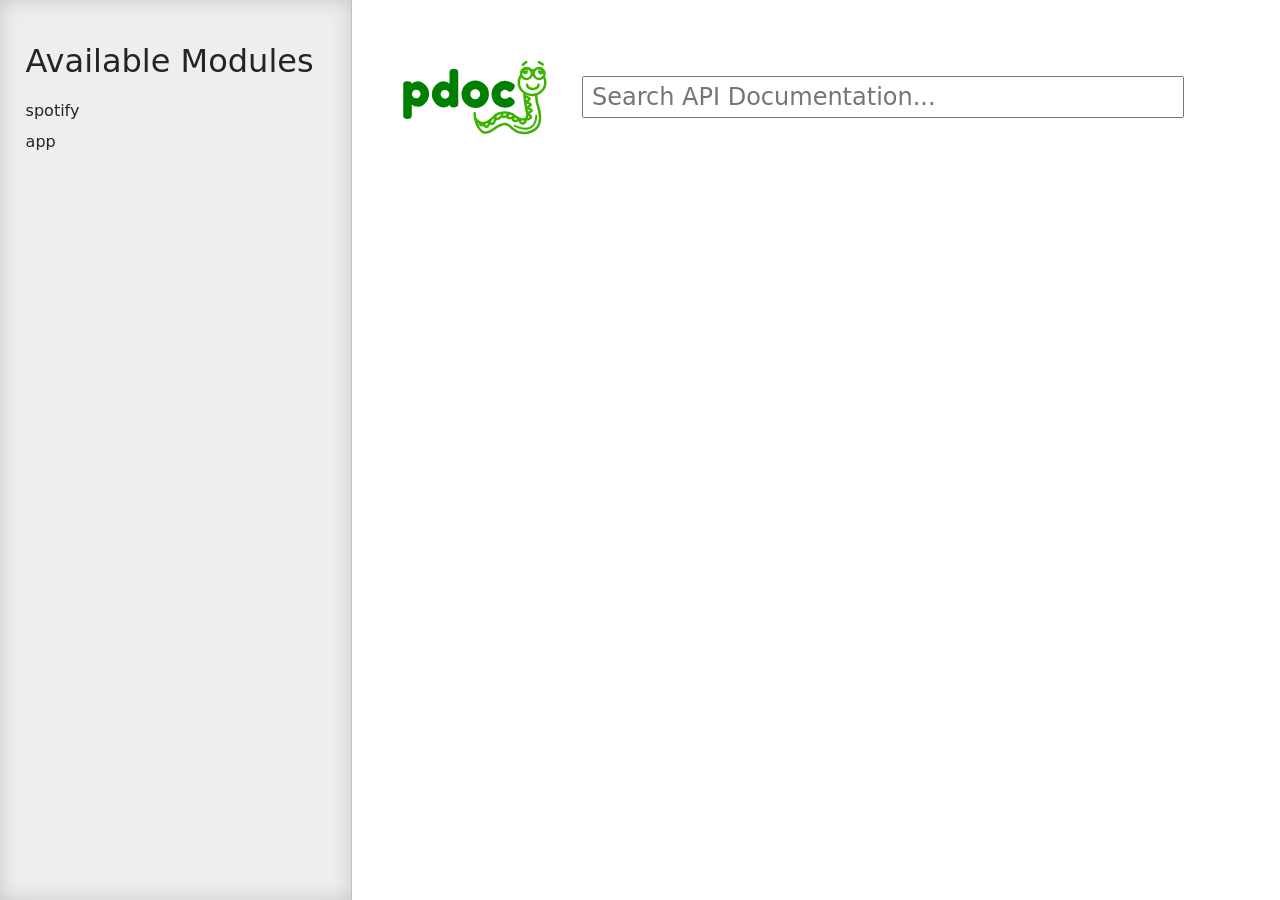
<file: docs/index.html>
<!doctype html>
<html lang="en">
<head>
    <meta charset="utf-8">
    <meta name="viewport" content="width=device-width, initial-scale=1">
    <meta name="generator" content="pdoc 15.0.1"/>
    <title>Module List &ndash; pdoc 15.0.1</title>

    <style>/*! * Bootstrap Reboot v5.0.0 (https://getbootstrap.com/) * Copyright 2011-2021 The Bootstrap Authors * Copyright 2011-2021 Twitter, Inc. * Licensed under MIT (https://github.com/twbs/bootstrap/blob/main/LICENSE) * Forked from Normalize.css, licensed MIT (https://github.com/necolas/normalize.css/blob/master/LICENSE.md) */*,::after,::before{box-sizing:border-box}@media (prefers-reduced-motion:no-preference){:root{scroll-behavior:smooth}}body{margin:0;font-family:system-ui,-apple-system,"Segoe UI",Roboto,"Helvetica Neue",Arial,"Noto Sans","Liberation Sans",sans-serif,"Apple Color Emoji","Segoe UI Emoji","Segoe UI Symbol","Noto Color Emoji";font-size:1rem;font-weight:400;line-height:1.5;color:#212529;background-color:#fff;-webkit-text-size-adjust:100%;-webkit-tap-highlight-color:transparent}hr{margin:1rem 0;color:inherit;background-color:currentColor;border:0;opacity:.25}hr:not([size]){height:1px}h1,h2,h3,h4,h5,h6{margin-top:0;margin-bottom:.5rem;font-weight:500;line-height:1.2}h1{font-size:calc(1.375rem + 1.5vw)}@media (min-width:1200px){h1{font-size:2.5rem}}h2{font-size:calc(1.325rem + .9vw)}@media (min-width:1200px){h2{font-size:2rem}}h3{font-size:calc(1.3rem + .6vw)}@media (min-width:1200px){h3{font-size:1.75rem}}h4{font-size:calc(1.275rem + .3vw)}@media (min-width:1200px){h4{font-size:1.5rem}}h5{font-size:1.25rem}h6{font-size:1rem}p{margin-top:0;margin-bottom:1rem}abbr[data-bs-original-title],abbr[title]{-webkit-text-decoration:underline dotted;text-decoration:underline dotted;cursor:help;-webkit-text-decoration-skip-ink:none;text-decoration-skip-ink:none}address{margin-bottom:1rem;font-style:normal;line-height:inherit}ol,ul{padding-left:2rem}dl,ol,ul{margin-top:0;margin-bottom:1rem}ol ol,ol ul,ul ol,ul ul{margin-bottom:0}dt{font-weight:700}dd{margin-bottom:.5rem;margin-left:0}blockquote{margin:0 0 1rem}b,strong{font-weight:bolder}small{font-size:.875em}mark{padding:.2em;background-color:#fcf8e3}sub,sup{position:relative;font-size:.75em;line-height:0;vertical-align:baseline}sub{bottom:-.25em}sup{top:-.5em}a{color:#0d6efd;text-decoration:underline}a:hover{color:#0a58ca}a:not([href]):not([class]),a:not([href]):not([class]):hover{color:inherit;text-decoration:none}code,kbd,pre,samp{font-family:SFMono-Regular,Menlo,Monaco,Consolas,"Liberation Mono","Courier New",monospace;font-size:1em;direction:ltr;unicode-bidi:bidi-override}pre{display:block;margin-top:0;margin-bottom:1rem;overflow:auto;font-size:.875em}pre code{font-size:inherit;color:inherit;word-break:normal}code{font-size:.875em;color:#d63384;word-wrap:break-word}a>code{color:inherit}kbd{padding:.2rem .4rem;font-size:.875em;color:#fff;background-color:#212529;border-radius:.2rem}kbd kbd{padding:0;font-size:1em;font-weight:700}figure{margin:0 0 1rem}img,svg{vertical-align:middle}table{caption-side:bottom;border-collapse:collapse}caption{padding-top:.5rem;padding-bottom:.5rem;color:#6c757d;text-align:left}th{text-align:inherit;text-align:-webkit-match-parent}tbody,td,tfoot,th,thead,tr{border-color:inherit;border-style:solid;border-width:0}label{display:inline-block}button{border-radius:0}button:focus:not(:focus-visible){outline:0}button,input,optgroup,select,textarea{margin:0;font-family:inherit;font-size:inherit;line-height:inherit}button,select{text-transform:none}[role=button]{cursor:pointer}select{word-wrap:normal}select:disabled{opacity:1}[list]::-webkit-calendar-picker-indicator{display:none}[type=button],[type=reset],[type=submit],button{-webkit-appearance:button}[type=button]:not(:disabled),[type=reset]:not(:disabled),[type=submit]:not(:disabled),button:not(:disabled){cursor:pointer}::-moz-focus-inner{padding:0;border-style:none}textarea{resize:vertical}fieldset{min-width:0;padding:0;margin:0;border:0}legend{float:left;width:100%;padding:0;margin-bottom:.5rem;font-size:calc(1.275rem + .3vw);line-height:inherit}@media (min-width:1200px){legend{font-size:1.5rem}}legend+*{clear:left}::-webkit-datetime-edit-day-field,::-webkit-datetime-edit-fields-wrapper,::-webkit-datetime-edit-hour-field,::-webkit-datetime-edit-minute,::-webkit-datetime-edit-month-field,::-webkit-datetime-edit-text,::-webkit-datetime-edit-year-field{padding:0}::-webkit-inner-spin-button{height:auto}[type=search]{outline-offset:-2px;-webkit-appearance:textfield}::-webkit-search-decoration{-webkit-appearance:none}::-webkit-color-swatch-wrapper{padding:0}::file-selector-button{font:inherit}::-webkit-file-upload-button{font:inherit;-webkit-appearance:button}output{display:inline-block}iframe{border:0}summary{display:list-item;cursor:pointer}progress{vertical-align:baseline}[hidden]{display:none!important}</style>
    <style>/*! syntax-highlighting.css */pre{line-height:125%;}span.linenos{color:inherit; background-color:transparent; padding-left:5px; padding-right:20px;}.pdoc-code .hll{background-color:#ffffcc}.pdoc-code{background:#f8f8f8;}.pdoc-code .c{color:#3D7B7B; font-style:italic}.pdoc-code .err{border:1px solid #FF0000}.pdoc-code .k{color:#008000; font-weight:bold}.pdoc-code .o{color:#666666}.pdoc-code .ch{color:#3D7B7B; font-style:italic}.pdoc-code .cm{color:#3D7B7B; font-style:italic}.pdoc-code .cp{color:#9C6500}.pdoc-code .cpf{color:#3D7B7B; font-style:italic}.pdoc-code .c1{color:#3D7B7B; font-style:italic}.pdoc-code .cs{color:#3D7B7B; font-style:italic}.pdoc-code .gd{color:#A00000}.pdoc-code .ge{font-style:italic}.pdoc-code .gr{color:#E40000}.pdoc-code .gh{color:#000080; font-weight:bold}.pdoc-code .gi{color:#008400}.pdoc-code .go{color:#717171}.pdoc-code .gp{color:#000080; font-weight:bold}.pdoc-code .gs{font-weight:bold}.pdoc-code .gu{color:#800080; font-weight:bold}.pdoc-code .gt{color:#0044DD}.pdoc-code .kc{color:#008000; font-weight:bold}.pdoc-code .kd{color:#008000; font-weight:bold}.pdoc-code .kn{color:#008000; font-weight:bold}.pdoc-code .kp{color:#008000}.pdoc-code .kr{color:#008000; font-weight:bold}.pdoc-code .kt{color:#B00040}.pdoc-code .m{color:#666666}.pdoc-code .s{color:#BA2121}.pdoc-code .na{color:#687822}.pdoc-code .nb{color:#008000}.pdoc-code .nc{color:#0000FF; font-weight:bold}.pdoc-code .no{color:#880000}.pdoc-code .nd{color:#AA22FF}.pdoc-code .ni{color:#717171; font-weight:bold}.pdoc-code .ne{color:#CB3F38; font-weight:bold}.pdoc-code .nf{color:#0000FF}.pdoc-code .nl{color:#767600}.pdoc-code .nn{color:#0000FF; font-weight:bold}.pdoc-code .nt{color:#008000; font-weight:bold}.pdoc-code .nv{color:#19177C}.pdoc-code .ow{color:#AA22FF; font-weight:bold}.pdoc-code .w{color:#bbbbbb}.pdoc-code .mb{color:#666666}.pdoc-code .mf{color:#666666}.pdoc-code .mh{color:#666666}.pdoc-code .mi{color:#666666}.pdoc-code .mo{color:#666666}.pdoc-code .sa{color:#BA2121}.pdoc-code .sb{color:#BA2121}.pdoc-code .sc{color:#BA2121}.pdoc-code .dl{color:#BA2121}.pdoc-code .sd{color:#BA2121; font-style:italic}.pdoc-code .s2{color:#BA2121}.pdoc-code .se{color:#AA5D1F; font-weight:bold}.pdoc-code .sh{color:#BA2121}.pdoc-code .si{color:#A45A77; font-weight:bold}.pdoc-code .sx{color:#008000}.pdoc-code .sr{color:#A45A77}.pdoc-code .s1{color:#BA2121}.pdoc-code .ss{color:#19177C}.pdoc-code .bp{color:#008000}.pdoc-code .fm{color:#0000FF}.pdoc-code .vc{color:#19177C}.pdoc-code .vg{color:#19177C}.pdoc-code .vi{color:#19177C}.pdoc-code .vm{color:#19177C}.pdoc-code .il{color:#666666}</style>
    <style>/*! theme.css */:root{--pdoc-background:#fff;}.pdoc{--text:#212529;--muted:#6c757d;--link:#3660a5;--link-hover:#1659c5;--code:#f8f8f8;--active:#fff598;--accent:#eee;--accent2:#c1c1c1;--nav-hover:rgba(255, 255, 255, 0.5);--name:#0066BB;--def:#008800;--annotation:#007020;}</style>
    <style>/*! layout.css */html, body{width:100%;height:100%;}html, main{scroll-behavior:smooth;}body{background-color:var(--pdoc-background);}@media (max-width:769px){#navtoggle{cursor:pointer;position:absolute;width:50px;height:40px;top:1rem;right:1rem;border-color:var(--text);color:var(--text);display:flex;opacity:0.8;z-index:999;}#navtoggle:hover{opacity:1;}#togglestate + div{display:none;}#togglestate:checked + div{display:inherit;}main, header{padding:2rem 3vw;}header + main{margin-top:-3rem;}.git-button{display:none !important;}nav input[type="search"]{max-width:77%;}nav input[type="search"]:first-child{margin-top:-6px;}nav input[type="search"]:valid ~ *{display:none !important;}}@media (min-width:770px){:root{--sidebar-width:clamp(12.5rem, 28vw, 22rem);}nav{position:fixed;overflow:auto;height:100vh;width:var(--sidebar-width);}main, header{padding:3rem 2rem 3rem calc(var(--sidebar-width) + 3rem);width:calc(54rem + var(--sidebar-width));max-width:100%;}header + main{margin-top:-4rem;}#navtoggle{display:none;}}#togglestate{position:absolute;height:0;opacity:0;}nav.pdoc{--pad:clamp(0.5rem, 2vw, 1.75rem);--indent:1.5rem;background-color:var(--accent);border-right:1px solid var(--accent2);box-shadow:0 0 20px rgba(50, 50, 50, .2) inset;padding:0 0 0 var(--pad);overflow-wrap:anywhere;scrollbar-width:thin; scrollbar-color:var(--accent2) transparent; z-index:1}nav.pdoc::-webkit-scrollbar{width:.4rem; }nav.pdoc::-webkit-scrollbar-thumb{background-color:var(--accent2); }nav.pdoc > div{padding:var(--pad) 0;}nav.pdoc .module-list-button{display:inline-flex;align-items:center;color:var(--text);border-color:var(--muted);margin-bottom:1rem;}nav.pdoc .module-list-button:hover{border-color:var(--text);}nav.pdoc input[type=search]{display:block;outline-offset:0;width:calc(100% - var(--pad));}nav.pdoc .logo{max-width:calc(100% - var(--pad));max-height:35vh;display:block;margin:0 auto 1rem;transform:translate(calc(-.5 * var(--pad)), 0);}nav.pdoc ul{list-style:none;padding-left:0;}nav.pdoc > div > ul{margin-left:calc(0px - var(--pad));}nav.pdoc li a{padding:.2rem 0 .2rem calc(var(--pad) + var(--indent));}nav.pdoc > div > ul > li > a{padding-left:var(--pad);}nav.pdoc li{transition:all 100ms;}nav.pdoc li:hover{background-color:var(--nav-hover);}nav.pdoc a, nav.pdoc a:hover{color:var(--text);}nav.pdoc a{display:block;}nav.pdoc > h2:first-of-type{margin-top:1.5rem;}nav.pdoc .class:before{content:"class ";color:var(--muted);}nav.pdoc .function:after{content:"()";color:var(--muted);}nav.pdoc footer:before{content:"";display:block;width:calc(100% - var(--pad));border-top:solid var(--accent2) 1px;margin-top:1.5rem;padding-top:.5rem;}nav.pdoc footer{font-size:small;}</style>
    <style>/*! content.css */.pdoc{color:var(--text);box-sizing:border-box;line-height:1.5;background:none;}.pdoc .pdoc-button{cursor:pointer;display:inline-block;border:solid black 1px;border-radius:2px;font-size:.75rem;padding:calc(0.5em - 1px) 1em;transition:100ms all;}.pdoc .alert{padding:1rem 1rem 1rem calc(1.5rem + 24px);border:1px solid transparent;border-radius:.25rem;background-repeat:no-repeat;background-position:.75rem center;margin-bottom:1rem;}.pdoc .alert > em{display:none;}.pdoc .alert > *:last-child{margin-bottom:0;}.pdoc .alert.note {color:#084298;background-color:#cfe2ff;border-color:#b6d4fe;background-image:url("data:image/svg+xml,%3Csvg%20xmlns%3D%22http%3A//www.w3.org/2000/svg%22%20width%3D%2224%22%20height%3D%2224%22%20fill%3D%22%23084298%22%20viewBox%3D%220%200%2016%2016%22%3E%3Cpath%20d%3D%22M8%2016A8%208%200%201%200%208%200a8%208%200%200%200%200%2016zm.93-9.412-1%204.705c-.07.34.029.533.304.533.194%200%20.487-.07.686-.246l-.088.416c-.287.346-.92.598-1.465.598-.703%200-1.002-.422-.808-1.319l.738-3.468c.064-.293.006-.399-.287-.47l-.451-.081.082-.381%202.29-.287zM8%205.5a1%201%200%201%201%200-2%201%201%200%200%201%200%202z%22/%3E%3C/svg%3E");}.pdoc .alert.warning{color:#664d03;background-color:#fff3cd;border-color:#ffecb5;background-image:url("data:image/svg+xml,%3Csvg%20xmlns%3D%22http%3A//www.w3.org/2000/svg%22%20width%3D%2224%22%20height%3D%2224%22%20fill%3D%22%23664d03%22%20viewBox%3D%220%200%2016%2016%22%3E%3Cpath%20d%3D%22M8.982%201.566a1.13%201.13%200%200%200-1.96%200L.165%2013.233c-.457.778.091%201.767.98%201.767h13.713c.889%200%201.438-.99.98-1.767L8.982%201.566zM8%205c.535%200%20.954.462.9.995l-.35%203.507a.552.552%200%200%201-1.1%200L7.1%205.995A.905.905%200%200%201%208%205zm.002%206a1%201%200%201%201%200%202%201%201%200%200%201%200-2z%22/%3E%3C/svg%3E");}.pdoc .alert.danger{color:#842029;background-color:#f8d7da;border-color:#f5c2c7;background-image:url("data:image/svg+xml,%3Csvg%20xmlns%3D%22http%3A//www.w3.org/2000/svg%22%20width%3D%2224%22%20height%3D%2224%22%20fill%3D%22%23842029%22%20viewBox%3D%220%200%2016%2016%22%3E%3Cpath%20d%3D%22M5.52.359A.5.5%200%200%201%206%200h4a.5.5%200%200%201%20.474.658L8.694%206H12.5a.5.5%200%200%201%20.395.807l-7%209a.5.5%200%200%201-.873-.454L6.823%209.5H3.5a.5.5%200%200%201-.48-.641l2.5-8.5z%22/%3E%3C/svg%3E");}.pdoc .visually-hidden{position:absolute !important;width:1px !important;height:1px !important;padding:0 !important;margin:-1px !important;overflow:hidden !important;clip:rect(0, 0, 0, 0) !important;white-space:nowrap !important;border:0 !important;}.pdoc h1, .pdoc h2, .pdoc h3{font-weight:300;margin:.3em 0;padding:.2em 0;}.pdoc > section:not(.module-info) h1{font-size:1.5rem;font-weight:500;}.pdoc > section:not(.module-info) h2{font-size:1.4rem;font-weight:500;}.pdoc > section:not(.module-info) h3{font-size:1.3rem;font-weight:500;}.pdoc > section:not(.module-info) h4{font-size:1.2rem;}.pdoc > section:not(.module-info) h5{font-size:1.1rem;}.pdoc a{text-decoration:none;color:var(--link);}.pdoc a:hover{color:var(--link-hover);}.pdoc blockquote{margin-left:2rem;}.pdoc pre{border-top:1px solid var(--accent2);border-bottom:1px solid var(--accent2);margin-top:0;margin-bottom:1em;padding:.5rem 0 .5rem .5rem;overflow-x:auto;background-color:var(--code);}.pdoc code{color:var(--text);padding:.2em .4em;margin:0;font-size:85%;background-color:var(--accent);border-radius:6px;}.pdoc a > code{color:inherit;}.pdoc pre > code{display:inline-block;font-size:inherit;background:none;border:none;padding:0;}.pdoc > section:not(.module-info){margin-bottom:1.5rem;}.pdoc .modulename{margin-top:0;font-weight:bold;}.pdoc .modulename a{color:var(--link);transition:100ms all;}.pdoc .git-button{float:right;border:solid var(--link) 1px;}.pdoc .git-button:hover{background-color:var(--link);color:var(--pdoc-background);}.view-source-toggle-state,.view-source-toggle-state ~ .pdoc-code{display:none;}.view-source-toggle-state:checked ~ .pdoc-code{display:block;}.view-source-button{display:inline-block;float:right;font-size:.75rem;line-height:1.5rem;color:var(--muted);padding:0 .4rem 0 1.3rem;cursor:pointer;text-indent:-2px;}.view-source-button > span{visibility:hidden;}.module-info .view-source-button{float:none;display:flex;justify-content:flex-end;margin:-1.2rem .4rem -.2rem 0;}.view-source-button::before{position:absolute;content:"View Source";display:list-item;list-style-type:disclosure-closed;}.view-source-toggle-state:checked ~ .attr .view-source-button::before,.view-source-toggle-state:checked ~ .view-source-button::before{list-style-type:disclosure-open;}.pdoc .docstring{margin-bottom:1.5rem;}.pdoc section:not(.module-info) .docstring{margin-left:clamp(0rem, 5vw - 2rem, 1rem);}.pdoc .docstring .pdoc-code{margin-left:1em;margin-right:1em;}.pdoc h1:target,.pdoc h2:target,.pdoc h3:target,.pdoc h4:target,.pdoc h5:target,.pdoc h6:target,.pdoc .pdoc-code > pre > span:target{background-color:var(--active);box-shadow:-1rem 0 0 0 var(--active);}.pdoc .pdoc-code > pre > span:target{display:block;}.pdoc div:target > .attr,.pdoc section:target > .attr,.pdoc dd:target > a{background-color:var(--active);}.pdoc *{scroll-margin:2rem;}.pdoc .pdoc-code .linenos{user-select:none;}.pdoc .attr:hover{filter:contrast(0.95);}.pdoc section, .pdoc .classattr{position:relative;}.pdoc .headerlink{--width:clamp(1rem, 3vw, 2rem);position:absolute;top:0;left:calc(0rem - var(--width));transition:all 100ms ease-in-out;opacity:0;}.pdoc .headerlink::before{content:"#";display:block;text-align:center;width:var(--width);height:2.3rem;line-height:2.3rem;font-size:1.5rem;}.pdoc .attr:hover ~ .headerlink,.pdoc *:target > .headerlink,.pdoc .headerlink:hover{opacity:1;}.pdoc .attr{display:block;margin:.5rem 0 .5rem;padding:.4rem .4rem .4rem 1rem;background-color:var(--accent);overflow-x:auto;}.pdoc .classattr{margin-left:2rem;}.pdoc .decorator-deprecated{color:#842029;}.pdoc .decorator-deprecated ~ span{filter:grayscale(1) opacity(0.8);}.pdoc .name{color:var(--name);font-weight:bold;}.pdoc .def{color:var(--def);font-weight:bold;}.pdoc .signature{background-color:transparent;}.pdoc .param, .pdoc .return-annotation{white-space:pre;}.pdoc .signature.multiline .param{display:block;}.pdoc .signature.condensed .param{display:inline-block;}.pdoc .annotation{color:var(--annotation);}.pdoc .view-value-toggle-state,.pdoc .view-value-toggle-state ~ .default_value{display:none;}.pdoc .view-value-toggle-state:checked ~ .default_value{display:inherit;}.pdoc .view-value-button{font-size:.5rem;vertical-align:middle;border-style:dashed;margin-top:-0.1rem;}.pdoc .view-value-button:hover{background:white;}.pdoc .view-value-button::before{content:"show";text-align:center;width:2.2em;display:inline-block;}.pdoc .view-value-toggle-state:checked ~ .view-value-button::before{content:"hide";}.pdoc .inherited{margin-left:2rem;}.pdoc .inherited dt{font-weight:700;}.pdoc .inherited dt, .pdoc .inherited dd{display:inline;margin-left:0;margin-bottom:.5rem;}.pdoc .inherited dd:not(:last-child):after{content:", ";}.pdoc .inherited .class:before{content:"class ";}.pdoc .inherited .function a:after{content:"()";}.pdoc .search-result .docstring{overflow:auto;max-height:25vh;}.pdoc .search-result.focused > .attr{background-color:var(--active);}.pdoc .attribution{margin-top:2rem;display:block;opacity:0.5;transition:all 200ms;filter:grayscale(100%);}.pdoc .attribution:hover{opacity:1;filter:grayscale(0%);}.pdoc .attribution img{margin-left:5px;height:35px;vertical-align:middle;width:70px;transition:all 200ms;}.pdoc table{display:block;width:max-content;max-width:100%;overflow:auto;margin-bottom:1rem;}.pdoc table th{font-weight:600;}.pdoc table th, .pdoc table td{padding:6px 13px;border:1px solid var(--accent2);}</style>
    <style>/*! custom.css */</style>
    <style>header.pdoc{display:flex;align-items:center;flex-wrap:wrap;}header.pdoc img{max-width:200px;max-height:75px;padding-right:2rem;}header.pdoc input[type=search]{outline-offset:0;font-size:1.5rem;min-width:60%;flex-grow:1;padding-left:.5rem;margin:1.75rem 0;}</style></head>
<body>
    <nav class="pdoc">
        <label id="navtoggle" for="togglestate" class="pdoc-button"><svg xmlns='http://www.w3.org/2000/svg' viewBox='0 0 30 30'><path stroke-linecap='round' stroke="currentColor" stroke-miterlimit='10' stroke-width='2' d='M4 7h22M4 15h22M4 23h22'/></svg></label>
        <input id="togglestate" type="checkbox" aria-hidden="true" tabindex="-1">
        <div>    <h2>Available Modules</h2>
    <ul>
            <li><a href="spotify.html">spotify</a></li>
            <li><a href="app.html">app</a></li>
    </ul>
</div>
    </nav>
    <header class="pdoc">
                <a href="https://pdoc.dev">
                    <img src="data:image/svg+xml,%3Csvg%20xmlns%3D%22http%3A//www.w3.org/2000/svg%22%20role%3D%22img%22%20aria-label%3D%22pdoc%20logo%22%20width%3D%22300%22%20height%3D%22150%22%20viewBox%3D%22-1%200%2060%2030%22%3E%3Ctitle%3Epdoc%3C/title%3E%3Cpath%20d%3D%22M29.621%2021.293c-.011-.273-.214-.475-.511-.481a.5.5%200%200%200-.489.503l-.044%201.393c-.097.551-.695%201.215-1.566%201.704-.577.428-1.306.486-2.193.182-1.426-.617-2.467-1.654-3.304-2.487l-.173-.172a3.43%203.43%200%200%200-.365-.306.49.49%200%200%200-.286-.196c-1.718-1.06-4.931-1.47-7.353.191l-.219.15c-1.707%201.187-3.413%202.131-4.328%201.03-.02-.027-.49-.685-.141-1.763.233-.721.546-2.408.772-4.076.042-.09.067-.187.046-.288.166-1.347.277-2.625.241-3.351%201.378-1.008%202.271-2.586%202.271-4.362%200-.976-.272-1.935-.788-2.774-.057-.094-.122-.18-.184-.268.033-.167.052-.339.052-.516%200-1.477-1.202-2.679-2.679-2.679-.791%200-1.496.352-1.987.9a6.3%206.3%200%200%200-1.001.029c-.492-.564-1.207-.929-2.012-.929-1.477%200-2.679%201.202-2.679%202.679A2.65%202.65%200%200%200%20.97%206.554c-.383.747-.595%201.572-.595%202.41%200%202.311%201.507%204.29%203.635%205.107-.037.699-.147%202.27-.423%203.294l-.137.461c-.622%202.042-2.515%208.257%201.727%2010.643%201.614.908%203.06%201.248%204.317%201.248%202.665%200%204.492-1.524%205.322-2.401%201.476-1.559%202.886-1.854%206.491.82%201.877%201.393%203.514%201.753%204.861%201.068%202.223-1.713%202.811-3.867%203.399-6.374.077-.846.056-1.469.054-1.537zm-4.835%204.313c-.054.305-.156.586-.242.629-.034-.007-.131-.022-.307-.157-.145-.111-.314-.478-.456-.908.221.121.432.25.675.355.115.039.219.051.33.081zm-2.251-1.238c-.05.33-.158.648-.252.694-.022.001-.125-.018-.307-.157-.217-.166-.488-.906-.639-1.573.358.344.754.693%201.198%201.036zm-3.887-2.337c-.006-.116-.018-.231-.041-.342.635.145%201.189.368%201.599.625.097.231.166.481.174.642-.03.049-.055.101-.067.158-.046.013-.128.026-.298.004-.278-.037-.901-.57-1.367-1.087zm-1.127-.497c.116.306.176.625.12.71-.019.014-.117.045-.345.016-.206-.027-.604-.332-.986-.695.41-.051.816-.056%201.211-.031zm-4.535%201.535c.209.22.379.47.358.598-.006.041-.088.138-.351.234-.144.055-.539-.063-.979-.259a11.66%2011.66%200%200%200%20.972-.573zm.983-.664c.359-.237.738-.418%201.126-.554.25.237.479.548.457.694-.006.042-.087.138-.351.235-.174.064-.694-.105-1.232-.375zm-3.381%201.794c-.022.145-.061.29-.149.401-.133.166-.358.248-.69.251h-.002c-.133%200-.306-.26-.45-.621.417.091.854.07%201.291-.031zm-2.066-8.077a4.78%204.78%200%200%201-.775-.584c.172-.115.505-.254.88-.378l-.105.962zm-.331%202.302a10.32%2010.32%200%200%201-.828-.502c.202-.143.576-.328.984-.49l-.156.992zm-.45%202.157l-.701-.403c.214-.115.536-.249.891-.376a11.57%2011.57%200%200%201-.19.779zm-.181%201.716c.064.398.194.702.298.893-.194-.051-.435-.162-.736-.398.061-.119.224-.3.438-.495zM8.87%204.141c0%20.152-.123.276-.276.276s-.275-.124-.275-.276.123-.276.276-.276.275.124.275.276zm-.735-.389a1.15%201.15%200%200%200-.314.783%201.16%201.16%200%200%200%201.162%201.162c.457%200%20.842-.27%201.032-.653.026.117.042.238.042.362a1.68%201.68%200%200%201-1.679%201.679%201.68%201.68%200%200%201-1.679-1.679c0-.843.626-1.535%201.436-1.654zM5.059%205.406A1.68%201.68%200%200%201%203.38%207.085a1.68%201.68%200%200%201-1.679-1.679c0-.037.009-.072.011-.109.21.3.541.508.935.508a1.16%201.16%200%200%200%201.162-1.162%201.14%201.14%200%200%200-.474-.912c.015%200%20.03-.005.045-.005.926.001%201.679.754%201.679%201.68zM3.198%204.141c0%20.152-.123.276-.276.276s-.275-.124-.275-.276.123-.276.276-.276.275.124.275.276zM1.375%208.964c0-.52.103-1.035.288-1.52.466.394%201.06.64%201.717.64%201.144%200%202.116-.725%202.499-1.738.383%201.012%201.355%201.738%202.499%201.738.867%200%201.631-.421%202.121-1.062.307.605.478%201.267.478%201.942%200%202.486-2.153%204.51-4.801%204.51s-4.801-2.023-4.801-4.51zm24.342%2019.349c-.985.498-2.267.168-3.813-.979-3.073-2.281-5.453-3.199-7.813-.705-1.315%201.391-4.163%203.365-8.423.97-3.174-1.786-2.239-6.266-1.261-9.479l.146-.492c.276-1.02.395-2.457.444-3.268a6.11%206.11%200%200%200%201.18.115%206.01%206.01%200%200%200%202.536-.562l-.006.175c-.802.215-1.848.612-2.021%201.25-.079.295.021.601.274.837.219.203.415.364.598.501-.667.304-1.243.698-1.311%201.179-.02.144-.022.507.393.787.213.144.395.26.564.365-1.285.521-1.361.96-1.381%201.126-.018.142-.011.496.427.746l.854.489c-.473.389-.971.914-.999%201.429-.018.278.095.532.316.713.675.556%201.231.721%201.653.721.059%200%20.104-.014.158-.02.207.707.641%201.64%201.513%201.64h.013c.8-.008%201.236-.345%201.462-.626.173-.216.268-.457.325-.692.424.195.93.374%201.372.374.151%200%20.294-.021.423-.068.732-.27.944-.704.993-1.021.009-.061.003-.119.002-.179.266.086.538.147.789.147.15%200%20.294-.021.423-.069.542-.2.797-.489.914-.754.237.147.478.258.704.288.106.014.205.021.296.021.356%200%20.595-.101.767-.229.438.435%201.094.992%201.656%201.067.106.014.205.021.296.021a1.56%201.56%200%200%200%20.323-.035c.17.575.453%201.289.866%201.605.358.273.665.362.914.362a.99.99%200%200%200%20.421-.093%201.03%201.03%200%200%200%20.245-.164c.168.428.39.846.68%201.068.358.273.665.362.913.362a.99.99%200%200%200%20.421-.093c.317-.148.512-.448.639-.762.251.157.495.257.726.257.127%200%20.25-.024.37-.071.427-.17.706-.617.841-1.314.022-.015.047-.022.068-.038.067-.051.133-.104.196-.159-.443%201.486-1.107%202.761-2.086%203.257zM8.66%209.925a.5.5%200%201%200-1%200c0%20.653-.818%201.205-1.787%201.205s-1.787-.552-1.787-1.205a.5.5%200%201%200-1%200c0%201.216%201.25%202.205%202.787%202.205s2.787-.989%202.787-2.205zm4.4%2015.965l-.208.097c-2.661%201.258-4.708%201.436-6.086.527-1.542-1.017-1.88-3.19-1.844-4.198a.4.4%200%200%200-.385-.414c-.242-.029-.406.164-.414.385-.046%201.249.367%203.686%202.202%204.896.708.467%201.547.7%202.51.7%201.248%200%202.706-.392%204.362-1.174l.185-.086a.4.4%200%200%200%20.205-.527c-.089-.204-.326-.291-.527-.206zM9.547%202.292c.093.077.205.114.317.114a.5.5%200%200%200%20.318-.886L8.817.397a.5.5%200%200%200-.703.068.5.5%200%200%200%20.069.703l1.364%201.124zm-7.661-.065c.086%200%20.173-.022.253-.068l1.523-.893a.5.5%200%200%200-.506-.863l-1.523.892a.5.5%200%200%200-.179.685c.094.158.261.247.432.247z%22%20transform%3D%22matrix%28-1%200%200%201%2058%200%29%22%20fill%3D%22%233bb300%22/%3E%3Cpath%20d%3D%22M.3%2021.86V10.18q0-.46.02-.68.04-.22.18-.5.28-.54%201.34-.54%201.06%200%201.42.28.38.26.44.78.76-1.04%202.38-1.04%201.64%200%203.1%201.54%201.46%201.54%201.46%203.58%200%202.04-1.46%203.58-1.44%201.54-3.08%201.54-1.64%200-2.38-.92v4.04q0%20.46-.04.68-.02.22-.18.5-.14.3-.5.42-.36.12-.98.12-.62%200-1-.12-.36-.12-.52-.4-.14-.28-.18-.5-.02-.22-.02-.68zm3.96-9.42q-.46.54-.46%201.18%200%20.64.46%201.18.48.52%201.2.52.74%200%201.24-.52.52-.52.52-1.18%200-.66-.48-1.18-.48-.54-1.26-.54-.76%200-1.22.54zm14.741-8.36q.16-.3.54-.42.38-.12%201-.12.64%200%201.02.12.38.12.52.42.16.3.18.54.04.22.04.68v11.94q0%20.46-.04.7-.02.22-.18.5-.3.54-1.7.54-1.38%200-1.54-.98-.84.96-2.34.96-1.8%200-3.28-1.56-1.48-1.58-1.48-3.66%200-2.1%201.48-3.68%201.5-1.58%203.28-1.58%201.48%200%202.3%201v-4.2q0-.46.02-.68.04-.24.18-.52zm-3.24%2010.86q.52.54%201.26.54.74%200%201.22-.54.5-.54.5-1.18%200-.66-.48-1.22-.46-.56-1.26-.56-.8%200-1.28.56-.48.54-.48%201.2%200%20.66.52%201.2zm7.833-1.2q0-2.4%201.68-3.96%201.68-1.56%203.84-1.56%202.16%200%203.82%201.56%201.66%201.54%201.66%203.94%200%201.66-.86%202.96-.86%201.28-2.1%201.9-1.22.6-2.54.6-1.32%200-2.56-.64-1.24-.66-2.1-1.92-.84-1.28-.84-2.88zm4.18%201.44q.64.48%201.3.48.66%200%201.32-.5.66-.5.66-1.48%200-.98-.62-1.46-.62-.48-1.34-.48-.72%200-1.34.5-.62.5-.62%201.48%200%20.96.64%201.46zm11.412-1.44q0%20.84.56%201.32.56.46%201.18.46.64%200%201.18-.36.56-.38.9-.38.6%200%201.46%201.06.46.58.46%201.04%200%20.76-1.1%201.42-1.14.8-2.8.8-1.86%200-3.58-1.34-.82-.64-1.34-1.7-.52-1.08-.52-2.36%200-1.3.52-2.34.52-1.06%201.34-1.7%201.66-1.32%203.54-1.32.76%200%201.48.22.72.2%201.06.4l.32.2q.36.24.56.38.52.4.52.92%200%20.5-.42%201.14-.72%201.1-1.38%201.1-.38%200-1.08-.44-.36-.34-1.04-.34-.66%200-1.24.48-.58.48-.58%201.34z%22%20fill%3D%22green%22/%3E%3C/svg%3E"
                         alt="pdoc"/>
                </a>
            <input type="search" placeholder="Search API Documentation..." aria-label="search box">
    </header>
    <main class="pdoc"></main>
<script>
    function escapeHTML(html) {
        return document.createElement('div').appendChild(document.createTextNode(html)).parentNode.innerHTML;
    }

    const originalContent = document.querySelector("main.pdoc");
    let currentContent = originalContent;

    function setContent(innerHTML) {
        let elem;
        if (innerHTML) {
            elem = document.createElement("main");
            elem.classList.add("pdoc");
            elem.innerHTML = innerHTML;
        } else {
            elem = originalContent;
        }
        if (currentContent !== elem) {
            currentContent.replaceWith(elem);
            currentContent = elem;
        }
    }

    function getSearchTerm() {
        return (new URL(window.location)).searchParams.get("search");
    }

    const searchBox = document.querySelector(".pdoc input[type=search]");
    searchBox.addEventListener("input", function () {
        let url = new URL(window.location);
        if (searchBox.value.trim()) {
            url.hash = "";
            url.searchParams.set("search", searchBox.value);
        } else {
            url.searchParams.delete("search");
        }
        history.replaceState("", "", url.toString());
        onInput();
    });
    window.addEventListener("popstate", onInput);


    let search, searchErr;

    async function initialize() {
        try {
            search = await new Promise((resolve, reject) => {
                const script = document.createElement("script");
                script.type = "text/javascript";
                script.async = true;
                script.onload = () => resolve(window.pdocSearch);
                script.onerror = (e) => reject(e);
                script.src = "search.js";
                document.getElementsByTagName("head")[0].appendChild(script);
            });
        } catch (e) {
            console.error("Cannot fetch pdoc search index");
            searchErr = "Cannot fetch search index.";
        }
        onInput();

        document.querySelector("nav.pdoc").addEventListener("click", e => {
            if (e.target.hash) {
                searchBox.value = "";
                searchBox.dispatchEvent(new Event("input"));
            }
        });
    }

    function onInput() {
        setContent((() => {
            const term = getSearchTerm();
            if (!term) {
                return null
            }
            if (searchErr) {
                return `<h3>Error: ${searchErr}</h3>`
            }
            if (!search) {
                return "<h3>Searching...</h3>"
            }

            window.scrollTo({top: 0, left: 0, behavior: 'auto'});

            const results = search(term);

            let html;
            if (results.length === 0) {
                html = `No search results for '${escapeHTML(term)}'.`
            } else {
                html = `<h4>${results.length} search result${results.length > 1 ? "s" : ""} for '${escapeHTML(term)}'.</h4>`;
            }
            for (let result of results.slice(0, 10)) {
                let doc = result.doc;
                let url = `${doc.modulename.replaceAll(".", "/")}.html`;
                if (doc.qualname) {
                    url += `#${doc.qualname}`;
                }

                let heading;
                switch (result.doc.kind) {
                    case "function":
                        if (doc.fullname.endsWith(".__init__")) {
                            heading = `<span class="name">${doc.fullname.replace(/\.__init__$/, "")}</span>${doc.signature}`;
                        } else {
                            heading = `<span class="def">${doc.funcdef}</span> <span class="name">${doc.fullname}</span>${doc.signature}`;
                        }
                        break;
                    case "class":
                        heading = `<span class="def">class</span> <span class="name">${doc.fullname}</span>`;
                        if (doc.bases)
                            heading += `<wbr>(<span class="base">${doc.bases}</span>)`;
                        heading += `:`;
                        break;
                    case "variable":
                        heading = `<span class="name">${doc.fullname}</span>`;
                        if (doc.annotation)
                            heading += `<span class="annotation">${doc.annotation}</span>`;
                        if (doc.default_value)
                            heading += `<span class="default_value"> = ${doc.default_value}</span>`;
                        break;
                    default:
                        heading = `<span class="name">${doc.fullname}</span>`;
                        break;
                }
                html += `
                        <section class="search-result">
                        <a href="${url}" class="attr ${doc.kind}">${heading}</a>
                        <div class="docstring">${doc.doc}</div>
                        </section>
                    `;

            }
            return html;
        })());
    }

    if (getSearchTerm()) {
        initialize();
        searchBox.value = getSearchTerm();
        onInput();
    } else {
        searchBox.addEventListener("focus", initialize, {once: true});
    }

    searchBox.addEventListener("keydown", e => {
        if (["ArrowDown", "ArrowUp", "Enter"].includes(e.key)) {
            let focused = currentContent.querySelector(".search-result.focused");
            if (!focused) {
                currentContent.querySelector(".search-result").classList.add("focused");
            } else if (
                e.key === "ArrowDown"
                && focused.nextElementSibling
                && focused.nextElementSibling.classList.contains("search-result")
            ) {
                focused.classList.remove("focused");
                focused.nextElementSibling.classList.add("focused");
                focused.nextElementSibling.scrollIntoView({
                    behavior: "smooth",
                    block: "nearest",
                    inline: "nearest"
                });
            } else if (
                e.key === "ArrowUp"
                && focused.previousElementSibling
                && focused.previousElementSibling.classList.contains("search-result")
            ) {
                focused.classList.remove("focused");
                focused.previousElementSibling.classList.add("focused");
                focused.previousElementSibling.scrollIntoView({
                    behavior: "smooth",
                    block: "nearest",
                    inline: "nearest"
                });
            } else if (
                e.key === "Enter"
            ) {
                focused.querySelector("a").click();
            }
        }
    });
</script></body>
</html>
</file>
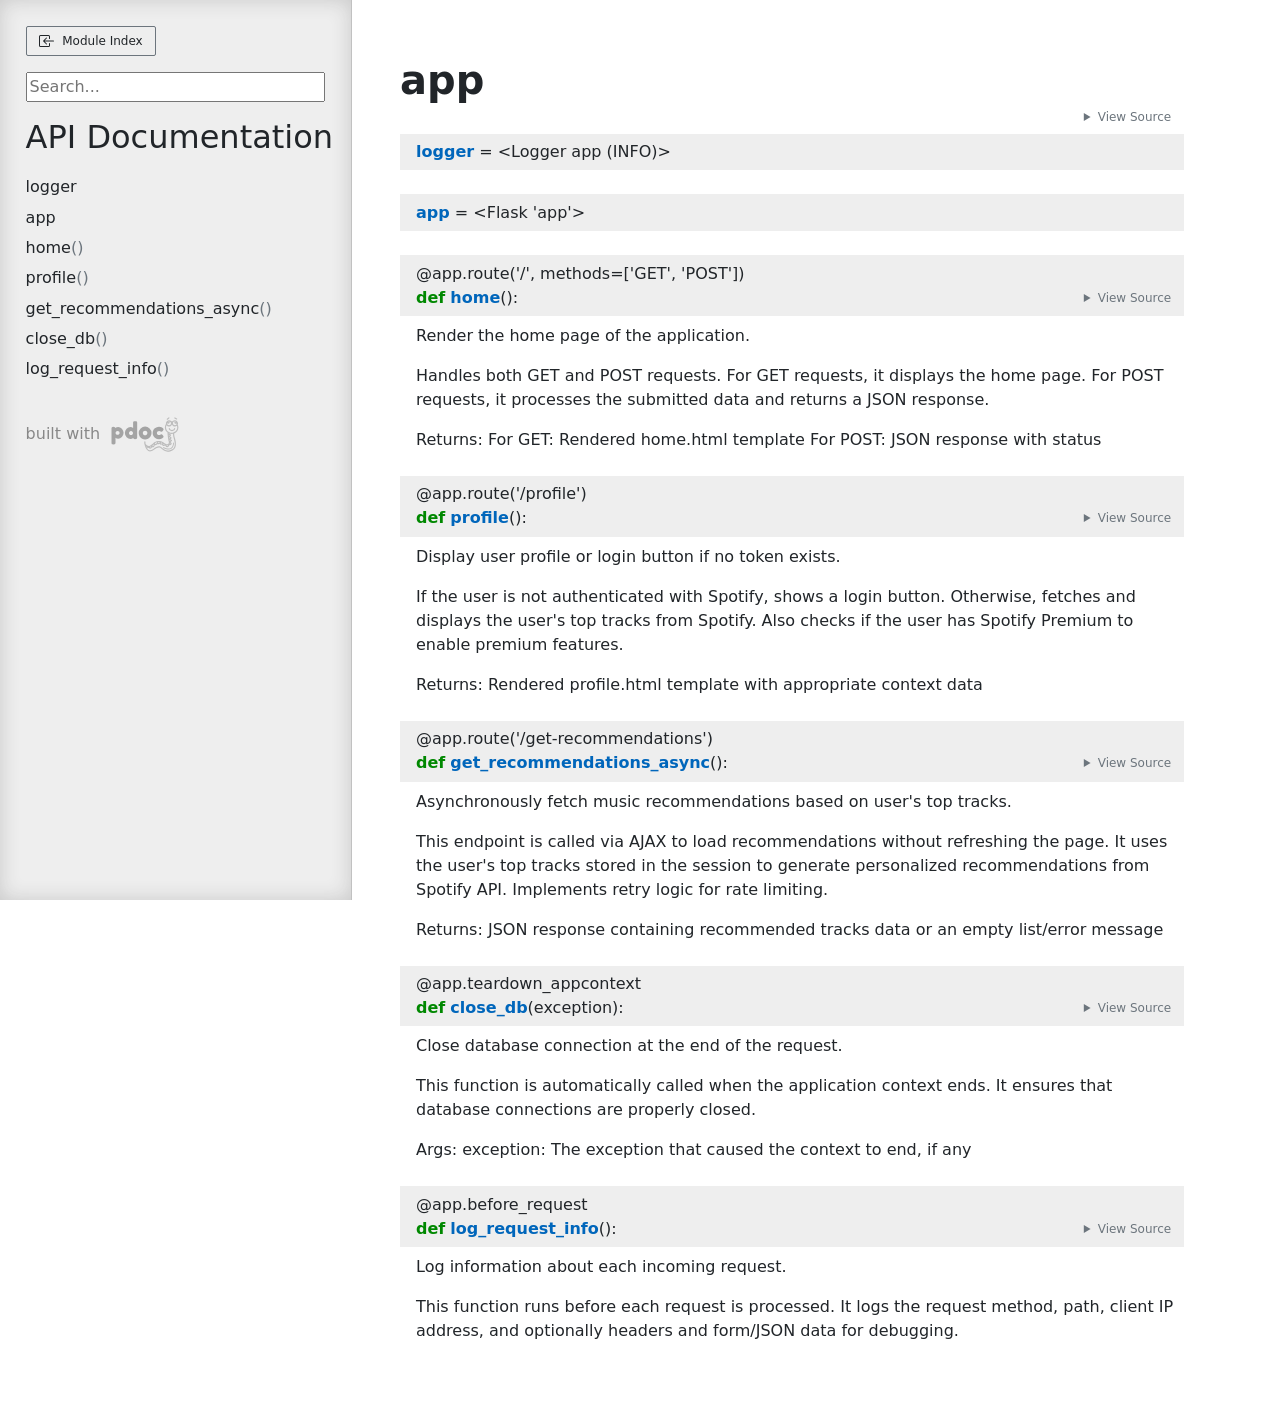
<file: docs/app.html>
<!doctype html>
<html lang="en">
<head>
    <meta charset="utf-8">
    <meta name="viewport" content="width=device-width, initial-scale=1">
    <meta name="generator" content="pdoc 15.0.1"/>
    <title>app API documentation</title>

    <style>/*! * Bootstrap Reboot v5.0.0 (https://getbootstrap.com/) * Copyright 2011-2021 The Bootstrap Authors * Copyright 2011-2021 Twitter, Inc. * Licensed under MIT (https://github.com/twbs/bootstrap/blob/main/LICENSE) * Forked from Normalize.css, licensed MIT (https://github.com/necolas/normalize.css/blob/master/LICENSE.md) */*,::after,::before{box-sizing:border-box}@media (prefers-reduced-motion:no-preference){:root{scroll-behavior:smooth}}body{margin:0;font-family:system-ui,-apple-system,"Segoe UI",Roboto,"Helvetica Neue",Arial,"Noto Sans","Liberation Sans",sans-serif,"Apple Color Emoji","Segoe UI Emoji","Segoe UI Symbol","Noto Color Emoji";font-size:1rem;font-weight:400;line-height:1.5;color:#212529;background-color:#fff;-webkit-text-size-adjust:100%;-webkit-tap-highlight-color:transparent}hr{margin:1rem 0;color:inherit;background-color:currentColor;border:0;opacity:.25}hr:not([size]){height:1px}h1,h2,h3,h4,h5,h6{margin-top:0;margin-bottom:.5rem;font-weight:500;line-height:1.2}h1{font-size:calc(1.375rem + 1.5vw)}@media (min-width:1200px){h1{font-size:2.5rem}}h2{font-size:calc(1.325rem + .9vw)}@media (min-width:1200px){h2{font-size:2rem}}h3{font-size:calc(1.3rem + .6vw)}@media (min-width:1200px){h3{font-size:1.75rem}}h4{font-size:calc(1.275rem + .3vw)}@media (min-width:1200px){h4{font-size:1.5rem}}h5{font-size:1.25rem}h6{font-size:1rem}p{margin-top:0;margin-bottom:1rem}abbr[data-bs-original-title],abbr[title]{-webkit-text-decoration:underline dotted;text-decoration:underline dotted;cursor:help;-webkit-text-decoration-skip-ink:none;text-decoration-skip-ink:none}address{margin-bottom:1rem;font-style:normal;line-height:inherit}ol,ul{padding-left:2rem}dl,ol,ul{margin-top:0;margin-bottom:1rem}ol ol,ol ul,ul ol,ul ul{margin-bottom:0}dt{font-weight:700}dd{margin-bottom:.5rem;margin-left:0}blockquote{margin:0 0 1rem}b,strong{font-weight:bolder}small{font-size:.875em}mark{padding:.2em;background-color:#fcf8e3}sub,sup{position:relative;font-size:.75em;line-height:0;vertical-align:baseline}sub{bottom:-.25em}sup{top:-.5em}a{color:#0d6efd;text-decoration:underline}a:hover{color:#0a58ca}a:not([href]):not([class]),a:not([href]):not([class]):hover{color:inherit;text-decoration:none}code,kbd,pre,samp{font-family:SFMono-Regular,Menlo,Monaco,Consolas,"Liberation Mono","Courier New",monospace;font-size:1em;direction:ltr;unicode-bidi:bidi-override}pre{display:block;margin-top:0;margin-bottom:1rem;overflow:auto;font-size:.875em}pre code{font-size:inherit;color:inherit;word-break:normal}code{font-size:.875em;color:#d63384;word-wrap:break-word}a>code{color:inherit}kbd{padding:.2rem .4rem;font-size:.875em;color:#fff;background-color:#212529;border-radius:.2rem}kbd kbd{padding:0;font-size:1em;font-weight:700}figure{margin:0 0 1rem}img,svg{vertical-align:middle}table{caption-side:bottom;border-collapse:collapse}caption{padding-top:.5rem;padding-bottom:.5rem;color:#6c757d;text-align:left}th{text-align:inherit;text-align:-webkit-match-parent}tbody,td,tfoot,th,thead,tr{border-color:inherit;border-style:solid;border-width:0}label{display:inline-block}button{border-radius:0}button:focus:not(:focus-visible){outline:0}button,input,optgroup,select,textarea{margin:0;font-family:inherit;font-size:inherit;line-height:inherit}button,select{text-transform:none}[role=button]{cursor:pointer}select{word-wrap:normal}select:disabled{opacity:1}[list]::-webkit-calendar-picker-indicator{display:none}[type=button],[type=reset],[type=submit],button{-webkit-appearance:button}[type=button]:not(:disabled),[type=reset]:not(:disabled),[type=submit]:not(:disabled),button:not(:disabled){cursor:pointer}::-moz-focus-inner{padding:0;border-style:none}textarea{resize:vertical}fieldset{min-width:0;padding:0;margin:0;border:0}legend{float:left;width:100%;padding:0;margin-bottom:.5rem;font-size:calc(1.275rem + .3vw);line-height:inherit}@media (min-width:1200px){legend{font-size:1.5rem}}legend+*{clear:left}::-webkit-datetime-edit-day-field,::-webkit-datetime-edit-fields-wrapper,::-webkit-datetime-edit-hour-field,::-webkit-datetime-edit-minute,::-webkit-datetime-edit-month-field,::-webkit-datetime-edit-text,::-webkit-datetime-edit-year-field{padding:0}::-webkit-inner-spin-button{height:auto}[type=search]{outline-offset:-2px;-webkit-appearance:textfield}::-webkit-search-decoration{-webkit-appearance:none}::-webkit-color-swatch-wrapper{padding:0}::file-selector-button{font:inherit}::-webkit-file-upload-button{font:inherit;-webkit-appearance:button}output{display:inline-block}iframe{border:0}summary{display:list-item;cursor:pointer}progress{vertical-align:baseline}[hidden]{display:none!important}</style>
    <style>/*! syntax-highlighting.css */pre{line-height:125%;}span.linenos{color:inherit; background-color:transparent; padding-left:5px; padding-right:20px;}.pdoc-code .hll{background-color:#ffffcc}.pdoc-code{background:#f8f8f8;}.pdoc-code .c{color:#3D7B7B; font-style:italic}.pdoc-code .err{border:1px solid #FF0000}.pdoc-code .k{color:#008000; font-weight:bold}.pdoc-code .o{color:#666666}.pdoc-code .ch{color:#3D7B7B; font-style:italic}.pdoc-code .cm{color:#3D7B7B; font-style:italic}.pdoc-code .cp{color:#9C6500}.pdoc-code .cpf{color:#3D7B7B; font-style:italic}.pdoc-code .c1{color:#3D7B7B; font-style:italic}.pdoc-code .cs{color:#3D7B7B; font-style:italic}.pdoc-code .gd{color:#A00000}.pdoc-code .ge{font-style:italic}.pdoc-code .gr{color:#E40000}.pdoc-code .gh{color:#000080; font-weight:bold}.pdoc-code .gi{color:#008400}.pdoc-code .go{color:#717171}.pdoc-code .gp{color:#000080; font-weight:bold}.pdoc-code .gs{font-weight:bold}.pdoc-code .gu{color:#800080; font-weight:bold}.pdoc-code .gt{color:#0044DD}.pdoc-code .kc{color:#008000; font-weight:bold}.pdoc-code .kd{color:#008000; font-weight:bold}.pdoc-code .kn{color:#008000; font-weight:bold}.pdoc-code .kp{color:#008000}.pdoc-code .kr{color:#008000; font-weight:bold}.pdoc-code .kt{color:#B00040}.pdoc-code .m{color:#666666}.pdoc-code .s{color:#BA2121}.pdoc-code .na{color:#687822}.pdoc-code .nb{color:#008000}.pdoc-code .nc{color:#0000FF; font-weight:bold}.pdoc-code .no{color:#880000}.pdoc-code .nd{color:#AA22FF}.pdoc-code .ni{color:#717171; font-weight:bold}.pdoc-code .ne{color:#CB3F38; font-weight:bold}.pdoc-code .nf{color:#0000FF}.pdoc-code .nl{color:#767600}.pdoc-code .nn{color:#0000FF; font-weight:bold}.pdoc-code .nt{color:#008000; font-weight:bold}.pdoc-code .nv{color:#19177C}.pdoc-code .ow{color:#AA22FF; font-weight:bold}.pdoc-code .w{color:#bbbbbb}.pdoc-code .mb{color:#666666}.pdoc-code .mf{color:#666666}.pdoc-code .mh{color:#666666}.pdoc-code .mi{color:#666666}.pdoc-code .mo{color:#666666}.pdoc-code .sa{color:#BA2121}.pdoc-code .sb{color:#BA2121}.pdoc-code .sc{color:#BA2121}.pdoc-code .dl{color:#BA2121}.pdoc-code .sd{color:#BA2121; font-style:italic}.pdoc-code .s2{color:#BA2121}.pdoc-code .se{color:#AA5D1F; font-weight:bold}.pdoc-code .sh{color:#BA2121}.pdoc-code .si{color:#A45A77; font-weight:bold}.pdoc-code .sx{color:#008000}.pdoc-code .sr{color:#A45A77}.pdoc-code .s1{color:#BA2121}.pdoc-code .ss{color:#19177C}.pdoc-code .bp{color:#008000}.pdoc-code .fm{color:#0000FF}.pdoc-code .vc{color:#19177C}.pdoc-code .vg{color:#19177C}.pdoc-code .vi{color:#19177C}.pdoc-code .vm{color:#19177C}.pdoc-code .il{color:#666666}</style>
    <style>/*! theme.css */:root{--pdoc-background:#fff;}.pdoc{--text:#212529;--muted:#6c757d;--link:#3660a5;--link-hover:#1659c5;--code:#f8f8f8;--active:#fff598;--accent:#eee;--accent2:#c1c1c1;--nav-hover:rgba(255, 255, 255, 0.5);--name:#0066BB;--def:#008800;--annotation:#007020;}</style>
    <style>/*! layout.css */html, body{width:100%;height:100%;}html, main{scroll-behavior:smooth;}body{background-color:var(--pdoc-background);}@media (max-width:769px){#navtoggle{cursor:pointer;position:absolute;width:50px;height:40px;top:1rem;right:1rem;border-color:var(--text);color:var(--text);display:flex;opacity:0.8;z-index:999;}#navtoggle:hover{opacity:1;}#togglestate + div{display:none;}#togglestate:checked + div{display:inherit;}main, header{padding:2rem 3vw;}header + main{margin-top:-3rem;}.git-button{display:none !important;}nav input[type="search"]{max-width:77%;}nav input[type="search"]:first-child{margin-top:-6px;}nav input[type="search"]:valid ~ *{display:none !important;}}@media (min-width:770px){:root{--sidebar-width:clamp(12.5rem, 28vw, 22rem);}nav{position:fixed;overflow:auto;height:100vh;width:var(--sidebar-width);}main, header{padding:3rem 2rem 3rem calc(var(--sidebar-width) + 3rem);width:calc(54rem + var(--sidebar-width));max-width:100%;}header + main{margin-top:-4rem;}#navtoggle{display:none;}}#togglestate{position:absolute;height:0;opacity:0;}nav.pdoc{--pad:clamp(0.5rem, 2vw, 1.75rem);--indent:1.5rem;background-color:var(--accent);border-right:1px solid var(--accent2);box-shadow:0 0 20px rgba(50, 50, 50, .2) inset;padding:0 0 0 var(--pad);overflow-wrap:anywhere;scrollbar-width:thin; scrollbar-color:var(--accent2) transparent; z-index:1}nav.pdoc::-webkit-scrollbar{width:.4rem; }nav.pdoc::-webkit-scrollbar-thumb{background-color:var(--accent2); }nav.pdoc > div{padding:var(--pad) 0;}nav.pdoc .module-list-button{display:inline-flex;align-items:center;color:var(--text);border-color:var(--muted);margin-bottom:1rem;}nav.pdoc .module-list-button:hover{border-color:var(--text);}nav.pdoc input[type=search]{display:block;outline-offset:0;width:calc(100% - var(--pad));}nav.pdoc .logo{max-width:calc(100% - var(--pad));max-height:35vh;display:block;margin:0 auto 1rem;transform:translate(calc(-.5 * var(--pad)), 0);}nav.pdoc ul{list-style:none;padding-left:0;}nav.pdoc > div > ul{margin-left:calc(0px - var(--pad));}nav.pdoc li a{padding:.2rem 0 .2rem calc(var(--pad) + var(--indent));}nav.pdoc > div > ul > li > a{padding-left:var(--pad);}nav.pdoc li{transition:all 100ms;}nav.pdoc li:hover{background-color:var(--nav-hover);}nav.pdoc a, nav.pdoc a:hover{color:var(--text);}nav.pdoc a{display:block;}nav.pdoc > h2:first-of-type{margin-top:1.5rem;}nav.pdoc .class:before{content:"class ";color:var(--muted);}nav.pdoc .function:after{content:"()";color:var(--muted);}nav.pdoc footer:before{content:"";display:block;width:calc(100% - var(--pad));border-top:solid var(--accent2) 1px;margin-top:1.5rem;padding-top:.5rem;}nav.pdoc footer{font-size:small;}</style>
    <style>/*! content.css */.pdoc{color:var(--text);box-sizing:border-box;line-height:1.5;background:none;}.pdoc .pdoc-button{cursor:pointer;display:inline-block;border:solid black 1px;border-radius:2px;font-size:.75rem;padding:calc(0.5em - 1px) 1em;transition:100ms all;}.pdoc .alert{padding:1rem 1rem 1rem calc(1.5rem + 24px);border:1px solid transparent;border-radius:.25rem;background-repeat:no-repeat;background-position:.75rem center;margin-bottom:1rem;}.pdoc .alert > em{display:none;}.pdoc .alert > *:last-child{margin-bottom:0;}.pdoc .alert.note {color:#084298;background-color:#cfe2ff;border-color:#b6d4fe;background-image:url("data:image/svg+xml,%3Csvg%20xmlns%3D%22http%3A//www.w3.org/2000/svg%22%20width%3D%2224%22%20height%3D%2224%22%20fill%3D%22%23084298%22%20viewBox%3D%220%200%2016%2016%22%3E%3Cpath%20d%3D%22M8%2016A8%208%200%201%200%208%200a8%208%200%200%200%200%2016zm.93-9.412-1%204.705c-.07.34.029.533.304.533.194%200%20.487-.07.686-.246l-.088.416c-.287.346-.92.598-1.465.598-.703%200-1.002-.422-.808-1.319l.738-3.468c.064-.293.006-.399-.287-.47l-.451-.081.082-.381%202.29-.287zM8%205.5a1%201%200%201%201%200-2%201%201%200%200%201%200%202z%22/%3E%3C/svg%3E");}.pdoc .alert.warning{color:#664d03;background-color:#fff3cd;border-color:#ffecb5;background-image:url("data:image/svg+xml,%3Csvg%20xmlns%3D%22http%3A//www.w3.org/2000/svg%22%20width%3D%2224%22%20height%3D%2224%22%20fill%3D%22%23664d03%22%20viewBox%3D%220%200%2016%2016%22%3E%3Cpath%20d%3D%22M8.982%201.566a1.13%201.13%200%200%200-1.96%200L.165%2013.233c-.457.778.091%201.767.98%201.767h13.713c.889%200%201.438-.99.98-1.767L8.982%201.566zM8%205c.535%200%20.954.462.9.995l-.35%203.507a.552.552%200%200%201-1.1%200L7.1%205.995A.905.905%200%200%201%208%205zm.002%206a1%201%200%201%201%200%202%201%201%200%200%201%200-2z%22/%3E%3C/svg%3E");}.pdoc .alert.danger{color:#842029;background-color:#f8d7da;border-color:#f5c2c7;background-image:url("data:image/svg+xml,%3Csvg%20xmlns%3D%22http%3A//www.w3.org/2000/svg%22%20width%3D%2224%22%20height%3D%2224%22%20fill%3D%22%23842029%22%20viewBox%3D%220%200%2016%2016%22%3E%3Cpath%20d%3D%22M5.52.359A.5.5%200%200%201%206%200h4a.5.5%200%200%201%20.474.658L8.694%206H12.5a.5.5%200%200%201%20.395.807l-7%209a.5.5%200%200%201-.873-.454L6.823%209.5H3.5a.5.5%200%200%201-.48-.641l2.5-8.5z%22/%3E%3C/svg%3E");}.pdoc .visually-hidden{position:absolute !important;width:1px !important;height:1px !important;padding:0 !important;margin:-1px !important;overflow:hidden !important;clip:rect(0, 0, 0, 0) !important;white-space:nowrap !important;border:0 !important;}.pdoc h1, .pdoc h2, .pdoc h3{font-weight:300;margin:.3em 0;padding:.2em 0;}.pdoc > section:not(.module-info) h1{font-size:1.5rem;font-weight:500;}.pdoc > section:not(.module-info) h2{font-size:1.4rem;font-weight:500;}.pdoc > section:not(.module-info) h3{font-size:1.3rem;font-weight:500;}.pdoc > section:not(.module-info) h4{font-size:1.2rem;}.pdoc > section:not(.module-info) h5{font-size:1.1rem;}.pdoc a{text-decoration:none;color:var(--link);}.pdoc a:hover{color:var(--link-hover);}.pdoc blockquote{margin-left:2rem;}.pdoc pre{border-top:1px solid var(--accent2);border-bottom:1px solid var(--accent2);margin-top:0;margin-bottom:1em;padding:.5rem 0 .5rem .5rem;overflow-x:auto;background-color:var(--code);}.pdoc code{color:var(--text);padding:.2em .4em;margin:0;font-size:85%;background-color:var(--accent);border-radius:6px;}.pdoc a > code{color:inherit;}.pdoc pre > code{display:inline-block;font-size:inherit;background:none;border:none;padding:0;}.pdoc > section:not(.module-info){margin-bottom:1.5rem;}.pdoc .modulename{margin-top:0;font-weight:bold;}.pdoc .modulename a{color:var(--link);transition:100ms all;}.pdoc .git-button{float:right;border:solid var(--link) 1px;}.pdoc .git-button:hover{background-color:var(--link);color:var(--pdoc-background);}.view-source-toggle-state,.view-source-toggle-state ~ .pdoc-code{display:none;}.view-source-toggle-state:checked ~ .pdoc-code{display:block;}.view-source-button{display:inline-block;float:right;font-size:.75rem;line-height:1.5rem;color:var(--muted);padding:0 .4rem 0 1.3rem;cursor:pointer;text-indent:-2px;}.view-source-button > span{visibility:hidden;}.module-info .view-source-button{float:none;display:flex;justify-content:flex-end;margin:-1.2rem .4rem -.2rem 0;}.view-source-button::before{position:absolute;content:"View Source";display:list-item;list-style-type:disclosure-closed;}.view-source-toggle-state:checked ~ .attr .view-source-button::before,.view-source-toggle-state:checked ~ .view-source-button::before{list-style-type:disclosure-open;}.pdoc .docstring{margin-bottom:1.5rem;}.pdoc section:not(.module-info) .docstring{margin-left:clamp(0rem, 5vw - 2rem, 1rem);}.pdoc .docstring .pdoc-code{margin-left:1em;margin-right:1em;}.pdoc h1:target,.pdoc h2:target,.pdoc h3:target,.pdoc h4:target,.pdoc h5:target,.pdoc h6:target,.pdoc .pdoc-code > pre > span:target{background-color:var(--active);box-shadow:-1rem 0 0 0 var(--active);}.pdoc .pdoc-code > pre > span:target{display:block;}.pdoc div:target > .attr,.pdoc section:target > .attr,.pdoc dd:target > a{background-color:var(--active);}.pdoc *{scroll-margin:2rem;}.pdoc .pdoc-code .linenos{user-select:none;}.pdoc .attr:hover{filter:contrast(0.95);}.pdoc section, .pdoc .classattr{position:relative;}.pdoc .headerlink{--width:clamp(1rem, 3vw, 2rem);position:absolute;top:0;left:calc(0rem - var(--width));transition:all 100ms ease-in-out;opacity:0;}.pdoc .headerlink::before{content:"#";display:block;text-align:center;width:var(--width);height:2.3rem;line-height:2.3rem;font-size:1.5rem;}.pdoc .attr:hover ~ .headerlink,.pdoc *:target > .headerlink,.pdoc .headerlink:hover{opacity:1;}.pdoc .attr{display:block;margin:.5rem 0 .5rem;padding:.4rem .4rem .4rem 1rem;background-color:var(--accent);overflow-x:auto;}.pdoc .classattr{margin-left:2rem;}.pdoc .decorator-deprecated{color:#842029;}.pdoc .decorator-deprecated ~ span{filter:grayscale(1) opacity(0.8);}.pdoc .name{color:var(--name);font-weight:bold;}.pdoc .def{color:var(--def);font-weight:bold;}.pdoc .signature{background-color:transparent;}.pdoc .param, .pdoc .return-annotation{white-space:pre;}.pdoc .signature.multiline .param{display:block;}.pdoc .signature.condensed .param{display:inline-block;}.pdoc .annotation{color:var(--annotation);}.pdoc .view-value-toggle-state,.pdoc .view-value-toggle-state ~ .default_value{display:none;}.pdoc .view-value-toggle-state:checked ~ .default_value{display:inherit;}.pdoc .view-value-button{font-size:.5rem;vertical-align:middle;border-style:dashed;margin-top:-0.1rem;}.pdoc .view-value-button:hover{background:white;}.pdoc .view-value-button::before{content:"show";text-align:center;width:2.2em;display:inline-block;}.pdoc .view-value-toggle-state:checked ~ .view-value-button::before{content:"hide";}.pdoc .inherited{margin-left:2rem;}.pdoc .inherited dt{font-weight:700;}.pdoc .inherited dt, .pdoc .inherited dd{display:inline;margin-left:0;margin-bottom:.5rem;}.pdoc .inherited dd:not(:last-child):after{content:", ";}.pdoc .inherited .class:before{content:"class ";}.pdoc .inherited .function a:after{content:"()";}.pdoc .search-result .docstring{overflow:auto;max-height:25vh;}.pdoc .search-result.focused > .attr{background-color:var(--active);}.pdoc .attribution{margin-top:2rem;display:block;opacity:0.5;transition:all 200ms;filter:grayscale(100%);}.pdoc .attribution:hover{opacity:1;filter:grayscale(0%);}.pdoc .attribution img{margin-left:5px;height:35px;vertical-align:middle;width:70px;transition:all 200ms;}.pdoc table{display:block;width:max-content;max-width:100%;overflow:auto;margin-bottom:1rem;}.pdoc table th{font-weight:600;}.pdoc table th, .pdoc table td{padding:6px 13px;border:1px solid var(--accent2);}</style>
    <style>/*! custom.css */</style></head>
<body>
    <nav class="pdoc">
        <label id="navtoggle" for="togglestate" class="pdoc-button"><svg xmlns='http://www.w3.org/2000/svg' viewBox='0 0 30 30'><path stroke-linecap='round' stroke="currentColor" stroke-miterlimit='10' stroke-width='2' d='M4 7h22M4 15h22M4 23h22'/></svg></label>
        <input id="togglestate" type="checkbox" aria-hidden="true" tabindex="-1">
        <div>            <a class="pdoc-button module-list-button" href="index.html">
<svg xmlns="http://www.w3.org/2000/svg" width="16" height="16" fill="currentColor" class="bi bi-box-arrow-in-left" viewBox="0 0 16 16">
  <path fill-rule="evenodd" d="M10 3.5a.5.5 0 0 0-.5-.5h-8a.5.5 0 0 0-.5.5v9a.5.5 0 0 0 .5.5h8a.5.5 0 0 0 .5-.5v-2a.5.5 0 0 1 1 0v2A1.5 1.5 0 0 1 9.5 14h-8A1.5 1.5 0 0 1 0 12.5v-9A1.5 1.5 0 0 1 1.5 2h8A1.5 1.5 0 0 1 11 3.5v2a.5.5 0 0 1-1 0v-2z"/>
  <path fill-rule="evenodd" d="M4.146 8.354a.5.5 0 0 1 0-.708l3-3a.5.5 0 1 1 .708.708L5.707 7.5H14.5a.5.5 0 0 1 0 1H5.707l2.147 2.146a.5.5 0 0 1-.708.708l-3-3z"/>
</svg>                &nbsp;
                Module Index
            </a>


            <input type="search" placeholder="Search..." role="searchbox" aria-label="search"
                   pattern=".+" required>



            <h2>API Documentation</h2>
                <ul class="memberlist">
            <li>
                    <a class="variable" href="#logger">logger</a>
            </li>
            <li>
                    <a class="variable" href="#app">app</a>
            </li>
            <li>
                    <a class="function" href="#home">home</a>
            </li>
            <li>
                    <a class="function" href="#profile">profile</a>
            </li>
            <li>
                    <a class="function" href="#get_recommendations_async">get_recommendations_async</a>
            </li>
            <li>
                    <a class="function" href="#close_db">close_db</a>
            </li>
            <li>
                    <a class="function" href="#log_request_info">log_request_info</a>
            </li>
    </ul>



        <a class="attribution" title="pdoc: Python API documentation generator" href="https://pdoc.dev" target="_blank">
            built with <span class="visually-hidden">pdoc</span><img
                alt="pdoc logo"
                src="data:image/svg+xml,%3Csvg%20xmlns%3D%22http%3A//www.w3.org/2000/svg%22%20role%3D%22img%22%20aria-label%3D%22pdoc%20logo%22%20width%3D%22300%22%20height%3D%22150%22%20viewBox%3D%22-1%200%2060%2030%22%3E%3Ctitle%3Epdoc%3C/title%3E%3Cpath%20d%3D%22M29.621%2021.293c-.011-.273-.214-.475-.511-.481a.5.5%200%200%200-.489.503l-.044%201.393c-.097.551-.695%201.215-1.566%201.704-.577.428-1.306.486-2.193.182-1.426-.617-2.467-1.654-3.304-2.487l-.173-.172a3.43%203.43%200%200%200-.365-.306.49.49%200%200%200-.286-.196c-1.718-1.06-4.931-1.47-7.353.191l-.219.15c-1.707%201.187-3.413%202.131-4.328%201.03-.02-.027-.49-.685-.141-1.763.233-.721.546-2.408.772-4.076.042-.09.067-.187.046-.288.166-1.347.277-2.625.241-3.351%201.378-1.008%202.271-2.586%202.271-4.362%200-.976-.272-1.935-.788-2.774-.057-.094-.122-.18-.184-.268.033-.167.052-.339.052-.516%200-1.477-1.202-2.679-2.679-2.679-.791%200-1.496.352-1.987.9a6.3%206.3%200%200%200-1.001.029c-.492-.564-1.207-.929-2.012-.929-1.477%200-2.679%201.202-2.679%202.679A2.65%202.65%200%200%200%20.97%206.554c-.383.747-.595%201.572-.595%202.41%200%202.311%201.507%204.29%203.635%205.107-.037.699-.147%202.27-.423%203.294l-.137.461c-.622%202.042-2.515%208.257%201.727%2010.643%201.614.908%203.06%201.248%204.317%201.248%202.665%200%204.492-1.524%205.322-2.401%201.476-1.559%202.886-1.854%206.491.82%201.877%201.393%203.514%201.753%204.861%201.068%202.223-1.713%202.811-3.867%203.399-6.374.077-.846.056-1.469.054-1.537zm-4.835%204.313c-.054.305-.156.586-.242.629-.034-.007-.131-.022-.307-.157-.145-.111-.314-.478-.456-.908.221.121.432.25.675.355.115.039.219.051.33.081zm-2.251-1.238c-.05.33-.158.648-.252.694-.022.001-.125-.018-.307-.157-.217-.166-.488-.906-.639-1.573.358.344.754.693%201.198%201.036zm-3.887-2.337c-.006-.116-.018-.231-.041-.342.635.145%201.189.368%201.599.625.097.231.166.481.174.642-.03.049-.055.101-.067.158-.046.013-.128.026-.298.004-.278-.037-.901-.57-1.367-1.087zm-1.127-.497c.116.306.176.625.12.71-.019.014-.117.045-.345.016-.206-.027-.604-.332-.986-.695.41-.051.816-.056%201.211-.031zm-4.535%201.535c.209.22.379.47.358.598-.006.041-.088.138-.351.234-.144.055-.539-.063-.979-.259a11.66%2011.66%200%200%200%20.972-.573zm.983-.664c.359-.237.738-.418%201.126-.554.25.237.479.548.457.694-.006.042-.087.138-.351.235-.174.064-.694-.105-1.232-.375zm-3.381%201.794c-.022.145-.061.29-.149.401-.133.166-.358.248-.69.251h-.002c-.133%200-.306-.26-.45-.621.417.091.854.07%201.291-.031zm-2.066-8.077a4.78%204.78%200%200%201-.775-.584c.172-.115.505-.254.88-.378l-.105.962zm-.331%202.302a10.32%2010.32%200%200%201-.828-.502c.202-.143.576-.328.984-.49l-.156.992zm-.45%202.157l-.701-.403c.214-.115.536-.249.891-.376a11.57%2011.57%200%200%201-.19.779zm-.181%201.716c.064.398.194.702.298.893-.194-.051-.435-.162-.736-.398.061-.119.224-.3.438-.495zM8.87%204.141c0%20.152-.123.276-.276.276s-.275-.124-.275-.276.123-.276.276-.276.275.124.275.276zm-.735-.389a1.15%201.15%200%200%200-.314.783%201.16%201.16%200%200%200%201.162%201.162c.457%200%20.842-.27%201.032-.653.026.117.042.238.042.362a1.68%201.68%200%200%201-1.679%201.679%201.68%201.68%200%200%201-1.679-1.679c0-.843.626-1.535%201.436-1.654zM5.059%205.406A1.68%201.68%200%200%201%203.38%207.085a1.68%201.68%200%200%201-1.679-1.679c0-.037.009-.072.011-.109.21.3.541.508.935.508a1.16%201.16%200%200%200%201.162-1.162%201.14%201.14%200%200%200-.474-.912c.015%200%20.03-.005.045-.005.926.001%201.679.754%201.679%201.68zM3.198%204.141c0%20.152-.123.276-.276.276s-.275-.124-.275-.276.123-.276.276-.276.275.124.275.276zM1.375%208.964c0-.52.103-1.035.288-1.52.466.394%201.06.64%201.717.64%201.144%200%202.116-.725%202.499-1.738.383%201.012%201.355%201.738%202.499%201.738.867%200%201.631-.421%202.121-1.062.307.605.478%201.267.478%201.942%200%202.486-2.153%204.51-4.801%204.51s-4.801-2.023-4.801-4.51zm24.342%2019.349c-.985.498-2.267.168-3.813-.979-3.073-2.281-5.453-3.199-7.813-.705-1.315%201.391-4.163%203.365-8.423.97-3.174-1.786-2.239-6.266-1.261-9.479l.146-.492c.276-1.02.395-2.457.444-3.268a6.11%206.11%200%200%200%201.18.115%206.01%206.01%200%200%200%202.536-.562l-.006.175c-.802.215-1.848.612-2.021%201.25-.079.295.021.601.274.837.219.203.415.364.598.501-.667.304-1.243.698-1.311%201.179-.02.144-.022.507.393.787.213.144.395.26.564.365-1.285.521-1.361.96-1.381%201.126-.018.142-.011.496.427.746l.854.489c-.473.389-.971.914-.999%201.429-.018.278.095.532.316.713.675.556%201.231.721%201.653.721.059%200%20.104-.014.158-.02.207.707.641%201.64%201.513%201.64h.013c.8-.008%201.236-.345%201.462-.626.173-.216.268-.457.325-.692.424.195.93.374%201.372.374.151%200%20.294-.021.423-.068.732-.27.944-.704.993-1.021.009-.061.003-.119.002-.179.266.086.538.147.789.147.15%200%20.294-.021.423-.069.542-.2.797-.489.914-.754.237.147.478.258.704.288.106.014.205.021.296.021.356%200%20.595-.101.767-.229.438.435%201.094.992%201.656%201.067.106.014.205.021.296.021a1.56%201.56%200%200%200%20.323-.035c.17.575.453%201.289.866%201.605.358.273.665.362.914.362a.99.99%200%200%200%20.421-.093%201.03%201.03%200%200%200%20.245-.164c.168.428.39.846.68%201.068.358.273.665.362.913.362a.99.99%200%200%200%20.421-.093c.317-.148.512-.448.639-.762.251.157.495.257.726.257.127%200%20.25-.024.37-.071.427-.17.706-.617.841-1.314.022-.015.047-.022.068-.038.067-.051.133-.104.196-.159-.443%201.486-1.107%202.761-2.086%203.257zM8.66%209.925a.5.5%200%201%200-1%200c0%20.653-.818%201.205-1.787%201.205s-1.787-.552-1.787-1.205a.5.5%200%201%200-1%200c0%201.216%201.25%202.205%202.787%202.205s2.787-.989%202.787-2.205zm4.4%2015.965l-.208.097c-2.661%201.258-4.708%201.436-6.086.527-1.542-1.017-1.88-3.19-1.844-4.198a.4.4%200%200%200-.385-.414c-.242-.029-.406.164-.414.385-.046%201.249.367%203.686%202.202%204.896.708.467%201.547.7%202.51.7%201.248%200%202.706-.392%204.362-1.174l.185-.086a.4.4%200%200%200%20.205-.527c-.089-.204-.326-.291-.527-.206zM9.547%202.292c.093.077.205.114.317.114a.5.5%200%200%200%20.318-.886L8.817.397a.5.5%200%200%200-.703.068.5.5%200%200%200%20.069.703l1.364%201.124zm-7.661-.065c.086%200%20.173-.022.253-.068l1.523-.893a.5.5%200%200%200-.506-.863l-1.523.892a.5.5%200%200%200-.179.685c.094.158.261.247.432.247z%22%20transform%3D%22matrix%28-1%200%200%201%2058%200%29%22%20fill%3D%22%233bb300%22/%3E%3Cpath%20d%3D%22M.3%2021.86V10.18q0-.46.02-.68.04-.22.18-.5.28-.54%201.34-.54%201.06%200%201.42.28.38.26.44.78.76-1.04%202.38-1.04%201.64%200%203.1%201.54%201.46%201.54%201.46%203.58%200%202.04-1.46%203.58-1.44%201.54-3.08%201.54-1.64%200-2.38-.92v4.04q0%20.46-.04.68-.02.22-.18.5-.14.3-.5.42-.36.12-.98.12-.62%200-1-.12-.36-.12-.52-.4-.14-.28-.18-.5-.02-.22-.02-.68zm3.96-9.42q-.46.54-.46%201.18%200%20.64.46%201.18.48.52%201.2.52.74%200%201.24-.52.52-.52.52-1.18%200-.66-.48-1.18-.48-.54-1.26-.54-.76%200-1.22.54zm14.741-8.36q.16-.3.54-.42.38-.12%201-.12.64%200%201.02.12.38.12.52.42.16.3.18.54.04.22.04.68v11.94q0%20.46-.04.7-.02.22-.18.5-.3.54-1.7.54-1.38%200-1.54-.98-.84.96-2.34.96-1.8%200-3.28-1.56-1.48-1.58-1.48-3.66%200-2.1%201.48-3.68%201.5-1.58%203.28-1.58%201.48%200%202.3%201v-4.2q0-.46.02-.68.04-.24.18-.52zm-3.24%2010.86q.52.54%201.26.54.74%200%201.22-.54.5-.54.5-1.18%200-.66-.48-1.22-.46-.56-1.26-.56-.8%200-1.28.56-.48.54-.48%201.2%200%20.66.52%201.2zm7.833-1.2q0-2.4%201.68-3.96%201.68-1.56%203.84-1.56%202.16%200%203.82%201.56%201.66%201.54%201.66%203.94%200%201.66-.86%202.96-.86%201.28-2.1%201.9-1.22.6-2.54.6-1.32%200-2.56-.64-1.24-.66-2.1-1.92-.84-1.28-.84-2.88zm4.18%201.44q.64.48%201.3.48.66%200%201.32-.5.66-.5.66-1.48%200-.98-.62-1.46-.62-.48-1.34-.48-.72%200-1.34.5-.62.5-.62%201.48%200%20.96.64%201.46zm11.412-1.44q0%20.84.56%201.32.56.46%201.18.46.64%200%201.18-.36.56-.38.9-.38.6%200%201.46%201.06.46.58.46%201.04%200%20.76-1.1%201.42-1.14.8-2.8.8-1.86%200-3.58-1.34-.82-.64-1.34-1.7-.52-1.08-.52-2.36%200-1.3.52-2.34.52-1.06%201.34-1.7%201.66-1.32%203.54-1.32.76%200%201.48.22.72.2%201.06.4l.32.2q.36.24.56.38.52.4.52.92%200%20.5-.42%201.14-.72%201.1-1.38%201.1-.38%200-1.08-.44-.36-.34-1.04-.34-.66%200-1.24.48-.58.48-.58%201.34z%22%20fill%3D%22green%22/%3E%3C/svg%3E"/>
        </a>
</div>
    </nav>
    <main class="pdoc">
            <section class="module-info">
                    <h1 class="modulename">
app    </h1>

                
                        <input id="mod-app-view-source" class="view-source-toggle-state" type="checkbox" aria-hidden="true" tabindex="-1">

                        <label class="view-source-button" for="mod-app-view-source"><span>View Source</span></label>

                        <div class="pdoc-code codehilite"><pre><span></span><span id="L-1"><a href="#L-1"><span class="linenos">  1</span></a><span class="kn">import</span> <span class="nn">logging</span>
</span><span id="L-2"><a href="#L-2"><span class="linenos">  2</span></a><span class="kn">import</span> <span class="nn">os</span>
</span><span id="L-3"><a href="#L-3"><span class="linenos">  3</span></a><span class="kn">import</span> <span class="nn">time</span>
</span><span id="L-4"><a href="#L-4"><span class="linenos">  4</span></a><span class="kn">from</span> <span class="nn">datetime</span> <span class="kn">import</span> <span class="n">datetime</span>
</span><span id="L-5"><a href="#L-5"><span class="linenos">  5</span></a>
</span><span id="L-6"><a href="#L-6"><span class="linenos">  6</span></a><span class="kn">from</span> <span class="nn">dotenv</span> <span class="kn">import</span> <span class="n">load_dotenv</span>
</span><span id="L-7"><a href="#L-7"><span class="linenos">  7</span></a><span class="kn">from</span> <span class="nn">flask</span> <span class="kn">import</span> <span class="n">Flask</span><span class="p">,</span> <span class="n">flash</span><span class="p">,</span> <span class="n">g</span><span class="p">,</span> <span class="n">jsonify</span><span class="p">,</span> <span class="n">render_template</span><span class="p">,</span> <span class="n">request</span><span class="p">,</span> <span class="n">session</span>
</span><span id="L-8"><a href="#L-8"><span class="linenos">  8</span></a>
</span><span id="L-9"><a href="#L-9"><span class="linenos">  9</span></a><span class="kn">from</span> <span class="nn">spotify</span> <span class="kn">import</span> <span class="n">get_recommendations</span><span class="p">,</span> <span class="n">get_top_tracks</span><span class="p">,</span> <span class="n">is_premium_user</span><span class="p">,</span> <span class="n">spotify_bp</span>
</span><span id="L-10"><a href="#L-10"><span class="linenos"> 10</span></a>
</span><span id="L-11"><a href="#L-11"><span class="linenos"> 11</span></a><span class="c1"># Logging setup</span>
</span><span id="L-12"><a href="#L-12"><span class="linenos"> 12</span></a><span class="n">logging</span><span class="o">.</span><span class="n">basicConfig</span><span class="p">(</span>
</span><span id="L-13"><a href="#L-13"><span class="linenos"> 13</span></a>    <span class="n">level</span><span class="o">=</span><span class="n">logging</span><span class="o">.</span><span class="n">INFO</span><span class="p">,</span>
</span><span id="L-14"><a href="#L-14"><span class="linenos"> 14</span></a>    <span class="nb">format</span><span class="o">=</span><span class="s2">&quot;</span><span class="si">%(asctime)s</span><span class="s2">.</span><span class="si">%(msecs)03d</span><span class="s2"> - </span><span class="si">%(levelname)s</span><span class="s2"> - </span><span class="si">%(message)s</span><span class="s2">&quot;</span><span class="p">,</span>
</span><span id="L-15"><a href="#L-15"><span class="linenos"> 15</span></a>    <span class="n">datefmt</span><span class="o">=</span><span class="s2">&quot;%Y-%m-</span><span class="si">%d</span><span class="s2"> %H:%M:%S&quot;</span><span class="p">,</span>
</span><span id="L-16"><a href="#L-16"><span class="linenos"> 16</span></a><span class="p">)</span>
</span><span id="L-17"><a href="#L-17"><span class="linenos"> 17</span></a><span class="n">logger</span> <span class="o">=</span> <span class="n">logging</span><span class="o">.</span><span class="n">getLogger</span><span class="p">(</span><span class="vm">__name__</span><span class="p">)</span>
</span><span id="L-18"><a href="#L-18"><span class="linenos"> 18</span></a>
</span><span id="L-19"><a href="#L-19"><span class="linenos"> 19</span></a><span class="c1"># Make sure environment variables are loaded at the beginning of the application</span>
</span><span id="L-20"><a href="#L-20"><span class="linenos"> 20</span></a><span class="n">load_dotenv</span><span class="p">()</span>
</span><span id="L-21"><a href="#L-21"><span class="linenos"> 21</span></a>
</span><span id="L-22"><a href="#L-22"><span class="linenos"> 22</span></a><span class="n">app</span> <span class="o">=</span> <span class="n">Flask</span><span class="p">(</span><span class="vm">__name__</span><span class="p">,</span> <span class="n">template_folder</span><span class="o">=</span><span class="s2">&quot;templates&quot;</span><span class="p">)</span>
</span><span id="L-23"><a href="#L-23"><span class="linenos"> 23</span></a><span class="n">app</span><span class="o">.</span><span class="n">secret_key</span> <span class="o">=</span> <span class="n">os</span><span class="o">.</span><span class="n">getenv</span><span class="p">(</span><span class="s2">&quot;FLASK_SECRET_KEY&quot;</span><span class="p">)</span>
</span><span id="L-24"><a href="#L-24"><span class="linenos"> 24</span></a>
</span><span id="L-25"><a href="#L-25"><span class="linenos"> 25</span></a><span class="c1"># Debug output to check environment variables</span>
</span><span id="L-26"><a href="#L-26"><span class="linenos"> 26</span></a><span class="nb">print</span><span class="p">(</span><span class="sa">f</span><span class="s2">&quot;SPOTIFY_CLIENT_ID: </span><span class="si">{</span><span class="n">os</span><span class="o">.</span><span class="n">getenv</span><span class="p">(</span><span class="s1">&#39;SPOTIFY_CLIENT_ID&#39;</span><span class="p">)</span><span class="si">}</span><span class="s2">&quot;</span><span class="p">)</span>
</span><span id="L-27"><a href="#L-27"><span class="linenos"> 27</span></a><span class="nb">print</span><span class="p">(</span><span class="sa">f</span><span class="s2">&quot;SPOTIFY_CLIENT_SECRET: </span><span class="si">{</span><span class="n">os</span><span class="o">.</span><span class="n">getenv</span><span class="p">(</span><span class="s1">&#39;SPOTIFY_CLIENT_SECRET&#39;</span><span class="p">)</span><span class="si">}</span><span class="s2">&quot;</span><span class="p">)</span>
</span><span id="L-28"><a href="#L-28"><span class="linenos"> 28</span></a>
</span><span id="L-29"><a href="#L-29"><span class="linenos"> 29</span></a><span class="n">logger</span><span class="o">.</span><span class="n">info</span><span class="p">(</span><span class="s2">&quot;Initializing Flask application&quot;</span><span class="p">)</span>
</span><span id="L-30"><a href="#L-30"><span class="linenos"> 30</span></a>
</span><span id="L-31"><a href="#L-31"><span class="linenos"> 31</span></a><span class="c1"># Register Blueprints</span>
</span><span id="L-32"><a href="#L-32"><span class="linenos"> 32</span></a><span class="n">app</span><span class="o">.</span><span class="n">register_blueprint</span><span class="p">(</span><span class="n">spotify_bp</span><span class="p">)</span>
</span><span id="L-33"><a href="#L-33"><span class="linenos"> 33</span></a><span class="n">logger</span><span class="o">.</span><span class="n">info</span><span class="p">(</span><span class="s2">&quot;Registered Spotify blueprint&quot;</span><span class="p">)</span>
</span><span id="L-34"><a href="#L-34"><span class="linenos"> 34</span></a>
</span><span id="L-35"><a href="#L-35"><span class="linenos"> 35</span></a>
</span><span id="L-36"><a href="#L-36"><span class="linenos"> 36</span></a><span class="c1"># Home page</span>
</span><span id="L-37"><a href="#L-37"><span class="linenos"> 37</span></a><span class="nd">@app</span><span class="o">.</span><span class="n">route</span><span class="p">(</span><span class="s2">&quot;/&quot;</span><span class="p">,</span> <span class="n">methods</span><span class="o">=</span><span class="p">[</span><span class="s2">&quot;GET&quot;</span><span class="p">,</span> <span class="s2">&quot;POST&quot;</span><span class="p">])</span>
</span><span id="L-38"><a href="#L-38"><span class="linenos"> 38</span></a><span class="k">def</span> <span class="nf">home</span><span class="p">():</span>
</span><span id="L-39"><a href="#L-39"><span class="linenos"> 39</span></a><span class="w">    </span><span class="sd">&quot;&quot;&quot;</span>
</span><span id="L-40"><a href="#L-40"><span class="linenos"> 40</span></a><span class="sd">    Render the home page of the application.</span>
</span><span id="L-41"><a href="#L-41"><span class="linenos"> 41</span></a><span class="sd">    </span>
</span><span id="L-42"><a href="#L-42"><span class="linenos"> 42</span></a><span class="sd">    Handles both GET and POST requests. For GET requests, it displays the home page.</span>
</span><span id="L-43"><a href="#L-43"><span class="linenos"> 43</span></a><span class="sd">    For POST requests, it processes the submitted data and returns a JSON response.</span>
</span><span id="L-44"><a href="#L-44"><span class="linenos"> 44</span></a><span class="sd">    </span>
</span><span id="L-45"><a href="#L-45"><span class="linenos"> 45</span></a><span class="sd">    Returns:</span>
</span><span id="L-46"><a href="#L-46"><span class="linenos"> 46</span></a><span class="sd">        For GET: Rendered home.html template</span>
</span><span id="L-47"><a href="#L-47"><span class="linenos"> 47</span></a><span class="sd">        For POST: JSON response with status</span>
</span><span id="L-48"><a href="#L-48"><span class="linenos"> 48</span></a><span class="sd">    &quot;&quot;&quot;</span>
</span><span id="L-49"><a href="#L-49"><span class="linenos"> 49</span></a>    <span class="n">logger</span><span class="o">.</span><span class="n">info</span><span class="p">(</span><span class="s2">&quot;Accessing home page&quot;</span><span class="p">)</span>
</span><span id="L-50"><a href="#L-50"><span class="linenos"> 50</span></a>    <span class="k">if</span> <span class="n">request</span><span class="o">.</span><span class="n">method</span> <span class="o">==</span> <span class="s2">&quot;POST&quot;</span><span class="p">:</span>
</span><span id="L-51"><a href="#L-51"><span class="linenos"> 51</span></a>        <span class="n">logger</span><span class="o">.</span><span class="n">info</span><span class="p">(</span><span class="s2">&quot;Processing POST request to home page&quot;</span><span class="p">)</span>
</span><span id="L-52"><a href="#L-52"><span class="linenos"> 52</span></a>        <span class="c1"># Process POST request</span>
</span><span id="L-53"><a href="#L-53"><span class="linenos"> 53</span></a>        <span class="k">return</span> <span class="n">jsonify</span><span class="p">({</span><span class="s2">&quot;status&quot;</span><span class="p">:</span> <span class="s2">&quot;success&quot;</span><span class="p">})</span>
</span><span id="L-54"><a href="#L-54"><span class="linenos"> 54</span></a>    <span class="k">return</span> <span class="n">render_template</span><span class="p">(</span><span class="s2">&quot;home.html&quot;</span><span class="p">)</span>
</span><span id="L-55"><a href="#L-55"><span class="linenos"> 55</span></a>
</span><span id="L-56"><a href="#L-56"><span class="linenos"> 56</span></a>
</span><span id="L-57"><a href="#L-57"><span class="linenos"> 57</span></a><span class="c1"># Profile page</span>
</span><span id="L-58"><a href="#L-58"><span class="linenos"> 58</span></a><span class="nd">@app</span><span class="o">.</span><span class="n">route</span><span class="p">(</span><span class="s2">&quot;/profile&quot;</span><span class="p">)</span>
</span><span id="L-59"><a href="#L-59"><span class="linenos"> 59</span></a><span class="k">def</span> <span class="nf">profile</span><span class="p">():</span>
</span><span id="L-60"><a href="#L-60"><span class="linenos"> 60</span></a><span class="w">    </span><span class="sd">&quot;&quot;&quot;</span>
</span><span id="L-61"><a href="#L-61"><span class="linenos"> 61</span></a><span class="sd">    Display user profile or login button if no token exists.</span>
</span><span id="L-62"><a href="#L-62"><span class="linenos"> 62</span></a><span class="sd">    </span>
</span><span id="L-63"><a href="#L-63"><span class="linenos"> 63</span></a><span class="sd">    If the user is not authenticated with Spotify, shows a login button.</span>
</span><span id="L-64"><a href="#L-64"><span class="linenos"> 64</span></a><span class="sd">    Otherwise, fetches and displays the user&#39;s top tracks from Spotify.</span>
</span><span id="L-65"><a href="#L-65"><span class="linenos"> 65</span></a><span class="sd">    Also checks if the user has Spotify Premium to enable premium features.</span>
</span><span id="L-66"><a href="#L-66"><span class="linenos"> 66</span></a><span class="sd">    </span>
</span><span id="L-67"><a href="#L-67"><span class="linenos"> 67</span></a><span class="sd">    Returns:</span>
</span><span id="L-68"><a href="#L-68"><span class="linenos"> 68</span></a><span class="sd">        Rendered profile.html template with appropriate context data</span>
</span><span id="L-69"><a href="#L-69"><span class="linenos"> 69</span></a><span class="sd">    &quot;&quot;&quot;</span>
</span><span id="L-70"><a href="#L-70"><span class="linenos"> 70</span></a>    <span class="n">logger</span><span class="o">.</span><span class="n">info</span><span class="p">(</span><span class="s2">&quot;Accessing profile page&quot;</span><span class="p">)</span>
</span><span id="L-71"><a href="#L-71"><span class="linenos"> 71</span></a>
</span><span id="L-72"><a href="#L-72"><span class="linenos"> 72</span></a>    <span class="k">if</span> <span class="s2">&quot;spotify_token&quot;</span> <span class="ow">not</span> <span class="ow">in</span> <span class="n">session</span><span class="p">:</span>
</span><span id="L-73"><a href="#L-73"><span class="linenos"> 73</span></a>        <span class="n">logger</span><span class="o">.</span><span class="n">info</span><span class="p">(</span><span class="s2">&quot;No Spotify token in session, showing login button&quot;</span><span class="p">)</span>
</span><span id="L-74"><a href="#L-74"><span class="linenos"> 74</span></a>        <span class="k">return</span> <span class="n">render_template</span><span class="p">(</span><span class="s2">&quot;profile.html&quot;</span><span class="p">,</span> <span class="n">show_login_button</span><span class="o">=</span><span class="kc">True</span><span class="p">)</span>
</span><span id="L-75"><a href="#L-75"><span class="linenos"> 75</span></a>
</span><span id="L-76"><a href="#L-76"><span class="linenos"> 76</span></a>    <span class="c1"># Get top tracks</span>
</span><span id="L-77"><a href="#L-77"><span class="linenos"> 77</span></a>    <span class="n">logger</span><span class="o">.</span><span class="n">info</span><span class="p">(</span><span class="s2">&quot;Fetching top tracks for user&quot;</span><span class="p">)</span>
</span><span id="L-78"><a href="#L-78"><span class="linenos"> 78</span></a>    <span class="n">top_tracks</span> <span class="o">=</span> <span class="n">get_top_tracks</span><span class="p">()</span>
</span><span id="L-79"><a href="#L-79"><span class="linenos"> 79</span></a>
</span><span id="L-80"><a href="#L-80"><span class="linenos"> 80</span></a>    <span class="k">if</span> <span class="ow">not</span> <span class="n">top_tracks</span><span class="p">:</span>
</span><span id="L-81"><a href="#L-81"><span class="linenos"> 81</span></a>        <span class="n">logger</span><span class="o">.</span><span class="n">error</span><span class="p">(</span><span class="s2">&quot;Failed to get top tracks from Spotify&quot;</span><span class="p">)</span>
</span><span id="L-82"><a href="#L-82"><span class="linenos"> 82</span></a>        <span class="n">flash</span><span class="p">(</span><span class="s2">&quot;Failed to get your top tracks from Spotify.&quot;</span><span class="p">,</span> <span class="s2">&quot;error&quot;</span><span class="p">)</span>
</span><span id="L-83"><a href="#L-83"><span class="linenos"> 83</span></a>        <span class="k">return</span> <span class="n">render_template</span><span class="p">(</span><span class="s2">&quot;profile.html&quot;</span><span class="p">,</span> <span class="n">show_login_button</span><span class="o">=</span><span class="kc">True</span><span class="p">)</span>
</span><span id="L-84"><a href="#L-84"><span class="linenos"> 84</span></a>
</span><span id="L-85"><a href="#L-85"><span class="linenos"> 85</span></a>    <span class="n">logger</span><span class="o">.</span><span class="n">info</span><span class="p">(</span><span class="sa">f</span><span class="s2">&quot;Successfully fetched </span><span class="si">{</span><span class="nb">len</span><span class="p">(</span><span class="n">top_tracks</span><span class="p">)</span><span class="si">}</span><span class="s2"> top tracks&quot;</span><span class="p">)</span>
</span><span id="L-86"><a href="#L-86"><span class="linenos"> 86</span></a>
</span><span id="L-87"><a href="#L-87"><span class="linenos"> 87</span></a>    <span class="c1"># Check if user has Spotify Premium</span>
</span><span id="L-88"><a href="#L-88"><span class="linenos"> 88</span></a>    <span class="n">logger</span><span class="o">.</span><span class="n">info</span><span class="p">(</span><span class="s2">&quot;Checking if user has Spotify Premium&quot;</span><span class="p">)</span>
</span><span id="L-89"><a href="#L-89"><span class="linenos"> 89</span></a>    <span class="n">premium_user</span> <span class="o">=</span> <span class="n">is_premium_user</span><span class="p">()</span>
</span><span id="L-90"><a href="#L-90"><span class="linenos"> 90</span></a>    <span class="n">logger</span><span class="o">.</span><span class="n">info</span><span class="p">(</span><span class="sa">f</span><span class="s2">&quot;User premium status: </span><span class="si">{</span><span class="n">premium_user</span><span class="si">}</span><span class="s2">&quot;</span><span class="p">)</span>
</span><span id="L-91"><a href="#L-91"><span class="linenos"> 91</span></a>
</span><span id="L-92"><a href="#L-92"><span class="linenos"> 92</span></a>    <span class="c1"># Save only track IDs instead of full track objects</span>
</span><span id="L-93"><a href="#L-93"><span class="linenos"> 93</span></a>    <span class="c1"># Limit to 3 tracks to reduce session size</span>
</span><span id="L-94"><a href="#L-94"><span class="linenos"> 94</span></a>    <span class="n">track_ids</span> <span class="o">=</span> <span class="p">[</span><span class="n">track</span><span class="p">[</span><span class="s2">&quot;id&quot;</span><span class="p">]</span> <span class="k">for</span> <span class="n">track</span> <span class="ow">in</span> <span class="n">top_tracks</span><span class="p">[:</span><span class="mi">3</span><span class="p">]]</span>
</span><span id="L-95"><a href="#L-95"><span class="linenos"> 95</span></a>
</span><span id="L-96"><a href="#L-96"><span class="linenos"> 96</span></a>    <span class="c1"># Store only track IDs, not full track objects in session</span>
</span><span id="L-97"><a href="#L-97"><span class="linenos"> 97</span></a>    <span class="n">session</span><span class="p">[</span><span class="s2">&quot;top_track_ids&quot;</span><span class="p">]</span> <span class="o">=</span> <span class="n">track_ids</span>
</span><span id="L-98"><a href="#L-98"><span class="linenos"> 98</span></a>
</span><span id="L-99"><a href="#L-99"><span class="linenos"> 99</span></a>    <span class="c1"># RADICAL SESSION SIZE REDUCTION:</span>
</span><span id="L-100"><a href="#L-100"><span class="linenos">100</span></a>    <span class="c1"># 1. Remove all unnecessary data from session</span>
</span><span id="L-101"><a href="#L-101"><span class="linenos">101</span></a>    <span class="n">keys_to_keep</span> <span class="o">=</span> <span class="p">[</span><span class="s2">&quot;spotify_token&quot;</span><span class="p">,</span> <span class="s2">&quot;token_expiry&quot;</span><span class="p">,</span> <span class="s2">&quot;top_track_ids&quot;</span><span class="p">,</span> <span class="s2">&quot;user_id&quot;</span><span class="p">]</span>
</span><span id="L-102"><a href="#L-102"><span class="linenos">102</span></a>    <span class="k">for</span> <span class="n">key</span> <span class="ow">in</span> <span class="nb">list</span><span class="p">(</span><span class="n">session</span><span class="o">.</span><span class="n">keys</span><span class="p">()):</span>
</span><span id="L-103"><a href="#L-103"><span class="linenos">103</span></a>        <span class="k">if</span> <span class="n">key</span> <span class="ow">not</span> <span class="ow">in</span> <span class="n">keys_to_keep</span><span class="p">:</span>
</span><span id="L-104"><a href="#L-104"><span class="linenos">104</span></a>            <span class="n">session</span><span class="o">.</span><span class="n">pop</span><span class="p">(</span><span class="n">key</span><span class="p">,</span> <span class="kc">None</span><span class="p">)</span>
</span><span id="L-105"><a href="#L-105"><span class="linenos">105</span></a>
</span><span id="L-106"><a href="#L-106"><span class="linenos">106</span></a>    <span class="c1"># 2. If token is too long, save only part of it</span>
</span><span id="L-107"><a href="#L-107"><span class="linenos">107</span></a>    <span class="k">if</span> <span class="s2">&quot;spotify_token&quot;</span> <span class="ow">in</span> <span class="n">session</span> <span class="ow">and</span> <span class="nb">len</span><span class="p">(</span><span class="n">session</span><span class="p">[</span><span class="s2">&quot;spotify_token&quot;</span><span class="p">])</span> <span class="o">&gt;</span> <span class="mi">100</span><span class="p">:</span>
</span><span id="L-108"><a href="#L-108"><span class="linenos">108</span></a>        <span class="c1"># Save only first 100 characters of token</span>
</span><span id="L-109"><a href="#L-109"><span class="linenos">109</span></a>        <span class="c1"># This will break functionality but reduce cookie size</span>
</span><span id="L-110"><a href="#L-110"><span class="linenos">110</span></a>        <span class="c1"># Better solution would be to use server-side session storage</span>
</span><span id="L-111"><a href="#L-111"><span class="linenos">111</span></a>        <span class="n">logger</span><span class="o">.</span><span class="n">warning</span><span class="p">(</span><span class="s2">&quot;Truncating Spotify token to reduce session size&quot;</span><span class="p">)</span>
</span><span id="L-112"><a href="#L-112"><span class="linenos">112</span></a>        <span class="n">session</span><span class="p">[</span><span class="s2">&quot;spotify_token&quot;</span><span class="p">]</span> <span class="o">=</span> <span class="n">session</span><span class="p">[</span><span class="s2">&quot;spotify_token&quot;</span><span class="p">][:</span><span class="mi">100</span><span class="p">]</span>
</span><span id="L-113"><a href="#L-113"><span class="linenos">113</span></a>
</span><span id="L-114"><a href="#L-114"><span class="linenos">114</span></a>    <span class="n">logger</span><span class="o">.</span><span class="n">info</span><span class="p">(</span><span class="s2">&quot;Rendering profile page with top tracks&quot;</span><span class="p">)</span>
</span><span id="L-115"><a href="#L-115"><span class="linenos">115</span></a>    <span class="k">return</span> <span class="n">render_template</span><span class="p">(</span>
</span><span id="L-116"><a href="#L-116"><span class="linenos">116</span></a>        <span class="s2">&quot;profile.html&quot;</span><span class="p">,</span>
</span><span id="L-117"><a href="#L-117"><span class="linenos">117</span></a>        <span class="n">top_tracks</span><span class="o">=</span><span class="n">top_tracks</span><span class="p">[:</span><span class="mi">5</span><span class="p">],</span>  <span class="c1"># Pass only 5 tracks to template</span>
</span><span id="L-118"><a href="#L-118"><span class="linenos">118</span></a>        <span class="n">recommendations</span><span class="o">=</span><span class="kc">None</span><span class="p">,</span>
</span><span id="L-119"><a href="#L-119"><span class="linenos">119</span></a>        <span class="n">show_login_button</span><span class="o">=</span><span class="kc">False</span><span class="p">,</span>
</span><span id="L-120"><a href="#L-120"><span class="linenos">120</span></a>        <span class="n">premium_user</span><span class="o">=</span><span class="n">premium_user</span><span class="p">,</span>
</span><span id="L-121"><a href="#L-121"><span class="linenos">121</span></a>    <span class="p">)</span>
</span><span id="L-122"><a href="#L-122"><span class="linenos">122</span></a>
</span><span id="L-123"><a href="#L-123"><span class="linenos">123</span></a>
</span><span id="L-124"><a href="#L-124"><span class="linenos">124</span></a><span class="c1"># New endpoint for asynchronous loading of recommendations</span>
</span><span id="L-125"><a href="#L-125"><span class="linenos">125</span></a><span class="nd">@app</span><span class="o">.</span><span class="n">route</span><span class="p">(</span><span class="s2">&quot;/get-recommendations&quot;</span><span class="p">)</span>
</span><span id="L-126"><a href="#L-126"><span class="linenos">126</span></a><span class="k">def</span> <span class="nf">get_recommendations_async</span><span class="p">():</span>
</span><span id="L-127"><a href="#L-127"><span class="linenos">127</span></a><span class="w">    </span><span class="sd">&quot;&quot;&quot;</span>
</span><span id="L-128"><a href="#L-128"><span class="linenos">128</span></a><span class="sd">    Asynchronously fetch music recommendations based on user&#39;s top tracks.</span>
</span><span id="L-129"><a href="#L-129"><span class="linenos">129</span></a><span class="sd">    </span>
</span><span id="L-130"><a href="#L-130"><span class="linenos">130</span></a><span class="sd">    This endpoint is called via AJAX to load recommendations without refreshing the page.</span>
</span><span id="L-131"><a href="#L-131"><span class="linenos">131</span></a><span class="sd">    It uses the user&#39;s top tracks stored in the session to generate personalized</span>
</span><span id="L-132"><a href="#L-132"><span class="linenos">132</span></a><span class="sd">    recommendations from Spotify API. Implements retry logic for rate limiting.</span>
</span><span id="L-133"><a href="#L-133"><span class="linenos">133</span></a><span class="sd">    </span>
</span><span id="L-134"><a href="#L-134"><span class="linenos">134</span></a><span class="sd">    Returns:</span>
</span><span id="L-135"><a href="#L-135"><span class="linenos">135</span></a><span class="sd">        JSON response containing recommended tracks data or an empty list/error message</span>
</span><span id="L-136"><a href="#L-136"><span class="linenos">136</span></a><span class="sd">    &quot;&quot;&quot;</span>
</span><span id="L-137"><a href="#L-137"><span class="linenos">137</span></a>    <span class="n">logger</span><span class="o">.</span><span class="n">info</span><span class="p">(</span><span class="s2">&quot;Async request for recommendations received&quot;</span><span class="p">)</span>
</span><span id="L-138"><a href="#L-138"><span class="linenos">138</span></a>
</span><span id="L-139"><a href="#L-139"><span class="linenos">139</span></a>    <span class="k">if</span> <span class="s2">&quot;spotify_token&quot;</span> <span class="ow">not</span> <span class="ow">in</span> <span class="n">session</span><span class="p">:</span>
</span><span id="L-140"><a href="#L-140"><span class="linenos">140</span></a>        <span class="n">logger</span><span class="o">.</span><span class="n">error</span><span class="p">(</span><span class="s2">&quot;No Spotify token in session for async recommendations&quot;</span><span class="p">)</span>
</span><span id="L-141"><a href="#L-141"><span class="linenos">141</span></a>        <span class="k">return</span> <span class="n">jsonify</span><span class="p">({</span><span class="s2">&quot;error&quot;</span><span class="p">:</span> <span class="s2">&quot;Not authenticated&quot;</span><span class="p">}),</span> <span class="mi">401</span>
</span><span id="L-142"><a href="#L-142"><span class="linenos">142</span></a>
</span><span id="L-143"><a href="#L-143"><span class="linenos">143</span></a>    <span class="c1"># Check for tracks in session</span>
</span><span id="L-144"><a href="#L-144"><span class="linenos">144</span></a>    <span class="n">logger</span><span class="o">.</span><span class="n">info</span><span class="p">(</span><span class="sa">f</span><span class="s2">&quot;Session keys: </span><span class="si">{</span><span class="nb">list</span><span class="p">(</span><span class="n">session</span><span class="o">.</span><span class="n">keys</span><span class="p">())</span><span class="si">}</span><span class="s2">&quot;</span><span class="p">)</span>
</span><span id="L-145"><a href="#L-145"><span class="linenos">145</span></a>
</span><span id="L-146"><a href="#L-146"><span class="linenos">146</span></a>    <span class="c1"># Get track IDs from session</span>
</span><span id="L-147"><a href="#L-147"><span class="linenos">147</span></a>    <span class="k">if</span> <span class="s2">&quot;top_track_ids&quot;</span> <span class="ow">in</span> <span class="n">session</span> <span class="ow">and</span> <span class="n">session</span><span class="p">[</span><span class="s2">&quot;top_track_ids&quot;</span><span class="p">]:</span>
</span><span id="L-148"><a href="#L-148"><span class="linenos">148</span></a>        <span class="n">track_ids</span> <span class="o">=</span> <span class="n">session</span><span class="p">[</span><span class="s2">&quot;top_track_ids&quot;</span><span class="p">]</span>
</span><span id="L-149"><a href="#L-149"><span class="linenos">149</span></a>        <span class="n">logger</span><span class="o">.</span><span class="n">info</span><span class="p">(</span>
</span><span id="L-150"><a href="#L-150"><span class="linenos">150</span></a>            <span class="sa">f</span><span class="s2">&quot;Using </span><span class="si">{</span><span class="nb">len</span><span class="p">(</span><span class="n">track_ids</span><span class="p">)</span><span class="si">}</span><span class="s2"> track IDs from session for recommendations&quot;</span>
</span><span id="L-151"><a href="#L-151"><span class="linenos">151</span></a>        <span class="p">)</span>
</span><span id="L-152"><a href="#L-152"><span class="linenos">152</span></a>    <span class="k">else</span><span class="p">:</span>
</span><span id="L-153"><a href="#L-153"><span class="linenos">153</span></a>        <span class="c1"># If no track IDs in session, fetch them again</span>
</span><span id="L-154"><a href="#L-154"><span class="linenos">154</span></a>        <span class="n">logger</span><span class="o">.</span><span class="n">info</span><span class="p">(</span><span class="s2">&quot;No track IDs in session, fetching top tracks&quot;</span><span class="p">)</span>
</span><span id="L-155"><a href="#L-155"><span class="linenos">155</span></a>        <span class="n">top_tracks</span> <span class="o">=</span> <span class="n">get_top_tracks</span><span class="p">()</span>
</span><span id="L-156"><a href="#L-156"><span class="linenos">156</span></a>        <span class="k">if</span> <span class="ow">not</span> <span class="n">top_tracks</span><span class="p">:</span>
</span><span id="L-157"><a href="#L-157"><span class="linenos">157</span></a>            <span class="n">logger</span><span class="o">.</span><span class="n">error</span><span class="p">(</span><span class="s2">&quot;Failed to get top tracks for recommendations&quot;</span><span class="p">)</span>
</span><span id="L-158"><a href="#L-158"><span class="linenos">158</span></a>            <span class="k">return</span> <span class="n">jsonify</span><span class="p">([])</span>
</span><span id="L-159"><a href="#L-159"><span class="linenos">159</span></a>
</span><span id="L-160"><a href="#L-160"><span class="linenos">160</span></a>        <span class="c1"># Save track IDs, max 5 for diverse recommendations</span>
</span><span id="L-161"><a href="#L-161"><span class="linenos">161</span></a>        <span class="n">track_ids</span> <span class="o">=</span> <span class="p">[</span><span class="n">track</span><span class="p">[</span><span class="s2">&quot;id&quot;</span><span class="p">]</span> <span class="k">for</span> <span class="n">track</span> <span class="ow">in</span> <span class="n">top_tracks</span><span class="p">[:</span><span class="mi">5</span><span class="p">]]</span>
</span><span id="L-162"><a href="#L-162"><span class="linenos">162</span></a>        <span class="n">session</span><span class="p">[</span><span class="s2">&quot;top_track_ids&quot;</span><span class="p">]</span> <span class="o">=</span> <span class="n">track_ids</span>
</span><span id="L-163"><a href="#L-163"><span class="linenos">163</span></a>        <span class="n">logger</span><span class="o">.</span><span class="n">info</span><span class="p">(</span><span class="sa">f</span><span class="s2">&quot;Saved </span><span class="si">{</span><span class="nb">len</span><span class="p">(</span><span class="n">track_ids</span><span class="p">)</span><span class="si">}</span><span class="s2"> track IDs to session&quot;</span><span class="p">)</span>
</span><span id="L-164"><a href="#L-164"><span class="linenos">164</span></a>
</span><span id="L-165"><a href="#L-165"><span class="linenos">165</span></a>    <span class="k">try</span><span class="p">:</span>
</span><span id="L-166"><a href="#L-166"><span class="linenos">166</span></a>        <span class="c1"># Get recommendations with retry on 429 error</span>
</span><span id="L-167"><a href="#L-167"><span class="linenos">167</span></a>        <span class="n">logger</span><span class="o">.</span><span class="n">info</span><span class="p">(</span><span class="s2">&quot;Fetching recommendations from Spotify API&quot;</span><span class="p">)</span>
</span><span id="L-168"><a href="#L-168"><span class="linenos">168</span></a>        <span class="n">start_time</span> <span class="o">=</span> <span class="n">datetime</span><span class="o">.</span><span class="n">now</span><span class="p">()</span>
</span><span id="L-169"><a href="#L-169"><span class="linenos">169</span></a>
</span><span id="L-170"><a href="#L-170"><span class="linenos">170</span></a>        <span class="c1"># Add retry mechanism</span>
</span><span id="L-171"><a href="#L-171"><span class="linenos">171</span></a>        <span class="n">max_retries</span> <span class="o">=</span> <span class="mi">3</span>
</span><span id="L-172"><a href="#L-172"><span class="linenos">172</span></a>        <span class="n">retry_delay</span> <span class="o">=</span> <span class="mi">2</span>
</span><span id="L-173"><a href="#L-173"><span class="linenos">173</span></a>        <span class="n">all_recommendations</span> <span class="o">=</span> <span class="p">[]</span>
</span><span id="L-174"><a href="#L-174"><span class="linenos">174</span></a>
</span><span id="L-175"><a href="#L-175"><span class="linenos">175</span></a>        <span class="c1"># Use up to 3 tracks for diverse recommendations</span>
</span><span id="L-176"><a href="#L-176"><span class="linenos">176</span></a>        <span class="n">seed_tracks</span> <span class="o">=</span> <span class="n">track_ids</span><span class="p">[:</span><span class="mi">3</span><span class="p">]</span> <span class="k">if</span> <span class="nb">len</span><span class="p">(</span><span class="n">track_ids</span><span class="p">)</span> <span class="o">&gt;=</span> <span class="mi">3</span> <span class="k">else</span> <span class="n">track_ids</span>
</span><span id="L-177"><a href="#L-177"><span class="linenos">177</span></a>        <span class="n">logger</span><span class="o">.</span><span class="n">info</span><span class="p">(</span><span class="sa">f</span><span class="s2">&quot;Using </span><span class="si">{</span><span class="nb">len</span><span class="p">(</span><span class="n">seed_tracks</span><span class="p">)</span><span class="si">}</span><span class="s2"> seed tracks for diverse recommendations&quot;</span><span class="p">)</span>
</span><span id="L-178"><a href="#L-178"><span class="linenos">178</span></a>
</span><span id="L-179"><a href="#L-179"><span class="linenos">179</span></a>        <span class="k">if</span> <span class="ow">not</span> <span class="n">seed_tracks</span><span class="p">:</span>
</span><span id="L-180"><a href="#L-180"><span class="linenos">180</span></a>            <span class="n">logger</span><span class="o">.</span><span class="n">error</span><span class="p">(</span><span class="s2">&quot;No seed tracks available&quot;</span><span class="p">)</span>
</span><span id="L-181"><a href="#L-181"><span class="linenos">181</span></a>            <span class="k">return</span> <span class="n">jsonify</span><span class="p">([])</span>
</span><span id="L-182"><a href="#L-182"><span class="linenos">182</span></a>
</span><span id="L-183"><a href="#L-183"><span class="linenos">183</span></a>        <span class="c1"># Get recommendations for each track separately</span>
</span><span id="L-184"><a href="#L-184"><span class="linenos">184</span></a>        <span class="k">for</span> <span class="n">seed_track</span> <span class="ow">in</span> <span class="n">seed_tracks</span><span class="p">:</span>
</span><span id="L-185"><a href="#L-185"><span class="linenos">185</span></a>            <span class="n">logger</span><span class="o">.</span><span class="n">info</span><span class="p">(</span><span class="sa">f</span><span class="s2">&quot;Getting recommendations for seed track: </span><span class="si">{</span><span class="n">seed_track</span><span class="si">}</span><span class="s2">&quot;</span><span class="p">)</span>
</span><span id="L-186"><a href="#L-186"><span class="linenos">186</span></a>
</span><span id="L-187"><a href="#L-187"><span class="linenos">187</span></a>            <span class="c1"># Add delay between requests to avoid 429 error</span>
</span><span id="L-188"><a href="#L-188"><span class="linenos">188</span></a>            <span class="n">time</span><span class="o">.</span><span class="n">sleep</span><span class="p">(</span><span class="mi">2</span><span class="p">)</span>
</span><span id="L-189"><a href="#L-189"><span class="linenos">189</span></a>
</span><span id="L-190"><a href="#L-190"><span class="linenos">190</span></a>            <span class="k">for</span> <span class="n">attempt</span> <span class="ow">in</span> <span class="nb">range</span><span class="p">(</span><span class="n">max_retries</span><span class="p">):</span>
</span><span id="L-191"><a href="#L-191"><span class="linenos">191</span></a>                <span class="k">try</span><span class="p">:</span>
</span><span id="L-192"><a href="#L-192"><span class="linenos">192</span></a>                    <span class="c1"># Get recommendations for one track</span>
</span><span id="L-193"><a href="#L-193"><span class="linenos">193</span></a>                    <span class="n">track_recommendations</span> <span class="o">=</span> <span class="n">get_recommendations</span><span class="p">([</span><span class="n">seed_track</span><span class="p">])</span>
</span><span id="L-194"><a href="#L-194"><span class="linenos">194</span></a>                    <span class="k">if</span> <span class="n">track_recommendations</span><span class="p">:</span>
</span><span id="L-195"><a href="#L-195"><span class="linenos">195</span></a>                        <span class="c1"># Take only first 4 recommendations for each track</span>
</span><span id="L-196"><a href="#L-196"><span class="linenos">196</span></a>                        <span class="n">all_recommendations</span><span class="o">.</span><span class="n">extend</span><span class="p">(</span><span class="n">track_recommendations</span><span class="p">[:</span><span class="mi">4</span><span class="p">])</span>
</span><span id="L-197"><a href="#L-197"><span class="linenos">197</span></a>                        <span class="k">break</span>
</span><span id="L-198"><a href="#L-198"><span class="linenos">198</span></a>                <span class="k">except</span> <span class="ne">Exception</span> <span class="k">as</span> <span class="n">e</span><span class="p">:</span>
</span><span id="L-199"><a href="#L-199"><span class="linenos">199</span></a>                    <span class="n">error_msg</span> <span class="o">=</span> <span class="nb">str</span><span class="p">(</span><span class="n">e</span><span class="p">)</span>
</span><span id="L-200"><a href="#L-200"><span class="linenos">200</span></a>                    <span class="n">logger</span><span class="o">.</span><span class="n">error</span><span class="p">(</span>
</span><span id="L-201"><a href="#L-201"><span class="linenos">201</span></a>                        <span class="sa">f</span><span class="s2">&quot;Error in attempt </span><span class="si">{</span><span class="n">attempt</span><span class="o">+</span><span class="mi">1</span><span class="si">}</span><span class="s2"> for track </span><span class="si">{</span><span class="n">seed_track</span><span class="si">}</span><span class="s2">: </span><span class="si">{</span><span class="n">error_msg</span><span class="si">}</span><span class="s2">&quot;</span>
</span><span id="L-202"><a href="#L-202"><span class="linenos">202</span></a>                    <span class="p">)</span>
</span><span id="L-203"><a href="#L-203"><span class="linenos">203</span></a>
</span><span id="L-204"><a href="#L-204"><span class="linenos">204</span></a>                    <span class="k">if</span> <span class="s2">&quot;429&quot;</span> <span class="ow">in</span> <span class="n">error_msg</span> <span class="ow">and</span> <span class="n">attempt</span> <span class="o">&lt;</span> <span class="n">max_retries</span> <span class="o">-</span> <span class="mi">1</span><span class="p">:</span>
</span><span id="L-205"><a href="#L-205"><span class="linenos">205</span></a>                        <span class="n">logger</span><span class="o">.</span><span class="n">warning</span><span class="p">(</span>
</span><span id="L-206"><a href="#L-206"><span class="linenos">206</span></a>                            <span class="sa">f</span><span class="s2">&quot;Rate limit hit, retrying in </span><span class="si">{</span><span class="n">retry_delay</span><span class="si">}</span><span class="s2"> seconds (attempt </span><span class="si">{</span><span class="n">attempt</span><span class="o">+</span><span class="mi">1</span><span class="si">}</span><span class="s2">/</span><span class="si">{</span><span class="n">max_retries</span><span class="si">}</span><span class="s2">)&quot;</span>
</span><span id="L-207"><a href="#L-207"><span class="linenos">207</span></a>                        <span class="p">)</span>
</span><span id="L-208"><a href="#L-208"><span class="linenos">208</span></a>                        <span class="n">time</span><span class="o">.</span><span class="n">sleep</span><span class="p">(</span><span class="n">retry_delay</span><span class="p">)</span>
</span><span id="L-209"><a href="#L-209"><span class="linenos">209</span></a>                        <span class="n">retry_delay</span> <span class="o">*=</span> <span class="mi">2</span>  <span class="c1"># Exponential backoff</span>
</span><span id="L-210"><a href="#L-210"><span class="linenos">210</span></a>                    <span class="k">else</span><span class="p">:</span>
</span><span id="L-211"><a href="#L-211"><span class="linenos">211</span></a>                        <span class="c1"># Continue with next track</span>
</span><span id="L-212"><a href="#L-212"><span class="linenos">212</span></a>                        <span class="k">break</span>
</span><span id="L-213"><a href="#L-213"><span class="linenos">213</span></a>
</span><span id="L-214"><a href="#L-214"><span class="linenos">214</span></a>        <span class="n">end_time</span> <span class="o">=</span> <span class="n">datetime</span><span class="o">.</span><span class="n">now</span><span class="p">()</span>
</span><span id="L-215"><a href="#L-215"><span class="linenos">215</span></a>        <span class="n">logger</span><span class="o">.</span><span class="n">info</span><span class="p">(</span>
</span><span id="L-216"><a href="#L-216"><span class="linenos">216</span></a>            <span class="sa">f</span><span class="s2">&quot;All recommendations fetch completed in </span><span class="si">{</span><span class="p">(</span><span class="n">end_time</span><span class="w"> </span><span class="o">-</span><span class="w"> </span><span class="n">start_time</span><span class="p">)</span><span class="o">.</span><span class="n">total_seconds</span><span class="p">()</span><span class="si">}</span><span class="s2"> seconds&quot;</span>
</span><span id="L-217"><a href="#L-217"><span class="linenos">217</span></a>        <span class="p">)</span>
</span><span id="L-218"><a href="#L-218"><span class="linenos">218</span></a>
</span><span id="L-219"><a href="#L-219"><span class="linenos">219</span></a>        <span class="c1"># Check that recommendations are not empty</span>
</span><span id="L-220"><a href="#L-220"><span class="linenos">220</span></a>        <span class="k">if</span> <span class="ow">not</span> <span class="n">all_recommendations</span><span class="p">:</span>
</span><span id="L-221"><a href="#L-221"><span class="linenos">221</span></a>            <span class="n">logger</span><span class="o">.</span><span class="n">error</span><span class="p">(</span><span class="s2">&quot;No recommendations found&quot;</span><span class="p">)</span>
</span><span id="L-222"><a href="#L-222"><span class="linenos">222</span></a>            <span class="k">return</span> <span class="n">jsonify</span><span class="p">([])</span>  <span class="c1"># Return empty list instead of error</span>
</span><span id="L-223"><a href="#L-223"><span class="linenos">223</span></a>
</span><span id="L-224"><a href="#L-224"><span class="linenos">224</span></a>        <span class="c1"># Remove duplicates by ID</span>
</span><span id="L-225"><a href="#L-225"><span class="linenos">225</span></a>        <span class="n">unique_recommendations</span> <span class="o">=</span> <span class="p">[]</span>
</span><span id="L-226"><a href="#L-226"><span class="linenos">226</span></a>        <span class="n">seen_ids</span> <span class="o">=</span> <span class="nb">set</span><span class="p">()</span>
</span><span id="L-227"><a href="#L-227"><span class="linenos">227</span></a>        <span class="k">for</span> <span class="n">track</span> <span class="ow">in</span> <span class="n">all_recommendations</span><span class="p">:</span>
</span><span id="L-228"><a href="#L-228"><span class="linenos">228</span></a>            <span class="k">if</span> <span class="n">track</span><span class="p">[</span><span class="s2">&quot;id&quot;</span><span class="p">]</span> <span class="ow">not</span> <span class="ow">in</span> <span class="n">seen_ids</span><span class="p">:</span>
</span><span id="L-229"><a href="#L-229"><span class="linenos">229</span></a>                <span class="n">seen_ids</span><span class="o">.</span><span class="n">add</span><span class="p">(</span><span class="n">track</span><span class="p">[</span><span class="s2">&quot;id&quot;</span><span class="p">])</span>
</span><span id="L-230"><a href="#L-230"><span class="linenos">230</span></a>                <span class="n">unique_recommendations</span><span class="o">.</span><span class="n">append</span><span class="p">(</span><span class="n">track</span><span class="p">)</span>
</span><span id="L-231"><a href="#L-231"><span class="linenos">231</span></a>
</span><span id="L-232"><a href="#L-232"><span class="linenos">232</span></a>        <span class="n">logger</span><span class="o">.</span><span class="n">info</span><span class="p">(</span>
</span><span id="L-233"><a href="#L-233"><span class="linenos">233</span></a>            <span class="sa">f</span><span class="s2">&quot;Processing </span><span class="si">{</span><span class="nb">len</span><span class="p">(</span><span class="n">unique_recommendations</span><span class="p">)</span><span class="si">}</span><span class="s2"> unique recommendations for response&quot;</span>
</span><span id="L-234"><a href="#L-234"><span class="linenos">234</span></a>        <span class="p">)</span>
</span><span id="L-235"><a href="#L-235"><span class="linenos">235</span></a>
</span><span id="L-236"><a href="#L-236"><span class="linenos">236</span></a>        <span class="c1"># Convert recommendations to JSON format (minimize data)</span>
</span><span id="L-237"><a href="#L-237"><span class="linenos">237</span></a>        <span class="n">recommendations_data</span> <span class="o">=</span> <span class="p">[]</span>
</span><span id="L-238"><a href="#L-238"><span class="linenos">238</span></a>        <span class="k">for</span> <span class="n">track</span> <span class="ow">in</span> <span class="n">unique_recommendations</span><span class="p">[:</span><span class="mi">10</span><span class="p">]:</span>  <span class="c1"># Limit to 10 recommendations</span>
</span><span id="L-239"><a href="#L-239"><span class="linenos">239</span></a>            <span class="c1"># Minimize data, keep only what&#39;s necessary</span>
</span><span id="L-240"><a href="#L-240"><span class="linenos">240</span></a>            <span class="k">try</span><span class="p">:</span>
</span><span id="L-241"><a href="#L-241"><span class="linenos">241</span></a>                <span class="n">track_data</span> <span class="o">=</span> <span class="p">{</span>
</span><span id="L-242"><a href="#L-242"><span class="linenos">242</span></a>                    <span class="s2">&quot;id&quot;</span><span class="p">:</span> <span class="n">track</span><span class="p">[</span><span class="s2">&quot;id&quot;</span><span class="p">],</span>
</span><span id="L-243"><a href="#L-243"><span class="linenos">243</span></a>                    <span class="s2">&quot;name&quot;</span><span class="p">:</span> <span class="n">track</span><span class="p">[</span><span class="s2">&quot;name&quot;</span><span class="p">],</span>
</span><span id="L-244"><a href="#L-244"><span class="linenos">244</span></a>                    <span class="s2">&quot;artist&quot;</span><span class="p">:</span> <span class="p">(</span>
</span><span id="L-245"><a href="#L-245"><span class="linenos">245</span></a>                        <span class="n">track</span><span class="p">[</span><span class="s2">&quot;artists&quot;</span><span class="p">][</span><span class="mi">0</span><span class="p">][</span><span class="s2">&quot;name&quot;</span><span class="p">]</span> <span class="k">if</span> <span class="n">track</span><span class="p">[</span><span class="s2">&quot;artists&quot;</span><span class="p">]</span> <span class="k">else</span> <span class="s2">&quot;Unknown&quot;</span>
</span><span id="L-246"><a href="#L-246"><span class="linenos">246</span></a>                    <span class="p">),</span>
</span><span id="L-247"><a href="#L-247"><span class="linenos">247</span></a>                    <span class="s2">&quot;album_image&quot;</span><span class="p">:</span> <span class="p">(</span>
</span><span id="L-248"><a href="#L-248"><span class="linenos">248</span></a>                        <span class="n">track</span><span class="p">[</span><span class="s2">&quot;album&quot;</span><span class="p">][</span><span class="s2">&quot;images&quot;</span><span class="p">][</span><span class="mi">0</span><span class="p">][</span><span class="s2">&quot;url&quot;</span><span class="p">]</span>
</span><span id="L-249"><a href="#L-249"><span class="linenos">249</span></a>                        <span class="k">if</span> <span class="n">track</span><span class="p">[</span><span class="s2">&quot;album&quot;</span><span class="p">]</span><span class="o">.</span><span class="n">get</span><span class="p">(</span><span class="s2">&quot;images&quot;</span><span class="p">)</span> <span class="ow">and</span> <span class="n">track</span><span class="p">[</span><span class="s2">&quot;album&quot;</span><span class="p">][</span><span class="s2">&quot;images&quot;</span><span class="p">]</span>
</span><span id="L-250"><a href="#L-250"><span class="linenos">250</span></a>                        <span class="k">else</span> <span class="s2">&quot;&quot;</span>
</span><span id="L-251"><a href="#L-251"><span class="linenos">251</span></a>                    <span class="p">),</span>
</span><span id="L-252"><a href="#L-252"><span class="linenos">252</span></a>                    <span class="s2">&quot;url&quot;</span><span class="p">:</span> <span class="n">track</span><span class="p">[</span><span class="s2">&quot;external_urls&quot;</span><span class="p">]</span><span class="o">.</span><span class="n">get</span><span class="p">(</span><span class="s2">&quot;spotify&quot;</span><span class="p">,</span> <span class="s2">&quot;&quot;</span><span class="p">),</span>
</span><span id="L-253"><a href="#L-253"><span class="linenos">253</span></a>                <span class="p">}</span>
</span><span id="L-254"><a href="#L-254"><span class="linenos">254</span></a>                <span class="n">recommendations_data</span><span class="o">.</span><span class="n">append</span><span class="p">(</span><span class="n">track_data</span><span class="p">)</span>
</span><span id="L-255"><a href="#L-255"><span class="linenos">255</span></a>            <span class="k">except</span> <span class="ne">Exception</span> <span class="k">as</span> <span class="n">e</span><span class="p">:</span>
</span><span id="L-256"><a href="#L-256"><span class="linenos">256</span></a>                <span class="n">logger</span><span class="o">.</span><span class="n">error</span><span class="p">(</span><span class="sa">f</span><span class="s2">&quot;Error processing track: </span><span class="si">{</span><span class="nb">str</span><span class="p">(</span><span class="n">e</span><span class="p">)</span><span class="si">}</span><span class="s2">&quot;</span><span class="p">)</span>
</span><span id="L-257"><a href="#L-257"><span class="linenos">257</span></a>                <span class="c1"># Continue with next track</span>
</span><span id="L-258"><a href="#L-258"><span class="linenos">258</span></a>
</span><span id="L-259"><a href="#L-259"><span class="linenos">259</span></a>        <span class="n">logger</span><span class="o">.</span><span class="n">info</span><span class="p">(</span><span class="sa">f</span><span class="s2">&quot;Returning </span><span class="si">{</span><span class="nb">len</span><span class="p">(</span><span class="n">recommendations_data</span><span class="p">)</span><span class="si">}</span><span class="s2"> recommendations&quot;</span><span class="p">)</span>
</span><span id="L-260"><a href="#L-260"><span class="linenos">260</span></a>        <span class="k">return</span> <span class="n">jsonify</span><span class="p">(</span><span class="n">recommendations_data</span><span class="p">)</span>
</span><span id="L-261"><a href="#L-261"><span class="linenos">261</span></a>
</span><span id="L-262"><a href="#L-262"><span class="linenos">262</span></a>    <span class="k">except</span> <span class="ne">Exception</span> <span class="k">as</span> <span class="n">e</span><span class="p">:</span>
</span><span id="L-263"><a href="#L-263"><span class="linenos">263</span></a>        <span class="n">logger</span><span class="o">.</span><span class="n">exception</span><span class="p">(</span><span class="sa">f</span><span class="s2">&quot;Error in get_recommendations_async: </span><span class="si">{</span><span class="nb">str</span><span class="p">(</span><span class="n">e</span><span class="p">)</span><span class="si">}</span><span class="s2">&quot;</span><span class="p">)</span>
</span><span id="L-264"><a href="#L-264"><span class="linenos">264</span></a>        <span class="c1"># Return empty list instead of error</span>
</span><span id="L-265"><a href="#L-265"><span class="linenos">265</span></a>        <span class="k">return</span> <span class="n">jsonify</span><span class="p">([])</span>
</span><span id="L-266"><a href="#L-266"><span class="linenos">266</span></a>
</span><span id="L-267"><a href="#L-267"><span class="linenos">267</span></a>
</span><span id="L-268"><a href="#L-268"><span class="linenos">268</span></a><span class="c1"># Close database connection</span>
</span><span id="L-269"><a href="#L-269"><span class="linenos">269</span></a><span class="nd">@app</span><span class="o">.</span><span class="n">teardown_appcontext</span>
</span><span id="L-270"><a href="#L-270"><span class="linenos">270</span></a><span class="k">def</span> <span class="nf">close_db</span><span class="p">(</span><span class="n">exception</span><span class="p">):</span>
</span><span id="L-271"><a href="#L-271"><span class="linenos">271</span></a><span class="w">    </span><span class="sd">&quot;&quot;&quot;</span>
</span><span id="L-272"><a href="#L-272"><span class="linenos">272</span></a><span class="sd">    Close database connection at the end of the request.</span>
</span><span id="L-273"><a href="#L-273"><span class="linenos">273</span></a><span class="sd">    </span>
</span><span id="L-274"><a href="#L-274"><span class="linenos">274</span></a><span class="sd">    This function is automatically called when the application context ends.</span>
</span><span id="L-275"><a href="#L-275"><span class="linenos">275</span></a><span class="sd">    It ensures that database connections are properly closed.</span>
</span><span id="L-276"><a href="#L-276"><span class="linenos">276</span></a><span class="sd">    </span>
</span><span id="L-277"><a href="#L-277"><span class="linenos">277</span></a><span class="sd">    Args:</span>
</span><span id="L-278"><a href="#L-278"><span class="linenos">278</span></a><span class="sd">        exception: The exception that caused the context to end, if any</span>
</span><span id="L-279"><a href="#L-279"><span class="linenos">279</span></a><span class="sd">    &quot;&quot;&quot;</span>
</span><span id="L-280"><a href="#L-280"><span class="linenos">280</span></a>    <span class="n">logger</span><span class="o">.</span><span class="n">debug</span><span class="p">(</span><span class="s2">&quot;Closing database connection&quot;</span><span class="p">)</span>
</span><span id="L-281"><a href="#L-281"><span class="linenos">281</span></a>    <span class="n">db</span> <span class="o">=</span> <span class="n">g</span><span class="o">.</span><span class="n">pop</span><span class="p">(</span><span class="s2">&quot;db&quot;</span><span class="p">,</span> <span class="kc">None</span><span class="p">)</span>
</span><span id="L-282"><a href="#L-282"><span class="linenos">282</span></a>    <span class="k">if</span> <span class="n">db</span> <span class="ow">is</span> <span class="ow">not</span> <span class="kc">None</span><span class="p">:</span>
</span><span id="L-283"><a href="#L-283"><span class="linenos">283</span></a>        <span class="n">db</span><span class="o">.</span><span class="n">close</span><span class="p">()</span>
</span><span id="L-284"><a href="#L-284"><span class="linenos">284</span></a>
</span><span id="L-285"><a href="#L-285"><span class="linenos">285</span></a>
</span><span id="L-286"><a href="#L-286"><span class="linenos">286</span></a><span class="nd">@app</span><span class="o">.</span><span class="n">before_request</span>
</span><span id="L-287"><a href="#L-287"><span class="linenos">287</span></a><span class="k">def</span> <span class="nf">log_request_info</span><span class="p">():</span>
</span><span id="L-288"><a href="#L-288"><span class="linenos">288</span></a><span class="w">    </span><span class="sd">&quot;&quot;&quot;</span>
</span><span id="L-289"><a href="#L-289"><span class="linenos">289</span></a><span class="sd">    Log information about each incoming request.</span>
</span><span id="L-290"><a href="#L-290"><span class="linenos">290</span></a><span class="sd">    </span>
</span><span id="L-291"><a href="#L-291"><span class="linenos">291</span></a><span class="sd">    This function runs before each request is processed. It logs the request method,</span>
</span><span id="L-292"><a href="#L-292"><span class="linenos">292</span></a><span class="sd">    path, client IP address, and optionally headers and form/JSON data for debugging.</span>
</span><span id="L-293"><a href="#L-293"><span class="linenos">293</span></a><span class="sd">    &quot;&quot;&quot;</span>
</span><span id="L-294"><a href="#L-294"><span class="linenos">294</span></a>    <span class="n">logger</span><span class="o">.</span><span class="n">info</span><span class="p">(</span><span class="sa">f</span><span class="s2">&quot;Request: </span><span class="si">{</span><span class="n">request</span><span class="o">.</span><span class="n">method</span><span class="si">}</span><span class="s2"> </span><span class="si">{</span><span class="n">request</span><span class="o">.</span><span class="n">path</span><span class="si">}</span><span class="s2"> from </span><span class="si">{</span><span class="n">request</span><span class="o">.</span><span class="n">remote_addr</span><span class="si">}</span><span class="s2">&quot;</span><span class="p">)</span>
</span><span id="L-295"><a href="#L-295"><span class="linenos">295</span></a>    <span class="n">logger</span><span class="o">.</span><span class="n">debug</span><span class="p">(</span><span class="sa">f</span><span class="s2">&quot;Headers: </span><span class="si">{</span><span class="n">request</span><span class="o">.</span><span class="n">headers</span><span class="si">}</span><span class="s2">&quot;</span><span class="p">)</span>
</span><span id="L-296"><a href="#L-296"><span class="linenos">296</span></a>    <span class="k">if</span> <span class="n">request</span><span class="o">.</span><span class="n">method</span> <span class="o">==</span> <span class="s2">&quot;POST&quot;</span><span class="p">:</span>
</span><span id="L-297"><a href="#L-297"><span class="linenos">297</span></a>        <span class="n">logger</span><span class="o">.</span><span class="n">debug</span><span class="p">(</span><span class="sa">f</span><span class="s2">&quot;Form data: </span><span class="si">{</span><span class="n">request</span><span class="o">.</span><span class="n">form</span><span class="si">}</span><span class="s2">&quot;</span><span class="p">)</span>
</span><span id="L-298"><a href="#L-298"><span class="linenos">298</span></a>        <span class="n">logger</span><span class="o">.</span><span class="n">debug</span><span class="p">(</span><span class="sa">f</span><span class="s2">&quot;JSON data: </span><span class="si">{</span><span class="n">request</span><span class="o">.</span><span class="n">get_json</span><span class="p">(</span><span class="n">silent</span><span class="o">=</span><span class="kc">True</span><span class="p">)</span><span class="si">}</span><span class="s2">&quot;</span><span class="p">)</span>
</span><span id="L-299"><a href="#L-299"><span class="linenos">299</span></a>
</span><span id="L-300"><a href="#L-300"><span class="linenos">300</span></a>
</span><span id="L-301"><a href="#L-301"><span class="linenos">301</span></a><span class="k">if</span> <span class="vm">__name__</span> <span class="o">==</span> <span class="s2">&quot;__main__&quot;</span><span class="p">:</span>
</span><span id="L-302"><a href="#L-302"><span class="linenos">302</span></a>    <span class="n">logger</span><span class="o">.</span><span class="n">info</span><span class="p">(</span><span class="s2">&quot;Starting Flask application in debug mode&quot;</span><span class="p">)</span>
</span><span id="L-303"><a href="#L-303"><span class="linenos">303</span></a>    <span class="n">app</span><span class="o">.</span><span class="n">run</span><span class="p">(</span><span class="n">debug</span><span class="o">=</span><span class="kc">True</span><span class="p">)</span>
</span></pre></div>


            </section>
                <section id="logger">
                    <div class="attr variable">
            <span class="name">logger</span>        =
<span class="default_value">&lt;Logger app (INFO)&gt;</span>

        
    </div>
    <a class="headerlink" href="#logger"></a>
    
    

                </section>
                <section id="app">
                    <div class="attr variable">
            <span class="name">app</span>        =
<span class="default_value">&lt;Flask &#39;app&#39;&gt;</span>

        
    </div>
    <a class="headerlink" href="#app"></a>
    
    

                </section>
                <section id="home">
                            <input id="home-view-source" class="view-source-toggle-state" type="checkbox" aria-hidden="true" tabindex="-1">
<div class="attr function">
                    <div class="decorator decorator-app.route">@app.route(&#39;/&#39;, methods=[&#39;GET&#39;, &#39;POST&#39;])</div>

        <span class="def">def</span>
        <span class="name">home</span><span class="signature pdoc-code condensed">(<span class="return-annotation">):</span></span>

                <label class="view-source-button" for="home-view-source"><span>View Source</span></label>

    </div>
    <a class="headerlink" href="#home"></a>
            <div class="pdoc-code codehilite"><pre><span></span><span id="home-38"><a href="#home-38"><span class="linenos">38</span></a><span class="nd">@app</span><span class="o">.</span><span class="n">route</span><span class="p">(</span><span class="s2">&quot;/&quot;</span><span class="p">,</span> <span class="n">methods</span><span class="o">=</span><span class="p">[</span><span class="s2">&quot;GET&quot;</span><span class="p">,</span> <span class="s2">&quot;POST&quot;</span><span class="p">])</span>
</span><span id="home-39"><a href="#home-39"><span class="linenos">39</span></a><span class="k">def</span> <span class="nf">home</span><span class="p">():</span>
</span><span id="home-40"><a href="#home-40"><span class="linenos">40</span></a><span class="w">    </span><span class="sd">&quot;&quot;&quot;</span>
</span><span id="home-41"><a href="#home-41"><span class="linenos">41</span></a><span class="sd">    Render the home page of the application.</span>
</span><span id="home-42"><a href="#home-42"><span class="linenos">42</span></a><span class="sd">    </span>
</span><span id="home-43"><a href="#home-43"><span class="linenos">43</span></a><span class="sd">    Handles both GET and POST requests. For GET requests, it displays the home page.</span>
</span><span id="home-44"><a href="#home-44"><span class="linenos">44</span></a><span class="sd">    For POST requests, it processes the submitted data and returns a JSON response.</span>
</span><span id="home-45"><a href="#home-45"><span class="linenos">45</span></a><span class="sd">    </span>
</span><span id="home-46"><a href="#home-46"><span class="linenos">46</span></a><span class="sd">    Returns:</span>
</span><span id="home-47"><a href="#home-47"><span class="linenos">47</span></a><span class="sd">        For GET: Rendered home.html template</span>
</span><span id="home-48"><a href="#home-48"><span class="linenos">48</span></a><span class="sd">        For POST: JSON response with status</span>
</span><span id="home-49"><a href="#home-49"><span class="linenos">49</span></a><span class="sd">    &quot;&quot;&quot;</span>
</span><span id="home-50"><a href="#home-50"><span class="linenos">50</span></a>    <span class="n">logger</span><span class="o">.</span><span class="n">info</span><span class="p">(</span><span class="s2">&quot;Accessing home page&quot;</span><span class="p">)</span>
</span><span id="home-51"><a href="#home-51"><span class="linenos">51</span></a>    <span class="k">if</span> <span class="n">request</span><span class="o">.</span><span class="n">method</span> <span class="o">==</span> <span class="s2">&quot;POST&quot;</span><span class="p">:</span>
</span><span id="home-52"><a href="#home-52"><span class="linenos">52</span></a>        <span class="n">logger</span><span class="o">.</span><span class="n">info</span><span class="p">(</span><span class="s2">&quot;Processing POST request to home page&quot;</span><span class="p">)</span>
</span><span id="home-53"><a href="#home-53"><span class="linenos">53</span></a>        <span class="c1"># Process POST request</span>
</span><span id="home-54"><a href="#home-54"><span class="linenos">54</span></a>        <span class="k">return</span> <span class="n">jsonify</span><span class="p">({</span><span class="s2">&quot;status&quot;</span><span class="p">:</span> <span class="s2">&quot;success&quot;</span><span class="p">})</span>
</span><span id="home-55"><a href="#home-55"><span class="linenos">55</span></a>    <span class="k">return</span> <span class="n">render_template</span><span class="p">(</span><span class="s2">&quot;home.html&quot;</span><span class="p">)</span>
</span></pre></div>


            <div class="docstring"><p>Render the home page of the application.</p>

<p>Handles both GET and POST requests. For GET requests, it displays the home page.
For POST requests, it processes the submitted data and returns a JSON response.</p>

<p>Returns:
    For GET: Rendered home.html template
    For POST: JSON response with status</p>
</div>


                </section>
                <section id="profile">
                            <input id="profile-view-source" class="view-source-toggle-state" type="checkbox" aria-hidden="true" tabindex="-1">
<div class="attr function">
                    <div class="decorator decorator-app.route">@app.route(&#39;/profile&#39;)</div>

        <span class="def">def</span>
        <span class="name">profile</span><span class="signature pdoc-code condensed">(<span class="return-annotation">):</span></span>

                <label class="view-source-button" for="profile-view-source"><span>View Source</span></label>

    </div>
    <a class="headerlink" href="#profile"></a>
            <div class="pdoc-code codehilite"><pre><span></span><span id="profile-59"><a href="#profile-59"><span class="linenos"> 59</span></a><span class="nd">@app</span><span class="o">.</span><span class="n">route</span><span class="p">(</span><span class="s2">&quot;/profile&quot;</span><span class="p">)</span>
</span><span id="profile-60"><a href="#profile-60"><span class="linenos"> 60</span></a><span class="k">def</span> <span class="nf">profile</span><span class="p">():</span>
</span><span id="profile-61"><a href="#profile-61"><span class="linenos"> 61</span></a><span class="w">    </span><span class="sd">&quot;&quot;&quot;</span>
</span><span id="profile-62"><a href="#profile-62"><span class="linenos"> 62</span></a><span class="sd">    Display user profile or login button if no token exists.</span>
</span><span id="profile-63"><a href="#profile-63"><span class="linenos"> 63</span></a><span class="sd">    </span>
</span><span id="profile-64"><a href="#profile-64"><span class="linenos"> 64</span></a><span class="sd">    If the user is not authenticated with Spotify, shows a login button.</span>
</span><span id="profile-65"><a href="#profile-65"><span class="linenos"> 65</span></a><span class="sd">    Otherwise, fetches and displays the user&#39;s top tracks from Spotify.</span>
</span><span id="profile-66"><a href="#profile-66"><span class="linenos"> 66</span></a><span class="sd">    Also checks if the user has Spotify Premium to enable premium features.</span>
</span><span id="profile-67"><a href="#profile-67"><span class="linenos"> 67</span></a><span class="sd">    </span>
</span><span id="profile-68"><a href="#profile-68"><span class="linenos"> 68</span></a><span class="sd">    Returns:</span>
</span><span id="profile-69"><a href="#profile-69"><span class="linenos"> 69</span></a><span class="sd">        Rendered profile.html template with appropriate context data</span>
</span><span id="profile-70"><a href="#profile-70"><span class="linenos"> 70</span></a><span class="sd">    &quot;&quot;&quot;</span>
</span><span id="profile-71"><a href="#profile-71"><span class="linenos"> 71</span></a>    <span class="n">logger</span><span class="o">.</span><span class="n">info</span><span class="p">(</span><span class="s2">&quot;Accessing profile page&quot;</span><span class="p">)</span>
</span><span id="profile-72"><a href="#profile-72"><span class="linenos"> 72</span></a>
</span><span id="profile-73"><a href="#profile-73"><span class="linenos"> 73</span></a>    <span class="k">if</span> <span class="s2">&quot;spotify_token&quot;</span> <span class="ow">not</span> <span class="ow">in</span> <span class="n">session</span><span class="p">:</span>
</span><span id="profile-74"><a href="#profile-74"><span class="linenos"> 74</span></a>        <span class="n">logger</span><span class="o">.</span><span class="n">info</span><span class="p">(</span><span class="s2">&quot;No Spotify token in session, showing login button&quot;</span><span class="p">)</span>
</span><span id="profile-75"><a href="#profile-75"><span class="linenos"> 75</span></a>        <span class="k">return</span> <span class="n">render_template</span><span class="p">(</span><span class="s2">&quot;profile.html&quot;</span><span class="p">,</span> <span class="n">show_login_button</span><span class="o">=</span><span class="kc">True</span><span class="p">)</span>
</span><span id="profile-76"><a href="#profile-76"><span class="linenos"> 76</span></a>
</span><span id="profile-77"><a href="#profile-77"><span class="linenos"> 77</span></a>    <span class="c1"># Get top tracks</span>
</span><span id="profile-78"><a href="#profile-78"><span class="linenos"> 78</span></a>    <span class="n">logger</span><span class="o">.</span><span class="n">info</span><span class="p">(</span><span class="s2">&quot;Fetching top tracks for user&quot;</span><span class="p">)</span>
</span><span id="profile-79"><a href="#profile-79"><span class="linenos"> 79</span></a>    <span class="n">top_tracks</span> <span class="o">=</span> <span class="n">get_top_tracks</span><span class="p">()</span>
</span><span id="profile-80"><a href="#profile-80"><span class="linenos"> 80</span></a>
</span><span id="profile-81"><a href="#profile-81"><span class="linenos"> 81</span></a>    <span class="k">if</span> <span class="ow">not</span> <span class="n">top_tracks</span><span class="p">:</span>
</span><span id="profile-82"><a href="#profile-82"><span class="linenos"> 82</span></a>        <span class="n">logger</span><span class="o">.</span><span class="n">error</span><span class="p">(</span><span class="s2">&quot;Failed to get top tracks from Spotify&quot;</span><span class="p">)</span>
</span><span id="profile-83"><a href="#profile-83"><span class="linenos"> 83</span></a>        <span class="n">flash</span><span class="p">(</span><span class="s2">&quot;Failed to get your top tracks from Spotify.&quot;</span><span class="p">,</span> <span class="s2">&quot;error&quot;</span><span class="p">)</span>
</span><span id="profile-84"><a href="#profile-84"><span class="linenos"> 84</span></a>        <span class="k">return</span> <span class="n">render_template</span><span class="p">(</span><span class="s2">&quot;profile.html&quot;</span><span class="p">,</span> <span class="n">show_login_button</span><span class="o">=</span><span class="kc">True</span><span class="p">)</span>
</span><span id="profile-85"><a href="#profile-85"><span class="linenos"> 85</span></a>
</span><span id="profile-86"><a href="#profile-86"><span class="linenos"> 86</span></a>    <span class="n">logger</span><span class="o">.</span><span class="n">info</span><span class="p">(</span><span class="sa">f</span><span class="s2">&quot;Successfully fetched </span><span class="si">{</span><span class="nb">len</span><span class="p">(</span><span class="n">top_tracks</span><span class="p">)</span><span class="si">}</span><span class="s2"> top tracks&quot;</span><span class="p">)</span>
</span><span id="profile-87"><a href="#profile-87"><span class="linenos"> 87</span></a>
</span><span id="profile-88"><a href="#profile-88"><span class="linenos"> 88</span></a>    <span class="c1"># Check if user has Spotify Premium</span>
</span><span id="profile-89"><a href="#profile-89"><span class="linenos"> 89</span></a>    <span class="n">logger</span><span class="o">.</span><span class="n">info</span><span class="p">(</span><span class="s2">&quot;Checking if user has Spotify Premium&quot;</span><span class="p">)</span>
</span><span id="profile-90"><a href="#profile-90"><span class="linenos"> 90</span></a>    <span class="n">premium_user</span> <span class="o">=</span> <span class="n">is_premium_user</span><span class="p">()</span>
</span><span id="profile-91"><a href="#profile-91"><span class="linenos"> 91</span></a>    <span class="n">logger</span><span class="o">.</span><span class="n">info</span><span class="p">(</span><span class="sa">f</span><span class="s2">&quot;User premium status: </span><span class="si">{</span><span class="n">premium_user</span><span class="si">}</span><span class="s2">&quot;</span><span class="p">)</span>
</span><span id="profile-92"><a href="#profile-92"><span class="linenos"> 92</span></a>
</span><span id="profile-93"><a href="#profile-93"><span class="linenos"> 93</span></a>    <span class="c1"># Save only track IDs instead of full track objects</span>
</span><span id="profile-94"><a href="#profile-94"><span class="linenos"> 94</span></a>    <span class="c1"># Limit to 3 tracks to reduce session size</span>
</span><span id="profile-95"><a href="#profile-95"><span class="linenos"> 95</span></a>    <span class="n">track_ids</span> <span class="o">=</span> <span class="p">[</span><span class="n">track</span><span class="p">[</span><span class="s2">&quot;id&quot;</span><span class="p">]</span> <span class="k">for</span> <span class="n">track</span> <span class="ow">in</span> <span class="n">top_tracks</span><span class="p">[:</span><span class="mi">3</span><span class="p">]]</span>
</span><span id="profile-96"><a href="#profile-96"><span class="linenos"> 96</span></a>
</span><span id="profile-97"><a href="#profile-97"><span class="linenos"> 97</span></a>    <span class="c1"># Store only track IDs, not full track objects in session</span>
</span><span id="profile-98"><a href="#profile-98"><span class="linenos"> 98</span></a>    <span class="n">session</span><span class="p">[</span><span class="s2">&quot;top_track_ids&quot;</span><span class="p">]</span> <span class="o">=</span> <span class="n">track_ids</span>
</span><span id="profile-99"><a href="#profile-99"><span class="linenos"> 99</span></a>
</span><span id="profile-100"><a href="#profile-100"><span class="linenos">100</span></a>    <span class="c1"># RADICAL SESSION SIZE REDUCTION:</span>
</span><span id="profile-101"><a href="#profile-101"><span class="linenos">101</span></a>    <span class="c1"># 1. Remove all unnecessary data from session</span>
</span><span id="profile-102"><a href="#profile-102"><span class="linenos">102</span></a>    <span class="n">keys_to_keep</span> <span class="o">=</span> <span class="p">[</span><span class="s2">&quot;spotify_token&quot;</span><span class="p">,</span> <span class="s2">&quot;token_expiry&quot;</span><span class="p">,</span> <span class="s2">&quot;top_track_ids&quot;</span><span class="p">,</span> <span class="s2">&quot;user_id&quot;</span><span class="p">]</span>
</span><span id="profile-103"><a href="#profile-103"><span class="linenos">103</span></a>    <span class="k">for</span> <span class="n">key</span> <span class="ow">in</span> <span class="nb">list</span><span class="p">(</span><span class="n">session</span><span class="o">.</span><span class="n">keys</span><span class="p">()):</span>
</span><span id="profile-104"><a href="#profile-104"><span class="linenos">104</span></a>        <span class="k">if</span> <span class="n">key</span> <span class="ow">not</span> <span class="ow">in</span> <span class="n">keys_to_keep</span><span class="p">:</span>
</span><span id="profile-105"><a href="#profile-105"><span class="linenos">105</span></a>            <span class="n">session</span><span class="o">.</span><span class="n">pop</span><span class="p">(</span><span class="n">key</span><span class="p">,</span> <span class="kc">None</span><span class="p">)</span>
</span><span id="profile-106"><a href="#profile-106"><span class="linenos">106</span></a>
</span><span id="profile-107"><a href="#profile-107"><span class="linenos">107</span></a>    <span class="c1"># 2. If token is too long, save only part of it</span>
</span><span id="profile-108"><a href="#profile-108"><span class="linenos">108</span></a>    <span class="k">if</span> <span class="s2">&quot;spotify_token&quot;</span> <span class="ow">in</span> <span class="n">session</span> <span class="ow">and</span> <span class="nb">len</span><span class="p">(</span><span class="n">session</span><span class="p">[</span><span class="s2">&quot;spotify_token&quot;</span><span class="p">])</span> <span class="o">&gt;</span> <span class="mi">100</span><span class="p">:</span>
</span><span id="profile-109"><a href="#profile-109"><span class="linenos">109</span></a>        <span class="c1"># Save only first 100 characters of token</span>
</span><span id="profile-110"><a href="#profile-110"><span class="linenos">110</span></a>        <span class="c1"># This will break functionality but reduce cookie size</span>
</span><span id="profile-111"><a href="#profile-111"><span class="linenos">111</span></a>        <span class="c1"># Better solution would be to use server-side session storage</span>
</span><span id="profile-112"><a href="#profile-112"><span class="linenos">112</span></a>        <span class="n">logger</span><span class="o">.</span><span class="n">warning</span><span class="p">(</span><span class="s2">&quot;Truncating Spotify token to reduce session size&quot;</span><span class="p">)</span>
</span><span id="profile-113"><a href="#profile-113"><span class="linenos">113</span></a>        <span class="n">session</span><span class="p">[</span><span class="s2">&quot;spotify_token&quot;</span><span class="p">]</span> <span class="o">=</span> <span class="n">session</span><span class="p">[</span><span class="s2">&quot;spotify_token&quot;</span><span class="p">][:</span><span class="mi">100</span><span class="p">]</span>
</span><span id="profile-114"><a href="#profile-114"><span class="linenos">114</span></a>
</span><span id="profile-115"><a href="#profile-115"><span class="linenos">115</span></a>    <span class="n">logger</span><span class="o">.</span><span class="n">info</span><span class="p">(</span><span class="s2">&quot;Rendering profile page with top tracks&quot;</span><span class="p">)</span>
</span><span id="profile-116"><a href="#profile-116"><span class="linenos">116</span></a>    <span class="k">return</span> <span class="n">render_template</span><span class="p">(</span>
</span><span id="profile-117"><a href="#profile-117"><span class="linenos">117</span></a>        <span class="s2">&quot;profile.html&quot;</span><span class="p">,</span>
</span><span id="profile-118"><a href="#profile-118"><span class="linenos">118</span></a>        <span class="n">top_tracks</span><span class="o">=</span><span class="n">top_tracks</span><span class="p">[:</span><span class="mi">5</span><span class="p">],</span>  <span class="c1"># Pass only 5 tracks to template</span>
</span><span id="profile-119"><a href="#profile-119"><span class="linenos">119</span></a>        <span class="n">recommendations</span><span class="o">=</span><span class="kc">None</span><span class="p">,</span>
</span><span id="profile-120"><a href="#profile-120"><span class="linenos">120</span></a>        <span class="n">show_login_button</span><span class="o">=</span><span class="kc">False</span><span class="p">,</span>
</span><span id="profile-121"><a href="#profile-121"><span class="linenos">121</span></a>        <span class="n">premium_user</span><span class="o">=</span><span class="n">premium_user</span><span class="p">,</span>
</span><span id="profile-122"><a href="#profile-122"><span class="linenos">122</span></a>    <span class="p">)</span>
</span></pre></div>


            <div class="docstring"><p>Display user profile or login button if no token exists.</p>

<p>If the user is not authenticated with Spotify, shows a login button.
Otherwise, fetches and displays the user's top tracks from Spotify.
Also checks if the user has Spotify Premium to enable premium features.</p>

<p>Returns:
    Rendered profile.html template with appropriate context data</p>
</div>


                </section>
                <section id="get_recommendations_async">
                            <input id="get_recommendations_async-view-source" class="view-source-toggle-state" type="checkbox" aria-hidden="true" tabindex="-1">
<div class="attr function">
                    <div class="decorator decorator-app.route">@app.route(&#39;/get-recommendations&#39;)</div>

        <span class="def">def</span>
        <span class="name">get_recommendations_async</span><span class="signature pdoc-code condensed">(<span class="return-annotation">):</span></span>

                <label class="view-source-button" for="get_recommendations_async-view-source"><span>View Source</span></label>

    </div>
    <a class="headerlink" href="#get_recommendations_async"></a>
            <div class="pdoc-code codehilite"><pre><span></span><span id="get_recommendations_async-126"><a href="#get_recommendations_async-126"><span class="linenos">126</span></a><span class="nd">@app</span><span class="o">.</span><span class="n">route</span><span class="p">(</span><span class="s2">&quot;/get-recommendations&quot;</span><span class="p">)</span>
</span><span id="get_recommendations_async-127"><a href="#get_recommendations_async-127"><span class="linenos">127</span></a><span class="k">def</span> <span class="nf">get_recommendations_async</span><span class="p">():</span>
</span><span id="get_recommendations_async-128"><a href="#get_recommendations_async-128"><span class="linenos">128</span></a><span class="w">    </span><span class="sd">&quot;&quot;&quot;</span>
</span><span id="get_recommendations_async-129"><a href="#get_recommendations_async-129"><span class="linenos">129</span></a><span class="sd">    Asynchronously fetch music recommendations based on user&#39;s top tracks.</span>
</span><span id="get_recommendations_async-130"><a href="#get_recommendations_async-130"><span class="linenos">130</span></a><span class="sd">    </span>
</span><span id="get_recommendations_async-131"><a href="#get_recommendations_async-131"><span class="linenos">131</span></a><span class="sd">    This endpoint is called via AJAX to load recommendations without refreshing the page.</span>
</span><span id="get_recommendations_async-132"><a href="#get_recommendations_async-132"><span class="linenos">132</span></a><span class="sd">    It uses the user&#39;s top tracks stored in the session to generate personalized</span>
</span><span id="get_recommendations_async-133"><a href="#get_recommendations_async-133"><span class="linenos">133</span></a><span class="sd">    recommendations from Spotify API. Implements retry logic for rate limiting.</span>
</span><span id="get_recommendations_async-134"><a href="#get_recommendations_async-134"><span class="linenos">134</span></a><span class="sd">    </span>
</span><span id="get_recommendations_async-135"><a href="#get_recommendations_async-135"><span class="linenos">135</span></a><span class="sd">    Returns:</span>
</span><span id="get_recommendations_async-136"><a href="#get_recommendations_async-136"><span class="linenos">136</span></a><span class="sd">        JSON response containing recommended tracks data or an empty list/error message</span>
</span><span id="get_recommendations_async-137"><a href="#get_recommendations_async-137"><span class="linenos">137</span></a><span class="sd">    &quot;&quot;&quot;</span>
</span><span id="get_recommendations_async-138"><a href="#get_recommendations_async-138"><span class="linenos">138</span></a>    <span class="n">logger</span><span class="o">.</span><span class="n">info</span><span class="p">(</span><span class="s2">&quot;Async request for recommendations received&quot;</span><span class="p">)</span>
</span><span id="get_recommendations_async-139"><a href="#get_recommendations_async-139"><span class="linenos">139</span></a>
</span><span id="get_recommendations_async-140"><a href="#get_recommendations_async-140"><span class="linenos">140</span></a>    <span class="k">if</span> <span class="s2">&quot;spotify_token&quot;</span> <span class="ow">not</span> <span class="ow">in</span> <span class="n">session</span><span class="p">:</span>
</span><span id="get_recommendations_async-141"><a href="#get_recommendations_async-141"><span class="linenos">141</span></a>        <span class="n">logger</span><span class="o">.</span><span class="n">error</span><span class="p">(</span><span class="s2">&quot;No Spotify token in session for async recommendations&quot;</span><span class="p">)</span>
</span><span id="get_recommendations_async-142"><a href="#get_recommendations_async-142"><span class="linenos">142</span></a>        <span class="k">return</span> <span class="n">jsonify</span><span class="p">({</span><span class="s2">&quot;error&quot;</span><span class="p">:</span> <span class="s2">&quot;Not authenticated&quot;</span><span class="p">}),</span> <span class="mi">401</span>
</span><span id="get_recommendations_async-143"><a href="#get_recommendations_async-143"><span class="linenos">143</span></a>
</span><span id="get_recommendations_async-144"><a href="#get_recommendations_async-144"><span class="linenos">144</span></a>    <span class="c1"># Check for tracks in session</span>
</span><span id="get_recommendations_async-145"><a href="#get_recommendations_async-145"><span class="linenos">145</span></a>    <span class="n">logger</span><span class="o">.</span><span class="n">info</span><span class="p">(</span><span class="sa">f</span><span class="s2">&quot;Session keys: </span><span class="si">{</span><span class="nb">list</span><span class="p">(</span><span class="n">session</span><span class="o">.</span><span class="n">keys</span><span class="p">())</span><span class="si">}</span><span class="s2">&quot;</span><span class="p">)</span>
</span><span id="get_recommendations_async-146"><a href="#get_recommendations_async-146"><span class="linenos">146</span></a>
</span><span id="get_recommendations_async-147"><a href="#get_recommendations_async-147"><span class="linenos">147</span></a>    <span class="c1"># Get track IDs from session</span>
</span><span id="get_recommendations_async-148"><a href="#get_recommendations_async-148"><span class="linenos">148</span></a>    <span class="k">if</span> <span class="s2">&quot;top_track_ids&quot;</span> <span class="ow">in</span> <span class="n">session</span> <span class="ow">and</span> <span class="n">session</span><span class="p">[</span><span class="s2">&quot;top_track_ids&quot;</span><span class="p">]:</span>
</span><span id="get_recommendations_async-149"><a href="#get_recommendations_async-149"><span class="linenos">149</span></a>        <span class="n">track_ids</span> <span class="o">=</span> <span class="n">session</span><span class="p">[</span><span class="s2">&quot;top_track_ids&quot;</span><span class="p">]</span>
</span><span id="get_recommendations_async-150"><a href="#get_recommendations_async-150"><span class="linenos">150</span></a>        <span class="n">logger</span><span class="o">.</span><span class="n">info</span><span class="p">(</span>
</span><span id="get_recommendations_async-151"><a href="#get_recommendations_async-151"><span class="linenos">151</span></a>            <span class="sa">f</span><span class="s2">&quot;Using </span><span class="si">{</span><span class="nb">len</span><span class="p">(</span><span class="n">track_ids</span><span class="p">)</span><span class="si">}</span><span class="s2"> track IDs from session for recommendations&quot;</span>
</span><span id="get_recommendations_async-152"><a href="#get_recommendations_async-152"><span class="linenos">152</span></a>        <span class="p">)</span>
</span><span id="get_recommendations_async-153"><a href="#get_recommendations_async-153"><span class="linenos">153</span></a>    <span class="k">else</span><span class="p">:</span>
</span><span id="get_recommendations_async-154"><a href="#get_recommendations_async-154"><span class="linenos">154</span></a>        <span class="c1"># If no track IDs in session, fetch them again</span>
</span><span id="get_recommendations_async-155"><a href="#get_recommendations_async-155"><span class="linenos">155</span></a>        <span class="n">logger</span><span class="o">.</span><span class="n">info</span><span class="p">(</span><span class="s2">&quot;No track IDs in session, fetching top tracks&quot;</span><span class="p">)</span>
</span><span id="get_recommendations_async-156"><a href="#get_recommendations_async-156"><span class="linenos">156</span></a>        <span class="n">top_tracks</span> <span class="o">=</span> <span class="n">get_top_tracks</span><span class="p">()</span>
</span><span id="get_recommendations_async-157"><a href="#get_recommendations_async-157"><span class="linenos">157</span></a>        <span class="k">if</span> <span class="ow">not</span> <span class="n">top_tracks</span><span class="p">:</span>
</span><span id="get_recommendations_async-158"><a href="#get_recommendations_async-158"><span class="linenos">158</span></a>            <span class="n">logger</span><span class="o">.</span><span class="n">error</span><span class="p">(</span><span class="s2">&quot;Failed to get top tracks for recommendations&quot;</span><span class="p">)</span>
</span><span id="get_recommendations_async-159"><a href="#get_recommendations_async-159"><span class="linenos">159</span></a>            <span class="k">return</span> <span class="n">jsonify</span><span class="p">([])</span>
</span><span id="get_recommendations_async-160"><a href="#get_recommendations_async-160"><span class="linenos">160</span></a>
</span><span id="get_recommendations_async-161"><a href="#get_recommendations_async-161"><span class="linenos">161</span></a>        <span class="c1"># Save track IDs, max 5 for diverse recommendations</span>
</span><span id="get_recommendations_async-162"><a href="#get_recommendations_async-162"><span class="linenos">162</span></a>        <span class="n">track_ids</span> <span class="o">=</span> <span class="p">[</span><span class="n">track</span><span class="p">[</span><span class="s2">&quot;id&quot;</span><span class="p">]</span> <span class="k">for</span> <span class="n">track</span> <span class="ow">in</span> <span class="n">top_tracks</span><span class="p">[:</span><span class="mi">5</span><span class="p">]]</span>
</span><span id="get_recommendations_async-163"><a href="#get_recommendations_async-163"><span class="linenos">163</span></a>        <span class="n">session</span><span class="p">[</span><span class="s2">&quot;top_track_ids&quot;</span><span class="p">]</span> <span class="o">=</span> <span class="n">track_ids</span>
</span><span id="get_recommendations_async-164"><a href="#get_recommendations_async-164"><span class="linenos">164</span></a>        <span class="n">logger</span><span class="o">.</span><span class="n">info</span><span class="p">(</span><span class="sa">f</span><span class="s2">&quot;Saved </span><span class="si">{</span><span class="nb">len</span><span class="p">(</span><span class="n">track_ids</span><span class="p">)</span><span class="si">}</span><span class="s2"> track IDs to session&quot;</span><span class="p">)</span>
</span><span id="get_recommendations_async-165"><a href="#get_recommendations_async-165"><span class="linenos">165</span></a>
</span><span id="get_recommendations_async-166"><a href="#get_recommendations_async-166"><span class="linenos">166</span></a>    <span class="k">try</span><span class="p">:</span>
</span><span id="get_recommendations_async-167"><a href="#get_recommendations_async-167"><span class="linenos">167</span></a>        <span class="c1"># Get recommendations with retry on 429 error</span>
</span><span id="get_recommendations_async-168"><a href="#get_recommendations_async-168"><span class="linenos">168</span></a>        <span class="n">logger</span><span class="o">.</span><span class="n">info</span><span class="p">(</span><span class="s2">&quot;Fetching recommendations from Spotify API&quot;</span><span class="p">)</span>
</span><span id="get_recommendations_async-169"><a href="#get_recommendations_async-169"><span class="linenos">169</span></a>        <span class="n">start_time</span> <span class="o">=</span> <span class="n">datetime</span><span class="o">.</span><span class="n">now</span><span class="p">()</span>
</span><span id="get_recommendations_async-170"><a href="#get_recommendations_async-170"><span class="linenos">170</span></a>
</span><span id="get_recommendations_async-171"><a href="#get_recommendations_async-171"><span class="linenos">171</span></a>        <span class="c1"># Add retry mechanism</span>
</span><span id="get_recommendations_async-172"><a href="#get_recommendations_async-172"><span class="linenos">172</span></a>        <span class="n">max_retries</span> <span class="o">=</span> <span class="mi">3</span>
</span><span id="get_recommendations_async-173"><a href="#get_recommendations_async-173"><span class="linenos">173</span></a>        <span class="n">retry_delay</span> <span class="o">=</span> <span class="mi">2</span>
</span><span id="get_recommendations_async-174"><a href="#get_recommendations_async-174"><span class="linenos">174</span></a>        <span class="n">all_recommendations</span> <span class="o">=</span> <span class="p">[]</span>
</span><span id="get_recommendations_async-175"><a href="#get_recommendations_async-175"><span class="linenos">175</span></a>
</span><span id="get_recommendations_async-176"><a href="#get_recommendations_async-176"><span class="linenos">176</span></a>        <span class="c1"># Use up to 3 tracks for diverse recommendations</span>
</span><span id="get_recommendations_async-177"><a href="#get_recommendations_async-177"><span class="linenos">177</span></a>        <span class="n">seed_tracks</span> <span class="o">=</span> <span class="n">track_ids</span><span class="p">[:</span><span class="mi">3</span><span class="p">]</span> <span class="k">if</span> <span class="nb">len</span><span class="p">(</span><span class="n">track_ids</span><span class="p">)</span> <span class="o">&gt;=</span> <span class="mi">3</span> <span class="k">else</span> <span class="n">track_ids</span>
</span><span id="get_recommendations_async-178"><a href="#get_recommendations_async-178"><span class="linenos">178</span></a>        <span class="n">logger</span><span class="o">.</span><span class="n">info</span><span class="p">(</span><span class="sa">f</span><span class="s2">&quot;Using </span><span class="si">{</span><span class="nb">len</span><span class="p">(</span><span class="n">seed_tracks</span><span class="p">)</span><span class="si">}</span><span class="s2"> seed tracks for diverse recommendations&quot;</span><span class="p">)</span>
</span><span id="get_recommendations_async-179"><a href="#get_recommendations_async-179"><span class="linenos">179</span></a>
</span><span id="get_recommendations_async-180"><a href="#get_recommendations_async-180"><span class="linenos">180</span></a>        <span class="k">if</span> <span class="ow">not</span> <span class="n">seed_tracks</span><span class="p">:</span>
</span><span id="get_recommendations_async-181"><a href="#get_recommendations_async-181"><span class="linenos">181</span></a>            <span class="n">logger</span><span class="o">.</span><span class="n">error</span><span class="p">(</span><span class="s2">&quot;No seed tracks available&quot;</span><span class="p">)</span>
</span><span id="get_recommendations_async-182"><a href="#get_recommendations_async-182"><span class="linenos">182</span></a>            <span class="k">return</span> <span class="n">jsonify</span><span class="p">([])</span>
</span><span id="get_recommendations_async-183"><a href="#get_recommendations_async-183"><span class="linenos">183</span></a>
</span><span id="get_recommendations_async-184"><a href="#get_recommendations_async-184"><span class="linenos">184</span></a>        <span class="c1"># Get recommendations for each track separately</span>
</span><span id="get_recommendations_async-185"><a href="#get_recommendations_async-185"><span class="linenos">185</span></a>        <span class="k">for</span> <span class="n">seed_track</span> <span class="ow">in</span> <span class="n">seed_tracks</span><span class="p">:</span>
</span><span id="get_recommendations_async-186"><a href="#get_recommendations_async-186"><span class="linenos">186</span></a>            <span class="n">logger</span><span class="o">.</span><span class="n">info</span><span class="p">(</span><span class="sa">f</span><span class="s2">&quot;Getting recommendations for seed track: </span><span class="si">{</span><span class="n">seed_track</span><span class="si">}</span><span class="s2">&quot;</span><span class="p">)</span>
</span><span id="get_recommendations_async-187"><a href="#get_recommendations_async-187"><span class="linenos">187</span></a>
</span><span id="get_recommendations_async-188"><a href="#get_recommendations_async-188"><span class="linenos">188</span></a>            <span class="c1"># Add delay between requests to avoid 429 error</span>
</span><span id="get_recommendations_async-189"><a href="#get_recommendations_async-189"><span class="linenos">189</span></a>            <span class="n">time</span><span class="o">.</span><span class="n">sleep</span><span class="p">(</span><span class="mi">2</span><span class="p">)</span>
</span><span id="get_recommendations_async-190"><a href="#get_recommendations_async-190"><span class="linenos">190</span></a>
</span><span id="get_recommendations_async-191"><a href="#get_recommendations_async-191"><span class="linenos">191</span></a>            <span class="k">for</span> <span class="n">attempt</span> <span class="ow">in</span> <span class="nb">range</span><span class="p">(</span><span class="n">max_retries</span><span class="p">):</span>
</span><span id="get_recommendations_async-192"><a href="#get_recommendations_async-192"><span class="linenos">192</span></a>                <span class="k">try</span><span class="p">:</span>
</span><span id="get_recommendations_async-193"><a href="#get_recommendations_async-193"><span class="linenos">193</span></a>                    <span class="c1"># Get recommendations for one track</span>
</span><span id="get_recommendations_async-194"><a href="#get_recommendations_async-194"><span class="linenos">194</span></a>                    <span class="n">track_recommendations</span> <span class="o">=</span> <span class="n">get_recommendations</span><span class="p">([</span><span class="n">seed_track</span><span class="p">])</span>
</span><span id="get_recommendations_async-195"><a href="#get_recommendations_async-195"><span class="linenos">195</span></a>                    <span class="k">if</span> <span class="n">track_recommendations</span><span class="p">:</span>
</span><span id="get_recommendations_async-196"><a href="#get_recommendations_async-196"><span class="linenos">196</span></a>                        <span class="c1"># Take only first 4 recommendations for each track</span>
</span><span id="get_recommendations_async-197"><a href="#get_recommendations_async-197"><span class="linenos">197</span></a>                        <span class="n">all_recommendations</span><span class="o">.</span><span class="n">extend</span><span class="p">(</span><span class="n">track_recommendations</span><span class="p">[:</span><span class="mi">4</span><span class="p">])</span>
</span><span id="get_recommendations_async-198"><a href="#get_recommendations_async-198"><span class="linenos">198</span></a>                        <span class="k">break</span>
</span><span id="get_recommendations_async-199"><a href="#get_recommendations_async-199"><span class="linenos">199</span></a>                <span class="k">except</span> <span class="ne">Exception</span> <span class="k">as</span> <span class="n">e</span><span class="p">:</span>
</span><span id="get_recommendations_async-200"><a href="#get_recommendations_async-200"><span class="linenos">200</span></a>                    <span class="n">error_msg</span> <span class="o">=</span> <span class="nb">str</span><span class="p">(</span><span class="n">e</span><span class="p">)</span>
</span><span id="get_recommendations_async-201"><a href="#get_recommendations_async-201"><span class="linenos">201</span></a>                    <span class="n">logger</span><span class="o">.</span><span class="n">error</span><span class="p">(</span>
</span><span id="get_recommendations_async-202"><a href="#get_recommendations_async-202"><span class="linenos">202</span></a>                        <span class="sa">f</span><span class="s2">&quot;Error in attempt </span><span class="si">{</span><span class="n">attempt</span><span class="o">+</span><span class="mi">1</span><span class="si">}</span><span class="s2"> for track </span><span class="si">{</span><span class="n">seed_track</span><span class="si">}</span><span class="s2">: </span><span class="si">{</span><span class="n">error_msg</span><span class="si">}</span><span class="s2">&quot;</span>
</span><span id="get_recommendations_async-203"><a href="#get_recommendations_async-203"><span class="linenos">203</span></a>                    <span class="p">)</span>
</span><span id="get_recommendations_async-204"><a href="#get_recommendations_async-204"><span class="linenos">204</span></a>
</span><span id="get_recommendations_async-205"><a href="#get_recommendations_async-205"><span class="linenos">205</span></a>                    <span class="k">if</span> <span class="s2">&quot;429&quot;</span> <span class="ow">in</span> <span class="n">error_msg</span> <span class="ow">and</span> <span class="n">attempt</span> <span class="o">&lt;</span> <span class="n">max_retries</span> <span class="o">-</span> <span class="mi">1</span><span class="p">:</span>
</span><span id="get_recommendations_async-206"><a href="#get_recommendations_async-206"><span class="linenos">206</span></a>                        <span class="n">logger</span><span class="o">.</span><span class="n">warning</span><span class="p">(</span>
</span><span id="get_recommendations_async-207"><a href="#get_recommendations_async-207"><span class="linenos">207</span></a>                            <span class="sa">f</span><span class="s2">&quot;Rate limit hit, retrying in </span><span class="si">{</span><span class="n">retry_delay</span><span class="si">}</span><span class="s2"> seconds (attempt </span><span class="si">{</span><span class="n">attempt</span><span class="o">+</span><span class="mi">1</span><span class="si">}</span><span class="s2">/</span><span class="si">{</span><span class="n">max_retries</span><span class="si">}</span><span class="s2">)&quot;</span>
</span><span id="get_recommendations_async-208"><a href="#get_recommendations_async-208"><span class="linenos">208</span></a>                        <span class="p">)</span>
</span><span id="get_recommendations_async-209"><a href="#get_recommendations_async-209"><span class="linenos">209</span></a>                        <span class="n">time</span><span class="o">.</span><span class="n">sleep</span><span class="p">(</span><span class="n">retry_delay</span><span class="p">)</span>
</span><span id="get_recommendations_async-210"><a href="#get_recommendations_async-210"><span class="linenos">210</span></a>                        <span class="n">retry_delay</span> <span class="o">*=</span> <span class="mi">2</span>  <span class="c1"># Exponential backoff</span>
</span><span id="get_recommendations_async-211"><a href="#get_recommendations_async-211"><span class="linenos">211</span></a>                    <span class="k">else</span><span class="p">:</span>
</span><span id="get_recommendations_async-212"><a href="#get_recommendations_async-212"><span class="linenos">212</span></a>                        <span class="c1"># Continue with next track</span>
</span><span id="get_recommendations_async-213"><a href="#get_recommendations_async-213"><span class="linenos">213</span></a>                        <span class="k">break</span>
</span><span id="get_recommendations_async-214"><a href="#get_recommendations_async-214"><span class="linenos">214</span></a>
</span><span id="get_recommendations_async-215"><a href="#get_recommendations_async-215"><span class="linenos">215</span></a>        <span class="n">end_time</span> <span class="o">=</span> <span class="n">datetime</span><span class="o">.</span><span class="n">now</span><span class="p">()</span>
</span><span id="get_recommendations_async-216"><a href="#get_recommendations_async-216"><span class="linenos">216</span></a>        <span class="n">logger</span><span class="o">.</span><span class="n">info</span><span class="p">(</span>
</span><span id="get_recommendations_async-217"><a href="#get_recommendations_async-217"><span class="linenos">217</span></a>            <span class="sa">f</span><span class="s2">&quot;All recommendations fetch completed in </span><span class="si">{</span><span class="p">(</span><span class="n">end_time</span><span class="w"> </span><span class="o">-</span><span class="w"> </span><span class="n">start_time</span><span class="p">)</span><span class="o">.</span><span class="n">total_seconds</span><span class="p">()</span><span class="si">}</span><span class="s2"> seconds&quot;</span>
</span><span id="get_recommendations_async-218"><a href="#get_recommendations_async-218"><span class="linenos">218</span></a>        <span class="p">)</span>
</span><span id="get_recommendations_async-219"><a href="#get_recommendations_async-219"><span class="linenos">219</span></a>
</span><span id="get_recommendations_async-220"><a href="#get_recommendations_async-220"><span class="linenos">220</span></a>        <span class="c1"># Check that recommendations are not empty</span>
</span><span id="get_recommendations_async-221"><a href="#get_recommendations_async-221"><span class="linenos">221</span></a>        <span class="k">if</span> <span class="ow">not</span> <span class="n">all_recommendations</span><span class="p">:</span>
</span><span id="get_recommendations_async-222"><a href="#get_recommendations_async-222"><span class="linenos">222</span></a>            <span class="n">logger</span><span class="o">.</span><span class="n">error</span><span class="p">(</span><span class="s2">&quot;No recommendations found&quot;</span><span class="p">)</span>
</span><span id="get_recommendations_async-223"><a href="#get_recommendations_async-223"><span class="linenos">223</span></a>            <span class="k">return</span> <span class="n">jsonify</span><span class="p">([])</span>  <span class="c1"># Return empty list instead of error</span>
</span><span id="get_recommendations_async-224"><a href="#get_recommendations_async-224"><span class="linenos">224</span></a>
</span><span id="get_recommendations_async-225"><a href="#get_recommendations_async-225"><span class="linenos">225</span></a>        <span class="c1"># Remove duplicates by ID</span>
</span><span id="get_recommendations_async-226"><a href="#get_recommendations_async-226"><span class="linenos">226</span></a>        <span class="n">unique_recommendations</span> <span class="o">=</span> <span class="p">[]</span>
</span><span id="get_recommendations_async-227"><a href="#get_recommendations_async-227"><span class="linenos">227</span></a>        <span class="n">seen_ids</span> <span class="o">=</span> <span class="nb">set</span><span class="p">()</span>
</span><span id="get_recommendations_async-228"><a href="#get_recommendations_async-228"><span class="linenos">228</span></a>        <span class="k">for</span> <span class="n">track</span> <span class="ow">in</span> <span class="n">all_recommendations</span><span class="p">:</span>
</span><span id="get_recommendations_async-229"><a href="#get_recommendations_async-229"><span class="linenos">229</span></a>            <span class="k">if</span> <span class="n">track</span><span class="p">[</span><span class="s2">&quot;id&quot;</span><span class="p">]</span> <span class="ow">not</span> <span class="ow">in</span> <span class="n">seen_ids</span><span class="p">:</span>
</span><span id="get_recommendations_async-230"><a href="#get_recommendations_async-230"><span class="linenos">230</span></a>                <span class="n">seen_ids</span><span class="o">.</span><span class="n">add</span><span class="p">(</span><span class="n">track</span><span class="p">[</span><span class="s2">&quot;id&quot;</span><span class="p">])</span>
</span><span id="get_recommendations_async-231"><a href="#get_recommendations_async-231"><span class="linenos">231</span></a>                <span class="n">unique_recommendations</span><span class="o">.</span><span class="n">append</span><span class="p">(</span><span class="n">track</span><span class="p">)</span>
</span><span id="get_recommendations_async-232"><a href="#get_recommendations_async-232"><span class="linenos">232</span></a>
</span><span id="get_recommendations_async-233"><a href="#get_recommendations_async-233"><span class="linenos">233</span></a>        <span class="n">logger</span><span class="o">.</span><span class="n">info</span><span class="p">(</span>
</span><span id="get_recommendations_async-234"><a href="#get_recommendations_async-234"><span class="linenos">234</span></a>            <span class="sa">f</span><span class="s2">&quot;Processing </span><span class="si">{</span><span class="nb">len</span><span class="p">(</span><span class="n">unique_recommendations</span><span class="p">)</span><span class="si">}</span><span class="s2"> unique recommendations for response&quot;</span>
</span><span id="get_recommendations_async-235"><a href="#get_recommendations_async-235"><span class="linenos">235</span></a>        <span class="p">)</span>
</span><span id="get_recommendations_async-236"><a href="#get_recommendations_async-236"><span class="linenos">236</span></a>
</span><span id="get_recommendations_async-237"><a href="#get_recommendations_async-237"><span class="linenos">237</span></a>        <span class="c1"># Convert recommendations to JSON format (minimize data)</span>
</span><span id="get_recommendations_async-238"><a href="#get_recommendations_async-238"><span class="linenos">238</span></a>        <span class="n">recommendations_data</span> <span class="o">=</span> <span class="p">[]</span>
</span><span id="get_recommendations_async-239"><a href="#get_recommendations_async-239"><span class="linenos">239</span></a>        <span class="k">for</span> <span class="n">track</span> <span class="ow">in</span> <span class="n">unique_recommendations</span><span class="p">[:</span><span class="mi">10</span><span class="p">]:</span>  <span class="c1"># Limit to 10 recommendations</span>
</span><span id="get_recommendations_async-240"><a href="#get_recommendations_async-240"><span class="linenos">240</span></a>            <span class="c1"># Minimize data, keep only what&#39;s necessary</span>
</span><span id="get_recommendations_async-241"><a href="#get_recommendations_async-241"><span class="linenos">241</span></a>            <span class="k">try</span><span class="p">:</span>
</span><span id="get_recommendations_async-242"><a href="#get_recommendations_async-242"><span class="linenos">242</span></a>                <span class="n">track_data</span> <span class="o">=</span> <span class="p">{</span>
</span><span id="get_recommendations_async-243"><a href="#get_recommendations_async-243"><span class="linenos">243</span></a>                    <span class="s2">&quot;id&quot;</span><span class="p">:</span> <span class="n">track</span><span class="p">[</span><span class="s2">&quot;id&quot;</span><span class="p">],</span>
</span><span id="get_recommendations_async-244"><a href="#get_recommendations_async-244"><span class="linenos">244</span></a>                    <span class="s2">&quot;name&quot;</span><span class="p">:</span> <span class="n">track</span><span class="p">[</span><span class="s2">&quot;name&quot;</span><span class="p">],</span>
</span><span id="get_recommendations_async-245"><a href="#get_recommendations_async-245"><span class="linenos">245</span></a>                    <span class="s2">&quot;artist&quot;</span><span class="p">:</span> <span class="p">(</span>
</span><span id="get_recommendations_async-246"><a href="#get_recommendations_async-246"><span class="linenos">246</span></a>                        <span class="n">track</span><span class="p">[</span><span class="s2">&quot;artists&quot;</span><span class="p">][</span><span class="mi">0</span><span class="p">][</span><span class="s2">&quot;name&quot;</span><span class="p">]</span> <span class="k">if</span> <span class="n">track</span><span class="p">[</span><span class="s2">&quot;artists&quot;</span><span class="p">]</span> <span class="k">else</span> <span class="s2">&quot;Unknown&quot;</span>
</span><span id="get_recommendations_async-247"><a href="#get_recommendations_async-247"><span class="linenos">247</span></a>                    <span class="p">),</span>
</span><span id="get_recommendations_async-248"><a href="#get_recommendations_async-248"><span class="linenos">248</span></a>                    <span class="s2">&quot;album_image&quot;</span><span class="p">:</span> <span class="p">(</span>
</span><span id="get_recommendations_async-249"><a href="#get_recommendations_async-249"><span class="linenos">249</span></a>                        <span class="n">track</span><span class="p">[</span><span class="s2">&quot;album&quot;</span><span class="p">][</span><span class="s2">&quot;images&quot;</span><span class="p">][</span><span class="mi">0</span><span class="p">][</span><span class="s2">&quot;url&quot;</span><span class="p">]</span>
</span><span id="get_recommendations_async-250"><a href="#get_recommendations_async-250"><span class="linenos">250</span></a>                        <span class="k">if</span> <span class="n">track</span><span class="p">[</span><span class="s2">&quot;album&quot;</span><span class="p">]</span><span class="o">.</span><span class="n">get</span><span class="p">(</span><span class="s2">&quot;images&quot;</span><span class="p">)</span> <span class="ow">and</span> <span class="n">track</span><span class="p">[</span><span class="s2">&quot;album&quot;</span><span class="p">][</span><span class="s2">&quot;images&quot;</span><span class="p">]</span>
</span><span id="get_recommendations_async-251"><a href="#get_recommendations_async-251"><span class="linenos">251</span></a>                        <span class="k">else</span> <span class="s2">&quot;&quot;</span>
</span><span id="get_recommendations_async-252"><a href="#get_recommendations_async-252"><span class="linenos">252</span></a>                    <span class="p">),</span>
</span><span id="get_recommendations_async-253"><a href="#get_recommendations_async-253"><span class="linenos">253</span></a>                    <span class="s2">&quot;url&quot;</span><span class="p">:</span> <span class="n">track</span><span class="p">[</span><span class="s2">&quot;external_urls&quot;</span><span class="p">]</span><span class="o">.</span><span class="n">get</span><span class="p">(</span><span class="s2">&quot;spotify&quot;</span><span class="p">,</span> <span class="s2">&quot;&quot;</span><span class="p">),</span>
</span><span id="get_recommendations_async-254"><a href="#get_recommendations_async-254"><span class="linenos">254</span></a>                <span class="p">}</span>
</span><span id="get_recommendations_async-255"><a href="#get_recommendations_async-255"><span class="linenos">255</span></a>                <span class="n">recommendations_data</span><span class="o">.</span><span class="n">append</span><span class="p">(</span><span class="n">track_data</span><span class="p">)</span>
</span><span id="get_recommendations_async-256"><a href="#get_recommendations_async-256"><span class="linenos">256</span></a>            <span class="k">except</span> <span class="ne">Exception</span> <span class="k">as</span> <span class="n">e</span><span class="p">:</span>
</span><span id="get_recommendations_async-257"><a href="#get_recommendations_async-257"><span class="linenos">257</span></a>                <span class="n">logger</span><span class="o">.</span><span class="n">error</span><span class="p">(</span><span class="sa">f</span><span class="s2">&quot;Error processing track: </span><span class="si">{</span><span class="nb">str</span><span class="p">(</span><span class="n">e</span><span class="p">)</span><span class="si">}</span><span class="s2">&quot;</span><span class="p">)</span>
</span><span id="get_recommendations_async-258"><a href="#get_recommendations_async-258"><span class="linenos">258</span></a>                <span class="c1"># Continue with next track</span>
</span><span id="get_recommendations_async-259"><a href="#get_recommendations_async-259"><span class="linenos">259</span></a>
</span><span id="get_recommendations_async-260"><a href="#get_recommendations_async-260"><span class="linenos">260</span></a>        <span class="n">logger</span><span class="o">.</span><span class="n">info</span><span class="p">(</span><span class="sa">f</span><span class="s2">&quot;Returning </span><span class="si">{</span><span class="nb">len</span><span class="p">(</span><span class="n">recommendations_data</span><span class="p">)</span><span class="si">}</span><span class="s2"> recommendations&quot;</span><span class="p">)</span>
</span><span id="get_recommendations_async-261"><a href="#get_recommendations_async-261"><span class="linenos">261</span></a>        <span class="k">return</span> <span class="n">jsonify</span><span class="p">(</span><span class="n">recommendations_data</span><span class="p">)</span>
</span><span id="get_recommendations_async-262"><a href="#get_recommendations_async-262"><span class="linenos">262</span></a>
</span><span id="get_recommendations_async-263"><a href="#get_recommendations_async-263"><span class="linenos">263</span></a>    <span class="k">except</span> <span class="ne">Exception</span> <span class="k">as</span> <span class="n">e</span><span class="p">:</span>
</span><span id="get_recommendations_async-264"><a href="#get_recommendations_async-264"><span class="linenos">264</span></a>        <span class="n">logger</span><span class="o">.</span><span class="n">exception</span><span class="p">(</span><span class="sa">f</span><span class="s2">&quot;Error in get_recommendations_async: </span><span class="si">{</span><span class="nb">str</span><span class="p">(</span><span class="n">e</span><span class="p">)</span><span class="si">}</span><span class="s2">&quot;</span><span class="p">)</span>
</span><span id="get_recommendations_async-265"><a href="#get_recommendations_async-265"><span class="linenos">265</span></a>        <span class="c1"># Return empty list instead of error</span>
</span><span id="get_recommendations_async-266"><a href="#get_recommendations_async-266"><span class="linenos">266</span></a>        <span class="k">return</span> <span class="n">jsonify</span><span class="p">([])</span>
</span></pre></div>


            <div class="docstring"><p>Asynchronously fetch music recommendations based on user's top tracks.</p>

<p>This endpoint is called via AJAX to load recommendations without refreshing the page.
It uses the user's top tracks stored in the session to generate personalized
recommendations from Spotify API. Implements retry logic for rate limiting.</p>

<p>Returns:
    JSON response containing recommended tracks data or an empty list/error message</p>
</div>


                </section>
                <section id="close_db">
                            <input id="close_db-view-source" class="view-source-toggle-state" type="checkbox" aria-hidden="true" tabindex="-1">
<div class="attr function">
                    <div class="decorator decorator-app.teardown_appcontext">@app.teardown_appcontext</div>

        <span class="def">def</span>
        <span class="name">close_db</span><span class="signature pdoc-code condensed">(<span class="param"><span class="n">exception</span></span><span class="return-annotation">):</span></span>

                <label class="view-source-button" for="close_db-view-source"><span>View Source</span></label>

    </div>
    <a class="headerlink" href="#close_db"></a>
            <div class="pdoc-code codehilite"><pre><span></span><span id="close_db-270"><a href="#close_db-270"><span class="linenos">270</span></a><span class="nd">@app</span><span class="o">.</span><span class="n">teardown_appcontext</span>
</span><span id="close_db-271"><a href="#close_db-271"><span class="linenos">271</span></a><span class="k">def</span> <span class="nf">close_db</span><span class="p">(</span><span class="n">exception</span><span class="p">):</span>
</span><span id="close_db-272"><a href="#close_db-272"><span class="linenos">272</span></a><span class="w">    </span><span class="sd">&quot;&quot;&quot;</span>
</span><span id="close_db-273"><a href="#close_db-273"><span class="linenos">273</span></a><span class="sd">    Close database connection at the end of the request.</span>
</span><span id="close_db-274"><a href="#close_db-274"><span class="linenos">274</span></a><span class="sd">    </span>
</span><span id="close_db-275"><a href="#close_db-275"><span class="linenos">275</span></a><span class="sd">    This function is automatically called when the application context ends.</span>
</span><span id="close_db-276"><a href="#close_db-276"><span class="linenos">276</span></a><span class="sd">    It ensures that database connections are properly closed.</span>
</span><span id="close_db-277"><a href="#close_db-277"><span class="linenos">277</span></a><span class="sd">    </span>
</span><span id="close_db-278"><a href="#close_db-278"><span class="linenos">278</span></a><span class="sd">    Args:</span>
</span><span id="close_db-279"><a href="#close_db-279"><span class="linenos">279</span></a><span class="sd">        exception: The exception that caused the context to end, if any</span>
</span><span id="close_db-280"><a href="#close_db-280"><span class="linenos">280</span></a><span class="sd">    &quot;&quot;&quot;</span>
</span><span id="close_db-281"><a href="#close_db-281"><span class="linenos">281</span></a>    <span class="n">logger</span><span class="o">.</span><span class="n">debug</span><span class="p">(</span><span class="s2">&quot;Closing database connection&quot;</span><span class="p">)</span>
</span><span id="close_db-282"><a href="#close_db-282"><span class="linenos">282</span></a>    <span class="n">db</span> <span class="o">=</span> <span class="n">g</span><span class="o">.</span><span class="n">pop</span><span class="p">(</span><span class="s2">&quot;db&quot;</span><span class="p">,</span> <span class="kc">None</span><span class="p">)</span>
</span><span id="close_db-283"><a href="#close_db-283"><span class="linenos">283</span></a>    <span class="k">if</span> <span class="n">db</span> <span class="ow">is</span> <span class="ow">not</span> <span class="kc">None</span><span class="p">:</span>
</span><span id="close_db-284"><a href="#close_db-284"><span class="linenos">284</span></a>        <span class="n">db</span><span class="o">.</span><span class="n">close</span><span class="p">()</span>
</span></pre></div>


            <div class="docstring"><p>Close database connection at the end of the request.</p>

<p>This function is automatically called when the application context ends.
It ensures that database connections are properly closed.</p>

<p>Args:
    exception: The exception that caused the context to end, if any</p>
</div>


                </section>
                <section id="log_request_info">
                            <input id="log_request_info-view-source" class="view-source-toggle-state" type="checkbox" aria-hidden="true" tabindex="-1">
<div class="attr function">
                    <div class="decorator decorator-app.before_request">@app.before_request</div>

        <span class="def">def</span>
        <span class="name">log_request_info</span><span class="signature pdoc-code condensed">(<span class="return-annotation">):</span></span>

                <label class="view-source-button" for="log_request_info-view-source"><span>View Source</span></label>

    </div>
    <a class="headerlink" href="#log_request_info"></a>
            <div class="pdoc-code codehilite"><pre><span></span><span id="log_request_info-287"><a href="#log_request_info-287"><span class="linenos">287</span></a><span class="nd">@app</span><span class="o">.</span><span class="n">before_request</span>
</span><span id="log_request_info-288"><a href="#log_request_info-288"><span class="linenos">288</span></a><span class="k">def</span> <span class="nf">log_request_info</span><span class="p">():</span>
</span><span id="log_request_info-289"><a href="#log_request_info-289"><span class="linenos">289</span></a><span class="w">    </span><span class="sd">&quot;&quot;&quot;</span>
</span><span id="log_request_info-290"><a href="#log_request_info-290"><span class="linenos">290</span></a><span class="sd">    Log information about each incoming request.</span>
</span><span id="log_request_info-291"><a href="#log_request_info-291"><span class="linenos">291</span></a><span class="sd">    </span>
</span><span id="log_request_info-292"><a href="#log_request_info-292"><span class="linenos">292</span></a><span class="sd">    This function runs before each request is processed. It logs the request method,</span>
</span><span id="log_request_info-293"><a href="#log_request_info-293"><span class="linenos">293</span></a><span class="sd">    path, client IP address, and optionally headers and form/JSON data for debugging.</span>
</span><span id="log_request_info-294"><a href="#log_request_info-294"><span class="linenos">294</span></a><span class="sd">    &quot;&quot;&quot;</span>
</span><span id="log_request_info-295"><a href="#log_request_info-295"><span class="linenos">295</span></a>    <span class="n">logger</span><span class="o">.</span><span class="n">info</span><span class="p">(</span><span class="sa">f</span><span class="s2">&quot;Request: </span><span class="si">{</span><span class="n">request</span><span class="o">.</span><span class="n">method</span><span class="si">}</span><span class="s2"> </span><span class="si">{</span><span class="n">request</span><span class="o">.</span><span class="n">path</span><span class="si">}</span><span class="s2"> from </span><span class="si">{</span><span class="n">request</span><span class="o">.</span><span class="n">remote_addr</span><span class="si">}</span><span class="s2">&quot;</span><span class="p">)</span>
</span><span id="log_request_info-296"><a href="#log_request_info-296"><span class="linenos">296</span></a>    <span class="n">logger</span><span class="o">.</span><span class="n">debug</span><span class="p">(</span><span class="sa">f</span><span class="s2">&quot;Headers: </span><span class="si">{</span><span class="n">request</span><span class="o">.</span><span class="n">headers</span><span class="si">}</span><span class="s2">&quot;</span><span class="p">)</span>
</span><span id="log_request_info-297"><a href="#log_request_info-297"><span class="linenos">297</span></a>    <span class="k">if</span> <span class="n">request</span><span class="o">.</span><span class="n">method</span> <span class="o">==</span> <span class="s2">&quot;POST&quot;</span><span class="p">:</span>
</span><span id="log_request_info-298"><a href="#log_request_info-298"><span class="linenos">298</span></a>        <span class="n">logger</span><span class="o">.</span><span class="n">debug</span><span class="p">(</span><span class="sa">f</span><span class="s2">&quot;Form data: </span><span class="si">{</span><span class="n">request</span><span class="o">.</span><span class="n">form</span><span class="si">}</span><span class="s2">&quot;</span><span class="p">)</span>
</span><span id="log_request_info-299"><a href="#log_request_info-299"><span class="linenos">299</span></a>        <span class="n">logger</span><span class="o">.</span><span class="n">debug</span><span class="p">(</span><span class="sa">f</span><span class="s2">&quot;JSON data: </span><span class="si">{</span><span class="n">request</span><span class="o">.</span><span class="n">get_json</span><span class="p">(</span><span class="n">silent</span><span class="o">=</span><span class="kc">True</span><span class="p">)</span><span class="si">}</span><span class="s2">&quot;</span><span class="p">)</span>
</span></pre></div>


            <div class="docstring"><p>Log information about each incoming request.</p>

<p>This function runs before each request is processed. It logs the request method,
path, client IP address, and optionally headers and form/JSON data for debugging.</p>
</div>


                </section>
    </main>
<script>
    function escapeHTML(html) {
        return document.createElement('div').appendChild(document.createTextNode(html)).parentNode.innerHTML;
    }

    const originalContent = document.querySelector("main.pdoc");
    let currentContent = originalContent;

    function setContent(innerHTML) {
        let elem;
        if (innerHTML) {
            elem = document.createElement("main");
            elem.classList.add("pdoc");
            elem.innerHTML = innerHTML;
        } else {
            elem = originalContent;
        }
        if (currentContent !== elem) {
            currentContent.replaceWith(elem);
            currentContent = elem;
        }
    }

    function getSearchTerm() {
        return (new URL(window.location)).searchParams.get("search");
    }

    const searchBox = document.querySelector(".pdoc input[type=search]");
    searchBox.addEventListener("input", function () {
        let url = new URL(window.location);
        if (searchBox.value.trim()) {
            url.hash = "";
            url.searchParams.set("search", searchBox.value);
        } else {
            url.searchParams.delete("search");
        }
        history.replaceState("", "", url.toString());
        onInput();
    });
    window.addEventListener("popstate", onInput);


    let search, searchErr;

    async function initialize() {
        try {
            search = await new Promise((resolve, reject) => {
                const script = document.createElement("script");
                script.type = "text/javascript";
                script.async = true;
                script.onload = () => resolve(window.pdocSearch);
                script.onerror = (e) => reject(e);
                script.src = "search.js";
                document.getElementsByTagName("head")[0].appendChild(script);
            });
        } catch (e) {
            console.error("Cannot fetch pdoc search index");
            searchErr = "Cannot fetch search index.";
        }
        onInput();

        document.querySelector("nav.pdoc").addEventListener("click", e => {
            if (e.target.hash) {
                searchBox.value = "";
                searchBox.dispatchEvent(new Event("input"));
            }
        });
    }

    function onInput() {
        setContent((() => {
            const term = getSearchTerm();
            if (!term) {
                return null
            }
            if (searchErr) {
                return `<h3>Error: ${searchErr}</h3>`
            }
            if (!search) {
                return "<h3>Searching...</h3>"
            }

            window.scrollTo({top: 0, left: 0, behavior: 'auto'});

            const results = search(term);

            let html;
            if (results.length === 0) {
                html = `No search results for '${escapeHTML(term)}'.`
            } else {
                html = `<h4>${results.length} search result${results.length > 1 ? "s" : ""} for '${escapeHTML(term)}'.</h4>`;
            }
            for (let result of results.slice(0, 10)) {
                let doc = result.doc;
                let url = `${doc.modulename.replaceAll(".", "/")}.html`;
                if (doc.qualname) {
                    url += `#${doc.qualname}`;
                }

                let heading;
                switch (result.doc.kind) {
                    case "function":
                        if (doc.fullname.endsWith(".__init__")) {
                            heading = `<span class="name">${doc.fullname.replace(/\.__init__$/, "")}</span>${doc.signature}`;
                        } else {
                            heading = `<span class="def">${doc.funcdef}</span> <span class="name">${doc.fullname}</span>${doc.signature}`;
                        }
                        break;
                    case "class":
                        heading = `<span class="def">class</span> <span class="name">${doc.fullname}</span>`;
                        if (doc.bases)
                            heading += `<wbr>(<span class="base">${doc.bases}</span>)`;
                        heading += `:`;
                        break;
                    case "variable":
                        heading = `<span class="name">${doc.fullname}</span>`;
                        if (doc.annotation)
                            heading += `<span class="annotation">${doc.annotation}</span>`;
                        if (doc.default_value)
                            heading += `<span class="default_value"> = ${doc.default_value}</span>`;
                        break;
                    default:
                        heading = `<span class="name">${doc.fullname}</span>`;
                        break;
                }
                html += `
                        <section class="search-result">
                        <a href="${url}" class="attr ${doc.kind}">${heading}</a>
                        <div class="docstring">${doc.doc}</div>
                        </section>
                    `;

            }
            return html;
        })());
    }

    if (getSearchTerm()) {
        initialize();
        searchBox.value = getSearchTerm();
        onInput();
    } else {
        searchBox.addEventListener("focus", initialize, {once: true});
    }

    searchBox.addEventListener("keydown", e => {
        if (["ArrowDown", "ArrowUp", "Enter"].includes(e.key)) {
            let focused = currentContent.querySelector(".search-result.focused");
            if (!focused) {
                currentContent.querySelector(".search-result").classList.add("focused");
            } else if (
                e.key === "ArrowDown"
                && focused.nextElementSibling
                && focused.nextElementSibling.classList.contains("search-result")
            ) {
                focused.classList.remove("focused");
                focused.nextElementSibling.classList.add("focused");
                focused.nextElementSibling.scrollIntoView({
                    behavior: "smooth",
                    block: "nearest",
                    inline: "nearest"
                });
            } else if (
                e.key === "ArrowUp"
                && focused.previousElementSibling
                && focused.previousElementSibling.classList.contains("search-result")
            ) {
                focused.classList.remove("focused");
                focused.previousElementSibling.classList.add("focused");
                focused.previousElementSibling.scrollIntoView({
                    behavior: "smooth",
                    block: "nearest",
                    inline: "nearest"
                });
            } else if (
                e.key === "Enter"
            ) {
                focused.querySelector("a").click();
            }
        }
    });
</script></body>
</html>
</file>
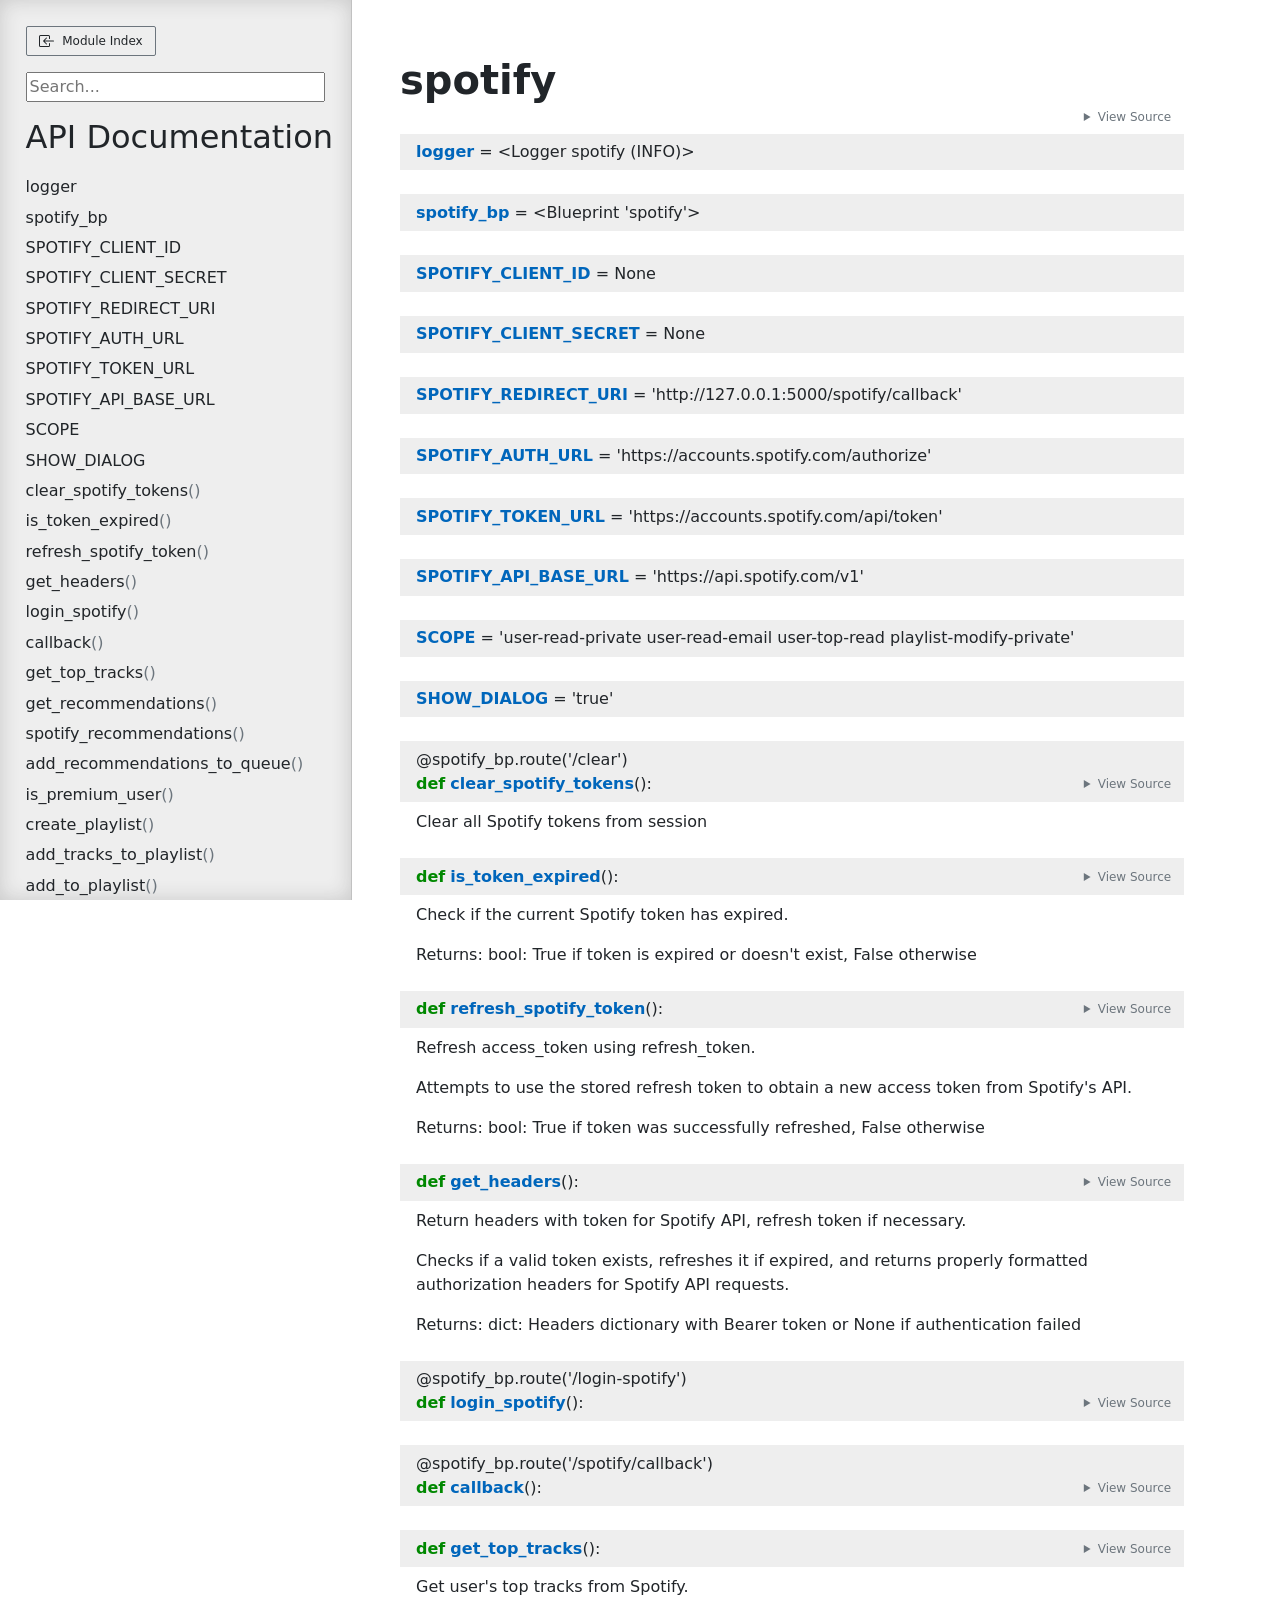
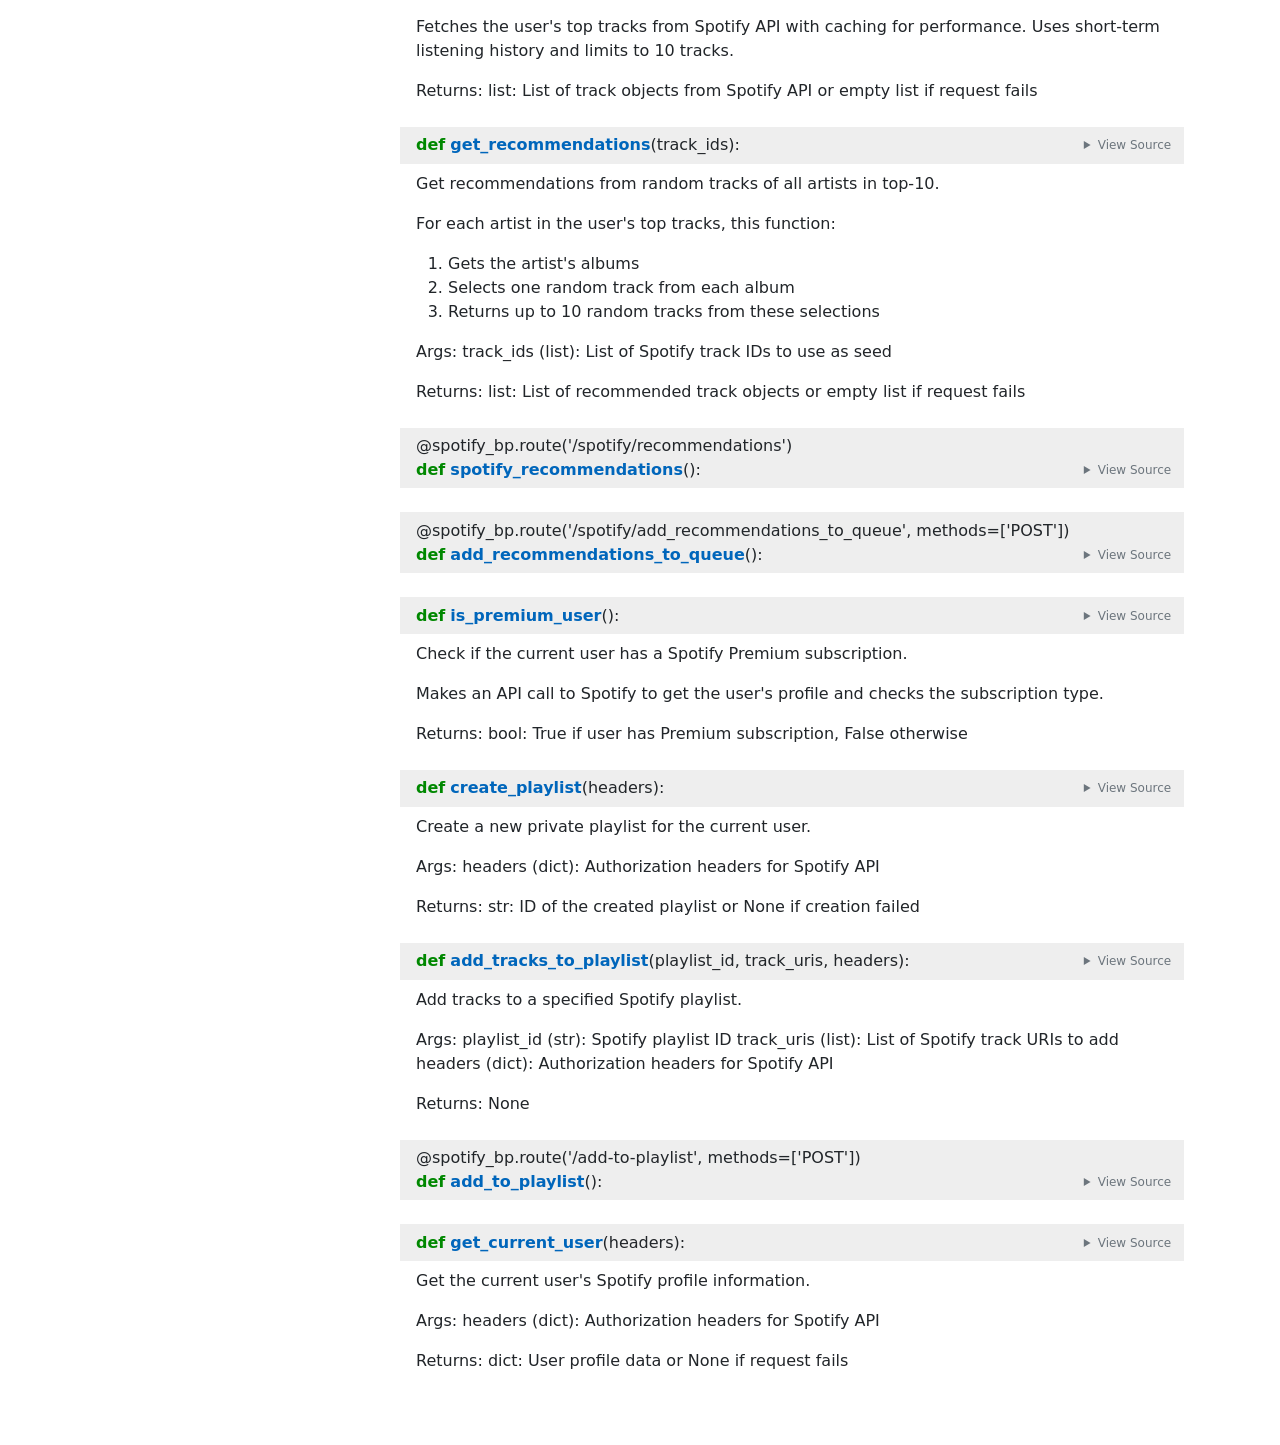
<file: docs/spotify.html>
<!doctype html>
<html lang="en">
<head>
    <meta charset="utf-8">
    <meta name="viewport" content="width=device-width, initial-scale=1">
    <meta name="generator" content="pdoc 15.0.1"/>
    <title>spotify API documentation</title>

    <style>/*! * Bootstrap Reboot v5.0.0 (https://getbootstrap.com/) * Copyright 2011-2021 The Bootstrap Authors * Copyright 2011-2021 Twitter, Inc. * Licensed under MIT (https://github.com/twbs/bootstrap/blob/main/LICENSE) * Forked from Normalize.css, licensed MIT (https://github.com/necolas/normalize.css/blob/master/LICENSE.md) */*,::after,::before{box-sizing:border-box}@media (prefers-reduced-motion:no-preference){:root{scroll-behavior:smooth}}body{margin:0;font-family:system-ui,-apple-system,"Segoe UI",Roboto,"Helvetica Neue",Arial,"Noto Sans","Liberation Sans",sans-serif,"Apple Color Emoji","Segoe UI Emoji","Segoe UI Symbol","Noto Color Emoji";font-size:1rem;font-weight:400;line-height:1.5;color:#212529;background-color:#fff;-webkit-text-size-adjust:100%;-webkit-tap-highlight-color:transparent}hr{margin:1rem 0;color:inherit;background-color:currentColor;border:0;opacity:.25}hr:not([size]){height:1px}h1,h2,h3,h4,h5,h6{margin-top:0;margin-bottom:.5rem;font-weight:500;line-height:1.2}h1{font-size:calc(1.375rem + 1.5vw)}@media (min-width:1200px){h1{font-size:2.5rem}}h2{font-size:calc(1.325rem + .9vw)}@media (min-width:1200px){h2{font-size:2rem}}h3{font-size:calc(1.3rem + .6vw)}@media (min-width:1200px){h3{font-size:1.75rem}}h4{font-size:calc(1.275rem + .3vw)}@media (min-width:1200px){h4{font-size:1.5rem}}h5{font-size:1.25rem}h6{font-size:1rem}p{margin-top:0;margin-bottom:1rem}abbr[data-bs-original-title],abbr[title]{-webkit-text-decoration:underline dotted;text-decoration:underline dotted;cursor:help;-webkit-text-decoration-skip-ink:none;text-decoration-skip-ink:none}address{margin-bottom:1rem;font-style:normal;line-height:inherit}ol,ul{padding-left:2rem}dl,ol,ul{margin-top:0;margin-bottom:1rem}ol ol,ol ul,ul ol,ul ul{margin-bottom:0}dt{font-weight:700}dd{margin-bottom:.5rem;margin-left:0}blockquote{margin:0 0 1rem}b,strong{font-weight:bolder}small{font-size:.875em}mark{padding:.2em;background-color:#fcf8e3}sub,sup{position:relative;font-size:.75em;line-height:0;vertical-align:baseline}sub{bottom:-.25em}sup{top:-.5em}a{color:#0d6efd;text-decoration:underline}a:hover{color:#0a58ca}a:not([href]):not([class]),a:not([href]):not([class]):hover{color:inherit;text-decoration:none}code,kbd,pre,samp{font-family:SFMono-Regular,Menlo,Monaco,Consolas,"Liberation Mono","Courier New",monospace;font-size:1em;direction:ltr;unicode-bidi:bidi-override}pre{display:block;margin-top:0;margin-bottom:1rem;overflow:auto;font-size:.875em}pre code{font-size:inherit;color:inherit;word-break:normal}code{font-size:.875em;color:#d63384;word-wrap:break-word}a>code{color:inherit}kbd{padding:.2rem .4rem;font-size:.875em;color:#fff;background-color:#212529;border-radius:.2rem}kbd kbd{padding:0;font-size:1em;font-weight:700}figure{margin:0 0 1rem}img,svg{vertical-align:middle}table{caption-side:bottom;border-collapse:collapse}caption{padding-top:.5rem;padding-bottom:.5rem;color:#6c757d;text-align:left}th{text-align:inherit;text-align:-webkit-match-parent}tbody,td,tfoot,th,thead,tr{border-color:inherit;border-style:solid;border-width:0}label{display:inline-block}button{border-radius:0}button:focus:not(:focus-visible){outline:0}button,input,optgroup,select,textarea{margin:0;font-family:inherit;font-size:inherit;line-height:inherit}button,select{text-transform:none}[role=button]{cursor:pointer}select{word-wrap:normal}select:disabled{opacity:1}[list]::-webkit-calendar-picker-indicator{display:none}[type=button],[type=reset],[type=submit],button{-webkit-appearance:button}[type=button]:not(:disabled),[type=reset]:not(:disabled),[type=submit]:not(:disabled),button:not(:disabled){cursor:pointer}::-moz-focus-inner{padding:0;border-style:none}textarea{resize:vertical}fieldset{min-width:0;padding:0;margin:0;border:0}legend{float:left;width:100%;padding:0;margin-bottom:.5rem;font-size:calc(1.275rem + .3vw);line-height:inherit}@media (min-width:1200px){legend{font-size:1.5rem}}legend+*{clear:left}::-webkit-datetime-edit-day-field,::-webkit-datetime-edit-fields-wrapper,::-webkit-datetime-edit-hour-field,::-webkit-datetime-edit-minute,::-webkit-datetime-edit-month-field,::-webkit-datetime-edit-text,::-webkit-datetime-edit-year-field{padding:0}::-webkit-inner-spin-button{height:auto}[type=search]{outline-offset:-2px;-webkit-appearance:textfield}::-webkit-search-decoration{-webkit-appearance:none}::-webkit-color-swatch-wrapper{padding:0}::file-selector-button{font:inherit}::-webkit-file-upload-button{font:inherit;-webkit-appearance:button}output{display:inline-block}iframe{border:0}summary{display:list-item;cursor:pointer}progress{vertical-align:baseline}[hidden]{display:none!important}</style>
    <style>/*! syntax-highlighting.css */pre{line-height:125%;}span.linenos{color:inherit; background-color:transparent; padding-left:5px; padding-right:20px;}.pdoc-code .hll{background-color:#ffffcc}.pdoc-code{background:#f8f8f8;}.pdoc-code .c{color:#3D7B7B; font-style:italic}.pdoc-code .err{border:1px solid #FF0000}.pdoc-code .k{color:#008000; font-weight:bold}.pdoc-code .o{color:#666666}.pdoc-code .ch{color:#3D7B7B; font-style:italic}.pdoc-code .cm{color:#3D7B7B; font-style:italic}.pdoc-code .cp{color:#9C6500}.pdoc-code .cpf{color:#3D7B7B; font-style:italic}.pdoc-code .c1{color:#3D7B7B; font-style:italic}.pdoc-code .cs{color:#3D7B7B; font-style:italic}.pdoc-code .gd{color:#A00000}.pdoc-code .ge{font-style:italic}.pdoc-code .gr{color:#E40000}.pdoc-code .gh{color:#000080; font-weight:bold}.pdoc-code .gi{color:#008400}.pdoc-code .go{color:#717171}.pdoc-code .gp{color:#000080; font-weight:bold}.pdoc-code .gs{font-weight:bold}.pdoc-code .gu{color:#800080; font-weight:bold}.pdoc-code .gt{color:#0044DD}.pdoc-code .kc{color:#008000; font-weight:bold}.pdoc-code .kd{color:#008000; font-weight:bold}.pdoc-code .kn{color:#008000; font-weight:bold}.pdoc-code .kp{color:#008000}.pdoc-code .kr{color:#008000; font-weight:bold}.pdoc-code .kt{color:#B00040}.pdoc-code .m{color:#666666}.pdoc-code .s{color:#BA2121}.pdoc-code .na{color:#687822}.pdoc-code .nb{color:#008000}.pdoc-code .nc{color:#0000FF; font-weight:bold}.pdoc-code .no{color:#880000}.pdoc-code .nd{color:#AA22FF}.pdoc-code .ni{color:#717171; font-weight:bold}.pdoc-code .ne{color:#CB3F38; font-weight:bold}.pdoc-code .nf{color:#0000FF}.pdoc-code .nl{color:#767600}.pdoc-code .nn{color:#0000FF; font-weight:bold}.pdoc-code .nt{color:#008000; font-weight:bold}.pdoc-code .nv{color:#19177C}.pdoc-code .ow{color:#AA22FF; font-weight:bold}.pdoc-code .w{color:#bbbbbb}.pdoc-code .mb{color:#666666}.pdoc-code .mf{color:#666666}.pdoc-code .mh{color:#666666}.pdoc-code .mi{color:#666666}.pdoc-code .mo{color:#666666}.pdoc-code .sa{color:#BA2121}.pdoc-code .sb{color:#BA2121}.pdoc-code .sc{color:#BA2121}.pdoc-code .dl{color:#BA2121}.pdoc-code .sd{color:#BA2121; font-style:italic}.pdoc-code .s2{color:#BA2121}.pdoc-code .se{color:#AA5D1F; font-weight:bold}.pdoc-code .sh{color:#BA2121}.pdoc-code .si{color:#A45A77; font-weight:bold}.pdoc-code .sx{color:#008000}.pdoc-code .sr{color:#A45A77}.pdoc-code .s1{color:#BA2121}.pdoc-code .ss{color:#19177C}.pdoc-code .bp{color:#008000}.pdoc-code .fm{color:#0000FF}.pdoc-code .vc{color:#19177C}.pdoc-code .vg{color:#19177C}.pdoc-code .vi{color:#19177C}.pdoc-code .vm{color:#19177C}.pdoc-code .il{color:#666666}</style>
    <style>/*! theme.css */:root{--pdoc-background:#fff;}.pdoc{--text:#212529;--muted:#6c757d;--link:#3660a5;--link-hover:#1659c5;--code:#f8f8f8;--active:#fff598;--accent:#eee;--accent2:#c1c1c1;--nav-hover:rgba(255, 255, 255, 0.5);--name:#0066BB;--def:#008800;--annotation:#007020;}</style>
    <style>/*! layout.css */html, body{width:100%;height:100%;}html, main{scroll-behavior:smooth;}body{background-color:var(--pdoc-background);}@media (max-width:769px){#navtoggle{cursor:pointer;position:absolute;width:50px;height:40px;top:1rem;right:1rem;border-color:var(--text);color:var(--text);display:flex;opacity:0.8;z-index:999;}#navtoggle:hover{opacity:1;}#togglestate + div{display:none;}#togglestate:checked + div{display:inherit;}main, header{padding:2rem 3vw;}header + main{margin-top:-3rem;}.git-button{display:none !important;}nav input[type="search"]{max-width:77%;}nav input[type="search"]:first-child{margin-top:-6px;}nav input[type="search"]:valid ~ *{display:none !important;}}@media (min-width:770px){:root{--sidebar-width:clamp(12.5rem, 28vw, 22rem);}nav{position:fixed;overflow:auto;height:100vh;width:var(--sidebar-width);}main, header{padding:3rem 2rem 3rem calc(var(--sidebar-width) + 3rem);width:calc(54rem + var(--sidebar-width));max-width:100%;}header + main{margin-top:-4rem;}#navtoggle{display:none;}}#togglestate{position:absolute;height:0;opacity:0;}nav.pdoc{--pad:clamp(0.5rem, 2vw, 1.75rem);--indent:1.5rem;background-color:var(--accent);border-right:1px solid var(--accent2);box-shadow:0 0 20px rgba(50, 50, 50, .2) inset;padding:0 0 0 var(--pad);overflow-wrap:anywhere;scrollbar-width:thin; scrollbar-color:var(--accent2) transparent; z-index:1}nav.pdoc::-webkit-scrollbar{width:.4rem; }nav.pdoc::-webkit-scrollbar-thumb{background-color:var(--accent2); }nav.pdoc > div{padding:var(--pad) 0;}nav.pdoc .module-list-button{display:inline-flex;align-items:center;color:var(--text);border-color:var(--muted);margin-bottom:1rem;}nav.pdoc .module-list-button:hover{border-color:var(--text);}nav.pdoc input[type=search]{display:block;outline-offset:0;width:calc(100% - var(--pad));}nav.pdoc .logo{max-width:calc(100% - var(--pad));max-height:35vh;display:block;margin:0 auto 1rem;transform:translate(calc(-.5 * var(--pad)), 0);}nav.pdoc ul{list-style:none;padding-left:0;}nav.pdoc > div > ul{margin-left:calc(0px - var(--pad));}nav.pdoc li a{padding:.2rem 0 .2rem calc(var(--pad) + var(--indent));}nav.pdoc > div > ul > li > a{padding-left:var(--pad);}nav.pdoc li{transition:all 100ms;}nav.pdoc li:hover{background-color:var(--nav-hover);}nav.pdoc a, nav.pdoc a:hover{color:var(--text);}nav.pdoc a{display:block;}nav.pdoc > h2:first-of-type{margin-top:1.5rem;}nav.pdoc .class:before{content:"class ";color:var(--muted);}nav.pdoc .function:after{content:"()";color:var(--muted);}nav.pdoc footer:before{content:"";display:block;width:calc(100% - var(--pad));border-top:solid var(--accent2) 1px;margin-top:1.5rem;padding-top:.5rem;}nav.pdoc footer{font-size:small;}</style>
    <style>/*! content.css */.pdoc{color:var(--text);box-sizing:border-box;line-height:1.5;background:none;}.pdoc .pdoc-button{cursor:pointer;display:inline-block;border:solid black 1px;border-radius:2px;font-size:.75rem;padding:calc(0.5em - 1px) 1em;transition:100ms all;}.pdoc .alert{padding:1rem 1rem 1rem calc(1.5rem + 24px);border:1px solid transparent;border-radius:.25rem;background-repeat:no-repeat;background-position:.75rem center;margin-bottom:1rem;}.pdoc .alert > em{display:none;}.pdoc .alert > *:last-child{margin-bottom:0;}.pdoc .alert.note {color:#084298;background-color:#cfe2ff;border-color:#b6d4fe;background-image:url("data:image/svg+xml,%3Csvg%20xmlns%3D%22http%3A//www.w3.org/2000/svg%22%20width%3D%2224%22%20height%3D%2224%22%20fill%3D%22%23084298%22%20viewBox%3D%220%200%2016%2016%22%3E%3Cpath%20d%3D%22M8%2016A8%208%200%201%200%208%200a8%208%200%200%200%200%2016zm.93-9.412-1%204.705c-.07.34.029.533.304.533.194%200%20.487-.07.686-.246l-.088.416c-.287.346-.92.598-1.465.598-.703%200-1.002-.422-.808-1.319l.738-3.468c.064-.293.006-.399-.287-.47l-.451-.081.082-.381%202.29-.287zM8%205.5a1%201%200%201%201%200-2%201%201%200%200%201%200%202z%22/%3E%3C/svg%3E");}.pdoc .alert.warning{color:#664d03;background-color:#fff3cd;border-color:#ffecb5;background-image:url("data:image/svg+xml,%3Csvg%20xmlns%3D%22http%3A//www.w3.org/2000/svg%22%20width%3D%2224%22%20height%3D%2224%22%20fill%3D%22%23664d03%22%20viewBox%3D%220%200%2016%2016%22%3E%3Cpath%20d%3D%22M8.982%201.566a1.13%201.13%200%200%200-1.96%200L.165%2013.233c-.457.778.091%201.767.98%201.767h13.713c.889%200%201.438-.99.98-1.767L8.982%201.566zM8%205c.535%200%20.954.462.9.995l-.35%203.507a.552.552%200%200%201-1.1%200L7.1%205.995A.905.905%200%200%201%208%205zm.002%206a1%201%200%201%201%200%202%201%201%200%200%201%200-2z%22/%3E%3C/svg%3E");}.pdoc .alert.danger{color:#842029;background-color:#f8d7da;border-color:#f5c2c7;background-image:url("data:image/svg+xml,%3Csvg%20xmlns%3D%22http%3A//www.w3.org/2000/svg%22%20width%3D%2224%22%20height%3D%2224%22%20fill%3D%22%23842029%22%20viewBox%3D%220%200%2016%2016%22%3E%3Cpath%20d%3D%22M5.52.359A.5.5%200%200%201%206%200h4a.5.5%200%200%201%20.474.658L8.694%206H12.5a.5.5%200%200%201%20.395.807l-7%209a.5.5%200%200%201-.873-.454L6.823%209.5H3.5a.5.5%200%200%201-.48-.641l2.5-8.5z%22/%3E%3C/svg%3E");}.pdoc .visually-hidden{position:absolute !important;width:1px !important;height:1px !important;padding:0 !important;margin:-1px !important;overflow:hidden !important;clip:rect(0, 0, 0, 0) !important;white-space:nowrap !important;border:0 !important;}.pdoc h1, .pdoc h2, .pdoc h3{font-weight:300;margin:.3em 0;padding:.2em 0;}.pdoc > section:not(.module-info) h1{font-size:1.5rem;font-weight:500;}.pdoc > section:not(.module-info) h2{font-size:1.4rem;font-weight:500;}.pdoc > section:not(.module-info) h3{font-size:1.3rem;font-weight:500;}.pdoc > section:not(.module-info) h4{font-size:1.2rem;}.pdoc > section:not(.module-info) h5{font-size:1.1rem;}.pdoc a{text-decoration:none;color:var(--link);}.pdoc a:hover{color:var(--link-hover);}.pdoc blockquote{margin-left:2rem;}.pdoc pre{border-top:1px solid var(--accent2);border-bottom:1px solid var(--accent2);margin-top:0;margin-bottom:1em;padding:.5rem 0 .5rem .5rem;overflow-x:auto;background-color:var(--code);}.pdoc code{color:var(--text);padding:.2em .4em;margin:0;font-size:85%;background-color:var(--accent);border-radius:6px;}.pdoc a > code{color:inherit;}.pdoc pre > code{display:inline-block;font-size:inherit;background:none;border:none;padding:0;}.pdoc > section:not(.module-info){margin-bottom:1.5rem;}.pdoc .modulename{margin-top:0;font-weight:bold;}.pdoc .modulename a{color:var(--link);transition:100ms all;}.pdoc .git-button{float:right;border:solid var(--link) 1px;}.pdoc .git-button:hover{background-color:var(--link);color:var(--pdoc-background);}.view-source-toggle-state,.view-source-toggle-state ~ .pdoc-code{display:none;}.view-source-toggle-state:checked ~ .pdoc-code{display:block;}.view-source-button{display:inline-block;float:right;font-size:.75rem;line-height:1.5rem;color:var(--muted);padding:0 .4rem 0 1.3rem;cursor:pointer;text-indent:-2px;}.view-source-button > span{visibility:hidden;}.module-info .view-source-button{float:none;display:flex;justify-content:flex-end;margin:-1.2rem .4rem -.2rem 0;}.view-source-button::before{position:absolute;content:"View Source";display:list-item;list-style-type:disclosure-closed;}.view-source-toggle-state:checked ~ .attr .view-source-button::before,.view-source-toggle-state:checked ~ .view-source-button::before{list-style-type:disclosure-open;}.pdoc .docstring{margin-bottom:1.5rem;}.pdoc section:not(.module-info) .docstring{margin-left:clamp(0rem, 5vw - 2rem, 1rem);}.pdoc .docstring .pdoc-code{margin-left:1em;margin-right:1em;}.pdoc h1:target,.pdoc h2:target,.pdoc h3:target,.pdoc h4:target,.pdoc h5:target,.pdoc h6:target,.pdoc .pdoc-code > pre > span:target{background-color:var(--active);box-shadow:-1rem 0 0 0 var(--active);}.pdoc .pdoc-code > pre > span:target{display:block;}.pdoc div:target > .attr,.pdoc section:target > .attr,.pdoc dd:target > a{background-color:var(--active);}.pdoc *{scroll-margin:2rem;}.pdoc .pdoc-code .linenos{user-select:none;}.pdoc .attr:hover{filter:contrast(0.95);}.pdoc section, .pdoc .classattr{position:relative;}.pdoc .headerlink{--width:clamp(1rem, 3vw, 2rem);position:absolute;top:0;left:calc(0rem - var(--width));transition:all 100ms ease-in-out;opacity:0;}.pdoc .headerlink::before{content:"#";display:block;text-align:center;width:var(--width);height:2.3rem;line-height:2.3rem;font-size:1.5rem;}.pdoc .attr:hover ~ .headerlink,.pdoc *:target > .headerlink,.pdoc .headerlink:hover{opacity:1;}.pdoc .attr{display:block;margin:.5rem 0 .5rem;padding:.4rem .4rem .4rem 1rem;background-color:var(--accent);overflow-x:auto;}.pdoc .classattr{margin-left:2rem;}.pdoc .decorator-deprecated{color:#842029;}.pdoc .decorator-deprecated ~ span{filter:grayscale(1) opacity(0.8);}.pdoc .name{color:var(--name);font-weight:bold;}.pdoc .def{color:var(--def);font-weight:bold;}.pdoc .signature{background-color:transparent;}.pdoc .param, .pdoc .return-annotation{white-space:pre;}.pdoc .signature.multiline .param{display:block;}.pdoc .signature.condensed .param{display:inline-block;}.pdoc .annotation{color:var(--annotation);}.pdoc .view-value-toggle-state,.pdoc .view-value-toggle-state ~ .default_value{display:none;}.pdoc .view-value-toggle-state:checked ~ .default_value{display:inherit;}.pdoc .view-value-button{font-size:.5rem;vertical-align:middle;border-style:dashed;margin-top:-0.1rem;}.pdoc .view-value-button:hover{background:white;}.pdoc .view-value-button::before{content:"show";text-align:center;width:2.2em;display:inline-block;}.pdoc .view-value-toggle-state:checked ~ .view-value-button::before{content:"hide";}.pdoc .inherited{margin-left:2rem;}.pdoc .inherited dt{font-weight:700;}.pdoc .inherited dt, .pdoc .inherited dd{display:inline;margin-left:0;margin-bottom:.5rem;}.pdoc .inherited dd:not(:last-child):after{content:", ";}.pdoc .inherited .class:before{content:"class ";}.pdoc .inherited .function a:after{content:"()";}.pdoc .search-result .docstring{overflow:auto;max-height:25vh;}.pdoc .search-result.focused > .attr{background-color:var(--active);}.pdoc .attribution{margin-top:2rem;display:block;opacity:0.5;transition:all 200ms;filter:grayscale(100%);}.pdoc .attribution:hover{opacity:1;filter:grayscale(0%);}.pdoc .attribution img{margin-left:5px;height:35px;vertical-align:middle;width:70px;transition:all 200ms;}.pdoc table{display:block;width:max-content;max-width:100%;overflow:auto;margin-bottom:1rem;}.pdoc table th{font-weight:600;}.pdoc table th, .pdoc table td{padding:6px 13px;border:1px solid var(--accent2);}</style>
    <style>/*! custom.css */</style></head>
<body>
    <nav class="pdoc">
        <label id="navtoggle" for="togglestate" class="pdoc-button"><svg xmlns='http://www.w3.org/2000/svg' viewBox='0 0 30 30'><path stroke-linecap='round' stroke="currentColor" stroke-miterlimit='10' stroke-width='2' d='M4 7h22M4 15h22M4 23h22'/></svg></label>
        <input id="togglestate" type="checkbox" aria-hidden="true" tabindex="-1">
        <div>            <a class="pdoc-button module-list-button" href="index.html">
<svg xmlns="http://www.w3.org/2000/svg" width="16" height="16" fill="currentColor" class="bi bi-box-arrow-in-left" viewBox="0 0 16 16">
  <path fill-rule="evenodd" d="M10 3.5a.5.5 0 0 0-.5-.5h-8a.5.5 0 0 0-.5.5v9a.5.5 0 0 0 .5.5h8a.5.5 0 0 0 .5-.5v-2a.5.5 0 0 1 1 0v2A1.5 1.5 0 0 1 9.5 14h-8A1.5 1.5 0 0 1 0 12.5v-9A1.5 1.5 0 0 1 1.5 2h8A1.5 1.5 0 0 1 11 3.5v2a.5.5 0 0 1-1 0v-2z"/>
  <path fill-rule="evenodd" d="M4.146 8.354a.5.5 0 0 1 0-.708l3-3a.5.5 0 1 1 .708.708L5.707 7.5H14.5a.5.5 0 0 1 0 1H5.707l2.147 2.146a.5.5 0 0 1-.708.708l-3-3z"/>
</svg>                &nbsp;
                Module Index
            </a>


            <input type="search" placeholder="Search..." role="searchbox" aria-label="search"
                   pattern=".+" required>



            <h2>API Documentation</h2>
                <ul class="memberlist">
            <li>
                    <a class="variable" href="#logger">logger</a>
            </li>
            <li>
                    <a class="variable" href="#spotify_bp">spotify_bp</a>
            </li>
            <li>
                    <a class="variable" href="#SPOTIFY_CLIENT_ID">SPOTIFY_CLIENT_ID</a>
            </li>
            <li>
                    <a class="variable" href="#SPOTIFY_CLIENT_SECRET">SPOTIFY_CLIENT_SECRET</a>
            </li>
            <li>
                    <a class="variable" href="#SPOTIFY_REDIRECT_URI">SPOTIFY_REDIRECT_URI</a>
            </li>
            <li>
                    <a class="variable" href="#SPOTIFY_AUTH_URL">SPOTIFY_AUTH_URL</a>
            </li>
            <li>
                    <a class="variable" href="#SPOTIFY_TOKEN_URL">SPOTIFY_TOKEN_URL</a>
            </li>
            <li>
                    <a class="variable" href="#SPOTIFY_API_BASE_URL">SPOTIFY_API_BASE_URL</a>
            </li>
            <li>
                    <a class="variable" href="#SCOPE">SCOPE</a>
            </li>
            <li>
                    <a class="variable" href="#SHOW_DIALOG">SHOW_DIALOG</a>
            </li>
            <li>
                    <a class="function" href="#clear_spotify_tokens">clear_spotify_tokens</a>
            </li>
            <li>
                    <a class="function" href="#is_token_expired">is_token_expired</a>
            </li>
            <li>
                    <a class="function" href="#refresh_spotify_token">refresh_spotify_token</a>
            </li>
            <li>
                    <a class="function" href="#get_headers">get_headers</a>
            </li>
            <li>
                    <a class="function" href="#login_spotify">login_spotify</a>
            </li>
            <li>
                    <a class="function" href="#callback">callback</a>
            </li>
            <li>
                    <a class="function" href="#get_top_tracks">get_top_tracks</a>
            </li>
            <li>
                    <a class="function" href="#get_recommendations">get_recommendations</a>
            </li>
            <li>
                    <a class="function" href="#spotify_recommendations">spotify_recommendations</a>
            </li>
            <li>
                    <a class="function" href="#add_recommendations_to_queue">add_recommendations_to_queue</a>
            </li>
            <li>
                    <a class="function" href="#is_premium_user">is_premium_user</a>
            </li>
            <li>
                    <a class="function" href="#create_playlist">create_playlist</a>
            </li>
            <li>
                    <a class="function" href="#add_tracks_to_playlist">add_tracks_to_playlist</a>
            </li>
            <li>
                    <a class="function" href="#add_to_playlist">add_to_playlist</a>
            </li>
            <li>
                    <a class="function" href="#get_current_user">get_current_user</a>
            </li>
    </ul>



        <a class="attribution" title="pdoc: Python API documentation generator" href="https://pdoc.dev" target="_blank">
            built with <span class="visually-hidden">pdoc</span><img
                alt="pdoc logo"
                src="data:image/svg+xml,%3Csvg%20xmlns%3D%22http%3A//www.w3.org/2000/svg%22%20role%3D%22img%22%20aria-label%3D%22pdoc%20logo%22%20width%3D%22300%22%20height%3D%22150%22%20viewBox%3D%22-1%200%2060%2030%22%3E%3Ctitle%3Epdoc%3C/title%3E%3Cpath%20d%3D%22M29.621%2021.293c-.011-.273-.214-.475-.511-.481a.5.5%200%200%200-.489.503l-.044%201.393c-.097.551-.695%201.215-1.566%201.704-.577.428-1.306.486-2.193.182-1.426-.617-2.467-1.654-3.304-2.487l-.173-.172a3.43%203.43%200%200%200-.365-.306.49.49%200%200%200-.286-.196c-1.718-1.06-4.931-1.47-7.353.191l-.219.15c-1.707%201.187-3.413%202.131-4.328%201.03-.02-.027-.49-.685-.141-1.763.233-.721.546-2.408.772-4.076.042-.09.067-.187.046-.288.166-1.347.277-2.625.241-3.351%201.378-1.008%202.271-2.586%202.271-4.362%200-.976-.272-1.935-.788-2.774-.057-.094-.122-.18-.184-.268.033-.167.052-.339.052-.516%200-1.477-1.202-2.679-2.679-2.679-.791%200-1.496.352-1.987.9a6.3%206.3%200%200%200-1.001.029c-.492-.564-1.207-.929-2.012-.929-1.477%200-2.679%201.202-2.679%202.679A2.65%202.65%200%200%200%20.97%206.554c-.383.747-.595%201.572-.595%202.41%200%202.311%201.507%204.29%203.635%205.107-.037.699-.147%202.27-.423%203.294l-.137.461c-.622%202.042-2.515%208.257%201.727%2010.643%201.614.908%203.06%201.248%204.317%201.248%202.665%200%204.492-1.524%205.322-2.401%201.476-1.559%202.886-1.854%206.491.82%201.877%201.393%203.514%201.753%204.861%201.068%202.223-1.713%202.811-3.867%203.399-6.374.077-.846.056-1.469.054-1.537zm-4.835%204.313c-.054.305-.156.586-.242.629-.034-.007-.131-.022-.307-.157-.145-.111-.314-.478-.456-.908.221.121.432.25.675.355.115.039.219.051.33.081zm-2.251-1.238c-.05.33-.158.648-.252.694-.022.001-.125-.018-.307-.157-.217-.166-.488-.906-.639-1.573.358.344.754.693%201.198%201.036zm-3.887-2.337c-.006-.116-.018-.231-.041-.342.635.145%201.189.368%201.599.625.097.231.166.481.174.642-.03.049-.055.101-.067.158-.046.013-.128.026-.298.004-.278-.037-.901-.57-1.367-1.087zm-1.127-.497c.116.306.176.625.12.71-.019.014-.117.045-.345.016-.206-.027-.604-.332-.986-.695.41-.051.816-.056%201.211-.031zm-4.535%201.535c.209.22.379.47.358.598-.006.041-.088.138-.351.234-.144.055-.539-.063-.979-.259a11.66%2011.66%200%200%200%20.972-.573zm.983-.664c.359-.237.738-.418%201.126-.554.25.237.479.548.457.694-.006.042-.087.138-.351.235-.174.064-.694-.105-1.232-.375zm-3.381%201.794c-.022.145-.061.29-.149.401-.133.166-.358.248-.69.251h-.002c-.133%200-.306-.26-.45-.621.417.091.854.07%201.291-.031zm-2.066-8.077a4.78%204.78%200%200%201-.775-.584c.172-.115.505-.254.88-.378l-.105.962zm-.331%202.302a10.32%2010.32%200%200%201-.828-.502c.202-.143.576-.328.984-.49l-.156.992zm-.45%202.157l-.701-.403c.214-.115.536-.249.891-.376a11.57%2011.57%200%200%201-.19.779zm-.181%201.716c.064.398.194.702.298.893-.194-.051-.435-.162-.736-.398.061-.119.224-.3.438-.495zM8.87%204.141c0%20.152-.123.276-.276.276s-.275-.124-.275-.276.123-.276.276-.276.275.124.275.276zm-.735-.389a1.15%201.15%200%200%200-.314.783%201.16%201.16%200%200%200%201.162%201.162c.457%200%20.842-.27%201.032-.653.026.117.042.238.042.362a1.68%201.68%200%200%201-1.679%201.679%201.68%201.68%200%200%201-1.679-1.679c0-.843.626-1.535%201.436-1.654zM5.059%205.406A1.68%201.68%200%200%201%203.38%207.085a1.68%201.68%200%200%201-1.679-1.679c0-.037.009-.072.011-.109.21.3.541.508.935.508a1.16%201.16%200%200%200%201.162-1.162%201.14%201.14%200%200%200-.474-.912c.015%200%20.03-.005.045-.005.926.001%201.679.754%201.679%201.68zM3.198%204.141c0%20.152-.123.276-.276.276s-.275-.124-.275-.276.123-.276.276-.276.275.124.275.276zM1.375%208.964c0-.52.103-1.035.288-1.52.466.394%201.06.64%201.717.64%201.144%200%202.116-.725%202.499-1.738.383%201.012%201.355%201.738%202.499%201.738.867%200%201.631-.421%202.121-1.062.307.605.478%201.267.478%201.942%200%202.486-2.153%204.51-4.801%204.51s-4.801-2.023-4.801-4.51zm24.342%2019.349c-.985.498-2.267.168-3.813-.979-3.073-2.281-5.453-3.199-7.813-.705-1.315%201.391-4.163%203.365-8.423.97-3.174-1.786-2.239-6.266-1.261-9.479l.146-.492c.276-1.02.395-2.457.444-3.268a6.11%206.11%200%200%200%201.18.115%206.01%206.01%200%200%200%202.536-.562l-.006.175c-.802.215-1.848.612-2.021%201.25-.079.295.021.601.274.837.219.203.415.364.598.501-.667.304-1.243.698-1.311%201.179-.02.144-.022.507.393.787.213.144.395.26.564.365-1.285.521-1.361.96-1.381%201.126-.018.142-.011.496.427.746l.854.489c-.473.389-.971.914-.999%201.429-.018.278.095.532.316.713.675.556%201.231.721%201.653.721.059%200%20.104-.014.158-.02.207.707.641%201.64%201.513%201.64h.013c.8-.008%201.236-.345%201.462-.626.173-.216.268-.457.325-.692.424.195.93.374%201.372.374.151%200%20.294-.021.423-.068.732-.27.944-.704.993-1.021.009-.061.003-.119.002-.179.266.086.538.147.789.147.15%200%20.294-.021.423-.069.542-.2.797-.489.914-.754.237.147.478.258.704.288.106.014.205.021.296.021.356%200%20.595-.101.767-.229.438.435%201.094.992%201.656%201.067.106.014.205.021.296.021a1.56%201.56%200%200%200%20.323-.035c.17.575.453%201.289.866%201.605.358.273.665.362.914.362a.99.99%200%200%200%20.421-.093%201.03%201.03%200%200%200%20.245-.164c.168.428.39.846.68%201.068.358.273.665.362.913.362a.99.99%200%200%200%20.421-.093c.317-.148.512-.448.639-.762.251.157.495.257.726.257.127%200%20.25-.024.37-.071.427-.17.706-.617.841-1.314.022-.015.047-.022.068-.038.067-.051.133-.104.196-.159-.443%201.486-1.107%202.761-2.086%203.257zM8.66%209.925a.5.5%200%201%200-1%200c0%20.653-.818%201.205-1.787%201.205s-1.787-.552-1.787-1.205a.5.5%200%201%200-1%200c0%201.216%201.25%202.205%202.787%202.205s2.787-.989%202.787-2.205zm4.4%2015.965l-.208.097c-2.661%201.258-4.708%201.436-6.086.527-1.542-1.017-1.88-3.19-1.844-4.198a.4.4%200%200%200-.385-.414c-.242-.029-.406.164-.414.385-.046%201.249.367%203.686%202.202%204.896.708.467%201.547.7%202.51.7%201.248%200%202.706-.392%204.362-1.174l.185-.086a.4.4%200%200%200%20.205-.527c-.089-.204-.326-.291-.527-.206zM9.547%202.292c.093.077.205.114.317.114a.5.5%200%200%200%20.318-.886L8.817.397a.5.5%200%200%200-.703.068.5.5%200%200%200%20.069.703l1.364%201.124zm-7.661-.065c.086%200%20.173-.022.253-.068l1.523-.893a.5.5%200%200%200-.506-.863l-1.523.892a.5.5%200%200%200-.179.685c.094.158.261.247.432.247z%22%20transform%3D%22matrix%28-1%200%200%201%2058%200%29%22%20fill%3D%22%233bb300%22/%3E%3Cpath%20d%3D%22M.3%2021.86V10.18q0-.46.02-.68.04-.22.18-.5.28-.54%201.34-.54%201.06%200%201.42.28.38.26.44.78.76-1.04%202.38-1.04%201.64%200%203.1%201.54%201.46%201.54%201.46%203.58%200%202.04-1.46%203.58-1.44%201.54-3.08%201.54-1.64%200-2.38-.92v4.04q0%20.46-.04.68-.02.22-.18.5-.14.3-.5.42-.36.12-.98.12-.62%200-1-.12-.36-.12-.52-.4-.14-.28-.18-.5-.02-.22-.02-.68zm3.96-9.42q-.46.54-.46%201.18%200%20.64.46%201.18.48.52%201.2.52.74%200%201.24-.52.52-.52.52-1.18%200-.66-.48-1.18-.48-.54-1.26-.54-.76%200-1.22.54zm14.741-8.36q.16-.3.54-.42.38-.12%201-.12.64%200%201.02.12.38.12.52.42.16.3.18.54.04.22.04.68v11.94q0%20.46-.04.7-.02.22-.18.5-.3.54-1.7.54-1.38%200-1.54-.98-.84.96-2.34.96-1.8%200-3.28-1.56-1.48-1.58-1.48-3.66%200-2.1%201.48-3.68%201.5-1.58%203.28-1.58%201.48%200%202.3%201v-4.2q0-.46.02-.68.04-.24.18-.52zm-3.24%2010.86q.52.54%201.26.54.74%200%201.22-.54.5-.54.5-1.18%200-.66-.48-1.22-.46-.56-1.26-.56-.8%200-1.28.56-.48.54-.48%201.2%200%20.66.52%201.2zm7.833-1.2q0-2.4%201.68-3.96%201.68-1.56%203.84-1.56%202.16%200%203.82%201.56%201.66%201.54%201.66%203.94%200%201.66-.86%202.96-.86%201.28-2.1%201.9-1.22.6-2.54.6-1.32%200-2.56-.64-1.24-.66-2.1-1.92-.84-1.28-.84-2.88zm4.18%201.44q.64.48%201.3.48.66%200%201.32-.5.66-.5.66-1.48%200-.98-.62-1.46-.62-.48-1.34-.48-.72%200-1.34.5-.62.5-.62%201.48%200%20.96.64%201.46zm11.412-1.44q0%20.84.56%201.32.56.46%201.18.46.64%200%201.18-.36.56-.38.9-.38.6%200%201.46%201.06.46.58.46%201.04%200%20.76-1.1%201.42-1.14.8-2.8.8-1.86%200-3.58-1.34-.82-.64-1.34-1.7-.52-1.08-.52-2.36%200-1.3.52-2.34.52-1.06%201.34-1.7%201.66-1.32%203.54-1.32.76%200%201.48.22.72.2%201.06.4l.32.2q.36.24.56.38.52.4.52.92%200%20.5-.42%201.14-.72%201.1-1.38%201.1-.38%200-1.08-.44-.36-.34-1.04-.34-.66%200-1.24.48-.58.48-.58%201.34z%22%20fill%3D%22green%22/%3E%3C/svg%3E"/>
        </a>
</div>
    </nav>
    <main class="pdoc">
            <section class="module-info">
                    <h1 class="modulename">
spotify    </h1>

                
                        <input id="mod-spotify-view-source" class="view-source-toggle-state" type="checkbox" aria-hidden="true" tabindex="-1">

                        <label class="view-source-button" for="mod-spotify-view-source"><span>View Source</span></label>

                        <div class="pdoc-code codehilite"><pre><span></span><span id="L-1"><a href="#L-1"><span class="linenos">  1</span></a><span class="kn">import</span> <span class="nn">logging</span>
</span><span id="L-2"><a href="#L-2"><span class="linenos">  2</span></a><span class="kn">import</span> <span class="nn">os</span>
</span><span id="L-3"><a href="#L-3"><span class="linenos">  3</span></a><span class="kn">import</span> <span class="nn">random</span>
</span><span id="L-4"><a href="#L-4"><span class="linenos">  4</span></a><span class="kn">import</span> <span class="nn">time</span>
</span><span id="L-5"><a href="#L-5"><span class="linenos">  5</span></a><span class="kn">from</span> <span class="nn">urllib.parse</span> <span class="kn">import</span> <span class="n">urlencode</span>
</span><span id="L-6"><a href="#L-6"><span class="linenos">  6</span></a>
</span><span id="L-7"><a href="#L-7"><span class="linenos">  7</span></a><span class="kn">import</span> <span class="nn">requests</span>
</span><span id="L-8"><a href="#L-8"><span class="linenos">  8</span></a><span class="kn">from</span> <span class="nn">flask</span> <span class="kn">import</span> <span class="n">Blueprint</span><span class="p">,</span> <span class="n">flash</span><span class="p">,</span> <span class="n">redirect</span><span class="p">,</span> <span class="n">render_template</span><span class="p">,</span> <span class="n">request</span><span class="p">,</span> <span class="n">session</span><span class="p">,</span> <span class="n">url_for</span>
</span><span id="L-9"><a href="#L-9"><span class="linenos">  9</span></a>
</span><span id="L-10"><a href="#L-10"><span class="linenos"> 10</span></a><span class="c1"># Logging setup</span>
</span><span id="L-11"><a href="#L-11"><span class="linenos"> 11</span></a><span class="n">logging</span><span class="o">.</span><span class="n">basicConfig</span><span class="p">(</span>
</span><span id="L-12"><a href="#L-12"><span class="linenos"> 12</span></a>    <span class="n">level</span><span class="o">=</span><span class="n">logging</span><span class="o">.</span><span class="n">INFO</span><span class="p">,</span>
</span><span id="L-13"><a href="#L-13"><span class="linenos"> 13</span></a>    <span class="nb">format</span><span class="o">=</span><span class="s2">&quot;</span><span class="si">%(asctime)s</span><span class="s2">.</span><span class="si">%(msecs)03d</span><span class="s2"> - </span><span class="si">%(levelname)s</span><span class="s2"> - </span><span class="si">%(message)s</span><span class="s2">&quot;</span><span class="p">,</span>
</span><span id="L-14"><a href="#L-14"><span class="linenos"> 14</span></a>    <span class="n">datefmt</span><span class="o">=</span><span class="s2">&quot;%Y-%m-</span><span class="si">%d</span><span class="s2"> %H:%M:%S&quot;</span><span class="p">,</span>
</span><span id="L-15"><a href="#L-15"><span class="linenos"> 15</span></a><span class="p">)</span>
</span><span id="L-16"><a href="#L-16"><span class="linenos"> 16</span></a><span class="n">logger</span> <span class="o">=</span> <span class="n">logging</span><span class="o">.</span><span class="n">getLogger</span><span class="p">(</span><span class="vm">__name__</span><span class="p">)</span>
</span><span id="L-17"><a href="#L-17"><span class="linenos"> 17</span></a>
</span><span id="L-18"><a href="#L-18"><span class="linenos"> 18</span></a><span class="n">spotify_bp</span> <span class="o">=</span> <span class="n">Blueprint</span><span class="p">(</span><span class="s2">&quot;spotify&quot;</span><span class="p">,</span> <span class="vm">__name__</span><span class="p">)</span>
</span><span id="L-19"><a href="#L-19"><span class="linenos"> 19</span></a>
</span><span id="L-20"><a href="#L-20"><span class="linenos"> 20</span></a><span class="c1"># Spotify OAuth2 settings</span>
</span><span id="L-21"><a href="#L-21"><span class="linenos"> 21</span></a><span class="n">SPOTIFY_CLIENT_ID</span> <span class="o">=</span> <span class="n">os</span><span class="o">.</span><span class="n">getenv</span><span class="p">(</span><span class="s2">&quot;SPOTIFY_CLIENT_ID&quot;</span><span class="p">)</span>
</span><span id="L-22"><a href="#L-22"><span class="linenos"> 22</span></a><span class="n">SPOTIFY_CLIENT_SECRET</span> <span class="o">=</span> <span class="n">os</span><span class="o">.</span><span class="n">getenv</span><span class="p">(</span><span class="s2">&quot;SPOTIFY_CLIENT_SECRET&quot;</span><span class="p">)</span>
</span><span id="L-23"><a href="#L-23"><span class="linenos"> 23</span></a><span class="n">SPOTIFY_REDIRECT_URI</span> <span class="o">=</span> <span class="s2">&quot;http://127.0.0.1:5000/spotify/callback&quot;</span>
</span><span id="L-24"><a href="#L-24"><span class="linenos"> 24</span></a>
</span><span id="L-25"><a href="#L-25"><span class="linenos"> 25</span></a><span class="n">SPOTIFY_AUTH_URL</span> <span class="o">=</span> <span class="s2">&quot;https://accounts.spotify.com/authorize&quot;</span>
</span><span id="L-26"><a href="#L-26"><span class="linenos"> 26</span></a><span class="n">SPOTIFY_TOKEN_URL</span> <span class="o">=</span> <span class="s2">&quot;https://accounts.spotify.com/api/token&quot;</span>
</span><span id="L-27"><a href="#L-27"><span class="linenos"> 27</span></a><span class="n">SPOTIFY_API_BASE_URL</span> <span class="o">=</span> <span class="s2">&quot;https://api.spotify.com/v1&quot;</span>
</span><span id="L-28"><a href="#L-28"><span class="linenos"> 28</span></a><span class="n">SCOPE</span> <span class="o">=</span> <span class="s2">&quot;user-read-private user-read-email user-top-read playlist-modify-private&quot;</span>
</span><span id="L-29"><a href="#L-29"><span class="linenos"> 29</span></a><span class="n">SHOW_DIALOG</span> <span class="o">=</span> <span class="s2">&quot;true&quot;</span>
</span><span id="L-30"><a href="#L-30"><span class="linenos"> 30</span></a>
</span><span id="L-31"><a href="#L-31"><span class="linenos"> 31</span></a>
</span><span id="L-32"><a href="#L-32"><span class="linenos"> 32</span></a><span class="nd">@spotify_bp</span><span class="o">.</span><span class="n">route</span><span class="p">(</span><span class="s2">&quot;/clear&quot;</span><span class="p">)</span>
</span><span id="L-33"><a href="#L-33"><span class="linenos"> 33</span></a><span class="k">def</span> <span class="nf">clear_spotify_tokens</span><span class="p">():</span>
</span><span id="L-34"><a href="#L-34"><span class="linenos"> 34</span></a><span class="w">    </span><span class="sd">&quot;&quot;&quot;Clear all Spotify tokens from session&quot;&quot;&quot;</span>
</span><span id="L-35"><a href="#L-35"><span class="linenos"> 35</span></a>    <span class="n">logger</span><span class="o">.</span><span class="n">info</span><span class="p">(</span><span class="s2">&quot;Clearing Spotify tokens from session&quot;</span><span class="p">)</span>
</span><span id="L-36"><a href="#L-36"><span class="linenos"> 36</span></a>    <span class="n">session</span><span class="o">.</span><span class="n">pop</span><span class="p">(</span><span class="s2">&quot;spotify_token&quot;</span><span class="p">,</span> <span class="kc">None</span><span class="p">)</span>
</span><span id="L-37"><a href="#L-37"><span class="linenos"> 37</span></a>    <span class="n">session</span><span class="o">.</span><span class="n">pop</span><span class="p">(</span><span class="s2">&quot;spotify_refresh_token&quot;</span><span class="p">,</span> <span class="kc">None</span><span class="p">)</span>
</span><span id="L-38"><a href="#L-38"><span class="linenos"> 38</span></a>    <span class="n">session</span><span class="o">.</span><span class="n">pop</span><span class="p">(</span><span class="s2">&quot;spotify_token_expires_in&quot;</span><span class="p">,</span> <span class="kc">None</span><span class="p">)</span>
</span><span id="L-39"><a href="#L-39"><span class="linenos"> 39</span></a>    <span class="n">logger</span><span class="o">.</span><span class="n">info</span><span class="p">(</span><span class="s2">&quot;Spotify tokens cleared from session&quot;</span><span class="p">)</span>
</span><span id="L-40"><a href="#L-40"><span class="linenos"> 40</span></a>    <span class="k">return</span> <span class="n">redirect</span><span class="p">(</span><span class="s2">&quot;profile&quot;</span><span class="p">)</span>
</span><span id="L-41"><a href="#L-41"><span class="linenos"> 41</span></a>
</span><span id="L-42"><a href="#L-42"><span class="linenos"> 42</span></a>
</span><span id="L-43"><a href="#L-43"><span class="linenos"> 43</span></a><span class="k">def</span> <span class="nf">is_token_expired</span><span class="p">():</span>
</span><span id="L-44"><a href="#L-44"><span class="linenos"> 44</span></a><span class="w">    </span><span class="sd">&quot;&quot;&quot;</span>
</span><span id="L-45"><a href="#L-45"><span class="linenos"> 45</span></a><span class="sd">    Check if the current Spotify token has expired.</span>
</span><span id="L-46"><a href="#L-46"><span class="linenos"> 46</span></a><span class="sd">    </span>
</span><span id="L-47"><a href="#L-47"><span class="linenos"> 47</span></a><span class="sd">    Returns:</span>
</span><span id="L-48"><a href="#L-48"><span class="linenos"> 48</span></a><span class="sd">        bool: True if token is expired or doesn&#39;t exist, False otherwise</span>
</span><span id="L-49"><a href="#L-49"><span class="linenos"> 49</span></a><span class="sd">    &quot;&quot;&quot;</span>
</span><span id="L-50"><a href="#L-50"><span class="linenos"> 50</span></a>    <span class="n">expires_at</span> <span class="o">=</span> <span class="n">session</span><span class="o">.</span><span class="n">get</span><span class="p">(</span><span class="s2">&quot;spotify_token_expires_in&quot;</span><span class="p">)</span>
</span><span id="L-51"><a href="#L-51"><span class="linenos"> 51</span></a>    <span class="n">is_expired</span> <span class="o">=</span> <span class="n">expires_at</span> <span class="ow">and</span> <span class="n">time</span><span class="o">.</span><span class="n">time</span><span class="p">()</span> <span class="o">&gt;</span> <span class="n">expires_at</span>
</span><span id="L-52"><a href="#L-52"><span class="linenos"> 52</span></a>    <span class="n">logger</span><span class="o">.</span><span class="n">info</span><span class="p">(</span><span class="sa">f</span><span class="s2">&quot;Checking if token is expired: </span><span class="si">{</span><span class="n">is_expired</span><span class="si">}</span><span class="s2">&quot;</span><span class="p">)</span>
</span><span id="L-53"><a href="#L-53"><span class="linenos"> 53</span></a>    <span class="k">return</span> <span class="n">is_expired</span>
</span><span id="L-54"><a href="#L-54"><span class="linenos"> 54</span></a>
</span><span id="L-55"><a href="#L-55"><span class="linenos"> 55</span></a>
</span><span id="L-56"><a href="#L-56"><span class="linenos"> 56</span></a><span class="k">def</span> <span class="nf">refresh_spotify_token</span><span class="p">():</span>
</span><span id="L-57"><a href="#L-57"><span class="linenos"> 57</span></a><span class="w">    </span><span class="sd">&quot;&quot;&quot;</span>
</span><span id="L-58"><a href="#L-58"><span class="linenos"> 58</span></a><span class="sd">    Refresh access_token using refresh_token.</span>
</span><span id="L-59"><a href="#L-59"><span class="linenos"> 59</span></a><span class="sd">    </span>
</span><span id="L-60"><a href="#L-60"><span class="linenos"> 60</span></a><span class="sd">    Attempts to use the stored refresh token to obtain a new access token</span>
</span><span id="L-61"><a href="#L-61"><span class="linenos"> 61</span></a><span class="sd">    from Spotify&#39;s API.</span>
</span><span id="L-62"><a href="#L-62"><span class="linenos"> 62</span></a><span class="sd">    </span>
</span><span id="L-63"><a href="#L-63"><span class="linenos"> 63</span></a><span class="sd">    Returns:</span>
</span><span id="L-64"><a href="#L-64"><span class="linenos"> 64</span></a><span class="sd">        bool: True if token was successfully refreshed, False otherwise</span>
</span><span id="L-65"><a href="#L-65"><span class="linenos"> 65</span></a><span class="sd">    &quot;&quot;&quot;</span>
</span><span id="L-66"><a href="#L-66"><span class="linenos"> 66</span></a>    <span class="n">logger</span><span class="o">.</span><span class="n">info</span><span class="p">(</span><span class="s2">&quot;Attempting to refresh Spotify token&quot;</span><span class="p">)</span>
</span><span id="L-67"><a href="#L-67"><span class="linenos"> 67</span></a>    <span class="n">refresh_token</span> <span class="o">=</span> <span class="n">session</span><span class="o">.</span><span class="n">get</span><span class="p">(</span><span class="s2">&quot;spotify_refresh_token&quot;</span><span class="p">)</span>
</span><span id="L-68"><a href="#L-68"><span class="linenos"> 68</span></a>
</span><span id="L-69"><a href="#L-69"><span class="linenos"> 69</span></a>    <span class="k">if</span> <span class="ow">not</span> <span class="n">refresh_token</span><span class="p">:</span>
</span><span id="L-70"><a href="#L-70"><span class="linenos"> 70</span></a>        <span class="n">logger</span><span class="o">.</span><span class="n">warning</span><span class="p">(</span>
</span><span id="L-71"><a href="#L-71"><span class="linenos"> 71</span></a>            <span class="s2">&quot;No refresh token available. Clearing session and redirecting to login.&quot;</span>
</span><span id="L-72"><a href="#L-72"><span class="linenos"> 72</span></a>        <span class="p">)</span>
</span><span id="L-73"><a href="#L-73"><span class="linenos"> 73</span></a>        <span class="n">clear_spotify_tokens</span><span class="p">()</span>
</span><span id="L-74"><a href="#L-74"><span class="linenos"> 74</span></a>        <span class="k">return</span> <span class="n">redirect</span><span class="p">(</span><span class="n">url_for</span><span class="p">(</span><span class="s2">&quot;spotify.login_spotify&quot;</span><span class="p">))</span>
</span><span id="L-75"><a href="#L-75"><span class="linenos"> 75</span></a>
</span><span id="L-76"><a href="#L-76"><span class="linenos"> 76</span></a>    <span class="n">payload</span> <span class="o">=</span> <span class="p">{</span>
</span><span id="L-77"><a href="#L-77"><span class="linenos"> 77</span></a>        <span class="s2">&quot;grant_type&quot;</span><span class="p">:</span> <span class="s2">&quot;refresh_token&quot;</span><span class="p">,</span>
</span><span id="L-78"><a href="#L-78"><span class="linenos"> 78</span></a>        <span class="s2">&quot;refresh_token&quot;</span><span class="p">:</span> <span class="n">refresh_token</span><span class="p">,</span>
</span><span id="L-79"><a href="#L-79"><span class="linenos"> 79</span></a>        <span class="s2">&quot;client_id&quot;</span><span class="p">:</span> <span class="n">SPOTIFY_CLIENT_ID</span><span class="p">,</span>
</span><span id="L-80"><a href="#L-80"><span class="linenos"> 80</span></a>        <span class="s2">&quot;client_secret&quot;</span><span class="p">:</span> <span class="n">SPOTIFY_CLIENT_SECRET</span><span class="p">,</span>
</span><span id="L-81"><a href="#L-81"><span class="linenos"> 81</span></a>    <span class="p">}</span>
</span><span id="L-82"><a href="#L-82"><span class="linenos"> 82</span></a>
</span><span id="L-83"><a href="#L-83"><span class="linenos"> 83</span></a>    <span class="n">logger</span><span class="o">.</span><span class="n">info</span><span class="p">(</span><span class="s2">&quot;Sending refresh token request to Spotify&quot;</span><span class="p">)</span>
</span><span id="L-84"><a href="#L-84"><span class="linenos"> 84</span></a>    <span class="n">response</span> <span class="o">=</span> <span class="n">requests</span><span class="o">.</span><span class="n">post</span><span class="p">(</span><span class="n">SPOTIFY_TOKEN_URL</span><span class="p">,</span> <span class="n">data</span><span class="o">=</span><span class="n">payload</span><span class="p">)</span>
</span><span id="L-85"><a href="#L-85"><span class="linenos"> 85</span></a>    <span class="n">response_data</span> <span class="o">=</span> <span class="n">response</span><span class="o">.</span><span class="n">json</span><span class="p">()</span>
</span><span id="L-86"><a href="#L-86"><span class="linenos"> 86</span></a>
</span><span id="L-87"><a href="#L-87"><span class="linenos"> 87</span></a>    <span class="k">if</span> <span class="n">response</span><span class="o">.</span><span class="n">status_code</span> <span class="o">!=</span> <span class="mi">200</span><span class="p">:</span>
</span><span id="L-88"><a href="#L-88"><span class="linenos"> 88</span></a>        <span class="n">logger</span><span class="o">.</span><span class="n">error</span><span class="p">(</span>
</span><span id="L-89"><a href="#L-89"><span class="linenos"> 89</span></a>            <span class="sa">f</span><span class="s2">&quot;Failed to refresh token: </span><span class="si">{</span><span class="n">response_data</span><span class="si">}</span><span class="s2">. Clearing session and redirecting to login.&quot;</span>
</span><span id="L-90"><a href="#L-90"><span class="linenos"> 90</span></a>        <span class="p">)</span>
</span><span id="L-91"><a href="#L-91"><span class="linenos"> 91</span></a>        <span class="n">clear_spotify_tokens</span><span class="p">()</span>
</span><span id="L-92"><a href="#L-92"><span class="linenos"> 92</span></a>        <span class="k">return</span> <span class="kc">False</span>
</span><span id="L-93"><a href="#L-93"><span class="linenos"> 93</span></a>
</span><span id="L-94"><a href="#L-94"><span class="linenos"> 94</span></a>    <span class="c1"># Update token in session</span>
</span><span id="L-95"><a href="#L-95"><span class="linenos"> 95</span></a>    <span class="n">session</span><span class="p">[</span><span class="s2">&quot;spotify_token&quot;</span><span class="p">]</span> <span class="o">=</span> <span class="n">response_data</span><span class="p">[</span><span class="s2">&quot;access_token&quot;</span><span class="p">]</span>
</span><span id="L-96"><a href="#L-96"><span class="linenos"> 96</span></a>    <span class="n">session</span><span class="p">[</span><span class="s2">&quot;spotify_token_expires_in&quot;</span><span class="p">]</span> <span class="o">=</span> <span class="n">time</span><span class="o">.</span><span class="n">time</span><span class="p">()</span> <span class="o">+</span> <span class="n">response_data</span><span class="p">[</span><span class="s2">&quot;expires_in&quot;</span><span class="p">]</span>
</span><span id="L-97"><a href="#L-97"><span class="linenos"> 97</span></a>    <span class="n">logger</span><span class="o">.</span><span class="n">info</span><span class="p">(</span><span class="s2">&quot;Token refreshed successfully&quot;</span><span class="p">)</span>
</span><span id="L-98"><a href="#L-98"><span class="linenos"> 98</span></a>    <span class="k">return</span> <span class="kc">True</span>
</span><span id="L-99"><a href="#L-99"><span class="linenos"> 99</span></a>
</span><span id="L-100"><a href="#L-100"><span class="linenos">100</span></a>
</span><span id="L-101"><a href="#L-101"><span class="linenos">101</span></a><span class="k">def</span> <span class="nf">get_headers</span><span class="p">():</span>
</span><span id="L-102"><a href="#L-102"><span class="linenos">102</span></a><span class="w">    </span><span class="sd">&quot;&quot;&quot;</span>
</span><span id="L-103"><a href="#L-103"><span class="linenos">103</span></a><span class="sd">    Return headers with token for Spotify API, refresh token if necessary.</span>
</span><span id="L-104"><a href="#L-104"><span class="linenos">104</span></a><span class="sd">    </span>
</span><span id="L-105"><a href="#L-105"><span class="linenos">105</span></a><span class="sd">    Checks if a valid token exists, refreshes it if expired, and returns</span>
</span><span id="L-106"><a href="#L-106"><span class="linenos">106</span></a><span class="sd">    properly formatted authorization headers for Spotify API requests.</span>
</span><span id="L-107"><a href="#L-107"><span class="linenos">107</span></a><span class="sd">    </span>
</span><span id="L-108"><a href="#L-108"><span class="linenos">108</span></a><span class="sd">    Returns:</span>
</span><span id="L-109"><a href="#L-109"><span class="linenos">109</span></a><span class="sd">        dict: Headers dictionary with Bearer token or None if authentication failed</span>
</span><span id="L-110"><a href="#L-110"><span class="linenos">110</span></a><span class="sd">    &quot;&quot;&quot;</span>
</span><span id="L-111"><a href="#L-111"><span class="linenos">111</span></a>    <span class="k">if</span> <span class="s2">&quot;spotify_token&quot;</span> <span class="ow">not</span> <span class="ow">in</span> <span class="n">session</span><span class="p">:</span>
</span><span id="L-112"><a href="#L-112"><span class="linenos">112</span></a>        <span class="nb">print</span><span class="p">(</span><span class="s2">&quot;No token found in session, redirecting to login.&quot;</span><span class="p">)</span>
</span><span id="L-113"><a href="#L-113"><span class="linenos">113</span></a>        <span class="k">return</span> <span class="kc">None</span>
</span><span id="L-114"><a href="#L-114"><span class="linenos">114</span></a>
</span><span id="L-115"><a href="#L-115"><span class="linenos">115</span></a>    <span class="k">if</span> <span class="n">is_token_expired</span><span class="p">():</span>
</span><span id="L-116"><a href="#L-116"><span class="linenos">116</span></a>        <span class="nb">print</span><span class="p">(</span><span class="s2">&quot;Token expired, attempting to refresh...&quot;</span><span class="p">)</span>
</span><span id="L-117"><a href="#L-117"><span class="linenos">117</span></a>        <span class="k">if</span> <span class="ow">not</span> <span class="n">refresh_spotify_token</span><span class="p">():</span>
</span><span id="L-118"><a href="#L-118"><span class="linenos">118</span></a>            <span class="nb">print</span><span class="p">(</span><span class="s2">&quot;Failed to refresh token, clearing session and redirecting to login.&quot;</span><span class="p">)</span>
</span><span id="L-119"><a href="#L-119"><span class="linenos">119</span></a>            <span class="n">clear_spotify_tokens</span><span class="p">()</span>
</span><span id="L-120"><a href="#L-120"><span class="linenos">120</span></a>            <span class="k">return</span> <span class="kc">None</span>
</span><span id="L-121"><a href="#L-121"><span class="linenos">121</span></a>
</span><span id="L-122"><a href="#L-122"><span class="linenos">122</span></a>    <span class="k">return</span> <span class="p">{</span><span class="s2">&quot;Authorization&quot;</span><span class="p">:</span> <span class="sa">f</span><span class="s2">&quot;Bearer </span><span class="si">{</span><span class="n">session</span><span class="o">.</span><span class="n">get</span><span class="p">(</span><span class="s1">&#39;spotify_token&#39;</span><span class="p">)</span><span class="si">}</span><span class="s2">&quot;</span><span class="p">}</span>
</span><span id="L-123"><a href="#L-123"><span class="linenos">123</span></a>
</span><span id="L-124"><a href="#L-124"><span class="linenos">124</span></a>
</span><span id="L-125"><a href="#L-125"><span class="linenos">125</span></a><span class="nd">@spotify_bp</span><span class="o">.</span><span class="n">route</span><span class="p">(</span><span class="s2">&quot;/login-spotify&quot;</span><span class="p">)</span>
</span><span id="L-126"><a href="#L-126"><span class="linenos">126</span></a><span class="k">def</span> <span class="nf">login_spotify</span><span class="p">():</span>
</span><span id="L-127"><a href="#L-127"><span class="linenos">127</span></a>    <span class="n">logger</span><span class="o">.</span><span class="n">info</span><span class="p">(</span><span class="s2">&quot;Initiating Spotify login process&quot;</span><span class="p">)</span>
</span><span id="L-128"><a href="#L-128"><span class="linenos">128</span></a>    <span class="n">auth_query_parameters</span> <span class="o">=</span> <span class="p">{</span>
</span><span id="L-129"><a href="#L-129"><span class="linenos">129</span></a>        <span class="s2">&quot;response_type&quot;</span><span class="p">:</span> <span class="s2">&quot;code&quot;</span><span class="p">,</span>
</span><span id="L-130"><a href="#L-130"><span class="linenos">130</span></a>        <span class="s2">&quot;redirect_uri&quot;</span><span class="p">:</span> <span class="n">SPOTIFY_REDIRECT_URI</span><span class="p">,</span>
</span><span id="L-131"><a href="#L-131"><span class="linenos">131</span></a>        <span class="s2">&quot;scope&quot;</span><span class="p">:</span> <span class="n">SCOPE</span><span class="p">,</span>
</span><span id="L-132"><a href="#L-132"><span class="linenos">132</span></a>        <span class="s2">&quot;client_id&quot;</span><span class="p">:</span> <span class="n">SPOTIFY_CLIENT_ID</span><span class="p">,</span>
</span><span id="L-133"><a href="#L-133"><span class="linenos">133</span></a>        <span class="s2">&quot;show_dialog&quot;</span><span class="p">:</span> <span class="n">SHOW_DIALOG</span><span class="p">,</span>
</span><span id="L-134"><a href="#L-134"><span class="linenos">134</span></a>    <span class="p">}</span>
</span><span id="L-135"><a href="#L-135"><span class="linenos">135</span></a>    <span class="n">url_args</span> <span class="o">=</span> <span class="n">urlencode</span><span class="p">(</span><span class="n">auth_query_parameters</span><span class="p">)</span>
</span><span id="L-136"><a href="#L-136"><span class="linenos">136</span></a>    <span class="n">auth_url</span> <span class="o">=</span> <span class="sa">f</span><span class="s2">&quot;</span><span class="si">{</span><span class="n">SPOTIFY_AUTH_URL</span><span class="si">}</span><span class="s2">/?</span><span class="si">{</span><span class="n">url_args</span><span class="si">}</span><span class="s2">&quot;</span>
</span><span id="L-137"><a href="#L-137"><span class="linenos">137</span></a>    <span class="n">logger</span><span class="o">.</span><span class="n">info</span><span class="p">(</span><span class="sa">f</span><span class="s2">&quot;Redirecting to Spotify auth URL: </span><span class="si">{</span><span class="n">auth_url</span><span class="si">}</span><span class="s2">&quot;</span><span class="p">)</span>
</span><span id="L-138"><a href="#L-138"><span class="linenos">138</span></a>    <span class="k">return</span> <span class="n">redirect</span><span class="p">(</span><span class="n">auth_url</span><span class="p">)</span>
</span><span id="L-139"><a href="#L-139"><span class="linenos">139</span></a>
</span><span id="L-140"><a href="#L-140"><span class="linenos">140</span></a>
</span><span id="L-141"><a href="#L-141"><span class="linenos">141</span></a><span class="nd">@spotify_bp</span><span class="o">.</span><span class="n">route</span><span class="p">(</span><span class="s2">&quot;/spotify/callback&quot;</span><span class="p">)</span>
</span><span id="L-142"><a href="#L-142"><span class="linenos">142</span></a><span class="k">def</span> <span class="nf">callback</span><span class="p">():</span>
</span><span id="L-143"><a href="#L-143"><span class="linenos">143</span></a>    <span class="n">logger</span><span class="o">.</span><span class="n">info</span><span class="p">(</span><span class="s2">&quot;Received callback from Spotify&quot;</span><span class="p">)</span>
</span><span id="L-144"><a href="#L-144"><span class="linenos">144</span></a>    <span class="n">auth_token</span> <span class="o">=</span> <span class="n">request</span><span class="o">.</span><span class="n">args</span><span class="o">.</span><span class="n">get</span><span class="p">(</span><span class="s2">&quot;code&quot;</span><span class="p">)</span>
</span><span id="L-145"><a href="#L-145"><span class="linenos">145</span></a>
</span><span id="L-146"><a href="#L-146"><span class="linenos">146</span></a>    <span class="k">if</span> <span class="ow">not</span> <span class="n">auth_token</span><span class="p">:</span>
</span><span id="L-147"><a href="#L-147"><span class="linenos">147</span></a>        <span class="n">logger</span><span class="o">.</span><span class="n">error</span><span class="p">(</span><span class="s2">&quot;Authorization failed. No code provided.&quot;</span><span class="p">)</span>
</span><span id="L-148"><a href="#L-148"><span class="linenos">148</span></a>        <span class="n">flash</span><span class="p">(</span><span class="s2">&quot;Authorization failed. No code provided.&quot;</span><span class="p">,</span> <span class="s2">&quot;error&quot;</span><span class="p">)</span>
</span><span id="L-149"><a href="#L-149"><span class="linenos">149</span></a>        <span class="k">return</span> <span class="n">redirect</span><span class="p">(</span><span class="n">url_for</span><span class="p">(</span><span class="s2">&quot;profile&quot;</span><span class="p">))</span>
</span><span id="L-150"><a href="#L-150"><span class="linenos">150</span></a>
</span><span id="L-151"><a href="#L-151"><span class="linenos">151</span></a>    <span class="n">payload</span> <span class="o">=</span> <span class="p">{</span>
</span><span id="L-152"><a href="#L-152"><span class="linenos">152</span></a>        <span class="s2">&quot;grant_type&quot;</span><span class="p">:</span> <span class="s2">&quot;authorization_code&quot;</span><span class="p">,</span>
</span><span id="L-153"><a href="#L-153"><span class="linenos">153</span></a>        <span class="s2">&quot;code&quot;</span><span class="p">:</span> <span class="n">auth_token</span><span class="p">,</span>
</span><span id="L-154"><a href="#L-154"><span class="linenos">154</span></a>        <span class="s2">&quot;redirect_uri&quot;</span><span class="p">:</span> <span class="n">SPOTIFY_REDIRECT_URI</span><span class="p">,</span>
</span><span id="L-155"><a href="#L-155"><span class="linenos">155</span></a>        <span class="s2">&quot;client_id&quot;</span><span class="p">:</span> <span class="n">SPOTIFY_CLIENT_ID</span><span class="p">,</span>
</span><span id="L-156"><a href="#L-156"><span class="linenos">156</span></a>        <span class="s2">&quot;client_secret&quot;</span><span class="p">:</span> <span class="n">SPOTIFY_CLIENT_SECRET</span><span class="p">,</span>
</span><span id="L-157"><a href="#L-157"><span class="linenos">157</span></a>    <span class="p">}</span>
</span><span id="L-158"><a href="#L-158"><span class="linenos">158</span></a>
</span><span id="L-159"><a href="#L-159"><span class="linenos">159</span></a>    <span class="n">logger</span><span class="o">.</span><span class="n">info</span><span class="p">(</span><span class="s2">&quot;Exchanging auth code for access token&quot;</span><span class="p">)</span>
</span><span id="L-160"><a href="#L-160"><span class="linenos">160</span></a>    <span class="n">response</span> <span class="o">=</span> <span class="n">requests</span><span class="o">.</span><span class="n">post</span><span class="p">(</span><span class="n">SPOTIFY_TOKEN_URL</span><span class="p">,</span> <span class="n">data</span><span class="o">=</span><span class="n">payload</span><span class="p">)</span>
</span><span id="L-161"><a href="#L-161"><span class="linenos">161</span></a>    <span class="n">response_data</span> <span class="o">=</span> <span class="n">response</span><span class="o">.</span><span class="n">json</span><span class="p">()</span>
</span><span id="L-162"><a href="#L-162"><span class="linenos">162</span></a>
</span><span id="L-163"><a href="#L-163"><span class="linenos">163</span></a>    <span class="k">if</span> <span class="n">response</span><span class="o">.</span><span class="n">status_code</span> <span class="o">!=</span> <span class="mi">200</span><span class="p">:</span>
</span><span id="L-164"><a href="#L-164"><span class="linenos">164</span></a>        <span class="n">logger</span><span class="o">.</span><span class="n">error</span><span class="p">(</span><span class="sa">f</span><span class="s2">&quot;Failed to authenticate with Spotify: </span><span class="si">{</span><span class="n">response_data</span><span class="si">}</span><span class="s2">&quot;</span><span class="p">)</span>
</span><span id="L-165"><a href="#L-165"><span class="linenos">165</span></a>        <span class="n">flash</span><span class="p">(</span><span class="sa">f</span><span class="s2">&quot;Failed to authenticate with Spotify: </span><span class="si">{</span><span class="n">response_data</span><span class="si">}</span><span class="s2">&quot;</span><span class="p">,</span> <span class="s2">&quot;error&quot;</span><span class="p">)</span>
</span><span id="L-166"><a href="#L-166"><span class="linenos">166</span></a>        <span class="k">return</span> <span class="n">redirect</span><span class="p">(</span><span class="n">url_for</span><span class="p">(</span><span class="s2">&quot;profile&quot;</span><span class="p">))</span>
</span><span id="L-167"><a href="#L-167"><span class="linenos">167</span></a>
</span><span id="L-168"><a href="#L-168"><span class="linenos">168</span></a>    <span class="c1"># Save token in session</span>
</span><span id="L-169"><a href="#L-169"><span class="linenos">169</span></a>    <span class="n">session</span><span class="p">[</span><span class="s2">&quot;spotify_token&quot;</span><span class="p">]</span> <span class="o">=</span> <span class="n">response_data</span><span class="p">[</span><span class="s2">&quot;access_token&quot;</span><span class="p">]</span>
</span><span id="L-170"><a href="#L-170"><span class="linenos">170</span></a>    <span class="n">session</span><span class="p">[</span><span class="s2">&quot;spotify_refresh_token&quot;</span><span class="p">]</span> <span class="o">=</span> <span class="n">response_data</span><span class="o">.</span><span class="n">get</span><span class="p">(</span><span class="s2">&quot;refresh_token&quot;</span><span class="p">)</span>
</span><span id="L-171"><a href="#L-171"><span class="linenos">171</span></a>    <span class="n">session</span><span class="p">[</span><span class="s2">&quot;spotify_token_expires_in&quot;</span><span class="p">]</span> <span class="o">=</span> <span class="n">time</span><span class="o">.</span><span class="n">time</span><span class="p">()</span> <span class="o">+</span> <span class="n">response_data</span><span class="p">[</span><span class="s2">&quot;expires_in&quot;</span><span class="p">]</span>
</span><span id="L-172"><a href="#L-172"><span class="linenos">172</span></a>    <span class="n">logger</span><span class="o">.</span><span class="n">info</span><span class="p">(</span><span class="s2">&quot;Successfully authenticated with Spotify&quot;</span><span class="p">)</span>
</span><span id="L-173"><a href="#L-173"><span class="linenos">173</span></a>
</span><span id="L-174"><a href="#L-174"><span class="linenos">174</span></a>    <span class="c1"># Redirect to recommendations page</span>
</span><span id="L-175"><a href="#L-175"><span class="linenos">175</span></a>    <span class="n">logger</span><span class="o">.</span><span class="n">info</span><span class="p">(</span><span class="s2">&quot;Redirecting to recommendations page&quot;</span><span class="p">)</span>
</span><span id="L-176"><a href="#L-176"><span class="linenos">176</span></a>    <span class="k">return</span> <span class="n">redirect</span><span class="p">(</span><span class="n">url_for</span><span class="p">(</span><span class="s2">&quot;spotify.spotify_recommendations&quot;</span><span class="p">))</span>
</span><span id="L-177"><a href="#L-177"><span class="linenos">177</span></a>
</span><span id="L-178"><a href="#L-178"><span class="linenos">178</span></a>
</span><span id="L-179"><a href="#L-179"><span class="linenos">179</span></a><span class="k">def</span> <span class="nf">get_top_tracks</span><span class="p">():</span>
</span><span id="L-180"><a href="#L-180"><span class="linenos">180</span></a><span class="w">    </span><span class="sd">&quot;&quot;&quot;</span>
</span><span id="L-181"><a href="#L-181"><span class="linenos">181</span></a><span class="sd">    Get user&#39;s top tracks from Spotify.</span>
</span><span id="L-182"><a href="#L-182"><span class="linenos">182</span></a><span class="sd">    </span>
</span><span id="L-183"><a href="#L-183"><span class="linenos">183</span></a><span class="sd">    Fetches the user&#39;s top tracks from Spotify API with caching for performance.</span>
</span><span id="L-184"><a href="#L-184"><span class="linenos">184</span></a><span class="sd">    Uses short-term listening history and limits to 10 tracks.</span>
</span><span id="L-185"><a href="#L-185"><span class="linenos">185</span></a><span class="sd">    </span>
</span><span id="L-186"><a href="#L-186"><span class="linenos">186</span></a><span class="sd">    Returns:</span>
</span><span id="L-187"><a href="#L-187"><span class="linenos">187</span></a><span class="sd">        list: List of track objects from Spotify API or empty list if request fails</span>
</span><span id="L-188"><a href="#L-188"><span class="linenos">188</span></a><span class="sd">    &quot;&quot;&quot;</span>
</span><span id="L-189"><a href="#L-189"><span class="linenos">189</span></a>    <span class="n">headers</span> <span class="o">=</span> <span class="n">get_headers</span><span class="p">()</span>
</span><span id="L-190"><a href="#L-190"><span class="linenos">190</span></a>    <span class="k">if</span> <span class="ow">not</span> <span class="n">headers</span><span class="p">:</span>
</span><span id="L-191"><a href="#L-191"><span class="linenos">191</span></a>        <span class="k">return</span> <span class="p">[]</span>
</span><span id="L-192"><a href="#L-192"><span class="linenos">192</span></a>
</span><span id="L-193"><a href="#L-193"><span class="linenos">193</span></a>    <span class="c1"># Check cache in session</span>
</span><span id="L-194"><a href="#L-194"><span class="linenos">194</span></a>    <span class="n">cache_key</span> <span class="o">=</span> <span class="s2">&quot;cached_top_tracks&quot;</span>
</span><span id="L-195"><a href="#L-195"><span class="linenos">195</span></a>    <span class="n">cache_time_key</span> <span class="o">=</span> <span class="s2">&quot;cached_top_tracks_time&quot;</span>
</span><span id="L-196"><a href="#L-196"><span class="linenos">196</span></a>    <span class="n">current_time</span> <span class="o">=</span> <span class="n">time</span><span class="o">.</span><span class="n">time</span><span class="p">()</span>
</span><span id="L-197"><a href="#L-197"><span class="linenos">197</span></a>
</span><span id="L-198"><a href="#L-198"><span class="linenos">198</span></a>    <span class="c1"># Use cache if it exists and is less than 1 hour old</span>
</span><span id="L-199"><a href="#L-199"><span class="linenos">199</span></a>    <span class="k">if</span> <span class="n">cache_key</span> <span class="ow">in</span> <span class="n">session</span> <span class="ow">and</span> <span class="n">cache_time_key</span> <span class="ow">in</span> <span class="n">session</span><span class="p">:</span>
</span><span id="L-200"><a href="#L-200"><span class="linenos">200</span></a>        <span class="k">if</span> <span class="n">current_time</span> <span class="o">-</span> <span class="n">session</span><span class="p">[</span><span class="n">cache_time_key</span><span class="p">]</span> <span class="o">&lt;</span> <span class="mi">3600</span><span class="p">:</span>  <span class="c1"># 1 hour = 3600 seconds</span>
</span><span id="L-201"><a href="#L-201"><span class="linenos">201</span></a>            <span class="nb">print</span><span class="p">(</span><span class="s2">&quot;Using cached top tracks in get_top_tracks&quot;</span><span class="p">)</span>
</span><span id="L-202"><a href="#L-202"><span class="linenos">202</span></a>            <span class="k">return</span> <span class="n">session</span><span class="p">[</span><span class="n">cache_key</span><span class="p">]</span>
</span><span id="L-203"><a href="#L-203"><span class="linenos">203</span></a>
</span><span id="L-204"><a href="#L-204"><span class="linenos">204</span></a>    <span class="c1"># Get top tracks</span>
</span><span id="L-205"><a href="#L-205"><span class="linenos">205</span></a>    <span class="n">top_tracks_url</span> <span class="o">=</span> <span class="p">(</span>
</span><span id="L-206"><a href="#L-206"><span class="linenos">206</span></a>        <span class="sa">f</span><span class="s2">&quot;</span><span class="si">{</span><span class="n">SPOTIFY_API_BASE_URL</span><span class="si">}</span><span class="s2">/me/top/tracks?time_range=short_term&amp;limit=10&quot;</span>
</span><span id="L-207"><a href="#L-207"><span class="linenos">207</span></a>    <span class="p">)</span>
</span><span id="L-208"><a href="#L-208"><span class="linenos">208</span></a>    <span class="n">response</span> <span class="o">=</span> <span class="n">requests</span><span class="o">.</span><span class="n">get</span><span class="p">(</span><span class="n">top_tracks_url</span><span class="p">,</span> <span class="n">headers</span><span class="o">=</span><span class="n">headers</span><span class="p">)</span>
</span><span id="L-209"><a href="#L-209"><span class="linenos">209</span></a>
</span><span id="L-210"><a href="#L-210"><span class="linenos">210</span></a>    <span class="k">if</span> <span class="n">response</span><span class="o">.</span><span class="n">status_code</span> <span class="o">!=</span> <span class="mi">200</span><span class="p">:</span>
</span><span id="L-211"><a href="#L-211"><span class="linenos">211</span></a>        <span class="nb">print</span><span class="p">(</span><span class="sa">f</span><span class="s2">&quot;Error fetching top tracks: </span><span class="si">{</span><span class="n">response</span><span class="o">.</span><span class="n">status_code</span><span class="si">}</span><span class="s2">, </span><span class="si">{</span><span class="n">response</span><span class="o">.</span><span class="n">text</span><span class="si">}</span><span class="s2">&quot;</span><span class="p">)</span>
</span><span id="L-212"><a href="#L-212"><span class="linenos">212</span></a>        <span class="k">return</span> <span class="p">[]</span>
</span><span id="L-213"><a href="#L-213"><span class="linenos">213</span></a>
</span><span id="L-214"><a href="#L-214"><span class="linenos">214</span></a>    <span class="n">top_tracks</span> <span class="o">=</span> <span class="n">response</span><span class="o">.</span><span class="n">json</span><span class="p">()</span><span class="o">.</span><span class="n">get</span><span class="p">(</span><span class="s2">&quot;items&quot;</span><span class="p">,</span> <span class="p">[])</span>
</span><span id="L-215"><a href="#L-215"><span class="linenos">215</span></a>
</span><span id="L-216"><a href="#L-216"><span class="linenos">216</span></a>    <span class="c1"># Save to cache</span>
</span><span id="L-217"><a href="#L-217"><span class="linenos">217</span></a>    <span class="n">session</span><span class="p">[</span><span class="n">cache_key</span><span class="p">]</span> <span class="o">=</span> <span class="n">top_tracks</span>
</span><span id="L-218"><a href="#L-218"><span class="linenos">218</span></a>    <span class="n">session</span><span class="p">[</span><span class="n">cache_time_key</span><span class="p">]</span> <span class="o">=</span> <span class="n">current_time</span>
</span><span id="L-219"><a href="#L-219"><span class="linenos">219</span></a>
</span><span id="L-220"><a href="#L-220"><span class="linenos">220</span></a>    <span class="k">return</span> <span class="n">top_tracks</span>
</span><span id="L-221"><a href="#L-221"><span class="linenos">221</span></a>
</span><span id="L-222"><a href="#L-222"><span class="linenos">222</span></a>
</span><span id="L-223"><a href="#L-223"><span class="linenos">223</span></a><span class="c1"># Get recommendations based on user&#39;s tracks</span>
</span><span id="L-224"><a href="#L-224"><span class="linenos">224</span></a><span class="k">def</span> <span class="nf">get_recommendations</span><span class="p">(</span><span class="n">track_ids</span><span class="p">):</span>
</span><span id="L-225"><a href="#L-225"><span class="linenos">225</span></a><span class="w">    </span><span class="sd">&quot;&quot;&quot;</span>
</span><span id="L-226"><a href="#L-226"><span class="linenos">226</span></a><span class="sd">    Get recommendations from random tracks of all artists in top-10.</span>
</span><span id="L-227"><a href="#L-227"><span class="linenos">227</span></a><span class="sd">    </span>
</span><span id="L-228"><a href="#L-228"><span class="linenos">228</span></a><span class="sd">    For each artist in the user&#39;s top tracks, this function:</span>
</span><span id="L-229"><a href="#L-229"><span class="linenos">229</span></a><span class="sd">    1. Gets the artist&#39;s albums</span>
</span><span id="L-230"><a href="#L-230"><span class="linenos">230</span></a><span class="sd">    2. Selects one random track from each album</span>
</span><span id="L-231"><a href="#L-231"><span class="linenos">231</span></a><span class="sd">    3. Returns up to 10 random tracks from these selections</span>
</span><span id="L-232"><a href="#L-232"><span class="linenos">232</span></a><span class="sd">    </span>
</span><span id="L-233"><a href="#L-233"><span class="linenos">233</span></a><span class="sd">    Args:</span>
</span><span id="L-234"><a href="#L-234"><span class="linenos">234</span></a><span class="sd">        track_ids (list): List of Spotify track IDs to use as seed</span>
</span><span id="L-235"><a href="#L-235"><span class="linenos">235</span></a><span class="sd">        </span>
</span><span id="L-236"><a href="#L-236"><span class="linenos">236</span></a><span class="sd">    Returns:</span>
</span><span id="L-237"><a href="#L-237"><span class="linenos">237</span></a><span class="sd">        list: List of recommended track objects or empty list if request fails</span>
</span><span id="L-238"><a href="#L-238"><span class="linenos">238</span></a><span class="sd">    &quot;&quot;&quot;</span>
</span><span id="L-239"><a href="#L-239"><span class="linenos">239</span></a>    <span class="n">headers</span> <span class="o">=</span> <span class="n">get_headers</span><span class="p">()</span>
</span><span id="L-240"><a href="#L-240"><span class="linenos">240</span></a>    <span class="k">if</span> <span class="ow">not</span> <span class="n">headers</span><span class="p">:</span>
</span><span id="L-241"><a href="#L-241"><span class="linenos">241</span></a>        <span class="k">return</span> <span class="p">[]</span>
</span><span id="L-242"><a href="#L-242"><span class="linenos">242</span></a>
</span><span id="L-243"><a href="#L-243"><span class="linenos">243</span></a>    <span class="n">all_track_ids</span> <span class="o">=</span> <span class="p">[]</span>
</span><span id="L-244"><a href="#L-244"><span class="linenos">244</span></a>    <span class="n">processed_artists</span> <span class="o">=</span> <span class="nb">set</span><span class="p">()</span>  <span class="c1"># To track already processed artists</span>
</span><span id="L-245"><a href="#L-245"><span class="linenos">245</span></a>
</span><span id="L-246"><a href="#L-246"><span class="linenos">246</span></a>    <span class="c1"># Go through each track from top-10</span>
</span><span id="L-247"><a href="#L-247"><span class="linenos">247</span></a>    <span class="k">for</span> <span class="n">track_id</span> <span class="ow">in</span> <span class="n">track_ids</span><span class="p">:</span>
</span><span id="L-248"><a href="#L-248"><span class="linenos">248</span></a>        <span class="c1"># Get track information</span>
</span><span id="L-249"><a href="#L-249"><span class="linenos">249</span></a>        <span class="n">track_url</span> <span class="o">=</span> <span class="sa">f</span><span class="s2">&quot;</span><span class="si">{</span><span class="n">SPOTIFY_API_BASE_URL</span><span class="si">}</span><span class="s2">/tracks/</span><span class="si">{</span><span class="n">track_id</span><span class="si">}</span><span class="s2">&quot;</span>
</span><span id="L-250"><a href="#L-250"><span class="linenos">250</span></a>        <span class="n">track_response</span> <span class="o">=</span> <span class="n">requests</span><span class="o">.</span><span class="n">get</span><span class="p">(</span><span class="n">track_url</span><span class="p">,</span> <span class="n">headers</span><span class="o">=</span><span class="n">headers</span><span class="p">)</span>
</span><span id="L-251"><a href="#L-251"><span class="linenos">251</span></a>
</span><span id="L-252"><a href="#L-252"><span class="linenos">252</span></a>        <span class="k">if</span> <span class="n">track_response</span><span class="o">.</span><span class="n">status_code</span> <span class="o">!=</span> <span class="mi">200</span><span class="p">:</span>
</span><span id="L-253"><a href="#L-253"><span class="linenos">253</span></a>            <span class="nb">print</span><span class="p">(</span>
</span><span id="L-254"><a href="#L-254"><span class="linenos">254</span></a>                <span class="sa">f</span><span class="s2">&quot;Error fetching track info: </span><span class="si">{</span><span class="n">track_response</span><span class="o">.</span><span class="n">status_code</span><span class="si">}</span><span class="s2">, </span><span class="si">{</span><span class="n">track_response</span><span class="o">.</span><span class="n">text</span><span class="si">}</span><span class="s2">&quot;</span>
</span><span id="L-255"><a href="#L-255"><span class="linenos">255</span></a>            <span class="p">)</span>
</span><span id="L-256"><a href="#L-256"><span class="linenos">256</span></a>            <span class="k">continue</span>
</span><span id="L-257"><a href="#L-257"><span class="linenos">257</span></a>
</span><span id="L-258"><a href="#L-258"><span class="linenos">258</span></a>        <span class="c1"># Get artist ID</span>
</span><span id="L-259"><a href="#L-259"><span class="linenos">259</span></a>        <span class="n">artist_id</span> <span class="o">=</span> <span class="n">track_response</span><span class="o">.</span><span class="n">json</span><span class="p">()[</span><span class="s2">&quot;artists&quot;</span><span class="p">][</span><span class="mi">0</span><span class="p">][</span><span class="s2">&quot;id&quot;</span><span class="p">]</span>
</span><span id="L-260"><a href="#L-260"><span class="linenos">260</span></a>
</span><span id="L-261"><a href="#L-261"><span class="linenos">261</span></a>        <span class="c1"># Skip if artist already processed</span>
</span><span id="L-262"><a href="#L-262"><span class="linenos">262</span></a>        <span class="k">if</span> <span class="n">artist_id</span> <span class="ow">in</span> <span class="n">processed_artists</span><span class="p">:</span>
</span><span id="L-263"><a href="#L-263"><span class="linenos">263</span></a>            <span class="k">continue</span>
</span><span id="L-264"><a href="#L-264"><span class="linenos">264</span></a>        <span class="n">processed_artists</span><span class="o">.</span><span class="n">add</span><span class="p">(</span><span class="n">artist_id</span><span class="p">)</span>
</span><span id="L-265"><a href="#L-265"><span class="linenos">265</span></a>
</span><span id="L-266"><a href="#L-266"><span class="linenos">266</span></a>        <span class="c1"># Get artist&#39;s albums</span>
</span><span id="L-267"><a href="#L-267"><span class="linenos">267</span></a>        <span class="n">artist_albums_url</span> <span class="o">=</span> <span class="sa">f</span><span class="s2">&quot;</span><span class="si">{</span><span class="n">SPOTIFY_API_BASE_URL</span><span class="si">}</span><span class="s2">/artists/</span><span class="si">{</span><span class="n">artist_id</span><span class="si">}</span><span class="s2">/albums&quot;</span>
</span><span id="L-268"><a href="#L-268"><span class="linenos">268</span></a>        <span class="n">albums_response</span> <span class="o">=</span> <span class="n">requests</span><span class="o">.</span><span class="n">get</span><span class="p">(</span>
</span><span id="L-269"><a href="#L-269"><span class="linenos">269</span></a>            <span class="n">artist_albums_url</span><span class="p">,</span> <span class="n">headers</span><span class="o">=</span><span class="n">headers</span><span class="p">,</span> <span class="n">params</span><span class="o">=</span><span class="p">{</span><span class="s2">&quot;limit&quot;</span><span class="p">:</span> <span class="mi">20</span><span class="p">}</span>
</span><span id="L-270"><a href="#L-270"><span class="linenos">270</span></a>        <span class="p">)</span>
</span><span id="L-271"><a href="#L-271"><span class="linenos">271</span></a>
</span><span id="L-272"><a href="#L-272"><span class="linenos">272</span></a>        <span class="k">if</span> <span class="n">albums_response</span><span class="o">.</span><span class="n">status_code</span> <span class="o">!=</span> <span class="mi">200</span><span class="p">:</span>
</span><span id="L-273"><a href="#L-273"><span class="linenos">273</span></a>            <span class="nb">print</span><span class="p">(</span>
</span><span id="L-274"><a href="#L-274"><span class="linenos">274</span></a>                <span class="sa">f</span><span class="s2">&quot;Error fetching artist albums: </span><span class="si">{</span><span class="n">albums_response</span><span class="o">.</span><span class="n">status_code</span><span class="si">}</span><span class="s2">, </span><span class="si">{</span><span class="n">albums_response</span><span class="o">.</span><span class="n">text</span><span class="si">}</span><span class="s2">&quot;</span>
</span><span id="L-275"><a href="#L-275"><span class="linenos">275</span></a>            <span class="p">)</span>
</span><span id="L-276"><a href="#L-276"><span class="linenos">276</span></a>            <span class="k">continue</span>
</span><span id="L-277"><a href="#L-277"><span class="linenos">277</span></a>
</span><span id="L-278"><a href="#L-278"><span class="linenos">278</span></a>        <span class="c1"># Collect tracks from albums</span>
</span><span id="L-279"><a href="#L-279"><span class="linenos">279</span></a>        <span class="k">for</span> <span class="n">album</span> <span class="ow">in</span> <span class="n">albums_response</span><span class="o">.</span><span class="n">json</span><span class="p">()</span><span class="o">.</span><span class="n">get</span><span class="p">(</span><span class="s2">&quot;items&quot;</span><span class="p">,</span> <span class="p">[]):</span>
</span><span id="L-280"><a href="#L-280"><span class="linenos">280</span></a>            <span class="n">album_tracks_url</span> <span class="o">=</span> <span class="sa">f</span><span class="s2">&quot;</span><span class="si">{</span><span class="n">SPOTIFY_API_BASE_URL</span><span class="si">}</span><span class="s2">/albums/</span><span class="si">{</span><span class="n">album</span><span class="p">[</span><span class="s1">&#39;id&#39;</span><span class="p">]</span><span class="si">}</span><span class="s2">/tracks&quot;</span>
</span><span id="L-281"><a href="#L-281"><span class="linenos">281</span></a>            <span class="n">tracks_response</span> <span class="o">=</span> <span class="n">requests</span><span class="o">.</span><span class="n">get</span><span class="p">(</span><span class="n">album_tracks_url</span><span class="p">,</span> <span class="n">headers</span><span class="o">=</span><span class="n">headers</span><span class="p">)</span>
</span><span id="L-282"><a href="#L-282"><span class="linenos">282</span></a>
</span><span id="L-283"><a href="#L-283"><span class="linenos">283</span></a>            <span class="k">if</span> <span class="n">tracks_response</span><span class="o">.</span><span class="n">status_code</span> <span class="o">==</span> <span class="mi">200</span><span class="p">:</span>
</span><span id="L-284"><a href="#L-284"><span class="linenos">284</span></a>                <span class="n">album_tracks</span> <span class="o">=</span> <span class="n">tracks_response</span><span class="o">.</span><span class="n">json</span><span class="p">()</span><span class="o">.</span><span class="n">get</span><span class="p">(</span><span class="s2">&quot;items&quot;</span><span class="p">,</span> <span class="p">[])</span>
</span><span id="L-285"><a href="#L-285"><span class="linenos">285</span></a>                <span class="c1"># Add only one random track from album</span>
</span><span id="L-286"><a href="#L-286"><span class="linenos">286</span></a>                <span class="k">if</span> <span class="n">album_tracks</span><span class="p">:</span>
</span><span id="L-287"><a href="#L-287"><span class="linenos">287</span></a>                    <span class="n">random_track</span> <span class="o">=</span> <span class="n">random</span><span class="o">.</span><span class="n">choice</span><span class="p">(</span><span class="n">album_tracks</span><span class="p">)</span>
</span><span id="L-288"><a href="#L-288"><span class="linenos">288</span></a>                    <span class="n">all_track_ids</span><span class="o">.</span><span class="n">append</span><span class="p">(</span><span class="n">random_track</span><span class="p">[</span><span class="s2">&quot;id&quot;</span><span class="p">])</span>
</span><span id="L-289"><a href="#L-289"><span class="linenos">289</span></a>
</span><span id="L-290"><a href="#L-290"><span class="linenos">290</span></a>    <span class="c1"># Remove tracks that are already in user&#39;s top</span>
</span><span id="L-291"><a href="#L-291"><span class="linenos">291</span></a>    <span class="n">all_track_ids</span> <span class="o">=</span> <span class="p">[</span><span class="n">tid</span> <span class="k">for</span> <span class="n">tid</span> <span class="ow">in</span> <span class="n">all_track_ids</span> <span class="k">if</span> <span class="n">tid</span> <span class="ow">not</span> <span class="ow">in</span> <span class="n">track_ids</span><span class="p">]</span>
</span><span id="L-292"><a href="#L-292"><span class="linenos">292</span></a>
</span><span id="L-293"><a href="#L-293"><span class="linenos">293</span></a>    <span class="c1"># Select random 10 tracks</span>
</span><span id="L-294"><a href="#L-294"><span class="linenos">294</span></a>    <span class="k">if</span> <span class="nb">len</span><span class="p">(</span><span class="n">all_track_ids</span><span class="p">)</span> <span class="o">&gt;</span> <span class="mi">10</span><span class="p">:</span>
</span><span id="L-295"><a href="#L-295"><span class="linenos">295</span></a>        <span class="n">selected_track_ids</span> <span class="o">=</span> <span class="n">random</span><span class="o">.</span><span class="n">sample</span><span class="p">(</span><span class="n">all_track_ids</span><span class="p">,</span> <span class="mi">10</span><span class="p">)</span>
</span><span id="L-296"><a href="#L-296"><span class="linenos">296</span></a>    <span class="k">else</span><span class="p">:</span>
</span><span id="L-297"><a href="#L-297"><span class="linenos">297</span></a>        <span class="n">selected_track_ids</span> <span class="o">=</span> <span class="n">all_track_ids</span>
</span><span id="L-298"><a href="#L-298"><span class="linenos">298</span></a>
</span><span id="L-299"><a href="#L-299"><span class="linenos">299</span></a>    <span class="c1"># Get full information about selected tracks</span>
</span><span id="L-300"><a href="#L-300"><span class="linenos">300</span></a>    <span class="n">tracks_url</span> <span class="o">=</span> <span class="sa">f</span><span class="s2">&quot;</span><span class="si">{</span><span class="n">SPOTIFY_API_BASE_URL</span><span class="si">}</span><span class="s2">/tracks&quot;</span>
</span><span id="L-301"><a href="#L-301"><span class="linenos">301</span></a>    <span class="n">params</span> <span class="o">=</span> <span class="p">{</span><span class="s2">&quot;ids&quot;</span><span class="p">:</span> <span class="s2">&quot;,&quot;</span><span class="o">.</span><span class="n">join</span><span class="p">(</span><span class="n">selected_track_ids</span><span class="p">),</span> <span class="s2">&quot;market&quot;</span><span class="p">:</span> <span class="s2">&quot;US&quot;</span><span class="p">}</span>
</span><span id="L-302"><a href="#L-302"><span class="linenos">302</span></a>
</span><span id="L-303"><a href="#L-303"><span class="linenos">303</span></a>    <span class="n">response</span> <span class="o">=</span> <span class="n">requests</span><span class="o">.</span><span class="n">get</span><span class="p">(</span><span class="n">tracks_url</span><span class="p">,</span> <span class="n">headers</span><span class="o">=</span><span class="n">headers</span><span class="p">,</span> <span class="n">params</span><span class="o">=</span><span class="n">params</span><span class="p">)</span>
</span><span id="L-304"><a href="#L-304"><span class="linenos">304</span></a>
</span><span id="L-305"><a href="#L-305"><span class="linenos">305</span></a>    <span class="k">if</span> <span class="n">response</span><span class="o">.</span><span class="n">status_code</span> <span class="o">!=</span> <span class="mi">200</span><span class="p">:</span>
</span><span id="L-306"><a href="#L-306"><span class="linenos">306</span></a>        <span class="nb">print</span><span class="p">(</span>
</span><span id="L-307"><a href="#L-307"><span class="linenos">307</span></a>            <span class="sa">f</span><span class="s2">&quot;Error fetching selected tracks: </span><span class="si">{</span><span class="n">response</span><span class="o">.</span><span class="n">status_code</span><span class="si">}</span><span class="s2">, </span><span class="si">{</span><span class="n">response</span><span class="o">.</span><span class="n">text</span><span class="si">}</span><span class="s2">&quot;</span>
</span><span id="L-308"><a href="#L-308"><span class="linenos">308</span></a>        <span class="p">)</span>
</span><span id="L-309"><a href="#L-309"><span class="linenos">309</span></a>        <span class="k">return</span> <span class="p">[]</span>
</span><span id="L-310"><a href="#L-310"><span class="linenos">310</span></a>
</span><span id="L-311"><a href="#L-311"><span class="linenos">311</span></a>    <span class="n">tracks</span> <span class="o">=</span> <span class="n">response</span><span class="o">.</span><span class="n">json</span><span class="p">()</span><span class="o">.</span><span class="n">get</span><span class="p">(</span><span class="s2">&quot;tracks&quot;</span><span class="p">,</span> <span class="p">[])</span>
</span><span id="L-312"><a href="#L-312"><span class="linenos">312</span></a>
</span><span id="L-313"><a href="#L-313"><span class="linenos">313</span></a>    <span class="c1"># Save track IDs in session</span>
</span><span id="L-314"><a href="#L-314"><span class="linenos">314</span></a>    <span class="n">session</span><span class="p">[</span><span class="s2">&quot;recommended_tracks&quot;</span><span class="p">]</span> <span class="o">=</span> <span class="p">[</span><span class="n">track</span><span class="p">[</span><span class="s2">&quot;id&quot;</span><span class="p">]</span> <span class="k">for</span> <span class="n">track</span> <span class="ow">in</span> <span class="n">tracks</span><span class="p">]</span>
</span><span id="L-315"><a href="#L-315"><span class="linenos">315</span></a>
</span><span id="L-316"><a href="#L-316"><span class="linenos">316</span></a>    <span class="nb">print</span><span class="p">(</span><span class="sa">f</span><span class="s2">&quot;Generated </span><span class="si">{</span><span class="nb">len</span><span class="p">(</span><span class="n">tracks</span><span class="p">)</span><span class="si">}</span><span class="s2"> random recommendations from multiple artists&quot;</span><span class="p">)</span>
</span><span id="L-317"><a href="#L-317"><span class="linenos">317</span></a>    <span class="k">return</span> <span class="n">tracks</span>
</span><span id="L-318"><a href="#L-318"><span class="linenos">318</span></a>
</span><span id="L-319"><a href="#L-319"><span class="linenos">319</span></a>
</span><span id="L-320"><a href="#L-320"><span class="linenos">320</span></a><span class="nd">@spotify_bp</span><span class="o">.</span><span class="n">route</span><span class="p">(</span><span class="s2">&quot;/spotify/recommendations&quot;</span><span class="p">)</span>
</span><span id="L-321"><a href="#L-321"><span class="linenos">321</span></a><span class="k">def</span> <span class="nf">spotify_recommendations</span><span class="p">():</span>
</span><span id="L-322"><a href="#L-322"><span class="linenos">322</span></a>    <span class="n">logger</span><span class="o">.</span><span class="n">info</span><span class="p">(</span><span class="s2">&quot;Accessing spotify recommendations page&quot;</span><span class="p">)</span>
</span><span id="L-323"><a href="#L-323"><span class="linenos">323</span></a>
</span><span id="L-324"><a href="#L-324"><span class="linenos">324</span></a>    <span class="k">if</span> <span class="s2">&quot;spotify_token&quot;</span> <span class="ow">not</span> <span class="ow">in</span> <span class="n">session</span><span class="p">:</span>
</span><span id="L-325"><a href="#L-325"><span class="linenos">325</span></a>        <span class="n">logger</span><span class="o">.</span><span class="n">warning</span><span class="p">(</span><span class="s2">&quot;No Spotify token in session&quot;</span><span class="p">)</span>
</span><span id="L-326"><a href="#L-326"><span class="linenos">326</span></a>        <span class="n">flash</span><span class="p">(</span><span class="s2">&quot;You need to log in with Spotify to get recommendations.&quot;</span><span class="p">,</span> <span class="s2">&quot;error&quot;</span><span class="p">)</span>
</span><span id="L-327"><a href="#L-327"><span class="linenos">327</span></a>        <span class="k">return</span> <span class="n">redirect</span><span class="p">(</span><span class="n">url_for</span><span class="p">(</span><span class="s2">&quot;spotify.login_spotify&quot;</span><span class="p">))</span>
</span><span id="L-328"><a href="#L-328"><span class="linenos">328</span></a>
</span><span id="L-329"><a href="#L-329"><span class="linenos">329</span></a>    <span class="n">logger</span><span class="o">.</span><span class="n">info</span><span class="p">(</span><span class="s2">&quot;Fetching top tracks for user&quot;</span><span class="p">)</span>
</span><span id="L-330"><a href="#L-330"><span class="linenos">330</span></a>    <span class="n">top_tracks</span> <span class="o">=</span> <span class="n">get_top_tracks</span><span class="p">()</span>
</span><span id="L-331"><a href="#L-331"><span class="linenos">331</span></a>
</span><span id="L-332"><a href="#L-332"><span class="linenos">332</span></a>    <span class="k">if</span> <span class="ow">not</span> <span class="n">top_tracks</span><span class="p">:</span>
</span><span id="L-333"><a href="#L-333"><span class="linenos">333</span></a>        <span class="n">logger</span><span class="o">.</span><span class="n">error</span><span class="p">(</span><span class="s2">&quot;Failed to get top tracks from Spotify&quot;</span><span class="p">)</span>
</span><span id="L-334"><a href="#L-334"><span class="linenos">334</span></a>        <span class="n">flash</span><span class="p">(</span><span class="s2">&quot;Failed to get your top tracks from Spotify.&quot;</span><span class="p">,</span> <span class="s2">&quot;error&quot;</span><span class="p">)</span>
</span><span id="L-335"><a href="#L-335"><span class="linenos">335</span></a>        <span class="k">return</span> <span class="n">redirect</span><span class="p">(</span><span class="n">url_for</span><span class="p">(</span><span class="s2">&quot;profile&quot;</span><span class="p">))</span>
</span><span id="L-336"><a href="#L-336"><span class="linenos">336</span></a>
</span><span id="L-337"><a href="#L-337"><span class="linenos">337</span></a>    <span class="n">logger</span><span class="o">.</span><span class="n">info</span><span class="p">(</span><span class="sa">f</span><span class="s2">&quot;Successfully fetched </span><span class="si">{</span><span class="nb">len</span><span class="p">(</span><span class="n">top_tracks</span><span class="p">)</span><span class="si">}</span><span class="s2"> top tracks&quot;</span><span class="p">)</span>
</span><span id="L-338"><a href="#L-338"><span class="linenos">338</span></a>
</span><span id="L-339"><a href="#L-339"><span class="linenos">339</span></a>    <span class="c1"># Check if user is a premium user</span>
</span><span id="L-340"><a href="#L-340"><span class="linenos">340</span></a>    <span class="n">logger</span><span class="o">.</span><span class="n">info</span><span class="p">(</span><span class="s2">&quot;Checking if user has Spotify Premium&quot;</span><span class="p">)</span>
</span><span id="L-341"><a href="#L-341"><span class="linenos">341</span></a>    <span class="n">premium_user</span> <span class="o">=</span> <span class="n">is_premium_user</span><span class="p">()</span>
</span><span id="L-342"><a href="#L-342"><span class="linenos">342</span></a>    <span class="n">logger</span><span class="o">.</span><span class="n">info</span><span class="p">(</span><span class="sa">f</span><span class="s2">&quot;User premium status: </span><span class="si">{</span><span class="n">premium_user</span><span class="si">}</span><span class="s2">&quot;</span><span class="p">)</span>
</span><span id="L-343"><a href="#L-343"><span class="linenos">343</span></a>
</span><span id="L-344"><a href="#L-344"><span class="linenos">344</span></a>    <span class="c1"># Save track IDs in session for later use</span>
</span><span id="L-345"><a href="#L-345"><span class="linenos">345</span></a>    <span class="n">track_ids</span> <span class="o">=</span> <span class="p">[</span><span class="n">track</span><span class="p">[</span><span class="s2">&quot;id&quot;</span><span class="p">]</span> <span class="k">for</span> <span class="n">track</span> <span class="ow">in</span> <span class="n">top_tracks</span><span class="p">]</span>
</span><span id="L-346"><a href="#L-346"><span class="linenos">346</span></a>    <span class="n">session</span><span class="p">[</span><span class="s2">&quot;top_track_ids&quot;</span><span class="p">]</span> <span class="o">=</span> <span class="n">track_ids</span>
</span><span id="L-347"><a href="#L-347"><span class="linenos">347</span></a>    <span class="n">logger</span><span class="o">.</span><span class="n">info</span><span class="p">(</span><span class="sa">f</span><span class="s2">&quot;Saved </span><span class="si">{</span><span class="nb">len</span><span class="p">(</span><span class="n">track_ids</span><span class="p">)</span><span class="si">}</span><span class="s2"> top track IDs to session&quot;</span><span class="p">)</span>
</span><span id="L-348"><a href="#L-348"><span class="linenos">348</span></a>
</span><span id="L-349"><a href="#L-349"><span class="linenos">349</span></a>    <span class="c1"># Display page without recommendations, they will be loaded asynchronously</span>
</span><span id="L-350"><a href="#L-350"><span class="linenos">350</span></a>    <span class="n">logger</span><span class="o">.</span><span class="n">info</span><span class="p">(</span>
</span><span id="L-351"><a href="#L-351"><span class="linenos">351</span></a>        <span class="s2">&quot;Rendering profile page with top tracks, recommendations will load asynchronously&quot;</span>
</span><span id="L-352"><a href="#L-352"><span class="linenos">352</span></a>    <span class="p">)</span>
</span><span id="L-353"><a href="#L-353"><span class="linenos">353</span></a>    <span class="k">return</span> <span class="n">render_template</span><span class="p">(</span>
</span><span id="L-354"><a href="#L-354"><span class="linenos">354</span></a>        <span class="s2">&quot;profile.html&quot;</span><span class="p">,</span>
</span><span id="L-355"><a href="#L-355"><span class="linenos">355</span></a>        <span class="n">top_tracks</span><span class="o">=</span><span class="n">top_tracks</span><span class="p">,</span>
</span><span id="L-356"><a href="#L-356"><span class="linenos">356</span></a>        <span class="n">recommendations</span><span class="o">=</span><span class="kc">None</span><span class="p">,</span>  <span class="c1"># Recommendations will be loaded asynchronously</span>
</span><span id="L-357"><a href="#L-357"><span class="linenos">357</span></a>        <span class="n">show_login_button</span><span class="o">=</span><span class="kc">False</span><span class="p">,</span>
</span><span id="L-358"><a href="#L-358"><span class="linenos">358</span></a>        <span class="n">premium_user</span><span class="o">=</span><span class="n">premium_user</span><span class="p">,</span>
</span><span id="L-359"><a href="#L-359"><span class="linenos">359</span></a>    <span class="p">)</span>
</span><span id="L-360"><a href="#L-360"><span class="linenos">360</span></a>
</span><span id="L-361"><a href="#L-361"><span class="linenos">361</span></a>
</span><span id="L-362"><a href="#L-362"><span class="linenos">362</span></a><span class="nd">@spotify_bp</span><span class="o">.</span><span class="n">route</span><span class="p">(</span><span class="s2">&quot;/spotify/add_recommendations_to_queue&quot;</span><span class="p">,</span> <span class="n">methods</span><span class="o">=</span><span class="p">[</span><span class="s2">&quot;POST&quot;</span><span class="p">])</span>
</span><span id="L-363"><a href="#L-363"><span class="linenos">363</span></a><span class="k">def</span> <span class="nf">add_recommendations_to_queue</span><span class="p">():</span>
</span><span id="L-364"><a href="#L-364"><span class="linenos">364</span></a>    <span class="k">if</span> <span class="n">is_premium_user</span><span class="p">():</span>
</span><span id="L-365"><a href="#L-365"><span class="linenos">365</span></a>
</span><span id="L-366"><a href="#L-366"><span class="linenos">366</span></a>        <span class="k">if</span> <span class="s2">&quot;spotify_token&quot;</span> <span class="ow">not</span> <span class="ow">in</span> <span class="n">session</span><span class="p">:</span>
</span><span id="L-367"><a href="#L-367"><span class="linenos">367</span></a>            <span class="n">flash</span><span class="p">(</span>
</span><span id="L-368"><a href="#L-368"><span class="linenos">368</span></a>                <span class="s2">&quot;You need to log in with Spotify to add tracks to your queue.&quot;</span><span class="p">,</span> <span class="s2">&quot;error&quot;</span>
</span><span id="L-369"><a href="#L-369"><span class="linenos">369</span></a>            <span class="p">)</span>
</span><span id="L-370"><a href="#L-370"><span class="linenos">370</span></a>            <span class="k">return</span> <span class="n">redirect</span><span class="p">(</span><span class="n">url_for</span><span class="p">(</span><span class="s2">&quot;spotify.login_spotify&quot;</span><span class="p">))</span>
</span><span id="L-371"><a href="#L-371"><span class="linenos">371</span></a>
</span><span id="L-372"><a href="#L-372"><span class="linenos">372</span></a>        <span class="n">top_tracks</span> <span class="o">=</span> <span class="n">get_top_tracks</span><span class="p">()</span>
</span><span id="L-373"><a href="#L-373"><span class="linenos">373</span></a>        <span class="n">track_ids</span> <span class="o">=</span> <span class="p">[</span><span class="n">track</span><span class="p">[</span><span class="s2">&quot;id&quot;</span><span class="p">]</span> <span class="k">for</span> <span class="n">track</span> <span class="ow">in</span> <span class="n">top_tracks</span><span class="p">]</span>
</span><span id="L-374"><a href="#L-374"><span class="linenos">374</span></a>
</span><span id="L-375"><a href="#L-375"><span class="linenos">375</span></a>        <span class="n">recommendations</span> <span class="o">=</span> <span class="n">get_recommendations</span><span class="p">(</span><span class="n">track_ids</span><span class="p">)</span>
</span><span id="L-376"><a href="#L-376"><span class="linenos">376</span></a>        <span class="k">if</span> <span class="ow">not</span> <span class="n">recommendations</span><span class="p">:</span>
</span><span id="L-377"><a href="#L-377"><span class="linenos">377</span></a>            <span class="n">flash</span><span class="p">(</span><span class="s2">&quot;No recommendations available to add.&quot;</span><span class="p">,</span> <span class="s2">&quot;error&quot;</span><span class="p">)</span>
</span><span id="L-378"><a href="#L-378"><span class="linenos">378</span></a>            <span class="k">return</span> <span class="n">redirect</span><span class="p">(</span><span class="n">url_for</span><span class="p">(</span><span class="s2">&quot;profile&quot;</span><span class="p">))</span>
</span><span id="L-379"><a href="#L-379"><span class="linenos">379</span></a>
</span><span id="L-380"><a href="#L-380"><span class="linenos">380</span></a>        <span class="n">headers</span> <span class="o">=</span> <span class="n">get_headers</span><span class="p">()</span>
</span><span id="L-381"><a href="#L-381"><span class="linenos">381</span></a>        <span class="k">if</span> <span class="ow">not</span> <span class="n">headers</span><span class="p">:</span>
</span><span id="L-382"><a href="#L-382"><span class="linenos">382</span></a>            <span class="n">flash</span><span class="p">(</span><span class="s2">&quot;Failed to authenticate with Spotify.&quot;</span><span class="p">,</span> <span class="s2">&quot;error&quot;</span><span class="p">)</span>
</span><span id="L-383"><a href="#L-383"><span class="linenos">383</span></a>            <span class="k">return</span> <span class="n">redirect</span><span class="p">(</span><span class="n">url_for</span><span class="p">(</span><span class="s2">&quot;spotify.login_spotify&quot;</span><span class="p">))</span>
</span><span id="L-384"><a href="#L-384"><span class="linenos">384</span></a>
</span><span id="L-385"><a href="#L-385"><span class="linenos">385</span></a>        <span class="k">for</span> <span class="n">track</span> <span class="ow">in</span> <span class="n">recommendations</span><span class="p">:</span>
</span><span id="L-386"><a href="#L-386"><span class="linenos">386</span></a>            <span class="n">track_uri</span> <span class="o">=</span> <span class="sa">f</span><span class="s2">&quot;spotify:track:</span><span class="si">{</span><span class="n">track</span><span class="p">[</span><span class="s1">&#39;id&#39;</span><span class="p">]</span><span class="si">}</span><span class="s2">&quot;</span>
</span><span id="L-387"><a href="#L-387"><span class="linenos">387</span></a>            <span class="n">queue_url</span> <span class="o">=</span> <span class="sa">f</span><span class="s2">&quot;https://api.spotify.com/v1/me/player/queue?uri=</span><span class="si">{</span><span class="n">track_uri</span><span class="si">}</span><span class="s2">&quot;</span>
</span><span id="L-388"><a href="#L-388"><span class="linenos">388</span></a>
</span><span id="L-389"><a href="#L-389"><span class="linenos">389</span></a>            <span class="n">response</span> <span class="o">=</span> <span class="n">requests</span><span class="o">.</span><span class="n">post</span><span class="p">(</span><span class="n">queue_url</span><span class="p">,</span> <span class="n">headers</span><span class="o">=</span><span class="n">headers</span><span class="p">)</span>
</span><span id="L-390"><a href="#L-390"><span class="linenos">390</span></a>            <span class="k">if</span> <span class="n">response</span><span class="o">.</span><span class="n">status_code</span> <span class="o">!=</span> <span class="mi">204</span><span class="p">:</span>
</span><span id="L-391"><a href="#L-391"><span class="linenos">391</span></a>                <span class="nb">print</span><span class="p">(</span>
</span><span id="L-392"><a href="#L-392"><span class="linenos">392</span></a>                    <span class="sa">f</span><span class="s2">&quot;Failed to add track </span><span class="si">{</span><span class="n">track</span><span class="p">[</span><span class="s1">&#39;name&#39;</span><span class="p">]</span><span class="si">}</span><span class="s2"> to the queue: </span><span class="si">{</span><span class="n">response</span><span class="o">.</span><span class="n">status_code</span><span class="si">}</span><span class="s2">, </span><span class="si">{</span><span class="n">response</span><span class="o">.</span><span class="n">text</span><span class="si">}</span><span class="s2">&quot;</span>
</span><span id="L-393"><a href="#L-393"><span class="linenos">393</span></a>                <span class="p">)</span>
</span><span id="L-394"><a href="#L-394"><span class="linenos">394</span></a>            <span class="k">else</span><span class="p">:</span>
</span><span id="L-395"><a href="#L-395"><span class="linenos">395</span></a>                <span class="nb">print</span><span class="p">(</span><span class="sa">f</span><span class="s2">&quot;Track </span><span class="si">{</span><span class="n">track</span><span class="p">[</span><span class="s1">&#39;name&#39;</span><span class="p">]</span><span class="si">}</span><span class="s2"> successfully added to the queue.&quot;</span><span class="p">)</span>
</span><span id="L-396"><a href="#L-396"><span class="linenos">396</span></a>
</span><span id="L-397"><a href="#L-397"><span class="linenos">397</span></a>        <span class="n">flash</span><span class="p">(</span><span class="s2">&quot;All recommended tracks added to your queue!&quot;</span><span class="p">,</span> <span class="s2">&quot;success&quot;</span><span class="p">)</span>
</span><span id="L-398"><a href="#L-398"><span class="linenos">398</span></a>        <span class="k">return</span> <span class="n">redirect</span><span class="p">(</span><span class="n">url_for</span><span class="p">(</span><span class="s2">&quot;profile&quot;</span><span class="p">))</span>
</span><span id="L-399"><a href="#L-399"><span class="linenos">399</span></a>    <span class="k">else</span><span class="p">:</span>
</span><span id="L-400"><a href="#L-400"><span class="linenos">400</span></a>        <span class="k">return</span> <span class="n">redirect</span><span class="p">(</span><span class="n">url_for</span><span class="p">(</span><span class="s2">&quot;profile&quot;</span><span class="p">))</span>
</span><span id="L-401"><a href="#L-401"><span class="linenos">401</span></a>
</span><span id="L-402"><a href="#L-402"><span class="linenos">402</span></a>
</span><span id="L-403"><a href="#L-403"><span class="linenos">403</span></a><span class="k">def</span> <span class="nf">is_premium_user</span><span class="p">():</span>
</span><span id="L-404"><a href="#L-404"><span class="linenos">404</span></a><span class="w">    </span><span class="sd">&quot;&quot;&quot;</span>
</span><span id="L-405"><a href="#L-405"><span class="linenos">405</span></a><span class="sd">    Check if the current user has a Spotify Premium subscription.</span>
</span><span id="L-406"><a href="#L-406"><span class="linenos">406</span></a><span class="sd">    </span>
</span><span id="L-407"><a href="#L-407"><span class="linenos">407</span></a><span class="sd">    Makes an API call to Spotify to get the user&#39;s profile and checks</span>
</span><span id="L-408"><a href="#L-408"><span class="linenos">408</span></a><span class="sd">    the subscription type.</span>
</span><span id="L-409"><a href="#L-409"><span class="linenos">409</span></a><span class="sd">    </span>
</span><span id="L-410"><a href="#L-410"><span class="linenos">410</span></a><span class="sd">    Returns:</span>
</span><span id="L-411"><a href="#L-411"><span class="linenos">411</span></a><span class="sd">        bool: True if user has Premium subscription, False otherwise</span>
</span><span id="L-412"><a href="#L-412"><span class="linenos">412</span></a><span class="sd">    &quot;&quot;&quot;</span>
</span><span id="L-413"><a href="#L-413"><span class="linenos">413</span></a>    <span class="n">user_profile_url</span> <span class="o">=</span> <span class="s2">&quot;https://api.spotify.com/v1/me&quot;</span>
</span><span id="L-414"><a href="#L-414"><span class="linenos">414</span></a>    <span class="n">headers</span> <span class="o">=</span> <span class="n">get_headers</span><span class="p">()</span>
</span><span id="L-415"><a href="#L-415"><span class="linenos">415</span></a>    <span class="n">response</span> <span class="o">=</span> <span class="n">requests</span><span class="o">.</span><span class="n">get</span><span class="p">(</span><span class="n">user_profile_url</span><span class="p">,</span> <span class="n">headers</span><span class="o">=</span><span class="n">headers</span><span class="p">)</span>
</span><span id="L-416"><a href="#L-416"><span class="linenos">416</span></a>
</span><span id="L-417"><a href="#L-417"><span class="linenos">417</span></a>    <span class="k">if</span> <span class="n">response</span><span class="o">.</span><span class="n">status_code</span> <span class="o">==</span> <span class="mi">200</span><span class="p">:</span>
</span><span id="L-418"><a href="#L-418"><span class="linenos">418</span></a>        <span class="n">user_data</span> <span class="o">=</span> <span class="n">response</span><span class="o">.</span><span class="n">json</span><span class="p">()</span>
</span><span id="L-419"><a href="#L-419"><span class="linenos">419</span></a>        <span class="k">return</span> <span class="n">user_data</span><span class="o">.</span><span class="n">get</span><span class="p">(</span><span class="s2">&quot;product&quot;</span><span class="p">)</span> <span class="o">==</span> <span class="s2">&quot;premium&quot;</span>
</span><span id="L-420"><a href="#L-420"><span class="linenos">420</span></a>    <span class="k">else</span><span class="p">:</span>
</span><span id="L-421"><a href="#L-421"><span class="linenos">421</span></a>        <span class="nb">print</span><span class="p">(</span><span class="sa">f</span><span class="s2">&quot;Failed to fetch user profile: </span><span class="si">{</span><span class="n">response</span><span class="o">.</span><span class="n">status_code</span><span class="si">}</span><span class="s2">, </span><span class="si">{</span><span class="n">response</span><span class="o">.</span><span class="n">text</span><span class="si">}</span><span class="s2">&quot;</span><span class="p">)</span>
</span><span id="L-422"><a href="#L-422"><span class="linenos">422</span></a>        <span class="k">return</span> <span class="kc">False</span>
</span><span id="L-423"><a href="#L-423"><span class="linenos">423</span></a>
</span><span id="L-424"><a href="#L-424"><span class="linenos">424</span></a>
</span><span id="L-425"><a href="#L-425"><span class="linenos">425</span></a><span class="k">def</span> <span class="nf">create_playlist</span><span class="p">(</span><span class="n">headers</span><span class="p">):</span>
</span><span id="L-426"><a href="#L-426"><span class="linenos">426</span></a><span class="w">    </span><span class="sd">&quot;&quot;&quot;</span>
</span><span id="L-427"><a href="#L-427"><span class="linenos">427</span></a><span class="sd">    Create a new private playlist for the current user.</span>
</span><span id="L-428"><a href="#L-428"><span class="linenos">428</span></a><span class="sd">    </span>
</span><span id="L-429"><a href="#L-429"><span class="linenos">429</span></a><span class="sd">    Args:</span>
</span><span id="L-430"><a href="#L-430"><span class="linenos">430</span></a><span class="sd">        headers (dict): Authorization headers for Spotify API</span>
</span><span id="L-431"><a href="#L-431"><span class="linenos">431</span></a><span class="sd">        </span>
</span><span id="L-432"><a href="#L-432"><span class="linenos">432</span></a><span class="sd">    Returns:</span>
</span><span id="L-433"><a href="#L-433"><span class="linenos">433</span></a><span class="sd">        str: ID of the created playlist or None if creation failed</span>
</span><span id="L-434"><a href="#L-434"><span class="linenos">434</span></a><span class="sd">    &quot;&quot;&quot;</span>
</span><span id="L-435"><a href="#L-435"><span class="linenos">435</span></a>    <span class="n">user_data</span> <span class="o">=</span> <span class="n">get_current_user</span><span class="p">(</span><span class="n">headers</span><span class="p">)</span>
</span><span id="L-436"><a href="#L-436"><span class="linenos">436</span></a>    <span class="k">if</span> <span class="ow">not</span> <span class="n">user_data</span><span class="p">:</span>
</span><span id="L-437"><a href="#L-437"><span class="linenos">437</span></a>        <span class="k">return</span> <span class="kc">None</span>
</span><span id="L-438"><a href="#L-438"><span class="linenos">438</span></a>
</span><span id="L-439"><a href="#L-439"><span class="linenos">439</span></a>    <span class="n">user_id</span> <span class="o">=</span> <span class="n">user_data</span><span class="o">.</span><span class="n">get</span><span class="p">(</span><span class="s2">&quot;id&quot;</span><span class="p">)</span>
</span><span id="L-440"><a href="#L-440"><span class="linenos">440</span></a>    <span class="n">logger</span><span class="o">.</span><span class="n">debug</span><span class="p">(</span><span class="sa">f</span><span class="s2">&quot;Creating playlist for user: </span><span class="si">{</span><span class="n">user_id</span><span class="si">}</span><span class="s2">&quot;</span><span class="p">)</span>
</span><span id="L-441"><a href="#L-441"><span class="linenos">441</span></a>    <span class="n">create_playlist_url</span> <span class="o">=</span> <span class="sa">f</span><span class="s2">&quot;https://api.spotify.com/v1/users/</span><span class="si">{</span><span class="n">user_id</span><span class="si">}</span><span class="s2">/playlists&quot;</span>
</span><span id="L-442"><a href="#L-442"><span class="linenos">442</span></a>    <span class="n">playlist_name</span> <span class="o">=</span> <span class="s2">&quot;Saved recommendations&quot;</span>
</span><span id="L-443"><a href="#L-443"><span class="linenos">443</span></a>    <span class="n">payload</span> <span class="o">=</span> <span class="p">{</span>
</span><span id="L-444"><a href="#L-444"><span class="linenos">444</span></a>        <span class="s2">&quot;name&quot;</span><span class="p">:</span> <span class="n">playlist_name</span><span class="p">,</span>
</span><span id="L-445"><a href="#L-445"><span class="linenos">445</span></a>        <span class="s2">&quot;description&quot;</span><span class="p">:</span> <span class="s2">&quot;Playlist created from your saved recommendations&quot;</span><span class="p">,</span>
</span><span id="L-446"><a href="#L-446"><span class="linenos">446</span></a>        <span class="s2">&quot;public&quot;</span><span class="p">:</span> <span class="kc">False</span><span class="p">,</span>
</span><span id="L-447"><a href="#L-447"><span class="linenos">447</span></a>    <span class="p">}</span>
</span><span id="L-448"><a href="#L-448"><span class="linenos">448</span></a>
</span><span id="L-449"><a href="#L-449"><span class="linenos">449</span></a>    <span class="nb">print</span><span class="p">(</span><span class="sa">f</span><span class="s2">&quot;Creating playlist with name: </span><span class="si">{</span><span class="n">playlist_name</span><span class="si">}</span><span class="s2"> for user </span><span class="si">{</span><span class="n">user_id</span><span class="si">}</span><span class="s2">&quot;</span><span class="p">)</span>
</span><span id="L-450"><a href="#L-450"><span class="linenos">450</span></a>
</span><span id="L-451"><a href="#L-451"><span class="linenos">451</span></a>    <span class="n">response</span> <span class="o">=</span> <span class="n">requests</span><span class="o">.</span><span class="n">post</span><span class="p">(</span><span class="n">create_playlist_url</span><span class="p">,</span> <span class="n">json</span><span class="o">=</span><span class="n">payload</span><span class="p">,</span> <span class="n">headers</span><span class="o">=</span><span class="n">headers</span><span class="p">)</span>
</span><span id="L-452"><a href="#L-452"><span class="linenos">452</span></a>    <span class="k">if</span> <span class="n">response</span><span class="o">.</span><span class="n">status_code</span> <span class="o">==</span> <span class="mi">201</span><span class="p">:</span>
</span><span id="L-453"><a href="#L-453"><span class="linenos">453</span></a>        <span class="n">playlist_id</span> <span class="o">=</span> <span class="n">response</span><span class="o">.</span><span class="n">json</span><span class="p">()[</span><span class="s2">&quot;id&quot;</span><span class="p">]</span>
</span><span id="L-454"><a href="#L-454"><span class="linenos">454</span></a>        <span class="nb">print</span><span class="p">(</span><span class="sa">f</span><span class="s2">&quot;Playlist created successfully: </span><span class="si">{</span><span class="n">playlist_id</span><span class="si">}</span><span class="s2">&quot;</span><span class="p">)</span>
</span><span id="L-455"><a href="#L-455"><span class="linenos">455</span></a>        <span class="k">return</span> <span class="n">playlist_id</span>
</span><span id="L-456"><a href="#L-456"><span class="linenos">456</span></a>    <span class="k">else</span><span class="p">:</span>
</span><span id="L-457"><a href="#L-457"><span class="linenos">457</span></a>        <span class="nb">print</span><span class="p">(</span><span class="sa">f</span><span class="s2">&quot;Error creating playlist: </span><span class="si">{</span><span class="n">response</span><span class="o">.</span><span class="n">status_code</span><span class="si">}</span><span class="s2">, </span><span class="si">{</span><span class="n">response</span><span class="o">.</span><span class="n">text</span><span class="si">}</span><span class="s2">&quot;</span><span class="p">)</span>
</span><span id="L-458"><a href="#L-458"><span class="linenos">458</span></a>        <span class="k">return</span> <span class="kc">None</span>
</span><span id="L-459"><a href="#L-459"><span class="linenos">459</span></a>
</span><span id="L-460"><a href="#L-460"><span class="linenos">460</span></a>
</span><span id="L-461"><a href="#L-461"><span class="linenos">461</span></a><span class="k">def</span> <span class="nf">add_tracks_to_playlist</span><span class="p">(</span><span class="n">playlist_id</span><span class="p">,</span> <span class="n">track_uris</span><span class="p">,</span> <span class="n">headers</span><span class="p">):</span>
</span><span id="L-462"><a href="#L-462"><span class="linenos">462</span></a><span class="w">    </span><span class="sd">&quot;&quot;&quot;</span>
</span><span id="L-463"><a href="#L-463"><span class="linenos">463</span></a><span class="sd">    Add tracks to a specified Spotify playlist.</span>
</span><span id="L-464"><a href="#L-464"><span class="linenos">464</span></a><span class="sd">    </span>
</span><span id="L-465"><a href="#L-465"><span class="linenos">465</span></a><span class="sd">    Args:</span>
</span><span id="L-466"><a href="#L-466"><span class="linenos">466</span></a><span class="sd">        playlist_id (str): Spotify playlist ID</span>
</span><span id="L-467"><a href="#L-467"><span class="linenos">467</span></a><span class="sd">        track_uris (list): List of Spotify track URIs to add</span>
</span><span id="L-468"><a href="#L-468"><span class="linenos">468</span></a><span class="sd">        headers (dict): Authorization headers for Spotify API</span>
</span><span id="L-469"><a href="#L-469"><span class="linenos">469</span></a><span class="sd">        </span>
</span><span id="L-470"><a href="#L-470"><span class="linenos">470</span></a><span class="sd">    Returns:</span>
</span><span id="L-471"><a href="#L-471"><span class="linenos">471</span></a><span class="sd">        None</span>
</span><span id="L-472"><a href="#L-472"><span class="linenos">472</span></a><span class="sd">    &quot;&quot;&quot;</span>
</span><span id="L-473"><a href="#L-473"><span class="linenos">473</span></a>    <span class="n">add_tracks_url</span> <span class="o">=</span> <span class="sa">f</span><span class="s2">&quot;https://api.spotify.com/v1/playlists/</span><span class="si">{</span><span class="n">playlist_id</span><span class="si">}</span><span class="s2">/tracks&quot;</span>
</span><span id="L-474"><a href="#L-474"><span class="linenos">474</span></a>    <span class="n">payload</span> <span class="o">=</span> <span class="p">{</span><span class="s2">&quot;uris&quot;</span><span class="p">:</span> <span class="n">track_uris</span><span class="p">}</span>
</span><span id="L-475"><a href="#L-475"><span class="linenos">475</span></a>
</span><span id="L-476"><a href="#L-476"><span class="linenos">476</span></a>    <span class="nb">print</span><span class="p">(</span><span class="sa">f</span><span class="s2">&quot;Adding tracks to playlist </span><span class="si">{</span><span class="n">playlist_id</span><span class="si">}</span><span class="s2">: </span><span class="si">{</span><span class="n">track_uris</span><span class="si">}</span><span class="s2">&quot;</span><span class="p">)</span>
</span><span id="L-477"><a href="#L-477"><span class="linenos">477</span></a>
</span><span id="L-478"><a href="#L-478"><span class="linenos">478</span></a>    <span class="n">response</span> <span class="o">=</span> <span class="n">requests</span><span class="o">.</span><span class="n">post</span><span class="p">(</span><span class="n">add_tracks_url</span><span class="p">,</span> <span class="n">json</span><span class="o">=</span><span class="n">payload</span><span class="p">,</span> <span class="n">headers</span><span class="o">=</span><span class="n">headers</span><span class="p">)</span>
</span><span id="L-479"><a href="#L-479"><span class="linenos">479</span></a>    <span class="k">if</span> <span class="n">response</span><span class="o">.</span><span class="n">status_code</span> <span class="o">==</span> <span class="mi">201</span><span class="p">:</span>
</span><span id="L-480"><a href="#L-480"><span class="linenos">480</span></a>        <span class="nb">print</span><span class="p">(</span><span class="s2">&quot;Tracks successfully added to playlist!&quot;</span><span class="p">)</span>
</span><span id="L-481"><a href="#L-481"><span class="linenos">481</span></a>    <span class="k">else</span><span class="p">:</span>
</span><span id="L-482"><a href="#L-482"><span class="linenos">482</span></a>        <span class="nb">print</span><span class="p">(</span>
</span><span id="L-483"><a href="#L-483"><span class="linenos">483</span></a>            <span class="sa">f</span><span class="s2">&quot;Error adding tracks to playlist: </span><span class="si">{</span><span class="n">response</span><span class="o">.</span><span class="n">status_code</span><span class="si">}</span><span class="s2">, </span><span class="si">{</span><span class="n">response</span><span class="o">.</span><span class="n">text</span><span class="si">}</span><span class="s2">&quot;</span>
</span><span id="L-484"><a href="#L-484"><span class="linenos">484</span></a>        <span class="p">)</span>
</span><span id="L-485"><a href="#L-485"><span class="linenos">485</span></a>
</span><span id="L-486"><a href="#L-486"><span class="linenos">486</span></a>
</span><span id="L-487"><a href="#L-487"><span class="linenos">487</span></a><span class="nd">@spotify_bp</span><span class="o">.</span><span class="n">route</span><span class="p">(</span><span class="s2">&quot;/add-to-playlist&quot;</span><span class="p">,</span> <span class="n">methods</span><span class="o">=</span><span class="p">[</span><span class="s2">&quot;POST&quot;</span><span class="p">])</span>
</span><span id="L-488"><a href="#L-488"><span class="linenos">488</span></a><span class="k">def</span> <span class="nf">add_to_playlist</span><span class="p">():</span>
</span><span id="L-489"><a href="#L-489"><span class="linenos">489</span></a>    <span class="n">headers</span> <span class="o">=</span> <span class="n">get_headers</span><span class="p">()</span>
</span><span id="L-490"><a href="#L-490"><span class="linenos">490</span></a>
</span><span id="L-491"><a href="#L-491"><span class="linenos">491</span></a>    <span class="n">user_data</span> <span class="o">=</span> <span class="n">get_current_user</span><span class="p">(</span><span class="n">headers</span><span class="p">)</span>
</span><span id="L-492"><a href="#L-492"><span class="linenos">492</span></a>    <span class="k">if</span> <span class="ow">not</span> <span class="n">user_data</span><span class="p">:</span>
</span><span id="L-493"><a href="#L-493"><span class="linenos">493</span></a>        <span class="nb">print</span><span class="p">(</span><span class="s2">&quot;Failed to get user profile.&quot;</span><span class="p">)</span>
</span><span id="L-494"><a href="#L-494"><span class="linenos">494</span></a>        <span class="k">return</span> <span class="n">redirect</span><span class="p">(</span><span class="n">url_for</span><span class="p">(</span><span class="s2">&quot;profile&quot;</span><span class="p">))</span>
</span><span id="L-495"><a href="#L-495"><span class="linenos">495</span></a>
</span><span id="L-496"><a href="#L-496"><span class="linenos">496</span></a>    <span class="n">recommended_track_ids</span> <span class="o">=</span> <span class="n">session</span><span class="o">.</span><span class="n">get</span><span class="p">(</span><span class="s2">&quot;recommended_tracks&quot;</span><span class="p">,</span> <span class="p">[])</span>
</span><span id="L-497"><a href="#L-497"><span class="linenos">497</span></a>    <span class="k">if</span> <span class="ow">not</span> <span class="n">recommended_track_ids</span><span class="p">:</span>
</span><span id="L-498"><a href="#L-498"><span class="linenos">498</span></a>        <span class="nb">print</span><span class="p">(</span><span class="s2">&quot;No recommended tracks available.&quot;</span><span class="p">)</span>
</span><span id="L-499"><a href="#L-499"><span class="linenos">499</span></a>        <span class="k">return</span> <span class="n">redirect</span><span class="p">(</span><span class="n">url_for</span><span class="p">(</span><span class="s2">&quot;profile&quot;</span><span class="p">))</span>
</span><span id="L-500"><a href="#L-500"><span class="linenos">500</span></a>
</span><span id="L-501"><a href="#L-501"><span class="linenos">501</span></a>    <span class="n">playlist_id</span> <span class="o">=</span> <span class="n">create_playlist</span><span class="p">(</span><span class="n">headers</span><span class="p">)</span>
</span><span id="L-502"><a href="#L-502"><span class="linenos">502</span></a>    <span class="k">if</span> <span class="n">playlist_id</span><span class="p">:</span>
</span><span id="L-503"><a href="#L-503"><span class="linenos">503</span></a>
</span><span id="L-504"><a href="#L-504"><span class="linenos">504</span></a>        <span class="n">track_uris</span> <span class="o">=</span> <span class="p">[</span><span class="sa">f</span><span class="s2">&quot;spotify:track:</span><span class="si">{</span><span class="n">track_id</span><span class="si">}</span><span class="s2">&quot;</span> <span class="k">for</span> <span class="n">track_id</span> <span class="ow">in</span> <span class="n">recommended_track_ids</span><span class="p">]</span>
</span><span id="L-505"><a href="#L-505"><span class="linenos">505</span></a>        <span class="n">add_tracks_to_playlist</span><span class="p">(</span><span class="n">playlist_id</span><span class="p">,</span> <span class="n">track_uris</span><span class="p">,</span> <span class="n">headers</span><span class="p">)</span>
</span><span id="L-506"><a href="#L-506"><span class="linenos">506</span></a>        <span class="nb">print</span><span class="p">(</span><span class="sa">f</span><span class="s2">&quot;Tracks added to playlist: </span><span class="si">{</span><span class="n">playlist_id</span><span class="si">}</span><span class="s2">&quot;</span><span class="p">)</span>
</span><span id="L-507"><a href="#L-507"><span class="linenos">507</span></a>    <span class="k">else</span><span class="p">:</span>
</span><span id="L-508"><a href="#L-508"><span class="linenos">508</span></a>        <span class="nb">print</span><span class="p">(</span><span class="s2">&quot;Failed to create playlist.&quot;</span><span class="p">)</span>
</span><span id="L-509"><a href="#L-509"><span class="linenos">509</span></a>
</span><span id="L-510"><a href="#L-510"><span class="linenos">510</span></a>    <span class="k">return</span> <span class="n">redirect</span><span class="p">(</span><span class="n">url_for</span><span class="p">(</span><span class="s2">&quot;profile&quot;</span><span class="p">))</span>
</span><span id="L-511"><a href="#L-511"><span class="linenos">511</span></a>
</span><span id="L-512"><a href="#L-512"><span class="linenos">512</span></a>
</span><span id="L-513"><a href="#L-513"><span class="linenos">513</span></a><span class="k">def</span> <span class="nf">get_current_user</span><span class="p">(</span><span class="n">headers</span><span class="p">):</span>
</span><span id="L-514"><a href="#L-514"><span class="linenos">514</span></a><span class="w">    </span><span class="sd">&quot;&quot;&quot;</span>
</span><span id="L-515"><a href="#L-515"><span class="linenos">515</span></a><span class="sd">    Get the current user&#39;s Spotify profile information.</span>
</span><span id="L-516"><a href="#L-516"><span class="linenos">516</span></a><span class="sd">    </span>
</span><span id="L-517"><a href="#L-517"><span class="linenos">517</span></a><span class="sd">    Args:</span>
</span><span id="L-518"><a href="#L-518"><span class="linenos">518</span></a><span class="sd">        headers (dict): Authorization headers for Spotify API</span>
</span><span id="L-519"><a href="#L-519"><span class="linenos">519</span></a><span class="sd">        </span>
</span><span id="L-520"><a href="#L-520"><span class="linenos">520</span></a><span class="sd">    Returns:</span>
</span><span id="L-521"><a href="#L-521"><span class="linenos">521</span></a><span class="sd">        dict: User profile data or None if request fails</span>
</span><span id="L-522"><a href="#L-522"><span class="linenos">522</span></a><span class="sd">    &quot;&quot;&quot;</span>
</span><span id="L-523"><a href="#L-523"><span class="linenos">523</span></a>    <span class="n">user_profile_url</span> <span class="o">=</span> <span class="sa">f</span><span class="s2">&quot;</span><span class="si">{</span><span class="n">SPOTIFY_API_BASE_URL</span><span class="si">}</span><span class="s2">/me&quot;</span>
</span><span id="L-524"><a href="#L-524"><span class="linenos">524</span></a>    <span class="n">response</span> <span class="o">=</span> <span class="n">requests</span><span class="o">.</span><span class="n">get</span><span class="p">(</span><span class="n">user_profile_url</span><span class="p">,</span> <span class="n">headers</span><span class="o">=</span><span class="n">headers</span><span class="p">)</span>
</span><span id="L-525"><a href="#L-525"><span class="linenos">525</span></a>
</span><span id="L-526"><a href="#L-526"><span class="linenos">526</span></a>    <span class="k">if</span> <span class="n">response</span><span class="o">.</span><span class="n">status_code</span> <span class="o">==</span> <span class="mi">200</span><span class="p">:</span>
</span><span id="L-527"><a href="#L-527"><span class="linenos">527</span></a>        <span class="k">return</span> <span class="n">response</span><span class="o">.</span><span class="n">json</span><span class="p">()</span>
</span><span id="L-528"><a href="#L-528"><span class="linenos">528</span></a>    <span class="k">else</span><span class="p">:</span>
</span><span id="L-529"><a href="#L-529"><span class="linenos">529</span></a>        <span class="nb">print</span><span class="p">(</span><span class="sa">f</span><span class="s2">&quot;Error fetching user profile: </span><span class="si">{</span><span class="n">response</span><span class="o">.</span><span class="n">status_code</span><span class="si">}</span><span class="s2">, </span><span class="si">{</span><span class="n">response</span><span class="o">.</span><span class="n">text</span><span class="si">}</span><span class="s2">&quot;</span><span class="p">)</span>
</span><span id="L-530"><a href="#L-530"><span class="linenos">530</span></a>        <span class="k">return</span> <span class="kc">None</span>
</span></pre></div>


            </section>
                <section id="logger">
                    <div class="attr variable">
            <span class="name">logger</span>        =
<span class="default_value">&lt;Logger spotify (INFO)&gt;</span>

        
    </div>
    <a class="headerlink" href="#logger"></a>
    
    

                </section>
                <section id="spotify_bp">
                    <div class="attr variable">
            <span class="name">spotify_bp</span>        =
<span class="default_value">&lt;Blueprint &#39;spotify&#39;&gt;</span>

        
    </div>
    <a class="headerlink" href="#spotify_bp"></a>
    
    

                </section>
                <section id="SPOTIFY_CLIENT_ID">
                    <div class="attr variable">
            <span class="name">SPOTIFY_CLIENT_ID</span>        =
<span class="default_value">None</span>

        
    </div>
    <a class="headerlink" href="#SPOTIFY_CLIENT_ID"></a>
    
    

                </section>
                <section id="SPOTIFY_CLIENT_SECRET">
                    <div class="attr variable">
            <span class="name">SPOTIFY_CLIENT_SECRET</span>        =
<span class="default_value">None</span>

        
    </div>
    <a class="headerlink" href="#SPOTIFY_CLIENT_SECRET"></a>
    
    

                </section>
                <section id="SPOTIFY_REDIRECT_URI">
                    <div class="attr variable">
            <span class="name">SPOTIFY_REDIRECT_URI</span>        =
<span class="default_value">&#39;http://127.0.0.1:5000/spotify/callback&#39;</span>

        
    </div>
    <a class="headerlink" href="#SPOTIFY_REDIRECT_URI"></a>
    
    

                </section>
                <section id="SPOTIFY_AUTH_URL">
                    <div class="attr variable">
            <span class="name">SPOTIFY_AUTH_URL</span>        =
<span class="default_value">&#39;https://accounts.spotify.com/authorize&#39;</span>

        
    </div>
    <a class="headerlink" href="#SPOTIFY_AUTH_URL"></a>
    
    

                </section>
                <section id="SPOTIFY_TOKEN_URL">
                    <div class="attr variable">
            <span class="name">SPOTIFY_TOKEN_URL</span>        =
<span class="default_value">&#39;https://accounts.spotify.com/api/token&#39;</span>

        
    </div>
    <a class="headerlink" href="#SPOTIFY_TOKEN_URL"></a>
    
    

                </section>
                <section id="SPOTIFY_API_BASE_URL">
                    <div class="attr variable">
            <span class="name">SPOTIFY_API_BASE_URL</span>        =
<span class="default_value">&#39;https://api.spotify.com/v1&#39;</span>

        
    </div>
    <a class="headerlink" href="#SPOTIFY_API_BASE_URL"></a>
    
    

                </section>
                <section id="SCOPE">
                    <div class="attr variable">
            <span class="name">SCOPE</span>        =
<span class="default_value">&#39;user-read-private user-read-email user-top-read playlist-modify-private&#39;</span>

        
    </div>
    <a class="headerlink" href="#SCOPE"></a>
    
    

                </section>
                <section id="SHOW_DIALOG">
                    <div class="attr variable">
            <span class="name">SHOW_DIALOG</span>        =
<span class="default_value">&#39;true&#39;</span>

        
    </div>
    <a class="headerlink" href="#SHOW_DIALOG"></a>
    
    

                </section>
                <section id="clear_spotify_tokens">
                            <input id="clear_spotify_tokens-view-source" class="view-source-toggle-state" type="checkbox" aria-hidden="true" tabindex="-1">
<div class="attr function">
                    <div class="decorator decorator-spotify_bp.route">@spotify_bp.route(&#39;/clear&#39;)</div>

        <span class="def">def</span>
        <span class="name">clear_spotify_tokens</span><span class="signature pdoc-code condensed">(<span class="return-annotation">):</span></span>

                <label class="view-source-button" for="clear_spotify_tokens-view-source"><span>View Source</span></label>

    </div>
    <a class="headerlink" href="#clear_spotify_tokens"></a>
            <div class="pdoc-code codehilite"><pre><span></span><span id="clear_spotify_tokens-33"><a href="#clear_spotify_tokens-33"><span class="linenos">33</span></a><span class="nd">@spotify_bp</span><span class="o">.</span><span class="n">route</span><span class="p">(</span><span class="s2">&quot;/clear&quot;</span><span class="p">)</span>
</span><span id="clear_spotify_tokens-34"><a href="#clear_spotify_tokens-34"><span class="linenos">34</span></a><span class="k">def</span> <span class="nf">clear_spotify_tokens</span><span class="p">():</span>
</span><span id="clear_spotify_tokens-35"><a href="#clear_spotify_tokens-35"><span class="linenos">35</span></a><span class="w">    </span><span class="sd">&quot;&quot;&quot;Clear all Spotify tokens from session&quot;&quot;&quot;</span>
</span><span id="clear_spotify_tokens-36"><a href="#clear_spotify_tokens-36"><span class="linenos">36</span></a>    <span class="n">logger</span><span class="o">.</span><span class="n">info</span><span class="p">(</span><span class="s2">&quot;Clearing Spotify tokens from session&quot;</span><span class="p">)</span>
</span><span id="clear_spotify_tokens-37"><a href="#clear_spotify_tokens-37"><span class="linenos">37</span></a>    <span class="n">session</span><span class="o">.</span><span class="n">pop</span><span class="p">(</span><span class="s2">&quot;spotify_token&quot;</span><span class="p">,</span> <span class="kc">None</span><span class="p">)</span>
</span><span id="clear_spotify_tokens-38"><a href="#clear_spotify_tokens-38"><span class="linenos">38</span></a>    <span class="n">session</span><span class="o">.</span><span class="n">pop</span><span class="p">(</span><span class="s2">&quot;spotify_refresh_token&quot;</span><span class="p">,</span> <span class="kc">None</span><span class="p">)</span>
</span><span id="clear_spotify_tokens-39"><a href="#clear_spotify_tokens-39"><span class="linenos">39</span></a>    <span class="n">session</span><span class="o">.</span><span class="n">pop</span><span class="p">(</span><span class="s2">&quot;spotify_token_expires_in&quot;</span><span class="p">,</span> <span class="kc">None</span><span class="p">)</span>
</span><span id="clear_spotify_tokens-40"><a href="#clear_spotify_tokens-40"><span class="linenos">40</span></a>    <span class="n">logger</span><span class="o">.</span><span class="n">info</span><span class="p">(</span><span class="s2">&quot;Spotify tokens cleared from session&quot;</span><span class="p">)</span>
</span><span id="clear_spotify_tokens-41"><a href="#clear_spotify_tokens-41"><span class="linenos">41</span></a>    <span class="k">return</span> <span class="n">redirect</span><span class="p">(</span><span class="s2">&quot;profile&quot;</span><span class="p">)</span>
</span></pre></div>


            <div class="docstring"><p>Clear all Spotify tokens from session</p>
</div>


                </section>
                <section id="is_token_expired">
                            <input id="is_token_expired-view-source" class="view-source-toggle-state" type="checkbox" aria-hidden="true" tabindex="-1">
<div class="attr function">
            
        <span class="def">def</span>
        <span class="name">is_token_expired</span><span class="signature pdoc-code condensed">(<span class="return-annotation">):</span></span>

                <label class="view-source-button" for="is_token_expired-view-source"><span>View Source</span></label>

    </div>
    <a class="headerlink" href="#is_token_expired"></a>
            <div class="pdoc-code codehilite"><pre><span></span><span id="is_token_expired-44"><a href="#is_token_expired-44"><span class="linenos">44</span></a><span class="k">def</span> <span class="nf">is_token_expired</span><span class="p">():</span>
</span><span id="is_token_expired-45"><a href="#is_token_expired-45"><span class="linenos">45</span></a><span class="w">    </span><span class="sd">&quot;&quot;&quot;</span>
</span><span id="is_token_expired-46"><a href="#is_token_expired-46"><span class="linenos">46</span></a><span class="sd">    Check if the current Spotify token has expired.</span>
</span><span id="is_token_expired-47"><a href="#is_token_expired-47"><span class="linenos">47</span></a><span class="sd">    </span>
</span><span id="is_token_expired-48"><a href="#is_token_expired-48"><span class="linenos">48</span></a><span class="sd">    Returns:</span>
</span><span id="is_token_expired-49"><a href="#is_token_expired-49"><span class="linenos">49</span></a><span class="sd">        bool: True if token is expired or doesn&#39;t exist, False otherwise</span>
</span><span id="is_token_expired-50"><a href="#is_token_expired-50"><span class="linenos">50</span></a><span class="sd">    &quot;&quot;&quot;</span>
</span><span id="is_token_expired-51"><a href="#is_token_expired-51"><span class="linenos">51</span></a>    <span class="n">expires_at</span> <span class="o">=</span> <span class="n">session</span><span class="o">.</span><span class="n">get</span><span class="p">(</span><span class="s2">&quot;spotify_token_expires_in&quot;</span><span class="p">)</span>
</span><span id="is_token_expired-52"><a href="#is_token_expired-52"><span class="linenos">52</span></a>    <span class="n">is_expired</span> <span class="o">=</span> <span class="n">expires_at</span> <span class="ow">and</span> <span class="n">time</span><span class="o">.</span><span class="n">time</span><span class="p">()</span> <span class="o">&gt;</span> <span class="n">expires_at</span>
</span><span id="is_token_expired-53"><a href="#is_token_expired-53"><span class="linenos">53</span></a>    <span class="n">logger</span><span class="o">.</span><span class="n">info</span><span class="p">(</span><span class="sa">f</span><span class="s2">&quot;Checking if token is expired: </span><span class="si">{</span><span class="n">is_expired</span><span class="si">}</span><span class="s2">&quot;</span><span class="p">)</span>
</span><span id="is_token_expired-54"><a href="#is_token_expired-54"><span class="linenos">54</span></a>    <span class="k">return</span> <span class="n">is_expired</span>
</span></pre></div>


            <div class="docstring"><p>Check if the current Spotify token has expired.</p>

<p>Returns:
    bool: True if token is expired or doesn't exist, False otherwise</p>
</div>


                </section>
                <section id="refresh_spotify_token">
                            <input id="refresh_spotify_token-view-source" class="view-source-toggle-state" type="checkbox" aria-hidden="true" tabindex="-1">
<div class="attr function">
            
        <span class="def">def</span>
        <span class="name">refresh_spotify_token</span><span class="signature pdoc-code condensed">(<span class="return-annotation">):</span></span>

                <label class="view-source-button" for="refresh_spotify_token-view-source"><span>View Source</span></label>

    </div>
    <a class="headerlink" href="#refresh_spotify_token"></a>
            <div class="pdoc-code codehilite"><pre><span></span><span id="refresh_spotify_token-57"><a href="#refresh_spotify_token-57"><span class="linenos">57</span></a><span class="k">def</span> <span class="nf">refresh_spotify_token</span><span class="p">():</span>
</span><span id="refresh_spotify_token-58"><a href="#refresh_spotify_token-58"><span class="linenos">58</span></a><span class="w">    </span><span class="sd">&quot;&quot;&quot;</span>
</span><span id="refresh_spotify_token-59"><a href="#refresh_spotify_token-59"><span class="linenos">59</span></a><span class="sd">    Refresh access_token using refresh_token.</span>
</span><span id="refresh_spotify_token-60"><a href="#refresh_spotify_token-60"><span class="linenos">60</span></a><span class="sd">    </span>
</span><span id="refresh_spotify_token-61"><a href="#refresh_spotify_token-61"><span class="linenos">61</span></a><span class="sd">    Attempts to use the stored refresh token to obtain a new access token</span>
</span><span id="refresh_spotify_token-62"><a href="#refresh_spotify_token-62"><span class="linenos">62</span></a><span class="sd">    from Spotify&#39;s API.</span>
</span><span id="refresh_spotify_token-63"><a href="#refresh_spotify_token-63"><span class="linenos">63</span></a><span class="sd">    </span>
</span><span id="refresh_spotify_token-64"><a href="#refresh_spotify_token-64"><span class="linenos">64</span></a><span class="sd">    Returns:</span>
</span><span id="refresh_spotify_token-65"><a href="#refresh_spotify_token-65"><span class="linenos">65</span></a><span class="sd">        bool: True if token was successfully refreshed, False otherwise</span>
</span><span id="refresh_spotify_token-66"><a href="#refresh_spotify_token-66"><span class="linenos">66</span></a><span class="sd">    &quot;&quot;&quot;</span>
</span><span id="refresh_spotify_token-67"><a href="#refresh_spotify_token-67"><span class="linenos">67</span></a>    <span class="n">logger</span><span class="o">.</span><span class="n">info</span><span class="p">(</span><span class="s2">&quot;Attempting to refresh Spotify token&quot;</span><span class="p">)</span>
</span><span id="refresh_spotify_token-68"><a href="#refresh_spotify_token-68"><span class="linenos">68</span></a>    <span class="n">refresh_token</span> <span class="o">=</span> <span class="n">session</span><span class="o">.</span><span class="n">get</span><span class="p">(</span><span class="s2">&quot;spotify_refresh_token&quot;</span><span class="p">)</span>
</span><span id="refresh_spotify_token-69"><a href="#refresh_spotify_token-69"><span class="linenos">69</span></a>
</span><span id="refresh_spotify_token-70"><a href="#refresh_spotify_token-70"><span class="linenos">70</span></a>    <span class="k">if</span> <span class="ow">not</span> <span class="n">refresh_token</span><span class="p">:</span>
</span><span id="refresh_spotify_token-71"><a href="#refresh_spotify_token-71"><span class="linenos">71</span></a>        <span class="n">logger</span><span class="o">.</span><span class="n">warning</span><span class="p">(</span>
</span><span id="refresh_spotify_token-72"><a href="#refresh_spotify_token-72"><span class="linenos">72</span></a>            <span class="s2">&quot;No refresh token available. Clearing session and redirecting to login.&quot;</span>
</span><span id="refresh_spotify_token-73"><a href="#refresh_spotify_token-73"><span class="linenos">73</span></a>        <span class="p">)</span>
</span><span id="refresh_spotify_token-74"><a href="#refresh_spotify_token-74"><span class="linenos">74</span></a>        <span class="n">clear_spotify_tokens</span><span class="p">()</span>
</span><span id="refresh_spotify_token-75"><a href="#refresh_spotify_token-75"><span class="linenos">75</span></a>        <span class="k">return</span> <span class="n">redirect</span><span class="p">(</span><span class="n">url_for</span><span class="p">(</span><span class="s2">&quot;spotify.login_spotify&quot;</span><span class="p">))</span>
</span><span id="refresh_spotify_token-76"><a href="#refresh_spotify_token-76"><span class="linenos">76</span></a>
</span><span id="refresh_spotify_token-77"><a href="#refresh_spotify_token-77"><span class="linenos">77</span></a>    <span class="n">payload</span> <span class="o">=</span> <span class="p">{</span>
</span><span id="refresh_spotify_token-78"><a href="#refresh_spotify_token-78"><span class="linenos">78</span></a>        <span class="s2">&quot;grant_type&quot;</span><span class="p">:</span> <span class="s2">&quot;refresh_token&quot;</span><span class="p">,</span>
</span><span id="refresh_spotify_token-79"><a href="#refresh_spotify_token-79"><span class="linenos">79</span></a>        <span class="s2">&quot;refresh_token&quot;</span><span class="p">:</span> <span class="n">refresh_token</span><span class="p">,</span>
</span><span id="refresh_spotify_token-80"><a href="#refresh_spotify_token-80"><span class="linenos">80</span></a>        <span class="s2">&quot;client_id&quot;</span><span class="p">:</span> <span class="n">SPOTIFY_CLIENT_ID</span><span class="p">,</span>
</span><span id="refresh_spotify_token-81"><a href="#refresh_spotify_token-81"><span class="linenos">81</span></a>        <span class="s2">&quot;client_secret&quot;</span><span class="p">:</span> <span class="n">SPOTIFY_CLIENT_SECRET</span><span class="p">,</span>
</span><span id="refresh_spotify_token-82"><a href="#refresh_spotify_token-82"><span class="linenos">82</span></a>    <span class="p">}</span>
</span><span id="refresh_spotify_token-83"><a href="#refresh_spotify_token-83"><span class="linenos">83</span></a>
</span><span id="refresh_spotify_token-84"><a href="#refresh_spotify_token-84"><span class="linenos">84</span></a>    <span class="n">logger</span><span class="o">.</span><span class="n">info</span><span class="p">(</span><span class="s2">&quot;Sending refresh token request to Spotify&quot;</span><span class="p">)</span>
</span><span id="refresh_spotify_token-85"><a href="#refresh_spotify_token-85"><span class="linenos">85</span></a>    <span class="n">response</span> <span class="o">=</span> <span class="n">requests</span><span class="o">.</span><span class="n">post</span><span class="p">(</span><span class="n">SPOTIFY_TOKEN_URL</span><span class="p">,</span> <span class="n">data</span><span class="o">=</span><span class="n">payload</span><span class="p">)</span>
</span><span id="refresh_spotify_token-86"><a href="#refresh_spotify_token-86"><span class="linenos">86</span></a>    <span class="n">response_data</span> <span class="o">=</span> <span class="n">response</span><span class="o">.</span><span class="n">json</span><span class="p">()</span>
</span><span id="refresh_spotify_token-87"><a href="#refresh_spotify_token-87"><span class="linenos">87</span></a>
</span><span id="refresh_spotify_token-88"><a href="#refresh_spotify_token-88"><span class="linenos">88</span></a>    <span class="k">if</span> <span class="n">response</span><span class="o">.</span><span class="n">status_code</span> <span class="o">!=</span> <span class="mi">200</span><span class="p">:</span>
</span><span id="refresh_spotify_token-89"><a href="#refresh_spotify_token-89"><span class="linenos">89</span></a>        <span class="n">logger</span><span class="o">.</span><span class="n">error</span><span class="p">(</span>
</span><span id="refresh_spotify_token-90"><a href="#refresh_spotify_token-90"><span class="linenos">90</span></a>            <span class="sa">f</span><span class="s2">&quot;Failed to refresh token: </span><span class="si">{</span><span class="n">response_data</span><span class="si">}</span><span class="s2">. Clearing session and redirecting to login.&quot;</span>
</span><span id="refresh_spotify_token-91"><a href="#refresh_spotify_token-91"><span class="linenos">91</span></a>        <span class="p">)</span>
</span><span id="refresh_spotify_token-92"><a href="#refresh_spotify_token-92"><span class="linenos">92</span></a>        <span class="n">clear_spotify_tokens</span><span class="p">()</span>
</span><span id="refresh_spotify_token-93"><a href="#refresh_spotify_token-93"><span class="linenos">93</span></a>        <span class="k">return</span> <span class="kc">False</span>
</span><span id="refresh_spotify_token-94"><a href="#refresh_spotify_token-94"><span class="linenos">94</span></a>
</span><span id="refresh_spotify_token-95"><a href="#refresh_spotify_token-95"><span class="linenos">95</span></a>    <span class="c1"># Update token in session</span>
</span><span id="refresh_spotify_token-96"><a href="#refresh_spotify_token-96"><span class="linenos">96</span></a>    <span class="n">session</span><span class="p">[</span><span class="s2">&quot;spotify_token&quot;</span><span class="p">]</span> <span class="o">=</span> <span class="n">response_data</span><span class="p">[</span><span class="s2">&quot;access_token&quot;</span><span class="p">]</span>
</span><span id="refresh_spotify_token-97"><a href="#refresh_spotify_token-97"><span class="linenos">97</span></a>    <span class="n">session</span><span class="p">[</span><span class="s2">&quot;spotify_token_expires_in&quot;</span><span class="p">]</span> <span class="o">=</span> <span class="n">time</span><span class="o">.</span><span class="n">time</span><span class="p">()</span> <span class="o">+</span> <span class="n">response_data</span><span class="p">[</span><span class="s2">&quot;expires_in&quot;</span><span class="p">]</span>
</span><span id="refresh_spotify_token-98"><a href="#refresh_spotify_token-98"><span class="linenos">98</span></a>    <span class="n">logger</span><span class="o">.</span><span class="n">info</span><span class="p">(</span><span class="s2">&quot;Token refreshed successfully&quot;</span><span class="p">)</span>
</span><span id="refresh_spotify_token-99"><a href="#refresh_spotify_token-99"><span class="linenos">99</span></a>    <span class="k">return</span> <span class="kc">True</span>
</span></pre></div>


            <div class="docstring"><p>Refresh access_token using refresh_token.</p>

<p>Attempts to use the stored refresh token to obtain a new access token
from Spotify's API.</p>

<p>Returns:
    bool: True if token was successfully refreshed, False otherwise</p>
</div>


                </section>
                <section id="get_headers">
                            <input id="get_headers-view-source" class="view-source-toggle-state" type="checkbox" aria-hidden="true" tabindex="-1">
<div class="attr function">
            
        <span class="def">def</span>
        <span class="name">get_headers</span><span class="signature pdoc-code condensed">(<span class="return-annotation">):</span></span>

                <label class="view-source-button" for="get_headers-view-source"><span>View Source</span></label>

    </div>
    <a class="headerlink" href="#get_headers"></a>
            <div class="pdoc-code codehilite"><pre><span></span><span id="get_headers-102"><a href="#get_headers-102"><span class="linenos">102</span></a><span class="k">def</span> <span class="nf">get_headers</span><span class="p">():</span>
</span><span id="get_headers-103"><a href="#get_headers-103"><span class="linenos">103</span></a><span class="w">    </span><span class="sd">&quot;&quot;&quot;</span>
</span><span id="get_headers-104"><a href="#get_headers-104"><span class="linenos">104</span></a><span class="sd">    Return headers with token for Spotify API, refresh token if necessary.</span>
</span><span id="get_headers-105"><a href="#get_headers-105"><span class="linenos">105</span></a><span class="sd">    </span>
</span><span id="get_headers-106"><a href="#get_headers-106"><span class="linenos">106</span></a><span class="sd">    Checks if a valid token exists, refreshes it if expired, and returns</span>
</span><span id="get_headers-107"><a href="#get_headers-107"><span class="linenos">107</span></a><span class="sd">    properly formatted authorization headers for Spotify API requests.</span>
</span><span id="get_headers-108"><a href="#get_headers-108"><span class="linenos">108</span></a><span class="sd">    </span>
</span><span id="get_headers-109"><a href="#get_headers-109"><span class="linenos">109</span></a><span class="sd">    Returns:</span>
</span><span id="get_headers-110"><a href="#get_headers-110"><span class="linenos">110</span></a><span class="sd">        dict: Headers dictionary with Bearer token or None if authentication failed</span>
</span><span id="get_headers-111"><a href="#get_headers-111"><span class="linenos">111</span></a><span class="sd">    &quot;&quot;&quot;</span>
</span><span id="get_headers-112"><a href="#get_headers-112"><span class="linenos">112</span></a>    <span class="k">if</span> <span class="s2">&quot;spotify_token&quot;</span> <span class="ow">not</span> <span class="ow">in</span> <span class="n">session</span><span class="p">:</span>
</span><span id="get_headers-113"><a href="#get_headers-113"><span class="linenos">113</span></a>        <span class="nb">print</span><span class="p">(</span><span class="s2">&quot;No token found in session, redirecting to login.&quot;</span><span class="p">)</span>
</span><span id="get_headers-114"><a href="#get_headers-114"><span class="linenos">114</span></a>        <span class="k">return</span> <span class="kc">None</span>
</span><span id="get_headers-115"><a href="#get_headers-115"><span class="linenos">115</span></a>
</span><span id="get_headers-116"><a href="#get_headers-116"><span class="linenos">116</span></a>    <span class="k">if</span> <span class="n">is_token_expired</span><span class="p">():</span>
</span><span id="get_headers-117"><a href="#get_headers-117"><span class="linenos">117</span></a>        <span class="nb">print</span><span class="p">(</span><span class="s2">&quot;Token expired, attempting to refresh...&quot;</span><span class="p">)</span>
</span><span id="get_headers-118"><a href="#get_headers-118"><span class="linenos">118</span></a>        <span class="k">if</span> <span class="ow">not</span> <span class="n">refresh_spotify_token</span><span class="p">():</span>
</span><span id="get_headers-119"><a href="#get_headers-119"><span class="linenos">119</span></a>            <span class="nb">print</span><span class="p">(</span><span class="s2">&quot;Failed to refresh token, clearing session and redirecting to login.&quot;</span><span class="p">)</span>
</span><span id="get_headers-120"><a href="#get_headers-120"><span class="linenos">120</span></a>            <span class="n">clear_spotify_tokens</span><span class="p">()</span>
</span><span id="get_headers-121"><a href="#get_headers-121"><span class="linenos">121</span></a>            <span class="k">return</span> <span class="kc">None</span>
</span><span id="get_headers-122"><a href="#get_headers-122"><span class="linenos">122</span></a>
</span><span id="get_headers-123"><a href="#get_headers-123"><span class="linenos">123</span></a>    <span class="k">return</span> <span class="p">{</span><span class="s2">&quot;Authorization&quot;</span><span class="p">:</span> <span class="sa">f</span><span class="s2">&quot;Bearer </span><span class="si">{</span><span class="n">session</span><span class="o">.</span><span class="n">get</span><span class="p">(</span><span class="s1">&#39;spotify_token&#39;</span><span class="p">)</span><span class="si">}</span><span class="s2">&quot;</span><span class="p">}</span>
</span></pre></div>


            <div class="docstring"><p>Return headers with token for Spotify API, refresh token if necessary.</p>

<p>Checks if a valid token exists, refreshes it if expired, and returns
properly formatted authorization headers for Spotify API requests.</p>

<p>Returns:
    dict: Headers dictionary with Bearer token or None if authentication failed</p>
</div>


                </section>
                <section id="login_spotify">
                            <input id="login_spotify-view-source" class="view-source-toggle-state" type="checkbox" aria-hidden="true" tabindex="-1">
<div class="attr function">
                    <div class="decorator decorator-spotify_bp.route">@spotify_bp.route(&#39;/login-spotify&#39;)</div>

        <span class="def">def</span>
        <span class="name">login_spotify</span><span class="signature pdoc-code condensed">(<span class="return-annotation">):</span></span>

                <label class="view-source-button" for="login_spotify-view-source"><span>View Source</span></label>

    </div>
    <a class="headerlink" href="#login_spotify"></a>
            <div class="pdoc-code codehilite"><pre><span></span><span id="login_spotify-126"><a href="#login_spotify-126"><span class="linenos">126</span></a><span class="nd">@spotify_bp</span><span class="o">.</span><span class="n">route</span><span class="p">(</span><span class="s2">&quot;/login-spotify&quot;</span><span class="p">)</span>
</span><span id="login_spotify-127"><a href="#login_spotify-127"><span class="linenos">127</span></a><span class="k">def</span> <span class="nf">login_spotify</span><span class="p">():</span>
</span><span id="login_spotify-128"><a href="#login_spotify-128"><span class="linenos">128</span></a>    <span class="n">logger</span><span class="o">.</span><span class="n">info</span><span class="p">(</span><span class="s2">&quot;Initiating Spotify login process&quot;</span><span class="p">)</span>
</span><span id="login_spotify-129"><a href="#login_spotify-129"><span class="linenos">129</span></a>    <span class="n">auth_query_parameters</span> <span class="o">=</span> <span class="p">{</span>
</span><span id="login_spotify-130"><a href="#login_spotify-130"><span class="linenos">130</span></a>        <span class="s2">&quot;response_type&quot;</span><span class="p">:</span> <span class="s2">&quot;code&quot;</span><span class="p">,</span>
</span><span id="login_spotify-131"><a href="#login_spotify-131"><span class="linenos">131</span></a>        <span class="s2">&quot;redirect_uri&quot;</span><span class="p">:</span> <span class="n">SPOTIFY_REDIRECT_URI</span><span class="p">,</span>
</span><span id="login_spotify-132"><a href="#login_spotify-132"><span class="linenos">132</span></a>        <span class="s2">&quot;scope&quot;</span><span class="p">:</span> <span class="n">SCOPE</span><span class="p">,</span>
</span><span id="login_spotify-133"><a href="#login_spotify-133"><span class="linenos">133</span></a>        <span class="s2">&quot;client_id&quot;</span><span class="p">:</span> <span class="n">SPOTIFY_CLIENT_ID</span><span class="p">,</span>
</span><span id="login_spotify-134"><a href="#login_spotify-134"><span class="linenos">134</span></a>        <span class="s2">&quot;show_dialog&quot;</span><span class="p">:</span> <span class="n">SHOW_DIALOG</span><span class="p">,</span>
</span><span id="login_spotify-135"><a href="#login_spotify-135"><span class="linenos">135</span></a>    <span class="p">}</span>
</span><span id="login_spotify-136"><a href="#login_spotify-136"><span class="linenos">136</span></a>    <span class="n">url_args</span> <span class="o">=</span> <span class="n">urlencode</span><span class="p">(</span><span class="n">auth_query_parameters</span><span class="p">)</span>
</span><span id="login_spotify-137"><a href="#login_spotify-137"><span class="linenos">137</span></a>    <span class="n">auth_url</span> <span class="o">=</span> <span class="sa">f</span><span class="s2">&quot;</span><span class="si">{</span><span class="n">SPOTIFY_AUTH_URL</span><span class="si">}</span><span class="s2">/?</span><span class="si">{</span><span class="n">url_args</span><span class="si">}</span><span class="s2">&quot;</span>
</span><span id="login_spotify-138"><a href="#login_spotify-138"><span class="linenos">138</span></a>    <span class="n">logger</span><span class="o">.</span><span class="n">info</span><span class="p">(</span><span class="sa">f</span><span class="s2">&quot;Redirecting to Spotify auth URL: </span><span class="si">{</span><span class="n">auth_url</span><span class="si">}</span><span class="s2">&quot;</span><span class="p">)</span>
</span><span id="login_spotify-139"><a href="#login_spotify-139"><span class="linenos">139</span></a>    <span class="k">return</span> <span class="n">redirect</span><span class="p">(</span><span class="n">auth_url</span><span class="p">)</span>
</span></pre></div>


    

                </section>
                <section id="callback">
                            <input id="callback-view-source" class="view-source-toggle-state" type="checkbox" aria-hidden="true" tabindex="-1">
<div class="attr function">
                    <div class="decorator decorator-spotify_bp.route">@spotify_bp.route(&#39;/spotify/callback&#39;)</div>

        <span class="def">def</span>
        <span class="name">callback</span><span class="signature pdoc-code condensed">(<span class="return-annotation">):</span></span>

                <label class="view-source-button" for="callback-view-source"><span>View Source</span></label>

    </div>
    <a class="headerlink" href="#callback"></a>
            <div class="pdoc-code codehilite"><pre><span></span><span id="callback-142"><a href="#callback-142"><span class="linenos">142</span></a><span class="nd">@spotify_bp</span><span class="o">.</span><span class="n">route</span><span class="p">(</span><span class="s2">&quot;/spotify/callback&quot;</span><span class="p">)</span>
</span><span id="callback-143"><a href="#callback-143"><span class="linenos">143</span></a><span class="k">def</span> <span class="nf">callback</span><span class="p">():</span>
</span><span id="callback-144"><a href="#callback-144"><span class="linenos">144</span></a>    <span class="n">logger</span><span class="o">.</span><span class="n">info</span><span class="p">(</span><span class="s2">&quot;Received callback from Spotify&quot;</span><span class="p">)</span>
</span><span id="callback-145"><a href="#callback-145"><span class="linenos">145</span></a>    <span class="n">auth_token</span> <span class="o">=</span> <span class="n">request</span><span class="o">.</span><span class="n">args</span><span class="o">.</span><span class="n">get</span><span class="p">(</span><span class="s2">&quot;code&quot;</span><span class="p">)</span>
</span><span id="callback-146"><a href="#callback-146"><span class="linenos">146</span></a>
</span><span id="callback-147"><a href="#callback-147"><span class="linenos">147</span></a>    <span class="k">if</span> <span class="ow">not</span> <span class="n">auth_token</span><span class="p">:</span>
</span><span id="callback-148"><a href="#callback-148"><span class="linenos">148</span></a>        <span class="n">logger</span><span class="o">.</span><span class="n">error</span><span class="p">(</span><span class="s2">&quot;Authorization failed. No code provided.&quot;</span><span class="p">)</span>
</span><span id="callback-149"><a href="#callback-149"><span class="linenos">149</span></a>        <span class="n">flash</span><span class="p">(</span><span class="s2">&quot;Authorization failed. No code provided.&quot;</span><span class="p">,</span> <span class="s2">&quot;error&quot;</span><span class="p">)</span>
</span><span id="callback-150"><a href="#callback-150"><span class="linenos">150</span></a>        <span class="k">return</span> <span class="n">redirect</span><span class="p">(</span><span class="n">url_for</span><span class="p">(</span><span class="s2">&quot;profile&quot;</span><span class="p">))</span>
</span><span id="callback-151"><a href="#callback-151"><span class="linenos">151</span></a>
</span><span id="callback-152"><a href="#callback-152"><span class="linenos">152</span></a>    <span class="n">payload</span> <span class="o">=</span> <span class="p">{</span>
</span><span id="callback-153"><a href="#callback-153"><span class="linenos">153</span></a>        <span class="s2">&quot;grant_type&quot;</span><span class="p">:</span> <span class="s2">&quot;authorization_code&quot;</span><span class="p">,</span>
</span><span id="callback-154"><a href="#callback-154"><span class="linenos">154</span></a>        <span class="s2">&quot;code&quot;</span><span class="p">:</span> <span class="n">auth_token</span><span class="p">,</span>
</span><span id="callback-155"><a href="#callback-155"><span class="linenos">155</span></a>        <span class="s2">&quot;redirect_uri&quot;</span><span class="p">:</span> <span class="n">SPOTIFY_REDIRECT_URI</span><span class="p">,</span>
</span><span id="callback-156"><a href="#callback-156"><span class="linenos">156</span></a>        <span class="s2">&quot;client_id&quot;</span><span class="p">:</span> <span class="n">SPOTIFY_CLIENT_ID</span><span class="p">,</span>
</span><span id="callback-157"><a href="#callback-157"><span class="linenos">157</span></a>        <span class="s2">&quot;client_secret&quot;</span><span class="p">:</span> <span class="n">SPOTIFY_CLIENT_SECRET</span><span class="p">,</span>
</span><span id="callback-158"><a href="#callback-158"><span class="linenos">158</span></a>    <span class="p">}</span>
</span><span id="callback-159"><a href="#callback-159"><span class="linenos">159</span></a>
</span><span id="callback-160"><a href="#callback-160"><span class="linenos">160</span></a>    <span class="n">logger</span><span class="o">.</span><span class="n">info</span><span class="p">(</span><span class="s2">&quot;Exchanging auth code for access token&quot;</span><span class="p">)</span>
</span><span id="callback-161"><a href="#callback-161"><span class="linenos">161</span></a>    <span class="n">response</span> <span class="o">=</span> <span class="n">requests</span><span class="o">.</span><span class="n">post</span><span class="p">(</span><span class="n">SPOTIFY_TOKEN_URL</span><span class="p">,</span> <span class="n">data</span><span class="o">=</span><span class="n">payload</span><span class="p">)</span>
</span><span id="callback-162"><a href="#callback-162"><span class="linenos">162</span></a>    <span class="n">response_data</span> <span class="o">=</span> <span class="n">response</span><span class="o">.</span><span class="n">json</span><span class="p">()</span>
</span><span id="callback-163"><a href="#callback-163"><span class="linenos">163</span></a>
</span><span id="callback-164"><a href="#callback-164"><span class="linenos">164</span></a>    <span class="k">if</span> <span class="n">response</span><span class="o">.</span><span class="n">status_code</span> <span class="o">!=</span> <span class="mi">200</span><span class="p">:</span>
</span><span id="callback-165"><a href="#callback-165"><span class="linenos">165</span></a>        <span class="n">logger</span><span class="o">.</span><span class="n">error</span><span class="p">(</span><span class="sa">f</span><span class="s2">&quot;Failed to authenticate with Spotify: </span><span class="si">{</span><span class="n">response_data</span><span class="si">}</span><span class="s2">&quot;</span><span class="p">)</span>
</span><span id="callback-166"><a href="#callback-166"><span class="linenos">166</span></a>        <span class="n">flash</span><span class="p">(</span><span class="sa">f</span><span class="s2">&quot;Failed to authenticate with Spotify: </span><span class="si">{</span><span class="n">response_data</span><span class="si">}</span><span class="s2">&quot;</span><span class="p">,</span> <span class="s2">&quot;error&quot;</span><span class="p">)</span>
</span><span id="callback-167"><a href="#callback-167"><span class="linenos">167</span></a>        <span class="k">return</span> <span class="n">redirect</span><span class="p">(</span><span class="n">url_for</span><span class="p">(</span><span class="s2">&quot;profile&quot;</span><span class="p">))</span>
</span><span id="callback-168"><a href="#callback-168"><span class="linenos">168</span></a>
</span><span id="callback-169"><a href="#callback-169"><span class="linenos">169</span></a>    <span class="c1"># Save token in session</span>
</span><span id="callback-170"><a href="#callback-170"><span class="linenos">170</span></a>    <span class="n">session</span><span class="p">[</span><span class="s2">&quot;spotify_token&quot;</span><span class="p">]</span> <span class="o">=</span> <span class="n">response_data</span><span class="p">[</span><span class="s2">&quot;access_token&quot;</span><span class="p">]</span>
</span><span id="callback-171"><a href="#callback-171"><span class="linenos">171</span></a>    <span class="n">session</span><span class="p">[</span><span class="s2">&quot;spotify_refresh_token&quot;</span><span class="p">]</span> <span class="o">=</span> <span class="n">response_data</span><span class="o">.</span><span class="n">get</span><span class="p">(</span><span class="s2">&quot;refresh_token&quot;</span><span class="p">)</span>
</span><span id="callback-172"><a href="#callback-172"><span class="linenos">172</span></a>    <span class="n">session</span><span class="p">[</span><span class="s2">&quot;spotify_token_expires_in&quot;</span><span class="p">]</span> <span class="o">=</span> <span class="n">time</span><span class="o">.</span><span class="n">time</span><span class="p">()</span> <span class="o">+</span> <span class="n">response_data</span><span class="p">[</span><span class="s2">&quot;expires_in&quot;</span><span class="p">]</span>
</span><span id="callback-173"><a href="#callback-173"><span class="linenos">173</span></a>    <span class="n">logger</span><span class="o">.</span><span class="n">info</span><span class="p">(</span><span class="s2">&quot;Successfully authenticated with Spotify&quot;</span><span class="p">)</span>
</span><span id="callback-174"><a href="#callback-174"><span class="linenos">174</span></a>
</span><span id="callback-175"><a href="#callback-175"><span class="linenos">175</span></a>    <span class="c1"># Redirect to recommendations page</span>
</span><span id="callback-176"><a href="#callback-176"><span class="linenos">176</span></a>    <span class="n">logger</span><span class="o">.</span><span class="n">info</span><span class="p">(</span><span class="s2">&quot;Redirecting to recommendations page&quot;</span><span class="p">)</span>
</span><span id="callback-177"><a href="#callback-177"><span class="linenos">177</span></a>    <span class="k">return</span> <span class="n">redirect</span><span class="p">(</span><span class="n">url_for</span><span class="p">(</span><span class="s2">&quot;spotify.spotify_recommendations&quot;</span><span class="p">))</span>
</span></pre></div>


    

                </section>
                <section id="get_top_tracks">
                            <input id="get_top_tracks-view-source" class="view-source-toggle-state" type="checkbox" aria-hidden="true" tabindex="-1">
<div class="attr function">
            
        <span class="def">def</span>
        <span class="name">get_top_tracks</span><span class="signature pdoc-code condensed">(<span class="return-annotation">):</span></span>

                <label class="view-source-button" for="get_top_tracks-view-source"><span>View Source</span></label>

    </div>
    <a class="headerlink" href="#get_top_tracks"></a>
            <div class="pdoc-code codehilite"><pre><span></span><span id="get_top_tracks-180"><a href="#get_top_tracks-180"><span class="linenos">180</span></a><span class="k">def</span> <span class="nf">get_top_tracks</span><span class="p">():</span>
</span><span id="get_top_tracks-181"><a href="#get_top_tracks-181"><span class="linenos">181</span></a><span class="w">    </span><span class="sd">&quot;&quot;&quot;</span>
</span><span id="get_top_tracks-182"><a href="#get_top_tracks-182"><span class="linenos">182</span></a><span class="sd">    Get user&#39;s top tracks from Spotify.</span>
</span><span id="get_top_tracks-183"><a href="#get_top_tracks-183"><span class="linenos">183</span></a><span class="sd">    </span>
</span><span id="get_top_tracks-184"><a href="#get_top_tracks-184"><span class="linenos">184</span></a><span class="sd">    Fetches the user&#39;s top tracks from Spotify API with caching for performance.</span>
</span><span id="get_top_tracks-185"><a href="#get_top_tracks-185"><span class="linenos">185</span></a><span class="sd">    Uses short-term listening history and limits to 10 tracks.</span>
</span><span id="get_top_tracks-186"><a href="#get_top_tracks-186"><span class="linenos">186</span></a><span class="sd">    </span>
</span><span id="get_top_tracks-187"><a href="#get_top_tracks-187"><span class="linenos">187</span></a><span class="sd">    Returns:</span>
</span><span id="get_top_tracks-188"><a href="#get_top_tracks-188"><span class="linenos">188</span></a><span class="sd">        list: List of track objects from Spotify API or empty list if request fails</span>
</span><span id="get_top_tracks-189"><a href="#get_top_tracks-189"><span class="linenos">189</span></a><span class="sd">    &quot;&quot;&quot;</span>
</span><span id="get_top_tracks-190"><a href="#get_top_tracks-190"><span class="linenos">190</span></a>    <span class="n">headers</span> <span class="o">=</span> <span class="n">get_headers</span><span class="p">()</span>
</span><span id="get_top_tracks-191"><a href="#get_top_tracks-191"><span class="linenos">191</span></a>    <span class="k">if</span> <span class="ow">not</span> <span class="n">headers</span><span class="p">:</span>
</span><span id="get_top_tracks-192"><a href="#get_top_tracks-192"><span class="linenos">192</span></a>        <span class="k">return</span> <span class="p">[]</span>
</span><span id="get_top_tracks-193"><a href="#get_top_tracks-193"><span class="linenos">193</span></a>
</span><span id="get_top_tracks-194"><a href="#get_top_tracks-194"><span class="linenos">194</span></a>    <span class="c1"># Check cache in session</span>
</span><span id="get_top_tracks-195"><a href="#get_top_tracks-195"><span class="linenos">195</span></a>    <span class="n">cache_key</span> <span class="o">=</span> <span class="s2">&quot;cached_top_tracks&quot;</span>
</span><span id="get_top_tracks-196"><a href="#get_top_tracks-196"><span class="linenos">196</span></a>    <span class="n">cache_time_key</span> <span class="o">=</span> <span class="s2">&quot;cached_top_tracks_time&quot;</span>
</span><span id="get_top_tracks-197"><a href="#get_top_tracks-197"><span class="linenos">197</span></a>    <span class="n">current_time</span> <span class="o">=</span> <span class="n">time</span><span class="o">.</span><span class="n">time</span><span class="p">()</span>
</span><span id="get_top_tracks-198"><a href="#get_top_tracks-198"><span class="linenos">198</span></a>
</span><span id="get_top_tracks-199"><a href="#get_top_tracks-199"><span class="linenos">199</span></a>    <span class="c1"># Use cache if it exists and is less than 1 hour old</span>
</span><span id="get_top_tracks-200"><a href="#get_top_tracks-200"><span class="linenos">200</span></a>    <span class="k">if</span> <span class="n">cache_key</span> <span class="ow">in</span> <span class="n">session</span> <span class="ow">and</span> <span class="n">cache_time_key</span> <span class="ow">in</span> <span class="n">session</span><span class="p">:</span>
</span><span id="get_top_tracks-201"><a href="#get_top_tracks-201"><span class="linenos">201</span></a>        <span class="k">if</span> <span class="n">current_time</span> <span class="o">-</span> <span class="n">session</span><span class="p">[</span><span class="n">cache_time_key</span><span class="p">]</span> <span class="o">&lt;</span> <span class="mi">3600</span><span class="p">:</span>  <span class="c1"># 1 hour = 3600 seconds</span>
</span><span id="get_top_tracks-202"><a href="#get_top_tracks-202"><span class="linenos">202</span></a>            <span class="nb">print</span><span class="p">(</span><span class="s2">&quot;Using cached top tracks in get_top_tracks&quot;</span><span class="p">)</span>
</span><span id="get_top_tracks-203"><a href="#get_top_tracks-203"><span class="linenos">203</span></a>            <span class="k">return</span> <span class="n">session</span><span class="p">[</span><span class="n">cache_key</span><span class="p">]</span>
</span><span id="get_top_tracks-204"><a href="#get_top_tracks-204"><span class="linenos">204</span></a>
</span><span id="get_top_tracks-205"><a href="#get_top_tracks-205"><span class="linenos">205</span></a>    <span class="c1"># Get top tracks</span>
</span><span id="get_top_tracks-206"><a href="#get_top_tracks-206"><span class="linenos">206</span></a>    <span class="n">top_tracks_url</span> <span class="o">=</span> <span class="p">(</span>
</span><span id="get_top_tracks-207"><a href="#get_top_tracks-207"><span class="linenos">207</span></a>        <span class="sa">f</span><span class="s2">&quot;</span><span class="si">{</span><span class="n">SPOTIFY_API_BASE_URL</span><span class="si">}</span><span class="s2">/me/top/tracks?time_range=short_term&amp;limit=10&quot;</span>
</span><span id="get_top_tracks-208"><a href="#get_top_tracks-208"><span class="linenos">208</span></a>    <span class="p">)</span>
</span><span id="get_top_tracks-209"><a href="#get_top_tracks-209"><span class="linenos">209</span></a>    <span class="n">response</span> <span class="o">=</span> <span class="n">requests</span><span class="o">.</span><span class="n">get</span><span class="p">(</span><span class="n">top_tracks_url</span><span class="p">,</span> <span class="n">headers</span><span class="o">=</span><span class="n">headers</span><span class="p">)</span>
</span><span id="get_top_tracks-210"><a href="#get_top_tracks-210"><span class="linenos">210</span></a>
</span><span id="get_top_tracks-211"><a href="#get_top_tracks-211"><span class="linenos">211</span></a>    <span class="k">if</span> <span class="n">response</span><span class="o">.</span><span class="n">status_code</span> <span class="o">!=</span> <span class="mi">200</span><span class="p">:</span>
</span><span id="get_top_tracks-212"><a href="#get_top_tracks-212"><span class="linenos">212</span></a>        <span class="nb">print</span><span class="p">(</span><span class="sa">f</span><span class="s2">&quot;Error fetching top tracks: </span><span class="si">{</span><span class="n">response</span><span class="o">.</span><span class="n">status_code</span><span class="si">}</span><span class="s2">, </span><span class="si">{</span><span class="n">response</span><span class="o">.</span><span class="n">text</span><span class="si">}</span><span class="s2">&quot;</span><span class="p">)</span>
</span><span id="get_top_tracks-213"><a href="#get_top_tracks-213"><span class="linenos">213</span></a>        <span class="k">return</span> <span class="p">[]</span>
</span><span id="get_top_tracks-214"><a href="#get_top_tracks-214"><span class="linenos">214</span></a>
</span><span id="get_top_tracks-215"><a href="#get_top_tracks-215"><span class="linenos">215</span></a>    <span class="n">top_tracks</span> <span class="o">=</span> <span class="n">response</span><span class="o">.</span><span class="n">json</span><span class="p">()</span><span class="o">.</span><span class="n">get</span><span class="p">(</span><span class="s2">&quot;items&quot;</span><span class="p">,</span> <span class="p">[])</span>
</span><span id="get_top_tracks-216"><a href="#get_top_tracks-216"><span class="linenos">216</span></a>
</span><span id="get_top_tracks-217"><a href="#get_top_tracks-217"><span class="linenos">217</span></a>    <span class="c1"># Save to cache</span>
</span><span id="get_top_tracks-218"><a href="#get_top_tracks-218"><span class="linenos">218</span></a>    <span class="n">session</span><span class="p">[</span><span class="n">cache_key</span><span class="p">]</span> <span class="o">=</span> <span class="n">top_tracks</span>
</span><span id="get_top_tracks-219"><a href="#get_top_tracks-219"><span class="linenos">219</span></a>    <span class="n">session</span><span class="p">[</span><span class="n">cache_time_key</span><span class="p">]</span> <span class="o">=</span> <span class="n">current_time</span>
</span><span id="get_top_tracks-220"><a href="#get_top_tracks-220"><span class="linenos">220</span></a>
</span><span id="get_top_tracks-221"><a href="#get_top_tracks-221"><span class="linenos">221</span></a>    <span class="k">return</span> <span class="n">top_tracks</span>
</span></pre></div>


            <div class="docstring"><p>Get user's top tracks from Spotify.</p>

<p>Fetches the user's top tracks from Spotify API with caching for performance.
Uses short-term listening history and limits to 10 tracks.</p>

<p>Returns:
    list: List of track objects from Spotify API or empty list if request fails</p>
</div>


                </section>
                <section id="get_recommendations">
                            <input id="get_recommendations-view-source" class="view-source-toggle-state" type="checkbox" aria-hidden="true" tabindex="-1">
<div class="attr function">
            
        <span class="def">def</span>
        <span class="name">get_recommendations</span><span class="signature pdoc-code condensed">(<span class="param"><span class="n">track_ids</span></span><span class="return-annotation">):</span></span>

                <label class="view-source-button" for="get_recommendations-view-source"><span>View Source</span></label>

    </div>
    <a class="headerlink" href="#get_recommendations"></a>
            <div class="pdoc-code codehilite"><pre><span></span><span id="get_recommendations-225"><a href="#get_recommendations-225"><span class="linenos">225</span></a><span class="k">def</span> <span class="nf">get_recommendations</span><span class="p">(</span><span class="n">track_ids</span><span class="p">):</span>
</span><span id="get_recommendations-226"><a href="#get_recommendations-226"><span class="linenos">226</span></a><span class="w">    </span><span class="sd">&quot;&quot;&quot;</span>
</span><span id="get_recommendations-227"><a href="#get_recommendations-227"><span class="linenos">227</span></a><span class="sd">    Get recommendations from random tracks of all artists in top-10.</span>
</span><span id="get_recommendations-228"><a href="#get_recommendations-228"><span class="linenos">228</span></a><span class="sd">    </span>
</span><span id="get_recommendations-229"><a href="#get_recommendations-229"><span class="linenos">229</span></a><span class="sd">    For each artist in the user&#39;s top tracks, this function:</span>
</span><span id="get_recommendations-230"><a href="#get_recommendations-230"><span class="linenos">230</span></a><span class="sd">    1. Gets the artist&#39;s albums</span>
</span><span id="get_recommendations-231"><a href="#get_recommendations-231"><span class="linenos">231</span></a><span class="sd">    2. Selects one random track from each album</span>
</span><span id="get_recommendations-232"><a href="#get_recommendations-232"><span class="linenos">232</span></a><span class="sd">    3. Returns up to 10 random tracks from these selections</span>
</span><span id="get_recommendations-233"><a href="#get_recommendations-233"><span class="linenos">233</span></a><span class="sd">    </span>
</span><span id="get_recommendations-234"><a href="#get_recommendations-234"><span class="linenos">234</span></a><span class="sd">    Args:</span>
</span><span id="get_recommendations-235"><a href="#get_recommendations-235"><span class="linenos">235</span></a><span class="sd">        track_ids (list): List of Spotify track IDs to use as seed</span>
</span><span id="get_recommendations-236"><a href="#get_recommendations-236"><span class="linenos">236</span></a><span class="sd">        </span>
</span><span id="get_recommendations-237"><a href="#get_recommendations-237"><span class="linenos">237</span></a><span class="sd">    Returns:</span>
</span><span id="get_recommendations-238"><a href="#get_recommendations-238"><span class="linenos">238</span></a><span class="sd">        list: List of recommended track objects or empty list if request fails</span>
</span><span id="get_recommendations-239"><a href="#get_recommendations-239"><span class="linenos">239</span></a><span class="sd">    &quot;&quot;&quot;</span>
</span><span id="get_recommendations-240"><a href="#get_recommendations-240"><span class="linenos">240</span></a>    <span class="n">headers</span> <span class="o">=</span> <span class="n">get_headers</span><span class="p">()</span>
</span><span id="get_recommendations-241"><a href="#get_recommendations-241"><span class="linenos">241</span></a>    <span class="k">if</span> <span class="ow">not</span> <span class="n">headers</span><span class="p">:</span>
</span><span id="get_recommendations-242"><a href="#get_recommendations-242"><span class="linenos">242</span></a>        <span class="k">return</span> <span class="p">[]</span>
</span><span id="get_recommendations-243"><a href="#get_recommendations-243"><span class="linenos">243</span></a>
</span><span id="get_recommendations-244"><a href="#get_recommendations-244"><span class="linenos">244</span></a>    <span class="n">all_track_ids</span> <span class="o">=</span> <span class="p">[]</span>
</span><span id="get_recommendations-245"><a href="#get_recommendations-245"><span class="linenos">245</span></a>    <span class="n">processed_artists</span> <span class="o">=</span> <span class="nb">set</span><span class="p">()</span>  <span class="c1"># To track already processed artists</span>
</span><span id="get_recommendations-246"><a href="#get_recommendations-246"><span class="linenos">246</span></a>
</span><span id="get_recommendations-247"><a href="#get_recommendations-247"><span class="linenos">247</span></a>    <span class="c1"># Go through each track from top-10</span>
</span><span id="get_recommendations-248"><a href="#get_recommendations-248"><span class="linenos">248</span></a>    <span class="k">for</span> <span class="n">track_id</span> <span class="ow">in</span> <span class="n">track_ids</span><span class="p">:</span>
</span><span id="get_recommendations-249"><a href="#get_recommendations-249"><span class="linenos">249</span></a>        <span class="c1"># Get track information</span>
</span><span id="get_recommendations-250"><a href="#get_recommendations-250"><span class="linenos">250</span></a>        <span class="n">track_url</span> <span class="o">=</span> <span class="sa">f</span><span class="s2">&quot;</span><span class="si">{</span><span class="n">SPOTIFY_API_BASE_URL</span><span class="si">}</span><span class="s2">/tracks/</span><span class="si">{</span><span class="n">track_id</span><span class="si">}</span><span class="s2">&quot;</span>
</span><span id="get_recommendations-251"><a href="#get_recommendations-251"><span class="linenos">251</span></a>        <span class="n">track_response</span> <span class="o">=</span> <span class="n">requests</span><span class="o">.</span><span class="n">get</span><span class="p">(</span><span class="n">track_url</span><span class="p">,</span> <span class="n">headers</span><span class="o">=</span><span class="n">headers</span><span class="p">)</span>
</span><span id="get_recommendations-252"><a href="#get_recommendations-252"><span class="linenos">252</span></a>
</span><span id="get_recommendations-253"><a href="#get_recommendations-253"><span class="linenos">253</span></a>        <span class="k">if</span> <span class="n">track_response</span><span class="o">.</span><span class="n">status_code</span> <span class="o">!=</span> <span class="mi">200</span><span class="p">:</span>
</span><span id="get_recommendations-254"><a href="#get_recommendations-254"><span class="linenos">254</span></a>            <span class="nb">print</span><span class="p">(</span>
</span><span id="get_recommendations-255"><a href="#get_recommendations-255"><span class="linenos">255</span></a>                <span class="sa">f</span><span class="s2">&quot;Error fetching track info: </span><span class="si">{</span><span class="n">track_response</span><span class="o">.</span><span class="n">status_code</span><span class="si">}</span><span class="s2">, </span><span class="si">{</span><span class="n">track_response</span><span class="o">.</span><span class="n">text</span><span class="si">}</span><span class="s2">&quot;</span>
</span><span id="get_recommendations-256"><a href="#get_recommendations-256"><span class="linenos">256</span></a>            <span class="p">)</span>
</span><span id="get_recommendations-257"><a href="#get_recommendations-257"><span class="linenos">257</span></a>            <span class="k">continue</span>
</span><span id="get_recommendations-258"><a href="#get_recommendations-258"><span class="linenos">258</span></a>
</span><span id="get_recommendations-259"><a href="#get_recommendations-259"><span class="linenos">259</span></a>        <span class="c1"># Get artist ID</span>
</span><span id="get_recommendations-260"><a href="#get_recommendations-260"><span class="linenos">260</span></a>        <span class="n">artist_id</span> <span class="o">=</span> <span class="n">track_response</span><span class="o">.</span><span class="n">json</span><span class="p">()[</span><span class="s2">&quot;artists&quot;</span><span class="p">][</span><span class="mi">0</span><span class="p">][</span><span class="s2">&quot;id&quot;</span><span class="p">]</span>
</span><span id="get_recommendations-261"><a href="#get_recommendations-261"><span class="linenos">261</span></a>
</span><span id="get_recommendations-262"><a href="#get_recommendations-262"><span class="linenos">262</span></a>        <span class="c1"># Skip if artist already processed</span>
</span><span id="get_recommendations-263"><a href="#get_recommendations-263"><span class="linenos">263</span></a>        <span class="k">if</span> <span class="n">artist_id</span> <span class="ow">in</span> <span class="n">processed_artists</span><span class="p">:</span>
</span><span id="get_recommendations-264"><a href="#get_recommendations-264"><span class="linenos">264</span></a>            <span class="k">continue</span>
</span><span id="get_recommendations-265"><a href="#get_recommendations-265"><span class="linenos">265</span></a>        <span class="n">processed_artists</span><span class="o">.</span><span class="n">add</span><span class="p">(</span><span class="n">artist_id</span><span class="p">)</span>
</span><span id="get_recommendations-266"><a href="#get_recommendations-266"><span class="linenos">266</span></a>
</span><span id="get_recommendations-267"><a href="#get_recommendations-267"><span class="linenos">267</span></a>        <span class="c1"># Get artist&#39;s albums</span>
</span><span id="get_recommendations-268"><a href="#get_recommendations-268"><span class="linenos">268</span></a>        <span class="n">artist_albums_url</span> <span class="o">=</span> <span class="sa">f</span><span class="s2">&quot;</span><span class="si">{</span><span class="n">SPOTIFY_API_BASE_URL</span><span class="si">}</span><span class="s2">/artists/</span><span class="si">{</span><span class="n">artist_id</span><span class="si">}</span><span class="s2">/albums&quot;</span>
</span><span id="get_recommendations-269"><a href="#get_recommendations-269"><span class="linenos">269</span></a>        <span class="n">albums_response</span> <span class="o">=</span> <span class="n">requests</span><span class="o">.</span><span class="n">get</span><span class="p">(</span>
</span><span id="get_recommendations-270"><a href="#get_recommendations-270"><span class="linenos">270</span></a>            <span class="n">artist_albums_url</span><span class="p">,</span> <span class="n">headers</span><span class="o">=</span><span class="n">headers</span><span class="p">,</span> <span class="n">params</span><span class="o">=</span><span class="p">{</span><span class="s2">&quot;limit&quot;</span><span class="p">:</span> <span class="mi">20</span><span class="p">}</span>
</span><span id="get_recommendations-271"><a href="#get_recommendations-271"><span class="linenos">271</span></a>        <span class="p">)</span>
</span><span id="get_recommendations-272"><a href="#get_recommendations-272"><span class="linenos">272</span></a>
</span><span id="get_recommendations-273"><a href="#get_recommendations-273"><span class="linenos">273</span></a>        <span class="k">if</span> <span class="n">albums_response</span><span class="o">.</span><span class="n">status_code</span> <span class="o">!=</span> <span class="mi">200</span><span class="p">:</span>
</span><span id="get_recommendations-274"><a href="#get_recommendations-274"><span class="linenos">274</span></a>            <span class="nb">print</span><span class="p">(</span>
</span><span id="get_recommendations-275"><a href="#get_recommendations-275"><span class="linenos">275</span></a>                <span class="sa">f</span><span class="s2">&quot;Error fetching artist albums: </span><span class="si">{</span><span class="n">albums_response</span><span class="o">.</span><span class="n">status_code</span><span class="si">}</span><span class="s2">, </span><span class="si">{</span><span class="n">albums_response</span><span class="o">.</span><span class="n">text</span><span class="si">}</span><span class="s2">&quot;</span>
</span><span id="get_recommendations-276"><a href="#get_recommendations-276"><span class="linenos">276</span></a>            <span class="p">)</span>
</span><span id="get_recommendations-277"><a href="#get_recommendations-277"><span class="linenos">277</span></a>            <span class="k">continue</span>
</span><span id="get_recommendations-278"><a href="#get_recommendations-278"><span class="linenos">278</span></a>
</span><span id="get_recommendations-279"><a href="#get_recommendations-279"><span class="linenos">279</span></a>        <span class="c1"># Collect tracks from albums</span>
</span><span id="get_recommendations-280"><a href="#get_recommendations-280"><span class="linenos">280</span></a>        <span class="k">for</span> <span class="n">album</span> <span class="ow">in</span> <span class="n">albums_response</span><span class="o">.</span><span class="n">json</span><span class="p">()</span><span class="o">.</span><span class="n">get</span><span class="p">(</span><span class="s2">&quot;items&quot;</span><span class="p">,</span> <span class="p">[]):</span>
</span><span id="get_recommendations-281"><a href="#get_recommendations-281"><span class="linenos">281</span></a>            <span class="n">album_tracks_url</span> <span class="o">=</span> <span class="sa">f</span><span class="s2">&quot;</span><span class="si">{</span><span class="n">SPOTIFY_API_BASE_URL</span><span class="si">}</span><span class="s2">/albums/</span><span class="si">{</span><span class="n">album</span><span class="p">[</span><span class="s1">&#39;id&#39;</span><span class="p">]</span><span class="si">}</span><span class="s2">/tracks&quot;</span>
</span><span id="get_recommendations-282"><a href="#get_recommendations-282"><span class="linenos">282</span></a>            <span class="n">tracks_response</span> <span class="o">=</span> <span class="n">requests</span><span class="o">.</span><span class="n">get</span><span class="p">(</span><span class="n">album_tracks_url</span><span class="p">,</span> <span class="n">headers</span><span class="o">=</span><span class="n">headers</span><span class="p">)</span>
</span><span id="get_recommendations-283"><a href="#get_recommendations-283"><span class="linenos">283</span></a>
</span><span id="get_recommendations-284"><a href="#get_recommendations-284"><span class="linenos">284</span></a>            <span class="k">if</span> <span class="n">tracks_response</span><span class="o">.</span><span class="n">status_code</span> <span class="o">==</span> <span class="mi">200</span><span class="p">:</span>
</span><span id="get_recommendations-285"><a href="#get_recommendations-285"><span class="linenos">285</span></a>                <span class="n">album_tracks</span> <span class="o">=</span> <span class="n">tracks_response</span><span class="o">.</span><span class="n">json</span><span class="p">()</span><span class="o">.</span><span class="n">get</span><span class="p">(</span><span class="s2">&quot;items&quot;</span><span class="p">,</span> <span class="p">[])</span>
</span><span id="get_recommendations-286"><a href="#get_recommendations-286"><span class="linenos">286</span></a>                <span class="c1"># Add only one random track from album</span>
</span><span id="get_recommendations-287"><a href="#get_recommendations-287"><span class="linenos">287</span></a>                <span class="k">if</span> <span class="n">album_tracks</span><span class="p">:</span>
</span><span id="get_recommendations-288"><a href="#get_recommendations-288"><span class="linenos">288</span></a>                    <span class="n">random_track</span> <span class="o">=</span> <span class="n">random</span><span class="o">.</span><span class="n">choice</span><span class="p">(</span><span class="n">album_tracks</span><span class="p">)</span>
</span><span id="get_recommendations-289"><a href="#get_recommendations-289"><span class="linenos">289</span></a>                    <span class="n">all_track_ids</span><span class="o">.</span><span class="n">append</span><span class="p">(</span><span class="n">random_track</span><span class="p">[</span><span class="s2">&quot;id&quot;</span><span class="p">])</span>
</span><span id="get_recommendations-290"><a href="#get_recommendations-290"><span class="linenos">290</span></a>
</span><span id="get_recommendations-291"><a href="#get_recommendations-291"><span class="linenos">291</span></a>    <span class="c1"># Remove tracks that are already in user&#39;s top</span>
</span><span id="get_recommendations-292"><a href="#get_recommendations-292"><span class="linenos">292</span></a>    <span class="n">all_track_ids</span> <span class="o">=</span> <span class="p">[</span><span class="n">tid</span> <span class="k">for</span> <span class="n">tid</span> <span class="ow">in</span> <span class="n">all_track_ids</span> <span class="k">if</span> <span class="n">tid</span> <span class="ow">not</span> <span class="ow">in</span> <span class="n">track_ids</span><span class="p">]</span>
</span><span id="get_recommendations-293"><a href="#get_recommendations-293"><span class="linenos">293</span></a>
</span><span id="get_recommendations-294"><a href="#get_recommendations-294"><span class="linenos">294</span></a>    <span class="c1"># Select random 10 tracks</span>
</span><span id="get_recommendations-295"><a href="#get_recommendations-295"><span class="linenos">295</span></a>    <span class="k">if</span> <span class="nb">len</span><span class="p">(</span><span class="n">all_track_ids</span><span class="p">)</span> <span class="o">&gt;</span> <span class="mi">10</span><span class="p">:</span>
</span><span id="get_recommendations-296"><a href="#get_recommendations-296"><span class="linenos">296</span></a>        <span class="n">selected_track_ids</span> <span class="o">=</span> <span class="n">random</span><span class="o">.</span><span class="n">sample</span><span class="p">(</span><span class="n">all_track_ids</span><span class="p">,</span> <span class="mi">10</span><span class="p">)</span>
</span><span id="get_recommendations-297"><a href="#get_recommendations-297"><span class="linenos">297</span></a>    <span class="k">else</span><span class="p">:</span>
</span><span id="get_recommendations-298"><a href="#get_recommendations-298"><span class="linenos">298</span></a>        <span class="n">selected_track_ids</span> <span class="o">=</span> <span class="n">all_track_ids</span>
</span><span id="get_recommendations-299"><a href="#get_recommendations-299"><span class="linenos">299</span></a>
</span><span id="get_recommendations-300"><a href="#get_recommendations-300"><span class="linenos">300</span></a>    <span class="c1"># Get full information about selected tracks</span>
</span><span id="get_recommendations-301"><a href="#get_recommendations-301"><span class="linenos">301</span></a>    <span class="n">tracks_url</span> <span class="o">=</span> <span class="sa">f</span><span class="s2">&quot;</span><span class="si">{</span><span class="n">SPOTIFY_API_BASE_URL</span><span class="si">}</span><span class="s2">/tracks&quot;</span>
</span><span id="get_recommendations-302"><a href="#get_recommendations-302"><span class="linenos">302</span></a>    <span class="n">params</span> <span class="o">=</span> <span class="p">{</span><span class="s2">&quot;ids&quot;</span><span class="p">:</span> <span class="s2">&quot;,&quot;</span><span class="o">.</span><span class="n">join</span><span class="p">(</span><span class="n">selected_track_ids</span><span class="p">),</span> <span class="s2">&quot;market&quot;</span><span class="p">:</span> <span class="s2">&quot;US&quot;</span><span class="p">}</span>
</span><span id="get_recommendations-303"><a href="#get_recommendations-303"><span class="linenos">303</span></a>
</span><span id="get_recommendations-304"><a href="#get_recommendations-304"><span class="linenos">304</span></a>    <span class="n">response</span> <span class="o">=</span> <span class="n">requests</span><span class="o">.</span><span class="n">get</span><span class="p">(</span><span class="n">tracks_url</span><span class="p">,</span> <span class="n">headers</span><span class="o">=</span><span class="n">headers</span><span class="p">,</span> <span class="n">params</span><span class="o">=</span><span class="n">params</span><span class="p">)</span>
</span><span id="get_recommendations-305"><a href="#get_recommendations-305"><span class="linenos">305</span></a>
</span><span id="get_recommendations-306"><a href="#get_recommendations-306"><span class="linenos">306</span></a>    <span class="k">if</span> <span class="n">response</span><span class="o">.</span><span class="n">status_code</span> <span class="o">!=</span> <span class="mi">200</span><span class="p">:</span>
</span><span id="get_recommendations-307"><a href="#get_recommendations-307"><span class="linenos">307</span></a>        <span class="nb">print</span><span class="p">(</span>
</span><span id="get_recommendations-308"><a href="#get_recommendations-308"><span class="linenos">308</span></a>            <span class="sa">f</span><span class="s2">&quot;Error fetching selected tracks: </span><span class="si">{</span><span class="n">response</span><span class="o">.</span><span class="n">status_code</span><span class="si">}</span><span class="s2">, </span><span class="si">{</span><span class="n">response</span><span class="o">.</span><span class="n">text</span><span class="si">}</span><span class="s2">&quot;</span>
</span><span id="get_recommendations-309"><a href="#get_recommendations-309"><span class="linenos">309</span></a>        <span class="p">)</span>
</span><span id="get_recommendations-310"><a href="#get_recommendations-310"><span class="linenos">310</span></a>        <span class="k">return</span> <span class="p">[]</span>
</span><span id="get_recommendations-311"><a href="#get_recommendations-311"><span class="linenos">311</span></a>
</span><span id="get_recommendations-312"><a href="#get_recommendations-312"><span class="linenos">312</span></a>    <span class="n">tracks</span> <span class="o">=</span> <span class="n">response</span><span class="o">.</span><span class="n">json</span><span class="p">()</span><span class="o">.</span><span class="n">get</span><span class="p">(</span><span class="s2">&quot;tracks&quot;</span><span class="p">,</span> <span class="p">[])</span>
</span><span id="get_recommendations-313"><a href="#get_recommendations-313"><span class="linenos">313</span></a>
</span><span id="get_recommendations-314"><a href="#get_recommendations-314"><span class="linenos">314</span></a>    <span class="c1"># Save track IDs in session</span>
</span><span id="get_recommendations-315"><a href="#get_recommendations-315"><span class="linenos">315</span></a>    <span class="n">session</span><span class="p">[</span><span class="s2">&quot;recommended_tracks&quot;</span><span class="p">]</span> <span class="o">=</span> <span class="p">[</span><span class="n">track</span><span class="p">[</span><span class="s2">&quot;id&quot;</span><span class="p">]</span> <span class="k">for</span> <span class="n">track</span> <span class="ow">in</span> <span class="n">tracks</span><span class="p">]</span>
</span><span id="get_recommendations-316"><a href="#get_recommendations-316"><span class="linenos">316</span></a>
</span><span id="get_recommendations-317"><a href="#get_recommendations-317"><span class="linenos">317</span></a>    <span class="nb">print</span><span class="p">(</span><span class="sa">f</span><span class="s2">&quot;Generated </span><span class="si">{</span><span class="nb">len</span><span class="p">(</span><span class="n">tracks</span><span class="p">)</span><span class="si">}</span><span class="s2"> random recommendations from multiple artists&quot;</span><span class="p">)</span>
</span><span id="get_recommendations-318"><a href="#get_recommendations-318"><span class="linenos">318</span></a>    <span class="k">return</span> <span class="n">tracks</span>
</span></pre></div>


            <div class="docstring"><p>Get recommendations from random tracks of all artists in top-10.</p>

<p>For each artist in the user's top tracks, this function:</p>

<ol>
<li>Gets the artist's albums</li>
<li>Selects one random track from each album</li>
<li>Returns up to 10 random tracks from these selections</li>
</ol>

<p>Args:
    track_ids (list): List of Spotify track IDs to use as seed</p>

<p>Returns:
    list: List of recommended track objects or empty list if request fails</p>
</div>


                </section>
                <section id="spotify_recommendations">
                            <input id="spotify_recommendations-view-source" class="view-source-toggle-state" type="checkbox" aria-hidden="true" tabindex="-1">
<div class="attr function">
                    <div class="decorator decorator-spotify_bp.route">@spotify_bp.route(&#39;/spotify/recommendations&#39;)</div>

        <span class="def">def</span>
        <span class="name">spotify_recommendations</span><span class="signature pdoc-code condensed">(<span class="return-annotation">):</span></span>

                <label class="view-source-button" for="spotify_recommendations-view-source"><span>View Source</span></label>

    </div>
    <a class="headerlink" href="#spotify_recommendations"></a>
            <div class="pdoc-code codehilite"><pre><span></span><span id="spotify_recommendations-321"><a href="#spotify_recommendations-321"><span class="linenos">321</span></a><span class="nd">@spotify_bp</span><span class="o">.</span><span class="n">route</span><span class="p">(</span><span class="s2">&quot;/spotify/recommendations&quot;</span><span class="p">)</span>
</span><span id="spotify_recommendations-322"><a href="#spotify_recommendations-322"><span class="linenos">322</span></a><span class="k">def</span> <span class="nf">spotify_recommendations</span><span class="p">():</span>
</span><span id="spotify_recommendations-323"><a href="#spotify_recommendations-323"><span class="linenos">323</span></a>    <span class="n">logger</span><span class="o">.</span><span class="n">info</span><span class="p">(</span><span class="s2">&quot;Accessing spotify recommendations page&quot;</span><span class="p">)</span>
</span><span id="spotify_recommendations-324"><a href="#spotify_recommendations-324"><span class="linenos">324</span></a>
</span><span id="spotify_recommendations-325"><a href="#spotify_recommendations-325"><span class="linenos">325</span></a>    <span class="k">if</span> <span class="s2">&quot;spotify_token&quot;</span> <span class="ow">not</span> <span class="ow">in</span> <span class="n">session</span><span class="p">:</span>
</span><span id="spotify_recommendations-326"><a href="#spotify_recommendations-326"><span class="linenos">326</span></a>        <span class="n">logger</span><span class="o">.</span><span class="n">warning</span><span class="p">(</span><span class="s2">&quot;No Spotify token in session&quot;</span><span class="p">)</span>
</span><span id="spotify_recommendations-327"><a href="#spotify_recommendations-327"><span class="linenos">327</span></a>        <span class="n">flash</span><span class="p">(</span><span class="s2">&quot;You need to log in with Spotify to get recommendations.&quot;</span><span class="p">,</span> <span class="s2">&quot;error&quot;</span><span class="p">)</span>
</span><span id="spotify_recommendations-328"><a href="#spotify_recommendations-328"><span class="linenos">328</span></a>        <span class="k">return</span> <span class="n">redirect</span><span class="p">(</span><span class="n">url_for</span><span class="p">(</span><span class="s2">&quot;spotify.login_spotify&quot;</span><span class="p">))</span>
</span><span id="spotify_recommendations-329"><a href="#spotify_recommendations-329"><span class="linenos">329</span></a>
</span><span id="spotify_recommendations-330"><a href="#spotify_recommendations-330"><span class="linenos">330</span></a>    <span class="n">logger</span><span class="o">.</span><span class="n">info</span><span class="p">(</span><span class="s2">&quot;Fetching top tracks for user&quot;</span><span class="p">)</span>
</span><span id="spotify_recommendations-331"><a href="#spotify_recommendations-331"><span class="linenos">331</span></a>    <span class="n">top_tracks</span> <span class="o">=</span> <span class="n">get_top_tracks</span><span class="p">()</span>
</span><span id="spotify_recommendations-332"><a href="#spotify_recommendations-332"><span class="linenos">332</span></a>
</span><span id="spotify_recommendations-333"><a href="#spotify_recommendations-333"><span class="linenos">333</span></a>    <span class="k">if</span> <span class="ow">not</span> <span class="n">top_tracks</span><span class="p">:</span>
</span><span id="spotify_recommendations-334"><a href="#spotify_recommendations-334"><span class="linenos">334</span></a>        <span class="n">logger</span><span class="o">.</span><span class="n">error</span><span class="p">(</span><span class="s2">&quot;Failed to get top tracks from Spotify&quot;</span><span class="p">)</span>
</span><span id="spotify_recommendations-335"><a href="#spotify_recommendations-335"><span class="linenos">335</span></a>        <span class="n">flash</span><span class="p">(</span><span class="s2">&quot;Failed to get your top tracks from Spotify.&quot;</span><span class="p">,</span> <span class="s2">&quot;error&quot;</span><span class="p">)</span>
</span><span id="spotify_recommendations-336"><a href="#spotify_recommendations-336"><span class="linenos">336</span></a>        <span class="k">return</span> <span class="n">redirect</span><span class="p">(</span><span class="n">url_for</span><span class="p">(</span><span class="s2">&quot;profile&quot;</span><span class="p">))</span>
</span><span id="spotify_recommendations-337"><a href="#spotify_recommendations-337"><span class="linenos">337</span></a>
</span><span id="spotify_recommendations-338"><a href="#spotify_recommendations-338"><span class="linenos">338</span></a>    <span class="n">logger</span><span class="o">.</span><span class="n">info</span><span class="p">(</span><span class="sa">f</span><span class="s2">&quot;Successfully fetched </span><span class="si">{</span><span class="nb">len</span><span class="p">(</span><span class="n">top_tracks</span><span class="p">)</span><span class="si">}</span><span class="s2"> top tracks&quot;</span><span class="p">)</span>
</span><span id="spotify_recommendations-339"><a href="#spotify_recommendations-339"><span class="linenos">339</span></a>
</span><span id="spotify_recommendations-340"><a href="#spotify_recommendations-340"><span class="linenos">340</span></a>    <span class="c1"># Check if user is a premium user</span>
</span><span id="spotify_recommendations-341"><a href="#spotify_recommendations-341"><span class="linenos">341</span></a>    <span class="n">logger</span><span class="o">.</span><span class="n">info</span><span class="p">(</span><span class="s2">&quot;Checking if user has Spotify Premium&quot;</span><span class="p">)</span>
</span><span id="spotify_recommendations-342"><a href="#spotify_recommendations-342"><span class="linenos">342</span></a>    <span class="n">premium_user</span> <span class="o">=</span> <span class="n">is_premium_user</span><span class="p">()</span>
</span><span id="spotify_recommendations-343"><a href="#spotify_recommendations-343"><span class="linenos">343</span></a>    <span class="n">logger</span><span class="o">.</span><span class="n">info</span><span class="p">(</span><span class="sa">f</span><span class="s2">&quot;User premium status: </span><span class="si">{</span><span class="n">premium_user</span><span class="si">}</span><span class="s2">&quot;</span><span class="p">)</span>
</span><span id="spotify_recommendations-344"><a href="#spotify_recommendations-344"><span class="linenos">344</span></a>
</span><span id="spotify_recommendations-345"><a href="#spotify_recommendations-345"><span class="linenos">345</span></a>    <span class="c1"># Save track IDs in session for later use</span>
</span><span id="spotify_recommendations-346"><a href="#spotify_recommendations-346"><span class="linenos">346</span></a>    <span class="n">track_ids</span> <span class="o">=</span> <span class="p">[</span><span class="n">track</span><span class="p">[</span><span class="s2">&quot;id&quot;</span><span class="p">]</span> <span class="k">for</span> <span class="n">track</span> <span class="ow">in</span> <span class="n">top_tracks</span><span class="p">]</span>
</span><span id="spotify_recommendations-347"><a href="#spotify_recommendations-347"><span class="linenos">347</span></a>    <span class="n">session</span><span class="p">[</span><span class="s2">&quot;top_track_ids&quot;</span><span class="p">]</span> <span class="o">=</span> <span class="n">track_ids</span>
</span><span id="spotify_recommendations-348"><a href="#spotify_recommendations-348"><span class="linenos">348</span></a>    <span class="n">logger</span><span class="o">.</span><span class="n">info</span><span class="p">(</span><span class="sa">f</span><span class="s2">&quot;Saved </span><span class="si">{</span><span class="nb">len</span><span class="p">(</span><span class="n">track_ids</span><span class="p">)</span><span class="si">}</span><span class="s2"> top track IDs to session&quot;</span><span class="p">)</span>
</span><span id="spotify_recommendations-349"><a href="#spotify_recommendations-349"><span class="linenos">349</span></a>
</span><span id="spotify_recommendations-350"><a href="#spotify_recommendations-350"><span class="linenos">350</span></a>    <span class="c1"># Display page without recommendations, they will be loaded asynchronously</span>
</span><span id="spotify_recommendations-351"><a href="#spotify_recommendations-351"><span class="linenos">351</span></a>    <span class="n">logger</span><span class="o">.</span><span class="n">info</span><span class="p">(</span>
</span><span id="spotify_recommendations-352"><a href="#spotify_recommendations-352"><span class="linenos">352</span></a>        <span class="s2">&quot;Rendering profile page with top tracks, recommendations will load asynchronously&quot;</span>
</span><span id="spotify_recommendations-353"><a href="#spotify_recommendations-353"><span class="linenos">353</span></a>    <span class="p">)</span>
</span><span id="spotify_recommendations-354"><a href="#spotify_recommendations-354"><span class="linenos">354</span></a>    <span class="k">return</span> <span class="n">render_template</span><span class="p">(</span>
</span><span id="spotify_recommendations-355"><a href="#spotify_recommendations-355"><span class="linenos">355</span></a>        <span class="s2">&quot;profile.html&quot;</span><span class="p">,</span>
</span><span id="spotify_recommendations-356"><a href="#spotify_recommendations-356"><span class="linenos">356</span></a>        <span class="n">top_tracks</span><span class="o">=</span><span class="n">top_tracks</span><span class="p">,</span>
</span><span id="spotify_recommendations-357"><a href="#spotify_recommendations-357"><span class="linenos">357</span></a>        <span class="n">recommendations</span><span class="o">=</span><span class="kc">None</span><span class="p">,</span>  <span class="c1"># Recommendations will be loaded asynchronously</span>
</span><span id="spotify_recommendations-358"><a href="#spotify_recommendations-358"><span class="linenos">358</span></a>        <span class="n">show_login_button</span><span class="o">=</span><span class="kc">False</span><span class="p">,</span>
</span><span id="spotify_recommendations-359"><a href="#spotify_recommendations-359"><span class="linenos">359</span></a>        <span class="n">premium_user</span><span class="o">=</span><span class="n">premium_user</span><span class="p">,</span>
</span><span id="spotify_recommendations-360"><a href="#spotify_recommendations-360"><span class="linenos">360</span></a>    <span class="p">)</span>
</span></pre></div>


    

                </section>
                <section id="add_recommendations_to_queue">
                            <input id="add_recommendations_to_queue-view-source" class="view-source-toggle-state" type="checkbox" aria-hidden="true" tabindex="-1">
<div class="attr function">
                    <div class="decorator decorator-spotify_bp.route">@spotify_bp.route(&#39;/spotify/add_recommendations_to_queue&#39;, methods=[&#39;POST&#39;])</div>

        <span class="def">def</span>
        <span class="name">add_recommendations_to_queue</span><span class="signature pdoc-code condensed">(<span class="return-annotation">):</span></span>

                <label class="view-source-button" for="add_recommendations_to_queue-view-source"><span>View Source</span></label>

    </div>
    <a class="headerlink" href="#add_recommendations_to_queue"></a>
            <div class="pdoc-code codehilite"><pre><span></span><span id="add_recommendations_to_queue-363"><a href="#add_recommendations_to_queue-363"><span class="linenos">363</span></a><span class="nd">@spotify_bp</span><span class="o">.</span><span class="n">route</span><span class="p">(</span><span class="s2">&quot;/spotify/add_recommendations_to_queue&quot;</span><span class="p">,</span> <span class="n">methods</span><span class="o">=</span><span class="p">[</span><span class="s2">&quot;POST&quot;</span><span class="p">])</span>
</span><span id="add_recommendations_to_queue-364"><a href="#add_recommendations_to_queue-364"><span class="linenos">364</span></a><span class="k">def</span> <span class="nf">add_recommendations_to_queue</span><span class="p">():</span>
</span><span id="add_recommendations_to_queue-365"><a href="#add_recommendations_to_queue-365"><span class="linenos">365</span></a>    <span class="k">if</span> <span class="n">is_premium_user</span><span class="p">():</span>
</span><span id="add_recommendations_to_queue-366"><a href="#add_recommendations_to_queue-366"><span class="linenos">366</span></a>
</span><span id="add_recommendations_to_queue-367"><a href="#add_recommendations_to_queue-367"><span class="linenos">367</span></a>        <span class="k">if</span> <span class="s2">&quot;spotify_token&quot;</span> <span class="ow">not</span> <span class="ow">in</span> <span class="n">session</span><span class="p">:</span>
</span><span id="add_recommendations_to_queue-368"><a href="#add_recommendations_to_queue-368"><span class="linenos">368</span></a>            <span class="n">flash</span><span class="p">(</span>
</span><span id="add_recommendations_to_queue-369"><a href="#add_recommendations_to_queue-369"><span class="linenos">369</span></a>                <span class="s2">&quot;You need to log in with Spotify to add tracks to your queue.&quot;</span><span class="p">,</span> <span class="s2">&quot;error&quot;</span>
</span><span id="add_recommendations_to_queue-370"><a href="#add_recommendations_to_queue-370"><span class="linenos">370</span></a>            <span class="p">)</span>
</span><span id="add_recommendations_to_queue-371"><a href="#add_recommendations_to_queue-371"><span class="linenos">371</span></a>            <span class="k">return</span> <span class="n">redirect</span><span class="p">(</span><span class="n">url_for</span><span class="p">(</span><span class="s2">&quot;spotify.login_spotify&quot;</span><span class="p">))</span>
</span><span id="add_recommendations_to_queue-372"><a href="#add_recommendations_to_queue-372"><span class="linenos">372</span></a>
</span><span id="add_recommendations_to_queue-373"><a href="#add_recommendations_to_queue-373"><span class="linenos">373</span></a>        <span class="n">top_tracks</span> <span class="o">=</span> <span class="n">get_top_tracks</span><span class="p">()</span>
</span><span id="add_recommendations_to_queue-374"><a href="#add_recommendations_to_queue-374"><span class="linenos">374</span></a>        <span class="n">track_ids</span> <span class="o">=</span> <span class="p">[</span><span class="n">track</span><span class="p">[</span><span class="s2">&quot;id&quot;</span><span class="p">]</span> <span class="k">for</span> <span class="n">track</span> <span class="ow">in</span> <span class="n">top_tracks</span><span class="p">]</span>
</span><span id="add_recommendations_to_queue-375"><a href="#add_recommendations_to_queue-375"><span class="linenos">375</span></a>
</span><span id="add_recommendations_to_queue-376"><a href="#add_recommendations_to_queue-376"><span class="linenos">376</span></a>        <span class="n">recommendations</span> <span class="o">=</span> <span class="n">get_recommendations</span><span class="p">(</span><span class="n">track_ids</span><span class="p">)</span>
</span><span id="add_recommendations_to_queue-377"><a href="#add_recommendations_to_queue-377"><span class="linenos">377</span></a>        <span class="k">if</span> <span class="ow">not</span> <span class="n">recommendations</span><span class="p">:</span>
</span><span id="add_recommendations_to_queue-378"><a href="#add_recommendations_to_queue-378"><span class="linenos">378</span></a>            <span class="n">flash</span><span class="p">(</span><span class="s2">&quot;No recommendations available to add.&quot;</span><span class="p">,</span> <span class="s2">&quot;error&quot;</span><span class="p">)</span>
</span><span id="add_recommendations_to_queue-379"><a href="#add_recommendations_to_queue-379"><span class="linenos">379</span></a>            <span class="k">return</span> <span class="n">redirect</span><span class="p">(</span><span class="n">url_for</span><span class="p">(</span><span class="s2">&quot;profile&quot;</span><span class="p">))</span>
</span><span id="add_recommendations_to_queue-380"><a href="#add_recommendations_to_queue-380"><span class="linenos">380</span></a>
</span><span id="add_recommendations_to_queue-381"><a href="#add_recommendations_to_queue-381"><span class="linenos">381</span></a>        <span class="n">headers</span> <span class="o">=</span> <span class="n">get_headers</span><span class="p">()</span>
</span><span id="add_recommendations_to_queue-382"><a href="#add_recommendations_to_queue-382"><span class="linenos">382</span></a>        <span class="k">if</span> <span class="ow">not</span> <span class="n">headers</span><span class="p">:</span>
</span><span id="add_recommendations_to_queue-383"><a href="#add_recommendations_to_queue-383"><span class="linenos">383</span></a>            <span class="n">flash</span><span class="p">(</span><span class="s2">&quot;Failed to authenticate with Spotify.&quot;</span><span class="p">,</span> <span class="s2">&quot;error&quot;</span><span class="p">)</span>
</span><span id="add_recommendations_to_queue-384"><a href="#add_recommendations_to_queue-384"><span class="linenos">384</span></a>            <span class="k">return</span> <span class="n">redirect</span><span class="p">(</span><span class="n">url_for</span><span class="p">(</span><span class="s2">&quot;spotify.login_spotify&quot;</span><span class="p">))</span>
</span><span id="add_recommendations_to_queue-385"><a href="#add_recommendations_to_queue-385"><span class="linenos">385</span></a>
</span><span id="add_recommendations_to_queue-386"><a href="#add_recommendations_to_queue-386"><span class="linenos">386</span></a>        <span class="k">for</span> <span class="n">track</span> <span class="ow">in</span> <span class="n">recommendations</span><span class="p">:</span>
</span><span id="add_recommendations_to_queue-387"><a href="#add_recommendations_to_queue-387"><span class="linenos">387</span></a>            <span class="n">track_uri</span> <span class="o">=</span> <span class="sa">f</span><span class="s2">&quot;spotify:track:</span><span class="si">{</span><span class="n">track</span><span class="p">[</span><span class="s1">&#39;id&#39;</span><span class="p">]</span><span class="si">}</span><span class="s2">&quot;</span>
</span><span id="add_recommendations_to_queue-388"><a href="#add_recommendations_to_queue-388"><span class="linenos">388</span></a>            <span class="n">queue_url</span> <span class="o">=</span> <span class="sa">f</span><span class="s2">&quot;https://api.spotify.com/v1/me/player/queue?uri=</span><span class="si">{</span><span class="n">track_uri</span><span class="si">}</span><span class="s2">&quot;</span>
</span><span id="add_recommendations_to_queue-389"><a href="#add_recommendations_to_queue-389"><span class="linenos">389</span></a>
</span><span id="add_recommendations_to_queue-390"><a href="#add_recommendations_to_queue-390"><span class="linenos">390</span></a>            <span class="n">response</span> <span class="o">=</span> <span class="n">requests</span><span class="o">.</span><span class="n">post</span><span class="p">(</span><span class="n">queue_url</span><span class="p">,</span> <span class="n">headers</span><span class="o">=</span><span class="n">headers</span><span class="p">)</span>
</span><span id="add_recommendations_to_queue-391"><a href="#add_recommendations_to_queue-391"><span class="linenos">391</span></a>            <span class="k">if</span> <span class="n">response</span><span class="o">.</span><span class="n">status_code</span> <span class="o">!=</span> <span class="mi">204</span><span class="p">:</span>
</span><span id="add_recommendations_to_queue-392"><a href="#add_recommendations_to_queue-392"><span class="linenos">392</span></a>                <span class="nb">print</span><span class="p">(</span>
</span><span id="add_recommendations_to_queue-393"><a href="#add_recommendations_to_queue-393"><span class="linenos">393</span></a>                    <span class="sa">f</span><span class="s2">&quot;Failed to add track </span><span class="si">{</span><span class="n">track</span><span class="p">[</span><span class="s1">&#39;name&#39;</span><span class="p">]</span><span class="si">}</span><span class="s2"> to the queue: </span><span class="si">{</span><span class="n">response</span><span class="o">.</span><span class="n">status_code</span><span class="si">}</span><span class="s2">, </span><span class="si">{</span><span class="n">response</span><span class="o">.</span><span class="n">text</span><span class="si">}</span><span class="s2">&quot;</span>
</span><span id="add_recommendations_to_queue-394"><a href="#add_recommendations_to_queue-394"><span class="linenos">394</span></a>                <span class="p">)</span>
</span><span id="add_recommendations_to_queue-395"><a href="#add_recommendations_to_queue-395"><span class="linenos">395</span></a>            <span class="k">else</span><span class="p">:</span>
</span><span id="add_recommendations_to_queue-396"><a href="#add_recommendations_to_queue-396"><span class="linenos">396</span></a>                <span class="nb">print</span><span class="p">(</span><span class="sa">f</span><span class="s2">&quot;Track </span><span class="si">{</span><span class="n">track</span><span class="p">[</span><span class="s1">&#39;name&#39;</span><span class="p">]</span><span class="si">}</span><span class="s2"> successfully added to the queue.&quot;</span><span class="p">)</span>
</span><span id="add_recommendations_to_queue-397"><a href="#add_recommendations_to_queue-397"><span class="linenos">397</span></a>
</span><span id="add_recommendations_to_queue-398"><a href="#add_recommendations_to_queue-398"><span class="linenos">398</span></a>        <span class="n">flash</span><span class="p">(</span><span class="s2">&quot;All recommended tracks added to your queue!&quot;</span><span class="p">,</span> <span class="s2">&quot;success&quot;</span><span class="p">)</span>
</span><span id="add_recommendations_to_queue-399"><a href="#add_recommendations_to_queue-399"><span class="linenos">399</span></a>        <span class="k">return</span> <span class="n">redirect</span><span class="p">(</span><span class="n">url_for</span><span class="p">(</span><span class="s2">&quot;profile&quot;</span><span class="p">))</span>
</span><span id="add_recommendations_to_queue-400"><a href="#add_recommendations_to_queue-400"><span class="linenos">400</span></a>    <span class="k">else</span><span class="p">:</span>
</span><span id="add_recommendations_to_queue-401"><a href="#add_recommendations_to_queue-401"><span class="linenos">401</span></a>        <span class="k">return</span> <span class="n">redirect</span><span class="p">(</span><span class="n">url_for</span><span class="p">(</span><span class="s2">&quot;profile&quot;</span><span class="p">))</span>
</span></pre></div>


    

                </section>
                <section id="is_premium_user">
                            <input id="is_premium_user-view-source" class="view-source-toggle-state" type="checkbox" aria-hidden="true" tabindex="-1">
<div class="attr function">
            
        <span class="def">def</span>
        <span class="name">is_premium_user</span><span class="signature pdoc-code condensed">(<span class="return-annotation">):</span></span>

                <label class="view-source-button" for="is_premium_user-view-source"><span>View Source</span></label>

    </div>
    <a class="headerlink" href="#is_premium_user"></a>
            <div class="pdoc-code codehilite"><pre><span></span><span id="is_premium_user-404"><a href="#is_premium_user-404"><span class="linenos">404</span></a><span class="k">def</span> <span class="nf">is_premium_user</span><span class="p">():</span>
</span><span id="is_premium_user-405"><a href="#is_premium_user-405"><span class="linenos">405</span></a><span class="w">    </span><span class="sd">&quot;&quot;&quot;</span>
</span><span id="is_premium_user-406"><a href="#is_premium_user-406"><span class="linenos">406</span></a><span class="sd">    Check if the current user has a Spotify Premium subscription.</span>
</span><span id="is_premium_user-407"><a href="#is_premium_user-407"><span class="linenos">407</span></a><span class="sd">    </span>
</span><span id="is_premium_user-408"><a href="#is_premium_user-408"><span class="linenos">408</span></a><span class="sd">    Makes an API call to Spotify to get the user&#39;s profile and checks</span>
</span><span id="is_premium_user-409"><a href="#is_premium_user-409"><span class="linenos">409</span></a><span class="sd">    the subscription type.</span>
</span><span id="is_premium_user-410"><a href="#is_premium_user-410"><span class="linenos">410</span></a><span class="sd">    </span>
</span><span id="is_premium_user-411"><a href="#is_premium_user-411"><span class="linenos">411</span></a><span class="sd">    Returns:</span>
</span><span id="is_premium_user-412"><a href="#is_premium_user-412"><span class="linenos">412</span></a><span class="sd">        bool: True if user has Premium subscription, False otherwise</span>
</span><span id="is_premium_user-413"><a href="#is_premium_user-413"><span class="linenos">413</span></a><span class="sd">    &quot;&quot;&quot;</span>
</span><span id="is_premium_user-414"><a href="#is_premium_user-414"><span class="linenos">414</span></a>    <span class="n">user_profile_url</span> <span class="o">=</span> <span class="s2">&quot;https://api.spotify.com/v1/me&quot;</span>
</span><span id="is_premium_user-415"><a href="#is_premium_user-415"><span class="linenos">415</span></a>    <span class="n">headers</span> <span class="o">=</span> <span class="n">get_headers</span><span class="p">()</span>
</span><span id="is_premium_user-416"><a href="#is_premium_user-416"><span class="linenos">416</span></a>    <span class="n">response</span> <span class="o">=</span> <span class="n">requests</span><span class="o">.</span><span class="n">get</span><span class="p">(</span><span class="n">user_profile_url</span><span class="p">,</span> <span class="n">headers</span><span class="o">=</span><span class="n">headers</span><span class="p">)</span>
</span><span id="is_premium_user-417"><a href="#is_premium_user-417"><span class="linenos">417</span></a>
</span><span id="is_premium_user-418"><a href="#is_premium_user-418"><span class="linenos">418</span></a>    <span class="k">if</span> <span class="n">response</span><span class="o">.</span><span class="n">status_code</span> <span class="o">==</span> <span class="mi">200</span><span class="p">:</span>
</span><span id="is_premium_user-419"><a href="#is_premium_user-419"><span class="linenos">419</span></a>        <span class="n">user_data</span> <span class="o">=</span> <span class="n">response</span><span class="o">.</span><span class="n">json</span><span class="p">()</span>
</span><span id="is_premium_user-420"><a href="#is_premium_user-420"><span class="linenos">420</span></a>        <span class="k">return</span> <span class="n">user_data</span><span class="o">.</span><span class="n">get</span><span class="p">(</span><span class="s2">&quot;product&quot;</span><span class="p">)</span> <span class="o">==</span> <span class="s2">&quot;premium&quot;</span>
</span><span id="is_premium_user-421"><a href="#is_premium_user-421"><span class="linenos">421</span></a>    <span class="k">else</span><span class="p">:</span>
</span><span id="is_premium_user-422"><a href="#is_premium_user-422"><span class="linenos">422</span></a>        <span class="nb">print</span><span class="p">(</span><span class="sa">f</span><span class="s2">&quot;Failed to fetch user profile: </span><span class="si">{</span><span class="n">response</span><span class="o">.</span><span class="n">status_code</span><span class="si">}</span><span class="s2">, </span><span class="si">{</span><span class="n">response</span><span class="o">.</span><span class="n">text</span><span class="si">}</span><span class="s2">&quot;</span><span class="p">)</span>
</span><span id="is_premium_user-423"><a href="#is_premium_user-423"><span class="linenos">423</span></a>        <span class="k">return</span> <span class="kc">False</span>
</span></pre></div>


            <div class="docstring"><p>Check if the current user has a Spotify Premium subscription.</p>

<p>Makes an API call to Spotify to get the user's profile and checks
the subscription type.</p>

<p>Returns:
    bool: True if user has Premium subscription, False otherwise</p>
</div>


                </section>
                <section id="create_playlist">
                            <input id="create_playlist-view-source" class="view-source-toggle-state" type="checkbox" aria-hidden="true" tabindex="-1">
<div class="attr function">
            
        <span class="def">def</span>
        <span class="name">create_playlist</span><span class="signature pdoc-code condensed">(<span class="param"><span class="n">headers</span></span><span class="return-annotation">):</span></span>

                <label class="view-source-button" for="create_playlist-view-source"><span>View Source</span></label>

    </div>
    <a class="headerlink" href="#create_playlist"></a>
            <div class="pdoc-code codehilite"><pre><span></span><span id="create_playlist-426"><a href="#create_playlist-426"><span class="linenos">426</span></a><span class="k">def</span> <span class="nf">create_playlist</span><span class="p">(</span><span class="n">headers</span><span class="p">):</span>
</span><span id="create_playlist-427"><a href="#create_playlist-427"><span class="linenos">427</span></a><span class="w">    </span><span class="sd">&quot;&quot;&quot;</span>
</span><span id="create_playlist-428"><a href="#create_playlist-428"><span class="linenos">428</span></a><span class="sd">    Create a new private playlist for the current user.</span>
</span><span id="create_playlist-429"><a href="#create_playlist-429"><span class="linenos">429</span></a><span class="sd">    </span>
</span><span id="create_playlist-430"><a href="#create_playlist-430"><span class="linenos">430</span></a><span class="sd">    Args:</span>
</span><span id="create_playlist-431"><a href="#create_playlist-431"><span class="linenos">431</span></a><span class="sd">        headers (dict): Authorization headers for Spotify API</span>
</span><span id="create_playlist-432"><a href="#create_playlist-432"><span class="linenos">432</span></a><span class="sd">        </span>
</span><span id="create_playlist-433"><a href="#create_playlist-433"><span class="linenos">433</span></a><span class="sd">    Returns:</span>
</span><span id="create_playlist-434"><a href="#create_playlist-434"><span class="linenos">434</span></a><span class="sd">        str: ID of the created playlist or None if creation failed</span>
</span><span id="create_playlist-435"><a href="#create_playlist-435"><span class="linenos">435</span></a><span class="sd">    &quot;&quot;&quot;</span>
</span><span id="create_playlist-436"><a href="#create_playlist-436"><span class="linenos">436</span></a>    <span class="n">user_data</span> <span class="o">=</span> <span class="n">get_current_user</span><span class="p">(</span><span class="n">headers</span><span class="p">)</span>
</span><span id="create_playlist-437"><a href="#create_playlist-437"><span class="linenos">437</span></a>    <span class="k">if</span> <span class="ow">not</span> <span class="n">user_data</span><span class="p">:</span>
</span><span id="create_playlist-438"><a href="#create_playlist-438"><span class="linenos">438</span></a>        <span class="k">return</span> <span class="kc">None</span>
</span><span id="create_playlist-439"><a href="#create_playlist-439"><span class="linenos">439</span></a>
</span><span id="create_playlist-440"><a href="#create_playlist-440"><span class="linenos">440</span></a>    <span class="n">user_id</span> <span class="o">=</span> <span class="n">user_data</span><span class="o">.</span><span class="n">get</span><span class="p">(</span><span class="s2">&quot;id&quot;</span><span class="p">)</span>
</span><span id="create_playlist-441"><a href="#create_playlist-441"><span class="linenos">441</span></a>    <span class="n">logger</span><span class="o">.</span><span class="n">debug</span><span class="p">(</span><span class="sa">f</span><span class="s2">&quot;Creating playlist for user: </span><span class="si">{</span><span class="n">user_id</span><span class="si">}</span><span class="s2">&quot;</span><span class="p">)</span>
</span><span id="create_playlist-442"><a href="#create_playlist-442"><span class="linenos">442</span></a>    <span class="n">create_playlist_url</span> <span class="o">=</span> <span class="sa">f</span><span class="s2">&quot;https://api.spotify.com/v1/users/</span><span class="si">{</span><span class="n">user_id</span><span class="si">}</span><span class="s2">/playlists&quot;</span>
</span><span id="create_playlist-443"><a href="#create_playlist-443"><span class="linenos">443</span></a>    <span class="n">playlist_name</span> <span class="o">=</span> <span class="s2">&quot;Saved recommendations&quot;</span>
</span><span id="create_playlist-444"><a href="#create_playlist-444"><span class="linenos">444</span></a>    <span class="n">payload</span> <span class="o">=</span> <span class="p">{</span>
</span><span id="create_playlist-445"><a href="#create_playlist-445"><span class="linenos">445</span></a>        <span class="s2">&quot;name&quot;</span><span class="p">:</span> <span class="n">playlist_name</span><span class="p">,</span>
</span><span id="create_playlist-446"><a href="#create_playlist-446"><span class="linenos">446</span></a>        <span class="s2">&quot;description&quot;</span><span class="p">:</span> <span class="s2">&quot;Playlist created from your saved recommendations&quot;</span><span class="p">,</span>
</span><span id="create_playlist-447"><a href="#create_playlist-447"><span class="linenos">447</span></a>        <span class="s2">&quot;public&quot;</span><span class="p">:</span> <span class="kc">False</span><span class="p">,</span>
</span><span id="create_playlist-448"><a href="#create_playlist-448"><span class="linenos">448</span></a>    <span class="p">}</span>
</span><span id="create_playlist-449"><a href="#create_playlist-449"><span class="linenos">449</span></a>
</span><span id="create_playlist-450"><a href="#create_playlist-450"><span class="linenos">450</span></a>    <span class="nb">print</span><span class="p">(</span><span class="sa">f</span><span class="s2">&quot;Creating playlist with name: </span><span class="si">{</span><span class="n">playlist_name</span><span class="si">}</span><span class="s2"> for user </span><span class="si">{</span><span class="n">user_id</span><span class="si">}</span><span class="s2">&quot;</span><span class="p">)</span>
</span><span id="create_playlist-451"><a href="#create_playlist-451"><span class="linenos">451</span></a>
</span><span id="create_playlist-452"><a href="#create_playlist-452"><span class="linenos">452</span></a>    <span class="n">response</span> <span class="o">=</span> <span class="n">requests</span><span class="o">.</span><span class="n">post</span><span class="p">(</span><span class="n">create_playlist_url</span><span class="p">,</span> <span class="n">json</span><span class="o">=</span><span class="n">payload</span><span class="p">,</span> <span class="n">headers</span><span class="o">=</span><span class="n">headers</span><span class="p">)</span>
</span><span id="create_playlist-453"><a href="#create_playlist-453"><span class="linenos">453</span></a>    <span class="k">if</span> <span class="n">response</span><span class="o">.</span><span class="n">status_code</span> <span class="o">==</span> <span class="mi">201</span><span class="p">:</span>
</span><span id="create_playlist-454"><a href="#create_playlist-454"><span class="linenos">454</span></a>        <span class="n">playlist_id</span> <span class="o">=</span> <span class="n">response</span><span class="o">.</span><span class="n">json</span><span class="p">()[</span><span class="s2">&quot;id&quot;</span><span class="p">]</span>
</span><span id="create_playlist-455"><a href="#create_playlist-455"><span class="linenos">455</span></a>        <span class="nb">print</span><span class="p">(</span><span class="sa">f</span><span class="s2">&quot;Playlist created successfully: </span><span class="si">{</span><span class="n">playlist_id</span><span class="si">}</span><span class="s2">&quot;</span><span class="p">)</span>
</span><span id="create_playlist-456"><a href="#create_playlist-456"><span class="linenos">456</span></a>        <span class="k">return</span> <span class="n">playlist_id</span>
</span><span id="create_playlist-457"><a href="#create_playlist-457"><span class="linenos">457</span></a>    <span class="k">else</span><span class="p">:</span>
</span><span id="create_playlist-458"><a href="#create_playlist-458"><span class="linenos">458</span></a>        <span class="nb">print</span><span class="p">(</span><span class="sa">f</span><span class="s2">&quot;Error creating playlist: </span><span class="si">{</span><span class="n">response</span><span class="o">.</span><span class="n">status_code</span><span class="si">}</span><span class="s2">, </span><span class="si">{</span><span class="n">response</span><span class="o">.</span><span class="n">text</span><span class="si">}</span><span class="s2">&quot;</span><span class="p">)</span>
</span><span id="create_playlist-459"><a href="#create_playlist-459"><span class="linenos">459</span></a>        <span class="k">return</span> <span class="kc">None</span>
</span></pre></div>


            <div class="docstring"><p>Create a new private playlist for the current user.</p>

<p>Args:
    headers (dict): Authorization headers for Spotify API</p>

<p>Returns:
    str: ID of the created playlist or None if creation failed</p>
</div>


                </section>
                <section id="add_tracks_to_playlist">
                            <input id="add_tracks_to_playlist-view-source" class="view-source-toggle-state" type="checkbox" aria-hidden="true" tabindex="-1">
<div class="attr function">
            
        <span class="def">def</span>
        <span class="name">add_tracks_to_playlist</span><span class="signature pdoc-code condensed">(<span class="param"><span class="n">playlist_id</span>, </span><span class="param"><span class="n">track_uris</span>, </span><span class="param"><span class="n">headers</span></span><span class="return-annotation">):</span></span>

                <label class="view-source-button" for="add_tracks_to_playlist-view-source"><span>View Source</span></label>

    </div>
    <a class="headerlink" href="#add_tracks_to_playlist"></a>
            <div class="pdoc-code codehilite"><pre><span></span><span id="add_tracks_to_playlist-462"><a href="#add_tracks_to_playlist-462"><span class="linenos">462</span></a><span class="k">def</span> <span class="nf">add_tracks_to_playlist</span><span class="p">(</span><span class="n">playlist_id</span><span class="p">,</span> <span class="n">track_uris</span><span class="p">,</span> <span class="n">headers</span><span class="p">):</span>
</span><span id="add_tracks_to_playlist-463"><a href="#add_tracks_to_playlist-463"><span class="linenos">463</span></a><span class="w">    </span><span class="sd">&quot;&quot;&quot;</span>
</span><span id="add_tracks_to_playlist-464"><a href="#add_tracks_to_playlist-464"><span class="linenos">464</span></a><span class="sd">    Add tracks to a specified Spotify playlist.</span>
</span><span id="add_tracks_to_playlist-465"><a href="#add_tracks_to_playlist-465"><span class="linenos">465</span></a><span class="sd">    </span>
</span><span id="add_tracks_to_playlist-466"><a href="#add_tracks_to_playlist-466"><span class="linenos">466</span></a><span class="sd">    Args:</span>
</span><span id="add_tracks_to_playlist-467"><a href="#add_tracks_to_playlist-467"><span class="linenos">467</span></a><span class="sd">        playlist_id (str): Spotify playlist ID</span>
</span><span id="add_tracks_to_playlist-468"><a href="#add_tracks_to_playlist-468"><span class="linenos">468</span></a><span class="sd">        track_uris (list): List of Spotify track URIs to add</span>
</span><span id="add_tracks_to_playlist-469"><a href="#add_tracks_to_playlist-469"><span class="linenos">469</span></a><span class="sd">        headers (dict): Authorization headers for Spotify API</span>
</span><span id="add_tracks_to_playlist-470"><a href="#add_tracks_to_playlist-470"><span class="linenos">470</span></a><span class="sd">        </span>
</span><span id="add_tracks_to_playlist-471"><a href="#add_tracks_to_playlist-471"><span class="linenos">471</span></a><span class="sd">    Returns:</span>
</span><span id="add_tracks_to_playlist-472"><a href="#add_tracks_to_playlist-472"><span class="linenos">472</span></a><span class="sd">        None</span>
</span><span id="add_tracks_to_playlist-473"><a href="#add_tracks_to_playlist-473"><span class="linenos">473</span></a><span class="sd">    &quot;&quot;&quot;</span>
</span><span id="add_tracks_to_playlist-474"><a href="#add_tracks_to_playlist-474"><span class="linenos">474</span></a>    <span class="n">add_tracks_url</span> <span class="o">=</span> <span class="sa">f</span><span class="s2">&quot;https://api.spotify.com/v1/playlists/</span><span class="si">{</span><span class="n">playlist_id</span><span class="si">}</span><span class="s2">/tracks&quot;</span>
</span><span id="add_tracks_to_playlist-475"><a href="#add_tracks_to_playlist-475"><span class="linenos">475</span></a>    <span class="n">payload</span> <span class="o">=</span> <span class="p">{</span><span class="s2">&quot;uris&quot;</span><span class="p">:</span> <span class="n">track_uris</span><span class="p">}</span>
</span><span id="add_tracks_to_playlist-476"><a href="#add_tracks_to_playlist-476"><span class="linenos">476</span></a>
</span><span id="add_tracks_to_playlist-477"><a href="#add_tracks_to_playlist-477"><span class="linenos">477</span></a>    <span class="nb">print</span><span class="p">(</span><span class="sa">f</span><span class="s2">&quot;Adding tracks to playlist </span><span class="si">{</span><span class="n">playlist_id</span><span class="si">}</span><span class="s2">: </span><span class="si">{</span><span class="n">track_uris</span><span class="si">}</span><span class="s2">&quot;</span><span class="p">)</span>
</span><span id="add_tracks_to_playlist-478"><a href="#add_tracks_to_playlist-478"><span class="linenos">478</span></a>
</span><span id="add_tracks_to_playlist-479"><a href="#add_tracks_to_playlist-479"><span class="linenos">479</span></a>    <span class="n">response</span> <span class="o">=</span> <span class="n">requests</span><span class="o">.</span><span class="n">post</span><span class="p">(</span><span class="n">add_tracks_url</span><span class="p">,</span> <span class="n">json</span><span class="o">=</span><span class="n">payload</span><span class="p">,</span> <span class="n">headers</span><span class="o">=</span><span class="n">headers</span><span class="p">)</span>
</span><span id="add_tracks_to_playlist-480"><a href="#add_tracks_to_playlist-480"><span class="linenos">480</span></a>    <span class="k">if</span> <span class="n">response</span><span class="o">.</span><span class="n">status_code</span> <span class="o">==</span> <span class="mi">201</span><span class="p">:</span>
</span><span id="add_tracks_to_playlist-481"><a href="#add_tracks_to_playlist-481"><span class="linenos">481</span></a>        <span class="nb">print</span><span class="p">(</span><span class="s2">&quot;Tracks successfully added to playlist!&quot;</span><span class="p">)</span>
</span><span id="add_tracks_to_playlist-482"><a href="#add_tracks_to_playlist-482"><span class="linenos">482</span></a>    <span class="k">else</span><span class="p">:</span>
</span><span id="add_tracks_to_playlist-483"><a href="#add_tracks_to_playlist-483"><span class="linenos">483</span></a>        <span class="nb">print</span><span class="p">(</span>
</span><span id="add_tracks_to_playlist-484"><a href="#add_tracks_to_playlist-484"><span class="linenos">484</span></a>            <span class="sa">f</span><span class="s2">&quot;Error adding tracks to playlist: </span><span class="si">{</span><span class="n">response</span><span class="o">.</span><span class="n">status_code</span><span class="si">}</span><span class="s2">, </span><span class="si">{</span><span class="n">response</span><span class="o">.</span><span class="n">text</span><span class="si">}</span><span class="s2">&quot;</span>
</span><span id="add_tracks_to_playlist-485"><a href="#add_tracks_to_playlist-485"><span class="linenos">485</span></a>        <span class="p">)</span>
</span></pre></div>


            <div class="docstring"><p>Add tracks to a specified Spotify playlist.</p>

<p>Args:
    playlist_id (str): Spotify playlist ID
    track_uris (list): List of Spotify track URIs to add
    headers (dict): Authorization headers for Spotify API</p>

<p>Returns:
    None</p>
</div>


                </section>
                <section id="add_to_playlist">
                            <input id="add_to_playlist-view-source" class="view-source-toggle-state" type="checkbox" aria-hidden="true" tabindex="-1">
<div class="attr function">
                    <div class="decorator decorator-spotify_bp.route">@spotify_bp.route(&#39;/add-to-playlist&#39;, methods=[&#39;POST&#39;])</div>

        <span class="def">def</span>
        <span class="name">add_to_playlist</span><span class="signature pdoc-code condensed">(<span class="return-annotation">):</span></span>

                <label class="view-source-button" for="add_to_playlist-view-source"><span>View Source</span></label>

    </div>
    <a class="headerlink" href="#add_to_playlist"></a>
            <div class="pdoc-code codehilite"><pre><span></span><span id="add_to_playlist-488"><a href="#add_to_playlist-488"><span class="linenos">488</span></a><span class="nd">@spotify_bp</span><span class="o">.</span><span class="n">route</span><span class="p">(</span><span class="s2">&quot;/add-to-playlist&quot;</span><span class="p">,</span> <span class="n">methods</span><span class="o">=</span><span class="p">[</span><span class="s2">&quot;POST&quot;</span><span class="p">])</span>
</span><span id="add_to_playlist-489"><a href="#add_to_playlist-489"><span class="linenos">489</span></a><span class="k">def</span> <span class="nf">add_to_playlist</span><span class="p">():</span>
</span><span id="add_to_playlist-490"><a href="#add_to_playlist-490"><span class="linenos">490</span></a>    <span class="n">headers</span> <span class="o">=</span> <span class="n">get_headers</span><span class="p">()</span>
</span><span id="add_to_playlist-491"><a href="#add_to_playlist-491"><span class="linenos">491</span></a>
</span><span id="add_to_playlist-492"><a href="#add_to_playlist-492"><span class="linenos">492</span></a>    <span class="n">user_data</span> <span class="o">=</span> <span class="n">get_current_user</span><span class="p">(</span><span class="n">headers</span><span class="p">)</span>
</span><span id="add_to_playlist-493"><a href="#add_to_playlist-493"><span class="linenos">493</span></a>    <span class="k">if</span> <span class="ow">not</span> <span class="n">user_data</span><span class="p">:</span>
</span><span id="add_to_playlist-494"><a href="#add_to_playlist-494"><span class="linenos">494</span></a>        <span class="nb">print</span><span class="p">(</span><span class="s2">&quot;Failed to get user profile.&quot;</span><span class="p">)</span>
</span><span id="add_to_playlist-495"><a href="#add_to_playlist-495"><span class="linenos">495</span></a>        <span class="k">return</span> <span class="n">redirect</span><span class="p">(</span><span class="n">url_for</span><span class="p">(</span><span class="s2">&quot;profile&quot;</span><span class="p">))</span>
</span><span id="add_to_playlist-496"><a href="#add_to_playlist-496"><span class="linenos">496</span></a>
</span><span id="add_to_playlist-497"><a href="#add_to_playlist-497"><span class="linenos">497</span></a>    <span class="n">recommended_track_ids</span> <span class="o">=</span> <span class="n">session</span><span class="o">.</span><span class="n">get</span><span class="p">(</span><span class="s2">&quot;recommended_tracks&quot;</span><span class="p">,</span> <span class="p">[])</span>
</span><span id="add_to_playlist-498"><a href="#add_to_playlist-498"><span class="linenos">498</span></a>    <span class="k">if</span> <span class="ow">not</span> <span class="n">recommended_track_ids</span><span class="p">:</span>
</span><span id="add_to_playlist-499"><a href="#add_to_playlist-499"><span class="linenos">499</span></a>        <span class="nb">print</span><span class="p">(</span><span class="s2">&quot;No recommended tracks available.&quot;</span><span class="p">)</span>
</span><span id="add_to_playlist-500"><a href="#add_to_playlist-500"><span class="linenos">500</span></a>        <span class="k">return</span> <span class="n">redirect</span><span class="p">(</span><span class="n">url_for</span><span class="p">(</span><span class="s2">&quot;profile&quot;</span><span class="p">))</span>
</span><span id="add_to_playlist-501"><a href="#add_to_playlist-501"><span class="linenos">501</span></a>
</span><span id="add_to_playlist-502"><a href="#add_to_playlist-502"><span class="linenos">502</span></a>    <span class="n">playlist_id</span> <span class="o">=</span> <span class="n">create_playlist</span><span class="p">(</span><span class="n">headers</span><span class="p">)</span>
</span><span id="add_to_playlist-503"><a href="#add_to_playlist-503"><span class="linenos">503</span></a>    <span class="k">if</span> <span class="n">playlist_id</span><span class="p">:</span>
</span><span id="add_to_playlist-504"><a href="#add_to_playlist-504"><span class="linenos">504</span></a>
</span><span id="add_to_playlist-505"><a href="#add_to_playlist-505"><span class="linenos">505</span></a>        <span class="n">track_uris</span> <span class="o">=</span> <span class="p">[</span><span class="sa">f</span><span class="s2">&quot;spotify:track:</span><span class="si">{</span><span class="n">track_id</span><span class="si">}</span><span class="s2">&quot;</span> <span class="k">for</span> <span class="n">track_id</span> <span class="ow">in</span> <span class="n">recommended_track_ids</span><span class="p">]</span>
</span><span id="add_to_playlist-506"><a href="#add_to_playlist-506"><span class="linenos">506</span></a>        <span class="n">add_tracks_to_playlist</span><span class="p">(</span><span class="n">playlist_id</span><span class="p">,</span> <span class="n">track_uris</span><span class="p">,</span> <span class="n">headers</span><span class="p">)</span>
</span><span id="add_to_playlist-507"><a href="#add_to_playlist-507"><span class="linenos">507</span></a>        <span class="nb">print</span><span class="p">(</span><span class="sa">f</span><span class="s2">&quot;Tracks added to playlist: </span><span class="si">{</span><span class="n">playlist_id</span><span class="si">}</span><span class="s2">&quot;</span><span class="p">)</span>
</span><span id="add_to_playlist-508"><a href="#add_to_playlist-508"><span class="linenos">508</span></a>    <span class="k">else</span><span class="p">:</span>
</span><span id="add_to_playlist-509"><a href="#add_to_playlist-509"><span class="linenos">509</span></a>        <span class="nb">print</span><span class="p">(</span><span class="s2">&quot;Failed to create playlist.&quot;</span><span class="p">)</span>
</span><span id="add_to_playlist-510"><a href="#add_to_playlist-510"><span class="linenos">510</span></a>
</span><span id="add_to_playlist-511"><a href="#add_to_playlist-511"><span class="linenos">511</span></a>    <span class="k">return</span> <span class="n">redirect</span><span class="p">(</span><span class="n">url_for</span><span class="p">(</span><span class="s2">&quot;profile&quot;</span><span class="p">))</span>
</span></pre></div>


    

                </section>
                <section id="get_current_user">
                            <input id="get_current_user-view-source" class="view-source-toggle-state" type="checkbox" aria-hidden="true" tabindex="-1">
<div class="attr function">
            
        <span class="def">def</span>
        <span class="name">get_current_user</span><span class="signature pdoc-code condensed">(<span class="param"><span class="n">headers</span></span><span class="return-annotation">):</span></span>

                <label class="view-source-button" for="get_current_user-view-source"><span>View Source</span></label>

    </div>
    <a class="headerlink" href="#get_current_user"></a>
            <div class="pdoc-code codehilite"><pre><span></span><span id="get_current_user-514"><a href="#get_current_user-514"><span class="linenos">514</span></a><span class="k">def</span> <span class="nf">get_current_user</span><span class="p">(</span><span class="n">headers</span><span class="p">):</span>
</span><span id="get_current_user-515"><a href="#get_current_user-515"><span class="linenos">515</span></a><span class="w">    </span><span class="sd">&quot;&quot;&quot;</span>
</span><span id="get_current_user-516"><a href="#get_current_user-516"><span class="linenos">516</span></a><span class="sd">    Get the current user&#39;s Spotify profile information.</span>
</span><span id="get_current_user-517"><a href="#get_current_user-517"><span class="linenos">517</span></a><span class="sd">    </span>
</span><span id="get_current_user-518"><a href="#get_current_user-518"><span class="linenos">518</span></a><span class="sd">    Args:</span>
</span><span id="get_current_user-519"><a href="#get_current_user-519"><span class="linenos">519</span></a><span class="sd">        headers (dict): Authorization headers for Spotify API</span>
</span><span id="get_current_user-520"><a href="#get_current_user-520"><span class="linenos">520</span></a><span class="sd">        </span>
</span><span id="get_current_user-521"><a href="#get_current_user-521"><span class="linenos">521</span></a><span class="sd">    Returns:</span>
</span><span id="get_current_user-522"><a href="#get_current_user-522"><span class="linenos">522</span></a><span class="sd">        dict: User profile data or None if request fails</span>
</span><span id="get_current_user-523"><a href="#get_current_user-523"><span class="linenos">523</span></a><span class="sd">    &quot;&quot;&quot;</span>
</span><span id="get_current_user-524"><a href="#get_current_user-524"><span class="linenos">524</span></a>    <span class="n">user_profile_url</span> <span class="o">=</span> <span class="sa">f</span><span class="s2">&quot;</span><span class="si">{</span><span class="n">SPOTIFY_API_BASE_URL</span><span class="si">}</span><span class="s2">/me&quot;</span>
</span><span id="get_current_user-525"><a href="#get_current_user-525"><span class="linenos">525</span></a>    <span class="n">response</span> <span class="o">=</span> <span class="n">requests</span><span class="o">.</span><span class="n">get</span><span class="p">(</span><span class="n">user_profile_url</span><span class="p">,</span> <span class="n">headers</span><span class="o">=</span><span class="n">headers</span><span class="p">)</span>
</span><span id="get_current_user-526"><a href="#get_current_user-526"><span class="linenos">526</span></a>
</span><span id="get_current_user-527"><a href="#get_current_user-527"><span class="linenos">527</span></a>    <span class="k">if</span> <span class="n">response</span><span class="o">.</span><span class="n">status_code</span> <span class="o">==</span> <span class="mi">200</span><span class="p">:</span>
</span><span id="get_current_user-528"><a href="#get_current_user-528"><span class="linenos">528</span></a>        <span class="k">return</span> <span class="n">response</span><span class="o">.</span><span class="n">json</span><span class="p">()</span>
</span><span id="get_current_user-529"><a href="#get_current_user-529"><span class="linenos">529</span></a>    <span class="k">else</span><span class="p">:</span>
</span><span id="get_current_user-530"><a href="#get_current_user-530"><span class="linenos">530</span></a>        <span class="nb">print</span><span class="p">(</span><span class="sa">f</span><span class="s2">&quot;Error fetching user profile: </span><span class="si">{</span><span class="n">response</span><span class="o">.</span><span class="n">status_code</span><span class="si">}</span><span class="s2">, </span><span class="si">{</span><span class="n">response</span><span class="o">.</span><span class="n">text</span><span class="si">}</span><span class="s2">&quot;</span><span class="p">)</span>
</span><span id="get_current_user-531"><a href="#get_current_user-531"><span class="linenos">531</span></a>        <span class="k">return</span> <span class="kc">None</span>
</span></pre></div>


            <div class="docstring"><p>Get the current user's Spotify profile information.</p>

<p>Args:
    headers (dict): Authorization headers for Spotify API</p>

<p>Returns:
    dict: User profile data or None if request fails</p>
</div>


                </section>
    </main>
<script>
    function escapeHTML(html) {
        return document.createElement('div').appendChild(document.createTextNode(html)).parentNode.innerHTML;
    }

    const originalContent = document.querySelector("main.pdoc");
    let currentContent = originalContent;

    function setContent(innerHTML) {
        let elem;
        if (innerHTML) {
            elem = document.createElement("main");
            elem.classList.add("pdoc");
            elem.innerHTML = innerHTML;
        } else {
            elem = originalContent;
        }
        if (currentContent !== elem) {
            currentContent.replaceWith(elem);
            currentContent = elem;
        }
    }

    function getSearchTerm() {
        return (new URL(window.location)).searchParams.get("search");
    }

    const searchBox = document.querySelector(".pdoc input[type=search]");
    searchBox.addEventListener("input", function () {
        let url = new URL(window.location);
        if (searchBox.value.trim()) {
            url.hash = "";
            url.searchParams.set("search", searchBox.value);
        } else {
            url.searchParams.delete("search");
        }
        history.replaceState("", "", url.toString());
        onInput();
    });
    window.addEventListener("popstate", onInput);


    let search, searchErr;

    async function initialize() {
        try {
            search = await new Promise((resolve, reject) => {
                const script = document.createElement("script");
                script.type = "text/javascript";
                script.async = true;
                script.onload = () => resolve(window.pdocSearch);
                script.onerror = (e) => reject(e);
                script.src = "search.js";
                document.getElementsByTagName("head")[0].appendChild(script);
            });
        } catch (e) {
            console.error("Cannot fetch pdoc search index");
            searchErr = "Cannot fetch search index.";
        }
        onInput();

        document.querySelector("nav.pdoc").addEventListener("click", e => {
            if (e.target.hash) {
                searchBox.value = "";
                searchBox.dispatchEvent(new Event("input"));
            }
        });
    }

    function onInput() {
        setContent((() => {
            const term = getSearchTerm();
            if (!term) {
                return null
            }
            if (searchErr) {
                return `<h3>Error: ${searchErr}</h3>`
            }
            if (!search) {
                return "<h3>Searching...</h3>"
            }

            window.scrollTo({top: 0, left: 0, behavior: 'auto'});

            const results = search(term);

            let html;
            if (results.length === 0) {
                html = `No search results for '${escapeHTML(term)}'.`
            } else {
                html = `<h4>${results.length} search result${results.length > 1 ? "s" : ""} for '${escapeHTML(term)}'.</h4>`;
            }
            for (let result of results.slice(0, 10)) {
                let doc = result.doc;
                let url = `${doc.modulename.replaceAll(".", "/")}.html`;
                if (doc.qualname) {
                    url += `#${doc.qualname}`;
                }

                let heading;
                switch (result.doc.kind) {
                    case "function":
                        if (doc.fullname.endsWith(".__init__")) {
                            heading = `<span class="name">${doc.fullname.replace(/\.__init__$/, "")}</span>${doc.signature}`;
                        } else {
                            heading = `<span class="def">${doc.funcdef}</span> <span class="name">${doc.fullname}</span>${doc.signature}`;
                        }
                        break;
                    case "class":
                        heading = `<span class="def">class</span> <span class="name">${doc.fullname}</span>`;
                        if (doc.bases)
                            heading += `<wbr>(<span class="base">${doc.bases}</span>)`;
                        heading += `:`;
                        break;
                    case "variable":
                        heading = `<span class="name">${doc.fullname}</span>`;
                        if (doc.annotation)
                            heading += `<span class="annotation">${doc.annotation}</span>`;
                        if (doc.default_value)
                            heading += `<span class="default_value"> = ${doc.default_value}</span>`;
                        break;
                    default:
                        heading = `<span class="name">${doc.fullname}</span>`;
                        break;
                }
                html += `
                        <section class="search-result">
                        <a href="${url}" class="attr ${doc.kind}">${heading}</a>
                        <div class="docstring">${doc.doc}</div>
                        </section>
                    `;

            }
            return html;
        })());
    }

    if (getSearchTerm()) {
        initialize();
        searchBox.value = getSearchTerm();
        onInput();
    } else {
        searchBox.addEventListener("focus", initialize, {once: true});
    }

    searchBox.addEventListener("keydown", e => {
        if (["ArrowDown", "ArrowUp", "Enter"].includes(e.key)) {
            let focused = currentContent.querySelector(".search-result.focused");
            if (!focused) {
                currentContent.querySelector(".search-result").classList.add("focused");
            } else if (
                e.key === "ArrowDown"
                && focused.nextElementSibling
                && focused.nextElementSibling.classList.contains("search-result")
            ) {
                focused.classList.remove("focused");
                focused.nextElementSibling.classList.add("focused");
                focused.nextElementSibling.scrollIntoView({
                    behavior: "smooth",
                    block: "nearest",
                    inline: "nearest"
                });
            } else if (
                e.key === "ArrowUp"
                && focused.previousElementSibling
                && focused.previousElementSibling.classList.contains("search-result")
            ) {
                focused.classList.remove("focused");
                focused.previousElementSibling.classList.add("focused");
                focused.previousElementSibling.scrollIntoView({
                    behavior: "smooth",
                    block: "nearest",
                    inline: "nearest"
                });
            } else if (
                e.key === "Enter"
            ) {
                focused.querySelector("a").click();
            }
        }
    });
</script></body>
</html>
</file>
